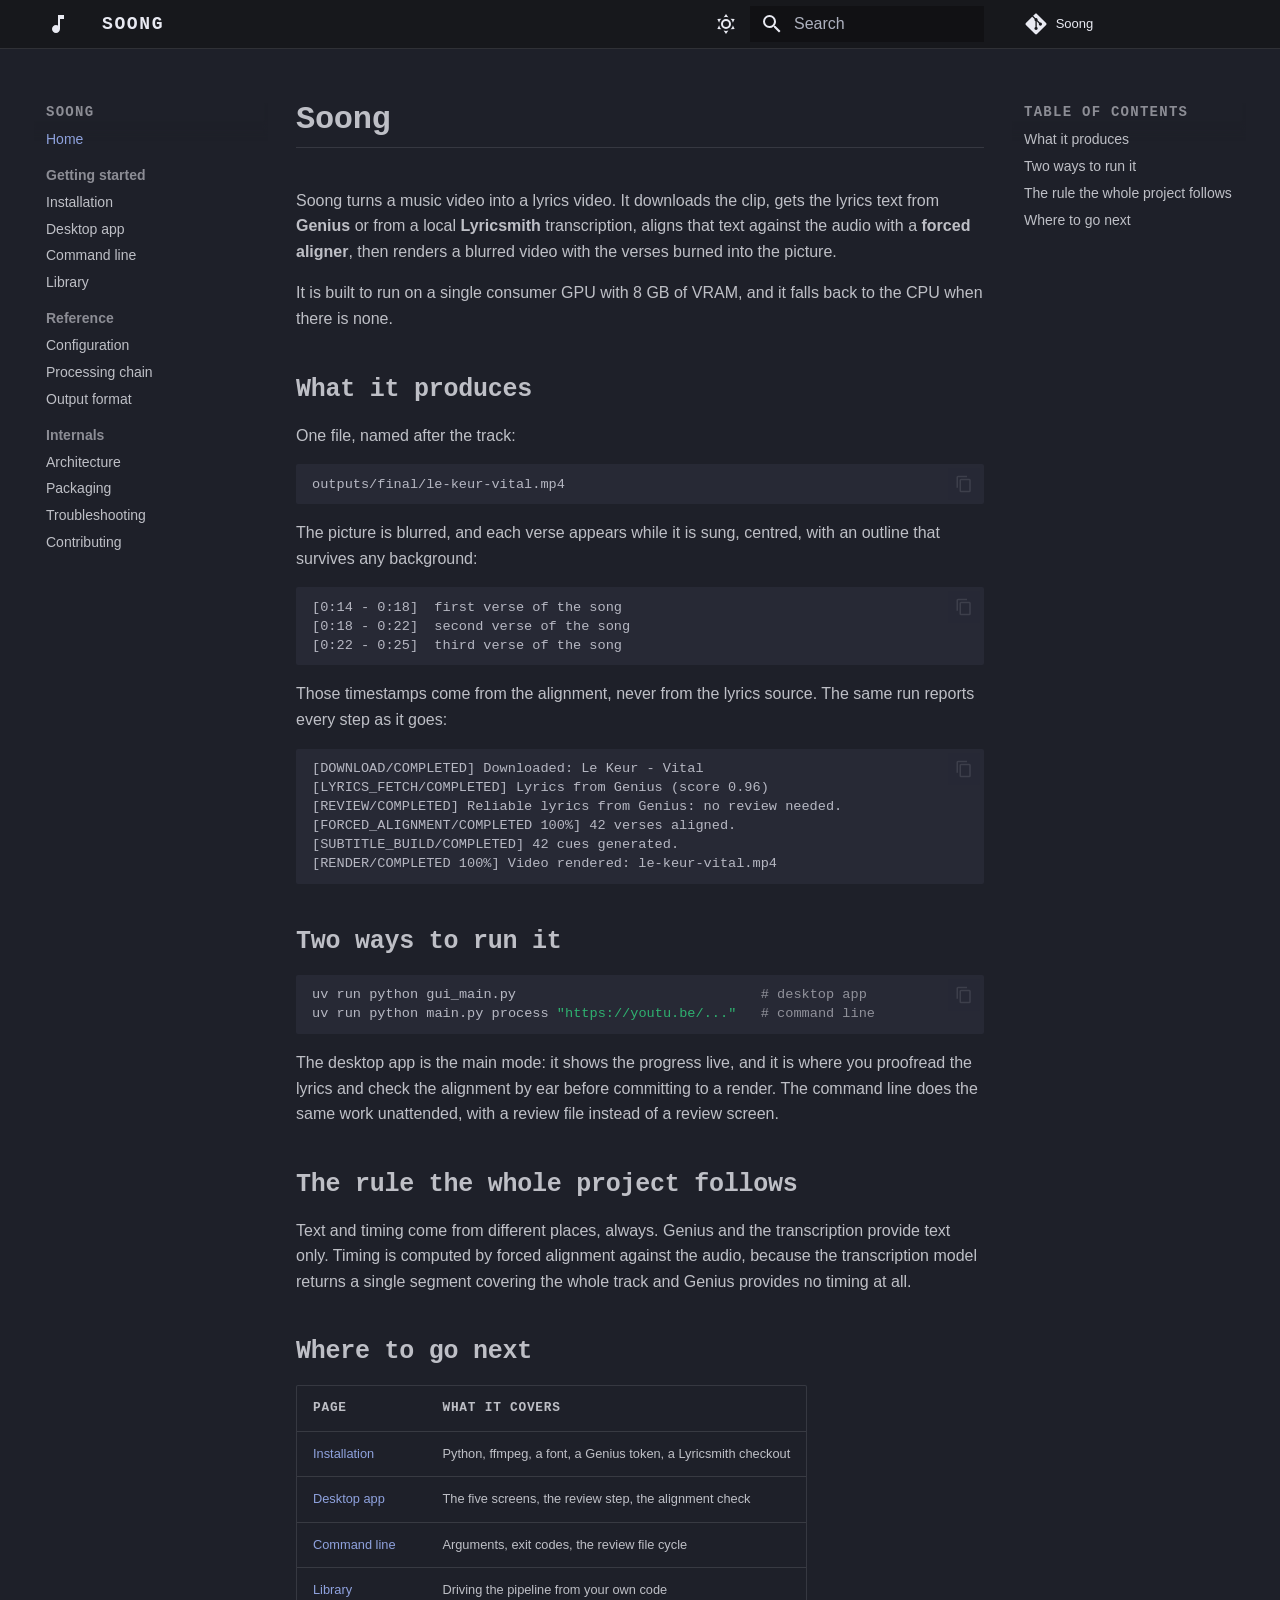
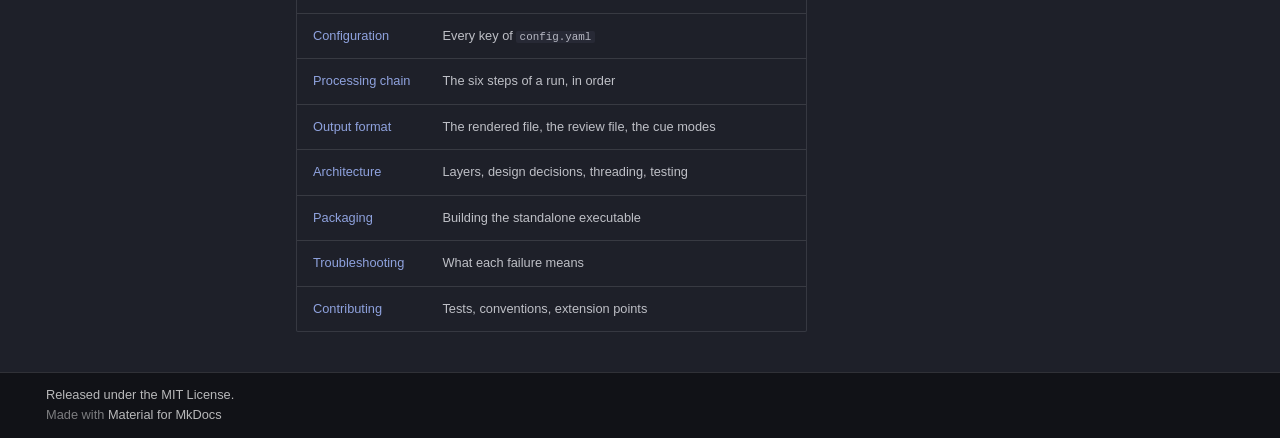
<file: index.html>
<!doctype html>
<html lang="en" class="no-js">
  <head>
    
      <meta charset="utf-8">
      <meta name="viewport" content="width=device-width,initial-scale=1">
      
        <meta name="description" content="Turn a music video into a blurred clip with aligned lyrics burned in.">
      
      
      
        <link rel="canonical" href="https://Laidwin.github.io/Soong/">
      
      
      
        <link rel="next" href="installation/">
      
      
        
      
      
      <link rel="icon" href="assets/images/favicon.png">
      <meta name="generator" content="mkdocs-1.6.1, mkdocs-material-9.7.7">
    
    
      
        <title>Soong</title>
      
    
    
      <link rel="stylesheet" href="assets/stylesheets/main.ec1eaa64.min.css">
      
        
        <link rel="stylesheet" href="assets/stylesheets/palette.ab4e12ef.min.css">
      
      


    
    
      
    
    
      
    
    
      <link rel="stylesheet" href="stylesheets/overlay.css">
    
    <script>__md_scope=new URL(".",location),__md_hash=e=>[...e].reduce(((e,_)=>(e<<5)-e+_.charCodeAt(0)),0),__md_get=(e,_=localStorage,t=__md_scope)=>JSON.parse(_.getItem(t.pathname+"."+e)),__md_set=(e,_,t=localStorage,a=__md_scope)=>{try{t.setItem(a.pathname+"."+e,JSON.stringify(_))}catch(e){}}</script>
    
      

    
    
  </head>
  
  
    
    
      
    
    
    
    
    <body dir="ltr" data-md-color-scheme="slate" data-md-color-primary="custom" data-md-color-accent="custom">
  
    
    <input class="md-toggle" data-md-toggle="drawer" type="checkbox" id="__drawer" autocomplete="off">
    <input class="md-toggle" data-md-toggle="search" type="checkbox" id="__search" autocomplete="off">
    <label class="md-overlay" for="__drawer"></label>
    <div data-md-component="skip">
      
        
        <a href="#soong" class="md-skip">
          Skip to content
        </a>
      
    </div>
    <div data-md-component="announce">
      
    </div>
    
    
      

  

<header class="md-header md-header--shadow" data-md-component="header">
  <nav class="md-header__inner md-grid" aria-label="Header">
    <a href="." title="Soong" class="md-header__button md-logo" aria-label="Soong" data-md-component="logo">
      
  
  <svg xmlns="http://www.w3.org/2000/svg" viewBox="0 0 24 24"><path d="M12 3v10.55c-.59-.34-1.27-.55-2-.55-2.21 0-4 1.79-4 4s1.79 4 4 4 4-1.79 4-4V7h4V3z"/></svg>

    </a>
    <label class="md-header__button md-icon" for="__drawer">
      
      <svg xmlns="http://www.w3.org/2000/svg" viewBox="0 0 24 24"><path d="M3 6h18v2H3zm0 5h18v2H3zm0 5h18v2H3z"/></svg>
    </label>
    <div class="md-header__title" data-md-component="header-title">
      <div class="md-header__ellipsis">
        <div class="md-header__topic">
          <span class="md-ellipsis">
            Soong
          </span>
        </div>
        <div class="md-header__topic" data-md-component="header-topic">
          <span class="md-ellipsis">
            
              Home
            
          </span>
        </div>
      </div>
    </div>
    
      
        <form class="md-header__option" data-md-component="palette">
  
    
    
    
    <input class="md-option" data-md-color-media="" data-md-color-scheme="slate" data-md-color-primary="custom" data-md-color-accent="custom"  aria-label="Switch to light mode"  type="radio" name="__palette" id="__palette_0">
    
      <label class="md-header__button md-icon" title="Switch to light mode" for="__palette_1" hidden>
        <svg xmlns="http://www.w3.org/2000/svg" viewBox="0 0 24 24"><path d="M12 7a5 5 0 0 1 5 5 5 5 0 0 1-5 5 5 5 0 0 1-5-5 5 5 0 0 1 5-5m0 2a3 3 0 0 0-3 3 3 3 0 0 0 3 3 3 3 0 0 0 3-3 3 3 0 0 0-3-3m0-7 2.39 3.42C13.65 5.15 12.84 5 12 5s-1.65.15-2.39.42zM3.34 7l4.16-.35A7.2 7.2 0 0 0 5.94 8.5c-.44.74-.69 1.5-.83 2.29zm.02 10 1.76-3.77a7.131 7.131 0 0 0 2.38 4.14zM20.65 7l-1.77 3.79a7.02 7.02 0 0 0-2.38-4.15zm-.01 10-4.14.36c.59-.51 1.12-1.14 1.54-1.86.42-.73.69-1.5.83-2.29zM12 22l-2.41-3.44c.74.27 1.55.44 2.41.44.82 0 1.63-.17 2.37-.44z"/></svg>
      </label>
    
  
    
    
    
    <input class="md-option" data-md-color-media="" data-md-color-scheme="default" data-md-color-primary="custom" data-md-color-accent="custom"  aria-label="Switch to dark mode"  type="radio" name="__palette" id="__palette_1">
    
      <label class="md-header__button md-icon" title="Switch to dark mode" for="__palette_0" hidden>
        <svg xmlns="http://www.w3.org/2000/svg" viewBox="0 0 24 24"><path d="m17.75 4.09-2.53 1.94.91 3.06-2.63-1.81-2.63 1.81.91-3.06-2.53-1.94L12.44 4l1.06-3 1.06 3zm3.5 6.91-1.64 1.25.59 1.98-1.7-1.17-1.7 1.17.59-1.98L15.75 11l2.06-.05L18.5 9l.69 1.95zm-2.28 4.95c.83-.08 1.72 1.1 1.19 1.85-.32.45-.66.87-1.08 1.27C15.17 23 8.84 23 4.94 19.07c-3.91-3.9-3.91-10.24 0-14.14.4-.4.82-.76 1.27-1.08.75-.53 1.93.36 1.85 1.19-.27 2.86.69 5.83 2.89 8.02a9.96 9.96 0 0 0 8.02 2.89m-1.64 2.02a12.08 12.08 0 0 1-7.8-3.47c-2.17-2.19-3.33-5-3.49-7.82-2.81 3.14-2.7 7.96.31 10.98 3.02 3.01 7.84 3.12 10.98.31"/></svg>
      </label>
    
  
</form>
      
    
    
      <script>var palette=__md_get("__palette");if(palette&&palette.color){if("(prefers-color-scheme)"===palette.color.media){var media=matchMedia("(prefers-color-scheme: light)"),input=document.querySelector(media.matches?"[data-md-color-media='(prefers-color-scheme: light)']":"[data-md-color-media='(prefers-color-scheme: dark)']");palette.color.media=input.getAttribute("data-md-color-media"),palette.color.scheme=input.getAttribute("data-md-color-scheme"),palette.color.primary=input.getAttribute("data-md-color-primary"),palette.color.accent=input.getAttribute("data-md-color-accent")}for(var[key,value]of Object.entries(palette.color))document.body.setAttribute("data-md-color-"+key,value)}</script>
    
    
    
      
      
        <label class="md-header__button md-icon" for="__search">
          
          <svg xmlns="http://www.w3.org/2000/svg" viewBox="0 0 24 24"><path d="M9.5 3A6.5 6.5 0 0 1 16 9.5c0 1.61-.59 3.09-1.56 4.23l.27.27h.79l5 5-1.5 1.5-5-5v-.79l-.27-.27A6.52 6.52 0 0 1 9.5 16 6.5 6.5 0 0 1 3 9.5 6.5 6.5 0 0 1 9.5 3m0 2C7 5 5 7 5 9.5S7 14 9.5 14 14 12 14 9.5 12 5 9.5 5"/></svg>
        </label>
        <div class="md-search" data-md-component="search" role="dialog">
  <label class="md-search__overlay" for="__search"></label>
  <div class="md-search__inner" role="search">
    <form class="md-search__form" name="search">
      <input type="text" class="md-search__input" name="query" aria-label="Search" placeholder="Search" autocapitalize="off" autocorrect="off" autocomplete="off" spellcheck="false" data-md-component="search-query" required>
      <label class="md-search__icon md-icon" for="__search">
        
        <svg xmlns="http://www.w3.org/2000/svg" viewBox="0 0 24 24"><path d="M9.5 3A6.5 6.5 0 0 1 16 9.5c0 1.61-.59 3.09-1.56 4.23l.27.27h.79l5 5-1.5 1.5-5-5v-.79l-.27-.27A6.52 6.52 0 0 1 9.5 16 6.5 6.5 0 0 1 3 9.5 6.5 6.5 0 0 1 9.5 3m0 2C7 5 5 7 5 9.5S7 14 9.5 14 14 12 14 9.5 12 5 9.5 5"/></svg>
        
        <svg xmlns="http://www.w3.org/2000/svg" viewBox="0 0 24 24"><path d="M20 11v2H8l5.5 5.5-1.42 1.42L4.16 12l7.92-7.92L13.5 5.5 8 11z"/></svg>
      </label>
      <nav class="md-search__options" aria-label="Search">
        
        <button type="reset" class="md-search__icon md-icon" title="Clear" aria-label="Clear" tabindex="-1">
          
          <svg xmlns="http://www.w3.org/2000/svg" viewBox="0 0 24 24"><path d="M19 6.41 17.59 5 12 10.59 6.41 5 5 6.41 10.59 12 5 17.59 6.41 19 12 13.41 17.59 19 19 17.59 13.41 12z"/></svg>
        </button>
      </nav>
      
        <div class="md-search__suggest" data-md-component="search-suggest"></div>
      
    </form>
    <div class="md-search__output">
      <div class="md-search__scrollwrap" tabindex="0" data-md-scrollfix>
        <div class="md-search-result" data-md-component="search-result">
          <div class="md-search-result__meta">
            Initializing search
          </div>
          <ol class="md-search-result__list" role="presentation"></ol>
        </div>
      </div>
    </div>
  </div>
</div>
      
    
    
      <div class="md-header__source">
        <a href="https://github.com/Laidwin/Soong" title="Go to repository" class="md-source" data-md-component="source">
  <div class="md-source__icon md-icon">
    
    <svg xmlns="http://www.w3.org/2000/svg" viewBox="0 0 448 512"><!--! Font Awesome Free 7.1.0 by @fontawesome - https://fontawesome.com License - https://fontawesome.com/license/free (Icons: CC BY 4.0, Fonts: SIL OFL 1.1, Code: MIT License) Copyright 2025 Fonticons, Inc.--><path d="M439.6 236.1 244 40.5c-5.4-5.5-12.8-8.5-20.4-8.5s-15 3-20.4 8.4L162.5 81l51.5 51.5c27.1-9.1 52.7 16.8 43.4 43.7l49.7 49.7c34.2-11.8 61.2 31 35.5 56.7-26.5 26.5-70.2-2.9-56-37.3L240.3 199v121.9c25.3 12.5 22.3 41.8 9.1 55-6.4 6.4-15.2 10.1-24.3 10.1s-17.8-3.6-24.3-10.1c-17.6-17.6-11.1-46.9 11.2-56v-123c-20.8-8.5-24.6-30.7-18.6-45L142.6 101 8.5 235.1C3 240.6 0 247.9 0 255.5s3 15 8.5 20.4l195.6 195.7c5.4 5.4 12.7 8.4 20.4 8.4s15-3 20.4-8.4l194.7-194.7c5.4-5.4 8.4-12.8 8.4-20.4s-3-15-8.4-20.4"/></svg>
  </div>
  <div class="md-source__repository">
    Soong
  </div>
</a>
      </div>
    
  </nav>
  
</header>
    
    <div class="md-container" data-md-component="container">
      
      
        
          
        
      
      <main class="md-main" data-md-component="main">
        <div class="md-main__inner md-grid">
          
            
              
              <div class="md-sidebar md-sidebar--primary" data-md-component="sidebar" data-md-type="navigation" >
                <div class="md-sidebar__scrollwrap">
                  <div class="md-sidebar__inner">
                    



<nav class="md-nav md-nav--primary" aria-label="Navigation" data-md-level="0">
  <label class="md-nav__title" for="__drawer">
    <a href="." title="Soong" class="md-nav__button md-logo" aria-label="Soong" data-md-component="logo">
      
  
  <svg xmlns="http://www.w3.org/2000/svg" viewBox="0 0 24 24"><path d="M12 3v10.55c-.59-.34-1.27-.55-2-.55-2.21 0-4 1.79-4 4s1.79 4 4 4 4-1.79 4-4V7h4V3z"/></svg>

    </a>
    Soong
  </label>
  
    <div class="md-nav__source">
      <a href="https://github.com/Laidwin/Soong" title="Go to repository" class="md-source" data-md-component="source">
  <div class="md-source__icon md-icon">
    
    <svg xmlns="http://www.w3.org/2000/svg" viewBox="0 0 448 512"><!--! Font Awesome Free 7.1.0 by @fontawesome - https://fontawesome.com License - https://fontawesome.com/license/free (Icons: CC BY 4.0, Fonts: SIL OFL 1.1, Code: MIT License) Copyright 2025 Fonticons, Inc.--><path d="M439.6 236.1 244 40.5c-5.4-5.5-12.8-8.5-20.4-8.5s-15 3-20.4 8.4L162.5 81l51.5 51.5c27.1-9.1 52.7 16.8 43.4 43.7l49.7 49.7c34.2-11.8 61.2 31 35.5 56.7-26.5 26.5-70.2-2.9-56-37.3L240.3 199v121.9c25.3 12.5 22.3 41.8 9.1 55-6.4 6.4-15.2 10.1-24.3 10.1s-17.8-3.6-24.3-10.1c-17.6-17.6-11.1-46.9 11.2-56v-123c-20.8-8.5-24.6-30.7-18.6-45L142.6 101 8.5 235.1C3 240.6 0 247.9 0 255.5s3 15 8.5 20.4l195.6 195.7c5.4 5.4 12.7 8.4 20.4 8.4s15-3 20.4-8.4l194.7-194.7c5.4-5.4 8.4-12.8 8.4-20.4s-3-15-8.4-20.4"/></svg>
  </div>
  <div class="md-source__repository">
    Soong
  </div>
</a>
    </div>
  
  <ul class="md-nav__list" data-md-scrollfix>
    
      
      
  
  
    
  
  
  
    <li class="md-nav__item md-nav__item--active">
      
      <input class="md-nav__toggle md-toggle" type="checkbox" id="__toc">
      
      
        
      
      
        <label class="md-nav__link md-nav__link--active" for="__toc">
          
  
  
  <span class="md-ellipsis">
    
  
    Home
  

    
  </span>
  
  

          <span class="md-nav__icon md-icon"></span>
        </label>
      
      <a href="." class="md-nav__link md-nav__link--active">
        
  
  
  <span class="md-ellipsis">
    
  
    Home
  

    
  </span>
  
  

      </a>
      
        

<nav class="md-nav md-nav--secondary" aria-label="Table of contents">
  
  
  
    
  
  
    <label class="md-nav__title" for="__toc">
      <span class="md-nav__icon md-icon"></span>
      Table of contents
    </label>
    <ul class="md-nav__list" data-md-component="toc" data-md-scrollfix>
      
        <li class="md-nav__item">
  <a href="#what-it-produces" class="md-nav__link">
    <span class="md-ellipsis">
      
        What it produces
      
    </span>
  </a>
  
</li>
      
        <li class="md-nav__item">
  <a href="#two-ways-to-run-it" class="md-nav__link">
    <span class="md-ellipsis">
      
        Two ways to run it
      
    </span>
  </a>
  
</li>
      
        <li class="md-nav__item">
  <a href="#the-rule-the-whole-project-follows" class="md-nav__link">
    <span class="md-ellipsis">
      
        The rule the whole project follows
      
    </span>
  </a>
  
</li>
      
        <li class="md-nav__item">
  <a href="#where-to-go-next" class="md-nav__link">
    <span class="md-ellipsis">
      
        Where to go next
      
    </span>
  </a>
  
</li>
      
    </ul>
  
</nav>
      
    </li>
  

    
      
      
  
  
  
  
    
    
    
    
      
        
        
      
    
    
    <li class="md-nav__item md-nav__item--section md-nav__item--nested">
      
        
        
        <input class="md-nav__toggle md-toggle " type="checkbox" id="__nav_2" >
        
          
          <label class="md-nav__link" for="__nav_2" id="__nav_2_label" tabindex="">
            
  
  
  <span class="md-ellipsis">
    
  
    Getting started
  

    
  </span>
  
  

            <span class="md-nav__icon md-icon"></span>
          </label>
        
        <nav class="md-nav" data-md-level="1" aria-labelledby="__nav_2_label" aria-expanded="false">
          <label class="md-nav__title" for="__nav_2">
            <span class="md-nav__icon md-icon"></span>
            
  
    Getting started
  

          </label>
          <ul class="md-nav__list" data-md-scrollfix>
            
              
                
  
  
  
  
    <li class="md-nav__item">
      <a href="installation/" class="md-nav__link">
        
  
  
  <span class="md-ellipsis">
    
  
    Installation
  

    
  </span>
  
  

      </a>
    </li>
  

              
            
              
                
  
  
  
  
    <li class="md-nav__item">
      <a href="desktop-app/" class="md-nav__link">
        
  
  
  <span class="md-ellipsis">
    
  
    Desktop app
  

    
  </span>
  
  

      </a>
    </li>
  

              
            
              
                
  
  
  
  
    <li class="md-nav__item">
      <a href="cli/" class="md-nav__link">
        
  
  
  <span class="md-ellipsis">
    
  
    Command line
  

    
  </span>
  
  

      </a>
    </li>
  

              
            
              
                
  
  
  
  
    <li class="md-nav__item">
      <a href="library/" class="md-nav__link">
        
  
  
  <span class="md-ellipsis">
    
  
    Library
  

    
  </span>
  
  

      </a>
    </li>
  

              
            
          </ul>
        </nav>
      
    </li>
  

    
      
      
  
  
  
  
    
    
    
    
      
        
        
      
    
    
    <li class="md-nav__item md-nav__item--section md-nav__item--nested">
      
        
        
        <input class="md-nav__toggle md-toggle " type="checkbox" id="__nav_3" >
        
          
          <label class="md-nav__link" for="__nav_3" id="__nav_3_label" tabindex="">
            
  
  
  <span class="md-ellipsis">
    
  
    Reference
  

    
  </span>
  
  

            <span class="md-nav__icon md-icon"></span>
          </label>
        
        <nav class="md-nav" data-md-level="1" aria-labelledby="__nav_3_label" aria-expanded="false">
          <label class="md-nav__title" for="__nav_3">
            <span class="md-nav__icon md-icon"></span>
            
  
    Reference
  

          </label>
          <ul class="md-nav__list" data-md-scrollfix>
            
              
                
  
  
  
  
    <li class="md-nav__item">
      <a href="configuration/" class="md-nav__link">
        
  
  
  <span class="md-ellipsis">
    
  
    Configuration
  

    
  </span>
  
  

      </a>
    </li>
  

              
            
              
                
  
  
  
  
    <li class="md-nav__item">
      <a href="processing-chain/" class="md-nav__link">
        
  
  
  <span class="md-ellipsis">
    
  
    Processing chain
  

    
  </span>
  
  

      </a>
    </li>
  

              
            
              
                
  
  
  
  
    <li class="md-nav__item">
      <a href="output/" class="md-nav__link">
        
  
  
  <span class="md-ellipsis">
    
  
    Output format
  

    
  </span>
  
  

      </a>
    </li>
  

              
            
          </ul>
        </nav>
      
    </li>
  

    
      
      
  
  
  
  
    
    
    
    
      
        
        
      
    
    
    <li class="md-nav__item md-nav__item--section md-nav__item--nested">
      
        
        
        <input class="md-nav__toggle md-toggle " type="checkbox" id="__nav_4" >
        
          
          <label class="md-nav__link" for="__nav_4" id="__nav_4_label" tabindex="">
            
  
  
  <span class="md-ellipsis">
    
  
    Internals
  

    
  </span>
  
  

            <span class="md-nav__icon md-icon"></span>
          </label>
        
        <nav class="md-nav" data-md-level="1" aria-labelledby="__nav_4_label" aria-expanded="false">
          <label class="md-nav__title" for="__nav_4">
            <span class="md-nav__icon md-icon"></span>
            
  
    Internals
  

          </label>
          <ul class="md-nav__list" data-md-scrollfix>
            
              
                
  
  
  
  
    <li class="md-nav__item">
      <a href="architecture/" class="md-nav__link">
        
  
  
  <span class="md-ellipsis">
    
  
    Architecture
  

    
  </span>
  
  

      </a>
    </li>
  

              
            
              
                
  
  
  
  
    <li class="md-nav__item">
      <a href="packaging/" class="md-nav__link">
        
  
  
  <span class="md-ellipsis">
    
  
    Packaging
  

    
  </span>
  
  

      </a>
    </li>
  

              
            
              
                
  
  
  
  
    <li class="md-nav__item">
      <a href="troubleshooting/" class="md-nav__link">
        
  
  
  <span class="md-ellipsis">
    
  
    Troubleshooting
  

    
  </span>
  
  

      </a>
    </li>
  

              
            
              
                
  
  
  
  
    <li class="md-nav__item">
      <a href="contributing/" class="md-nav__link">
        
  
  
  <span class="md-ellipsis">
    
  
    Contributing
  

    
  </span>
  
  

      </a>
    </li>
  

              
            
          </ul>
        </nav>
      
    </li>
  

    
  </ul>
</nav>
                  </div>
                </div>
              </div>
            
            
              
              <div class="md-sidebar md-sidebar--secondary" data-md-component="sidebar" data-md-type="toc" >
                <div class="md-sidebar__scrollwrap">
                  <div class="md-sidebar__inner">
                    

<nav class="md-nav md-nav--secondary" aria-label="Table of contents">
  
  
  
    
  
  
    <label class="md-nav__title" for="__toc">
      <span class="md-nav__icon md-icon"></span>
      Table of contents
    </label>
    <ul class="md-nav__list" data-md-component="toc" data-md-scrollfix>
      
        <li class="md-nav__item">
  <a href="#what-it-produces" class="md-nav__link">
    <span class="md-ellipsis">
      
        What it produces
      
    </span>
  </a>
  
</li>
      
        <li class="md-nav__item">
  <a href="#two-ways-to-run-it" class="md-nav__link">
    <span class="md-ellipsis">
      
        Two ways to run it
      
    </span>
  </a>
  
</li>
      
        <li class="md-nav__item">
  <a href="#the-rule-the-whole-project-follows" class="md-nav__link">
    <span class="md-ellipsis">
      
        The rule the whole project follows
      
    </span>
  </a>
  
</li>
      
        <li class="md-nav__item">
  <a href="#where-to-go-next" class="md-nav__link">
    <span class="md-ellipsis">
      
        Where to go next
      
    </span>
  </a>
  
</li>
      
    </ul>
  
</nav>
                  </div>
                </div>
              </div>
            
          
          
            <div class="md-content" data-md-component="content">
              
              <article class="md-content__inner md-typeset">
                
                  


  
  


<h1 id="soong">Soong<a class="headerlink" href="#soong" title="Permanent link">&para;</a></h1>
<p>Soong turns a music video into a lyrics video. It downloads the clip, gets the
lyrics text from <strong>Genius</strong> or from a local <strong>Lyricsmith</strong> transcription, aligns
that text against the audio with a <strong>forced aligner</strong>, then renders a blurred
video with the verses burned into the picture.</p>
<p>It is built to run on a single consumer GPU with 8 GB of VRAM, and it falls
back to the CPU when there is none.</p>
<h2 id="what-it-produces">What it produces<a class="headerlink" href="#what-it-produces" title="Permanent link">&para;</a></h2>
<p>One file, named after the track:</p>
<div class="highlight"><pre><span></span><code><a id="__codelineno-0-1" name="__codelineno-0-1" href="#__codelineno-0-1"></a>outputs/final/le-keur-vital.mp4
</code></pre></div>
<p>The picture is blurred, and each verse appears while it is sung, centred, with
an outline that survives any background:</p>
<div class="highlight"><pre><span></span><code><a id="__codelineno-1-1" name="__codelineno-1-1" href="#__codelineno-1-1"></a>[0:14 - 0:18]  first verse of the song
<a id="__codelineno-1-2" name="__codelineno-1-2" href="#__codelineno-1-2"></a>[0:18 - 0:22]  second verse of the song
<a id="__codelineno-1-3" name="__codelineno-1-3" href="#__codelineno-1-3"></a>[0:22 - 0:25]  third verse of the song
</code></pre></div>
<p>Those timestamps come from the alignment, never from the lyrics source. The
same run reports every step as it goes:</p>
<div class="highlight"><pre><span></span><code><a id="__codelineno-2-1" name="__codelineno-2-1" href="#__codelineno-2-1"></a>[DOWNLOAD/COMPLETED] Downloaded: Le Keur - Vital
<a id="__codelineno-2-2" name="__codelineno-2-2" href="#__codelineno-2-2"></a>[LYRICS_FETCH/COMPLETED] Lyrics from Genius (score 0.96)
<a id="__codelineno-2-3" name="__codelineno-2-3" href="#__codelineno-2-3"></a>[REVIEW/COMPLETED] Reliable lyrics from Genius: no review needed.
<a id="__codelineno-2-4" name="__codelineno-2-4" href="#__codelineno-2-4"></a>[FORCED_ALIGNMENT/COMPLETED 100%] 42 verses aligned.
<a id="__codelineno-2-5" name="__codelineno-2-5" href="#__codelineno-2-5"></a>[SUBTITLE_BUILD/COMPLETED] 42 cues generated.
<a id="__codelineno-2-6" name="__codelineno-2-6" href="#__codelineno-2-6"></a>[RENDER/COMPLETED 100%] Video rendered: le-keur-vital.mp4
</code></pre></div>
<h2 id="two-ways-to-run-it">Two ways to run it<a class="headerlink" href="#two-ways-to-run-it" title="Permanent link">&para;</a></h2>
<div class="highlight"><pre><span></span><code><a id="__codelineno-3-1" name="__codelineno-3-1" href="#__codelineno-3-1"></a>uv<span class="w"> </span>run<span class="w"> </span>python<span class="w"> </span>gui_main.py<span class="w">                              </span><span class="c1"># desktop app</span>
<a id="__codelineno-3-2" name="__codelineno-3-2" href="#__codelineno-3-2"></a>uv<span class="w"> </span>run<span class="w"> </span>python<span class="w"> </span>main.py<span class="w"> </span>process<span class="w"> </span><span class="s2">"https://youtu.be/..."</span><span class="w">   </span><span class="c1"># command line</span>
</code></pre></div>
<p>The desktop app is the main mode: it shows the progress live, and it is where
you proofread the lyrics and check the alignment by ear before committing to a
render. The command line does the same work unattended, with a review file
instead of a review screen.</p>
<h2 id="the-rule-the-whole-project-follows">The rule the whole project follows<a class="headerlink" href="#the-rule-the-whole-project-follows" title="Permanent link">&para;</a></h2>
<p>Text and timing come from different places, always. Genius and the
transcription provide text only. Timing is computed by forced alignment against
the audio, because the transcription model returns a single segment covering
the whole track and Genius provides no timing at all.</p>
<h2 id="where-to-go-next">Where to go next<a class="headerlink" href="#where-to-go-next" title="Permanent link">&para;</a></h2>
<table>
<thead>
<tr>
<th>Page</th>
<th>What it covers</th>
</tr>
</thead>
<tbody>
<tr>
<td><a href="installation/">Installation</a></td>
<td>Python, ffmpeg, a font, a Genius token, a Lyricsmith checkout</td>
</tr>
<tr>
<td><a href="desktop-app/">Desktop app</a></td>
<td>The five screens, the review step, the alignment check</td>
</tr>
<tr>
<td><a href="cli/">Command line</a></td>
<td>Arguments, exit codes, the review file cycle</td>
</tr>
<tr>
<td><a href="library/">Library</a></td>
<td>Driving the pipeline from your own code</td>
</tr>
<tr>
<td><a href="configuration/">Configuration</a></td>
<td>Every key of <code>config.yaml</code></td>
</tr>
<tr>
<td><a href="processing-chain/">Processing chain</a></td>
<td>The six steps of a run, in order</td>
</tr>
<tr>
<td><a href="output/">Output format</a></td>
<td>The rendered file, the review file, the cue modes</td>
</tr>
<tr>
<td><a href="architecture/">Architecture</a></td>
<td>Layers, design decisions, threading, testing</td>
</tr>
<tr>
<td><a href="packaging/">Packaging</a></td>
<td>Building the standalone executable</td>
</tr>
<tr>
<td><a href="troubleshooting/">Troubleshooting</a></td>
<td>What each failure means</td>
</tr>
<tr>
<td><a href="contributing/">Contributing</a></td>
<td>Tests, conventions, extension points</td>
</tr>
</tbody>
</table>












                
              </article>
            </div>
          
          
<script>var target=document.getElementById(location.hash.slice(1));target&&target.name&&(target.checked=target.name.startsWith("__tabbed_"))</script>
        </div>
        
          <button type="button" class="md-top md-icon" data-md-component="top" hidden>
  
  <svg xmlns="http://www.w3.org/2000/svg" viewBox="0 0 24 24"><path d="M13 20h-2V8l-5.5 5.5-1.42-1.42L12 4.16l7.92 7.92-1.42 1.42L13 8z"/></svg>
  Back to top
</button>
        
      </main>
      
        <footer class="md-footer">
  
  <div class="md-footer-meta md-typeset">
    <div class="md-footer-meta__inner md-grid">
      <div class="md-copyright">
  
    <div class="md-copyright__highlight">
      Released under the MIT License.
    </div>
  
  
    Made with
    <a href="https://squidfunk.github.io/mkdocs-material/" target="_blank" rel="noopener">
      Material for MkDocs
    </a>
  
</div>
      
    </div>
  </div>
</footer>
      
    </div>
    <div class="md-dialog" data-md-component="dialog">
      <div class="md-dialog__inner md-typeset"></div>
    </div>
    
    
    
      
      
      <script id="__config" type="application/json">{"annotate": null, "base": ".", "features": ["navigation.sections", "navigation.top", "toc.follow", "content.code.copy", "search.highlight", "search.suggest"], "search": "assets/javascripts/workers/search.2c215733.min.js", "tags": null, "translations": {"clipboard.copied": "Copied to clipboard", "clipboard.copy": "Copy to clipboard", "search.result.more.one": "1 more on this page", "search.result.more.other": "# more on this page", "search.result.none": "No matching documents", "search.result.one": "1 matching document", "search.result.other": "# matching documents", "search.result.placeholder": "Type to start searching", "search.result.term.missing": "Missing", "select.version": "Select version"}, "version": null}</script>
    
    
      <script src="assets/javascripts/bundle.d7400e89.min.js"></script>
      
    
  </body>
</html>
</file>
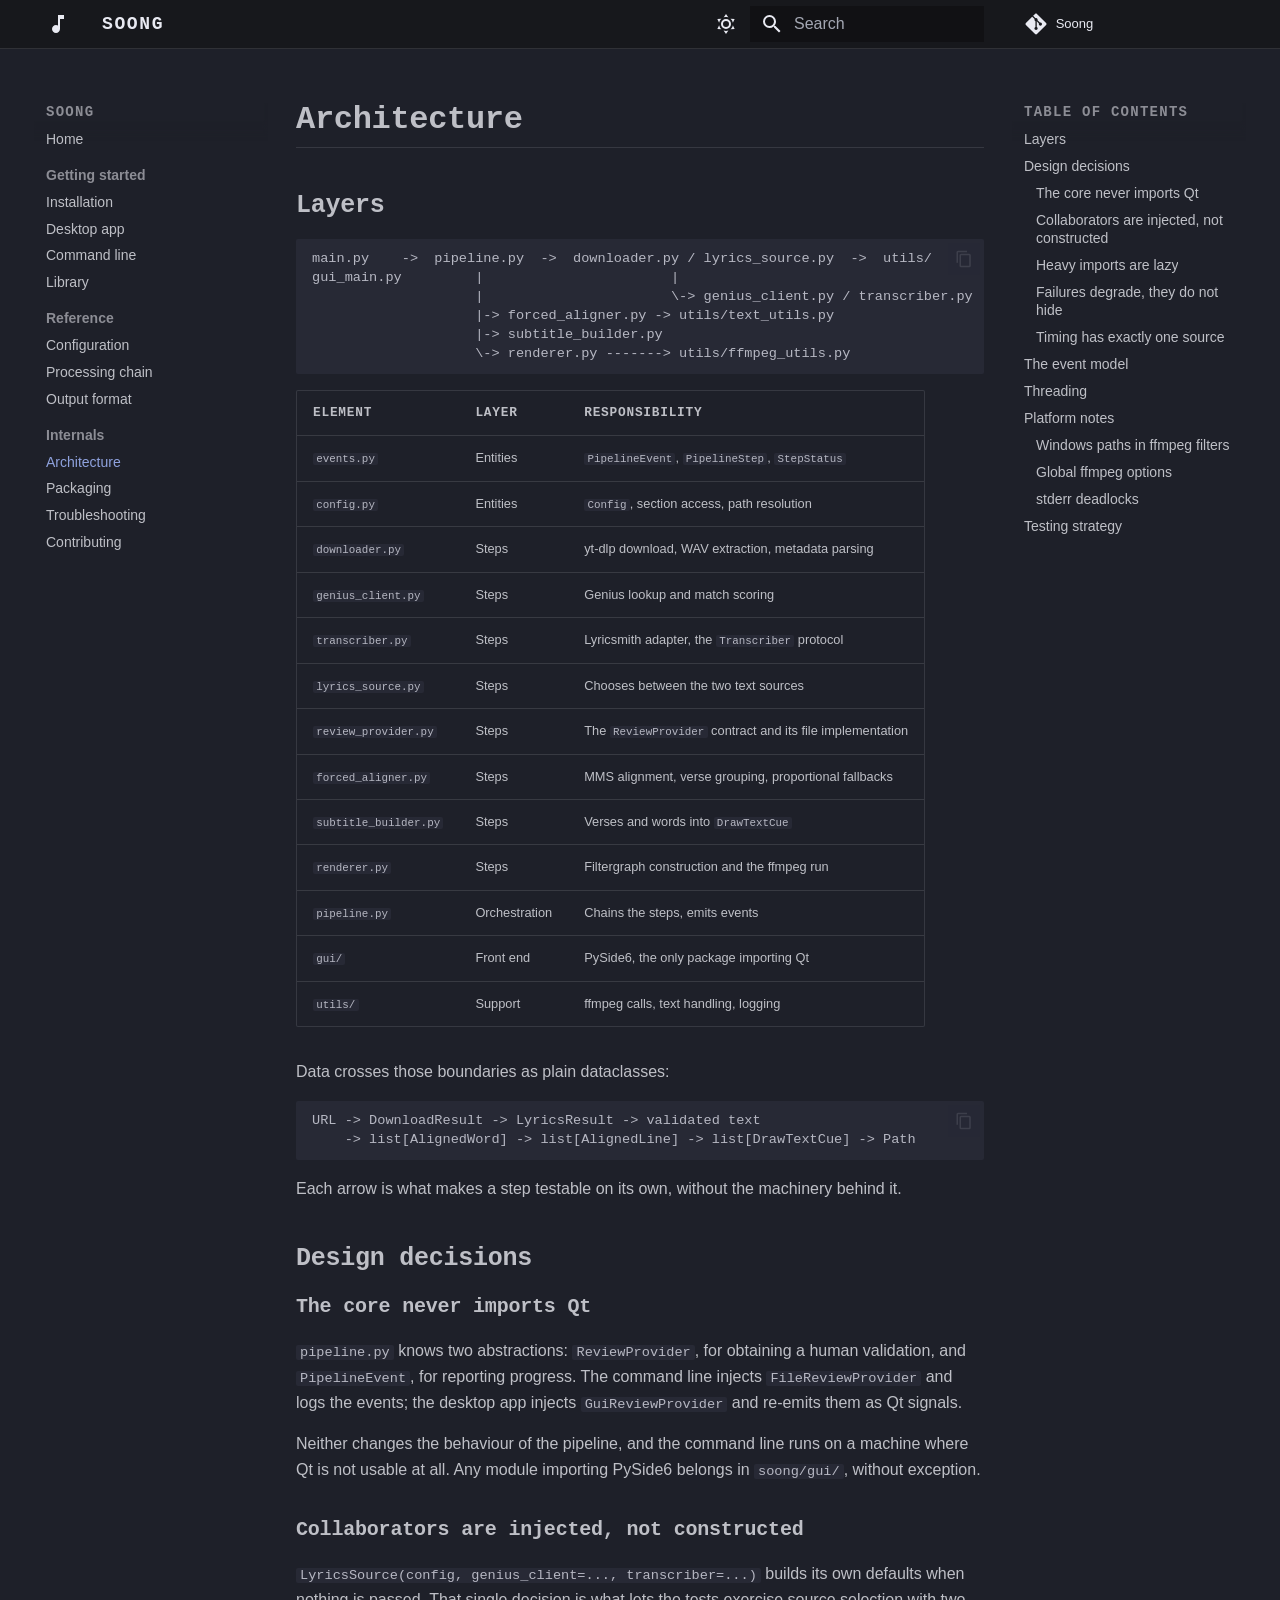
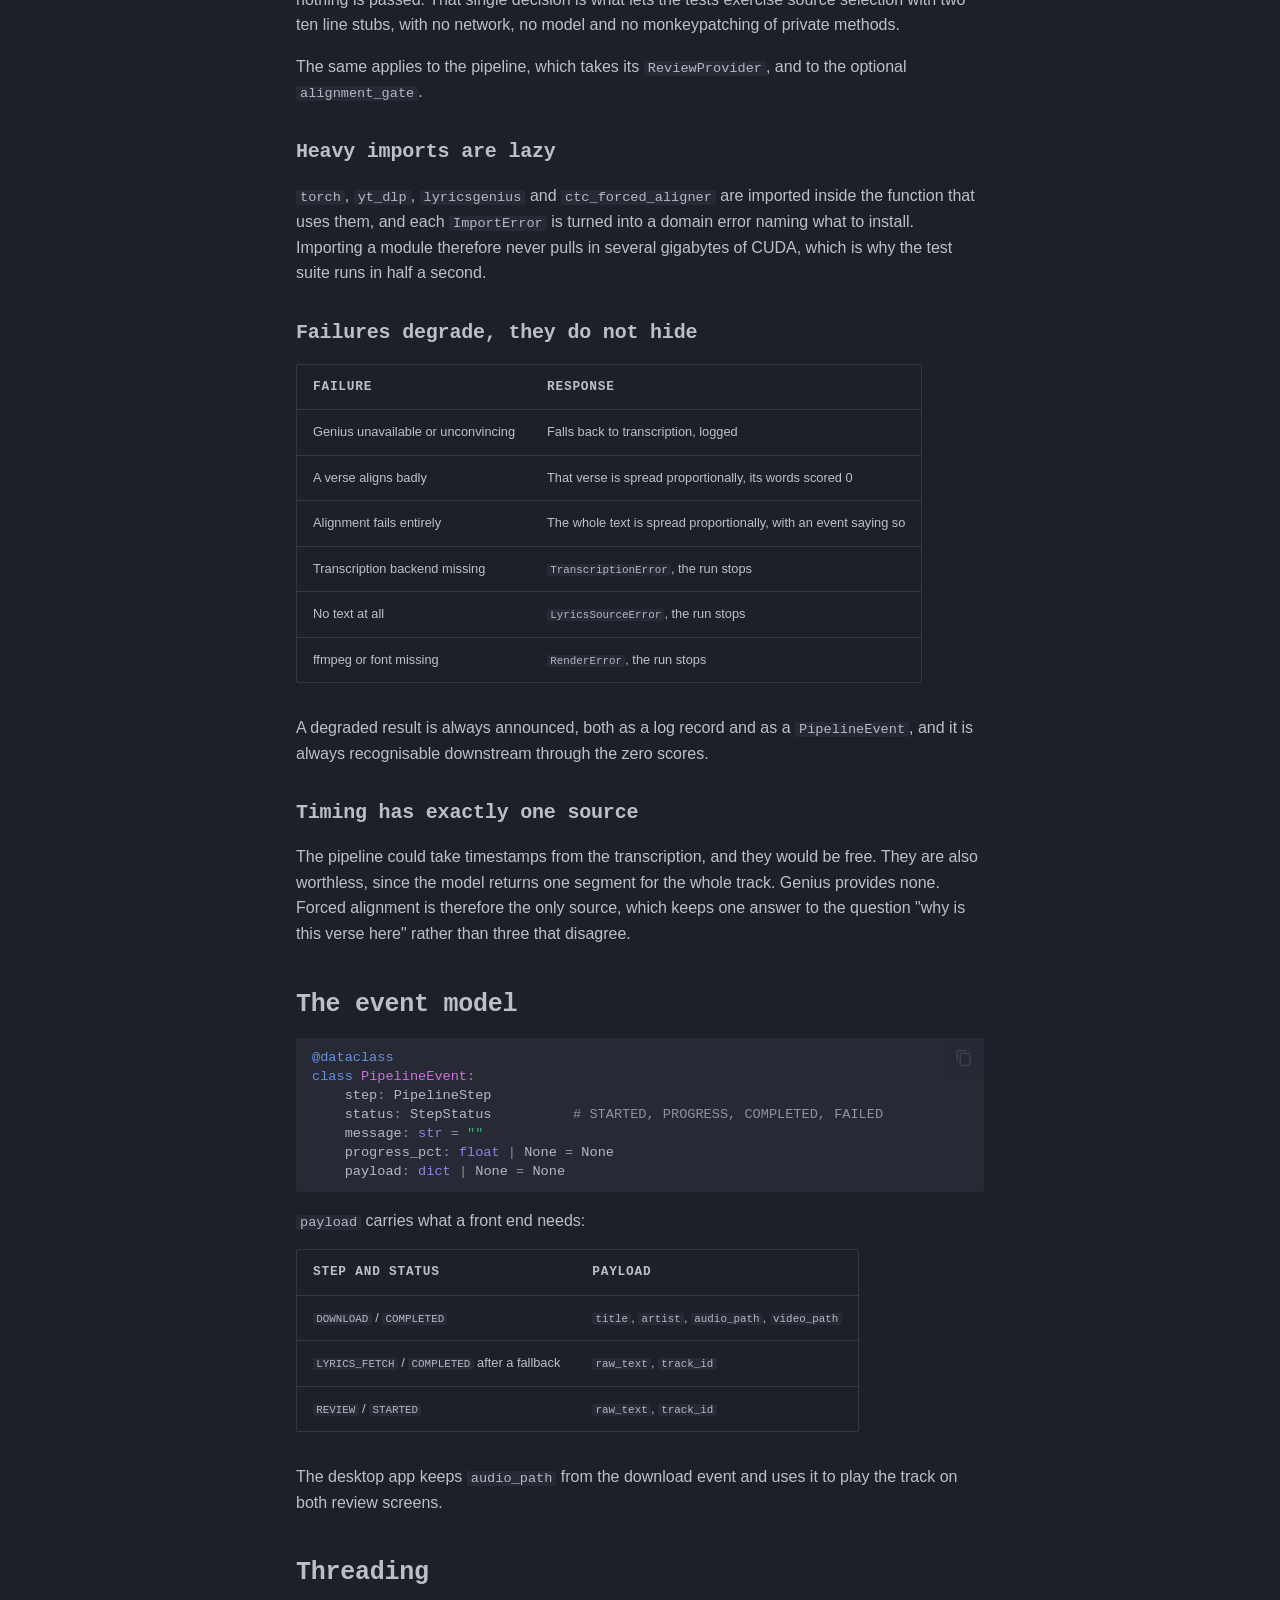
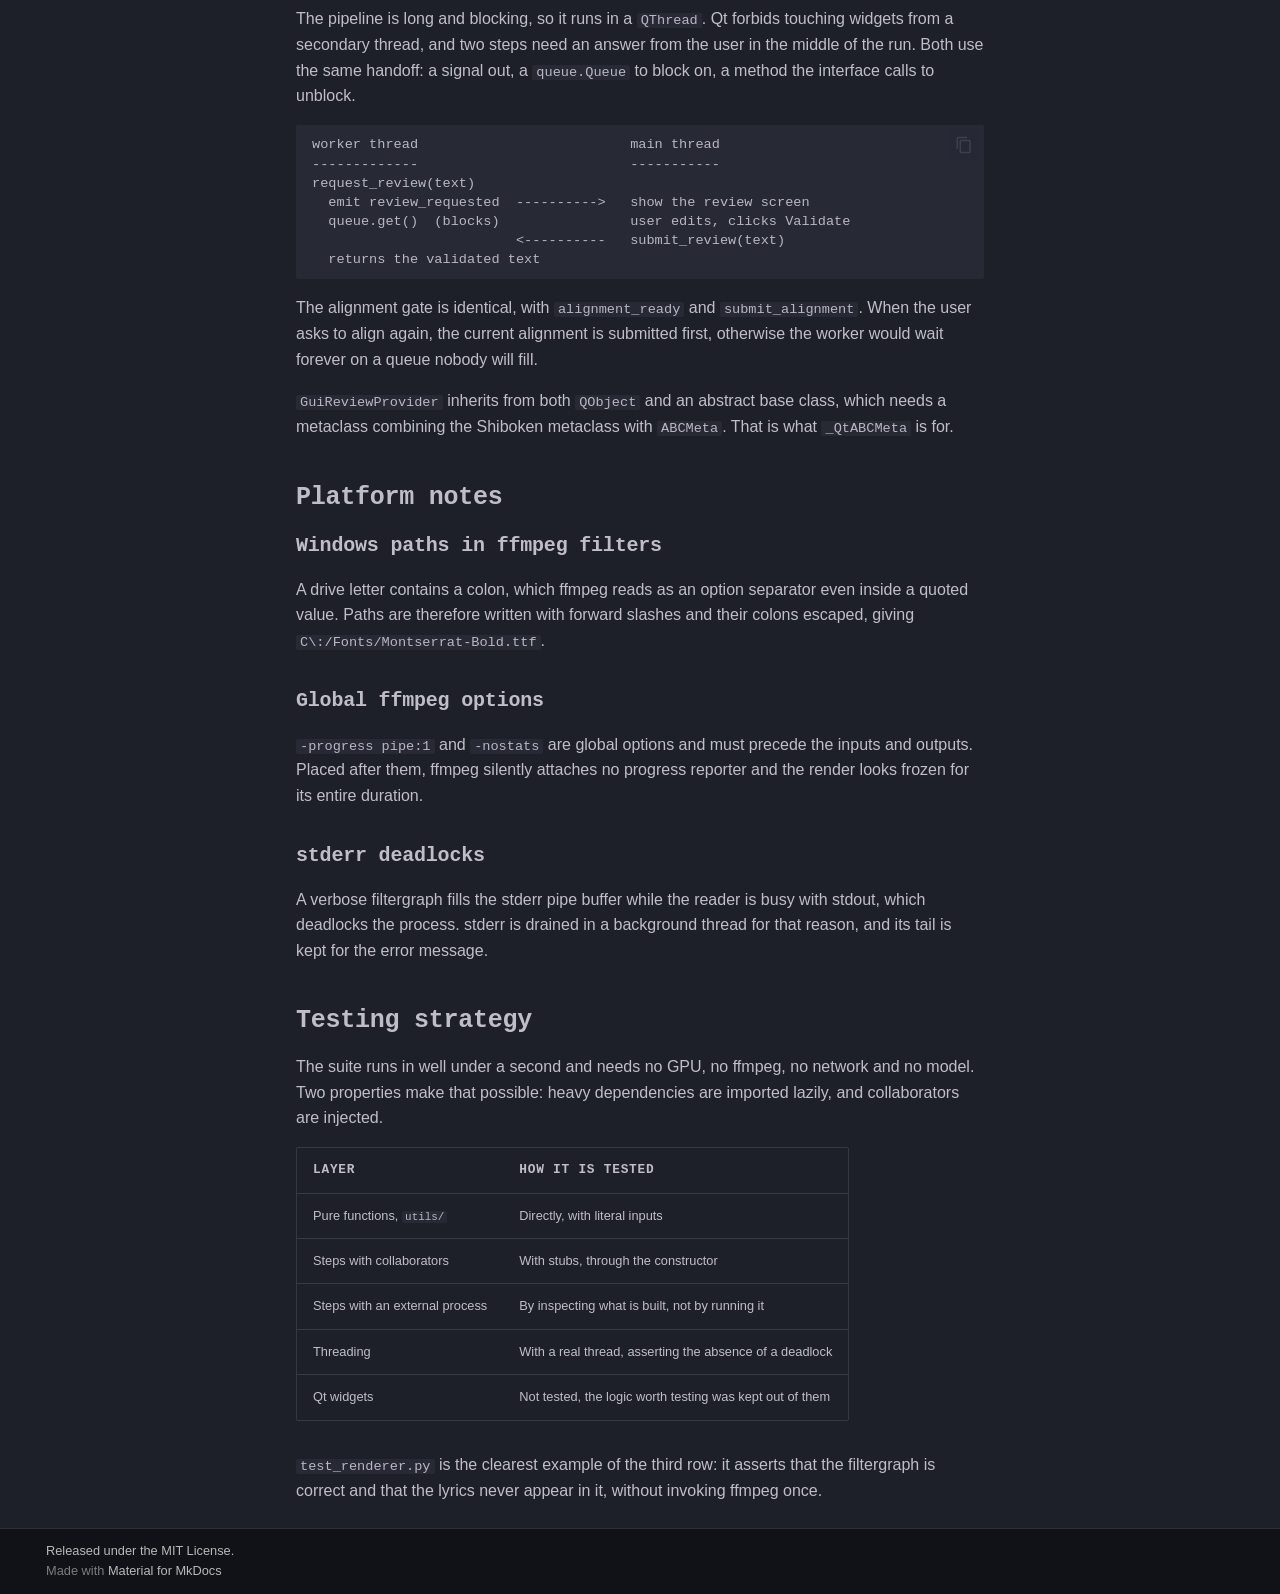
<file: architecture/index.html>
<!doctype html>
<html lang="en" class="no-js">
  <head>
    
      <meta charset="utf-8">
      <meta name="viewport" content="width=device-width,initial-scale=1">
      
        <meta name="description" content="Turn a music video into a blurred clip with aligned lyrics burned in.">
      
      
      
        <link rel="canonical" href="https://Laidwin.github.io/Soong/architecture/">
      
      
        <link rel="prev" href="../output/">
      
      
        <link rel="next" href="../packaging/">
      
      
        
      
      
      <link rel="icon" href="../assets/images/favicon.png">
      <meta name="generator" content="mkdocs-1.6.1, mkdocs-material-9.7.7">
    
    
      
        <title>Architecture - Soong</title>
      
    
    
      <link rel="stylesheet" href="../assets/stylesheets/main.ec1eaa64.min.css">
      
        
        <link rel="stylesheet" href="../assets/stylesheets/palette.ab4e12ef.min.css">
      
      


    
    
      
    
    
      
    
    
      <link rel="stylesheet" href="../stylesheets/overlay.css">
    
    <script>__md_scope=new URL("..",location),__md_hash=e=>[...e].reduce(((e,_)=>(e<<5)-e+_.charCodeAt(0)),0),__md_get=(e,_=localStorage,t=__md_scope)=>JSON.parse(_.getItem(t.pathname+"."+e)),__md_set=(e,_,t=localStorage,a=__md_scope)=>{try{t.setItem(a.pathname+"."+e,JSON.stringify(_))}catch(e){}}</script>
    
      

    
    
  </head>
  
  
    
    
      
    
    
    
    
    <body dir="ltr" data-md-color-scheme="slate" data-md-color-primary="custom" data-md-color-accent="custom">
  
    
    <input class="md-toggle" data-md-toggle="drawer" type="checkbox" id="__drawer" autocomplete="off">
    <input class="md-toggle" data-md-toggle="search" type="checkbox" id="__search" autocomplete="off">
    <label class="md-overlay" for="__drawer"></label>
    <div data-md-component="skip">
      
        
        <a href="#architecture" class="md-skip">
          Skip to content
        </a>
      
    </div>
    <div data-md-component="announce">
      
    </div>
    
    
      

  

<header class="md-header md-header--shadow" data-md-component="header">
  <nav class="md-header__inner md-grid" aria-label="Header">
    <a href=".." title="Soong" class="md-header__button md-logo" aria-label="Soong" data-md-component="logo">
      
  
  <svg xmlns="http://www.w3.org/2000/svg" viewBox="0 0 24 24"><path d="M12 3v10.55c-.59-.34-1.27-.55-2-.55-2.21 0-4 1.79-4 4s1.79 4 4 4 4-1.79 4-4V7h4V3z"/></svg>

    </a>
    <label class="md-header__button md-icon" for="__drawer">
      
      <svg xmlns="http://www.w3.org/2000/svg" viewBox="0 0 24 24"><path d="M3 6h18v2H3zm0 5h18v2H3zm0 5h18v2H3z"/></svg>
    </label>
    <div class="md-header__title" data-md-component="header-title">
      <div class="md-header__ellipsis">
        <div class="md-header__topic">
          <span class="md-ellipsis">
            Soong
          </span>
        </div>
        <div class="md-header__topic" data-md-component="header-topic">
          <span class="md-ellipsis">
            
              Architecture
            
          </span>
        </div>
      </div>
    </div>
    
      
        <form class="md-header__option" data-md-component="palette">
  
    
    
    
    <input class="md-option" data-md-color-media="" data-md-color-scheme="slate" data-md-color-primary="custom" data-md-color-accent="custom"  aria-label="Switch to light mode"  type="radio" name="__palette" id="__palette_0">
    
      <label class="md-header__button md-icon" title="Switch to light mode" for="__palette_1" hidden>
        <svg xmlns="http://www.w3.org/2000/svg" viewBox="0 0 24 24"><path d="M12 7a5 5 0 0 1 5 5 5 5 0 0 1-5 5 5 5 0 0 1-5-5 5 5 0 0 1 5-5m0 2a3 3 0 0 0-3 3 3 3 0 0 0 3 3 3 3 0 0 0 3-3 3 3 0 0 0-3-3m0-7 2.39 3.42C13.65 5.15 12.84 5 12 5s-1.65.15-2.39.42zM3.34 7l4.16-.35A7.2 7.2 0 0 0 5.94 8.5c-.44.74-.69 1.5-.83 2.29zm.02 10 1.76-3.77a7.131 7.131 0 0 0 2.38 4.14zM20.65 7l-1.77 3.79a7.02 7.02 0 0 0-2.38-4.15zm-.01 10-4.14.36c.59-.51 1.12-1.14 1.54-1.86.42-.73.69-1.5.83-2.29zM12 22l-2.41-3.44c.74.27 1.55.44 2.41.44.82 0 1.63-.17 2.37-.44z"/></svg>
      </label>
    
  
    
    
    
    <input class="md-option" data-md-color-media="" data-md-color-scheme="default" data-md-color-primary="custom" data-md-color-accent="custom"  aria-label="Switch to dark mode"  type="radio" name="__palette" id="__palette_1">
    
      <label class="md-header__button md-icon" title="Switch to dark mode" for="__palette_0" hidden>
        <svg xmlns="http://www.w3.org/2000/svg" viewBox="0 0 24 24"><path d="m17.75 4.09-2.53 1.94.91 3.06-2.63-1.81-2.63 1.81.91-3.06-2.53-1.94L12.44 4l1.06-3 1.06 3zm3.5 6.91-1.64 1.25.59 1.98-1.7-1.17-1.7 1.17.59-1.98L15.75 11l2.06-.05L18.5 9l.69 1.95zm-2.28 4.95c.83-.08 1.72 1.1 1.19 1.85-.32.45-.66.87-1.08 1.27C15.17 23 8.84 23 4.94 19.07c-3.91-3.9-3.91-10.24 0-14.14.4-.4.82-.76 1.27-1.08.75-.53 1.93.36 1.85 1.19-.27 2.86.69 5.83 2.89 8.02a9.96 9.96 0 0 0 8.02 2.89m-1.64 2.02a12.08 12.08 0 0 1-7.8-3.47c-2.17-2.19-3.33-5-3.49-7.82-2.81 3.14-2.7 7.96.31 10.98 3.02 3.01 7.84 3.12 10.98.31"/></svg>
      </label>
    
  
</form>
      
    
    
      <script>var palette=__md_get("__palette");if(palette&&palette.color){if("(prefers-color-scheme)"===palette.color.media){var media=matchMedia("(prefers-color-scheme: light)"),input=document.querySelector(media.matches?"[data-md-color-media='(prefers-color-scheme: light)']":"[data-md-color-media='(prefers-color-scheme: dark)']");palette.color.media=input.getAttribute("data-md-color-media"),palette.color.scheme=input.getAttribute("data-md-color-scheme"),palette.color.primary=input.getAttribute("data-md-color-primary"),palette.color.accent=input.getAttribute("data-md-color-accent")}for(var[key,value]of Object.entries(palette.color))document.body.setAttribute("data-md-color-"+key,value)}</script>
    
    
    
      
      
        <label class="md-header__button md-icon" for="__search">
          
          <svg xmlns="http://www.w3.org/2000/svg" viewBox="0 0 24 24"><path d="M9.5 3A6.5 6.5 0 0 1 16 9.5c0 1.61-.59 3.09-1.56 4.23l.27.27h.79l5 5-1.5 1.5-5-5v-.79l-.27-.27A6.52 6.52 0 0 1 9.5 16 6.5 6.5 0 0 1 3 9.5 6.5 6.5 0 0 1 9.5 3m0 2C7 5 5 7 5 9.5S7 14 9.5 14 14 12 14 9.5 12 5 9.5 5"/></svg>
        </label>
        <div class="md-search" data-md-component="search" role="dialog">
  <label class="md-search__overlay" for="__search"></label>
  <div class="md-search__inner" role="search">
    <form class="md-search__form" name="search">
      <input type="text" class="md-search__input" name="query" aria-label="Search" placeholder="Search" autocapitalize="off" autocorrect="off" autocomplete="off" spellcheck="false" data-md-component="search-query" required>
      <label class="md-search__icon md-icon" for="__search">
        
        <svg xmlns="http://www.w3.org/2000/svg" viewBox="0 0 24 24"><path d="M9.5 3A6.5 6.5 0 0 1 16 9.5c0 1.61-.59 3.09-1.56 4.23l.27.27h.79l5 5-1.5 1.5-5-5v-.79l-.27-.27A6.52 6.52 0 0 1 9.5 16 6.5 6.5 0 0 1 3 9.5 6.5 6.5 0 0 1 9.5 3m0 2C7 5 5 7 5 9.5S7 14 9.5 14 14 12 14 9.5 12 5 9.5 5"/></svg>
        
        <svg xmlns="http://www.w3.org/2000/svg" viewBox="0 0 24 24"><path d="M20 11v2H8l5.5 5.5-1.42 1.42L4.16 12l7.92-7.92L13.5 5.5 8 11z"/></svg>
      </label>
      <nav class="md-search__options" aria-label="Search">
        
        <button type="reset" class="md-search__icon md-icon" title="Clear" aria-label="Clear" tabindex="-1">
          
          <svg xmlns="http://www.w3.org/2000/svg" viewBox="0 0 24 24"><path d="M19 6.41 17.59 5 12 10.59 6.41 5 5 6.41 10.59 12 5 17.59 6.41 19 12 13.41 17.59 19 19 17.59 13.41 12z"/></svg>
        </button>
      </nav>
      
        <div class="md-search__suggest" data-md-component="search-suggest"></div>
      
    </form>
    <div class="md-search__output">
      <div class="md-search__scrollwrap" tabindex="0" data-md-scrollfix>
        <div class="md-search-result" data-md-component="search-result">
          <div class="md-search-result__meta">
            Initializing search
          </div>
          <ol class="md-search-result__list" role="presentation"></ol>
        </div>
      </div>
    </div>
  </div>
</div>
      
    
    
      <div class="md-header__source">
        <a href="https://github.com/Laidwin/Soong" title="Go to repository" class="md-source" data-md-component="source">
  <div class="md-source__icon md-icon">
    
    <svg xmlns="http://www.w3.org/2000/svg" viewBox="0 0 448 512"><!--! Font Awesome Free 7.1.0 by @fontawesome - https://fontawesome.com License - https://fontawesome.com/license/free (Icons: CC BY 4.0, Fonts: SIL OFL 1.1, Code: MIT License) Copyright 2025 Fonticons, Inc.--><path d="M439.6 236.1 244 40.5c-5.4-5.5-12.8-8.5-20.4-8.5s-15 3-20.4 8.4L162.5 81l51.5 51.5c27.1-9.1 52.7 16.8 43.4 43.7l49.7 49.7c34.2-11.8 61.2 31 35.5 56.7-26.5 26.5-70.2-2.9-56-37.3L240.3 199v121.9c25.3 12.5 22.3 41.8 9.1 55-6.4 6.4-15.2 10.1-24.3 10.1s-17.8-3.6-24.3-10.1c-17.6-17.6-11.1-46.9 11.2-56v-123c-20.8-8.5-24.6-30.7-18.6-45L142.6 101 8.5 235.1C3 240.6 0 247.9 0 255.5s3 15 8.5 20.4l195.6 195.7c5.4 5.4 12.7 8.4 20.4 8.4s15-3 20.4-8.4l194.7-194.7c5.4-5.4 8.4-12.8 8.4-20.4s-3-15-8.4-20.4"/></svg>
  </div>
  <div class="md-source__repository">
    Soong
  </div>
</a>
      </div>
    
  </nav>
  
</header>
    
    <div class="md-container" data-md-component="container">
      
      
        
          
        
      
      <main class="md-main" data-md-component="main">
        <div class="md-main__inner md-grid">
          
            
              
              <div class="md-sidebar md-sidebar--primary" data-md-component="sidebar" data-md-type="navigation" >
                <div class="md-sidebar__scrollwrap">
                  <div class="md-sidebar__inner">
                    



<nav class="md-nav md-nav--primary" aria-label="Navigation" data-md-level="0">
  <label class="md-nav__title" for="__drawer">
    <a href=".." title="Soong" class="md-nav__button md-logo" aria-label="Soong" data-md-component="logo">
      
  
  <svg xmlns="http://www.w3.org/2000/svg" viewBox="0 0 24 24"><path d="M12 3v10.55c-.59-.34-1.27-.55-2-.55-2.21 0-4 1.79-4 4s1.79 4 4 4 4-1.79 4-4V7h4V3z"/></svg>

    </a>
    Soong
  </label>
  
    <div class="md-nav__source">
      <a href="https://github.com/Laidwin/Soong" title="Go to repository" class="md-source" data-md-component="source">
  <div class="md-source__icon md-icon">
    
    <svg xmlns="http://www.w3.org/2000/svg" viewBox="0 0 448 512"><!--! Font Awesome Free 7.1.0 by @fontawesome - https://fontawesome.com License - https://fontawesome.com/license/free (Icons: CC BY 4.0, Fonts: SIL OFL 1.1, Code: MIT License) Copyright 2025 Fonticons, Inc.--><path d="M439.6 236.1 244 40.5c-5.4-5.5-12.8-8.5-20.4-8.5s-15 3-20.4 8.4L162.5 81l51.5 51.5c27.1-9.1 52.7 16.8 43.4 43.7l49.7 49.7c34.2-11.8 61.2 31 35.5 56.7-26.5 26.5-70.2-2.9-56-37.3L240.3 199v121.9c25.3 12.5 22.3 41.8 9.1 55-6.4 6.4-15.2 10.1-24.3 10.1s-17.8-3.6-24.3-10.1c-17.6-17.6-11.1-46.9 11.2-56v-123c-20.8-8.5-24.6-30.7-18.6-45L142.6 101 8.5 235.1C3 240.6 0 247.9 0 255.5s3 15 8.5 20.4l195.6 195.7c5.4 5.4 12.7 8.4 20.4 8.4s15-3 20.4-8.4l194.7-194.7c5.4-5.4 8.4-12.8 8.4-20.4s-3-15-8.4-20.4"/></svg>
  </div>
  <div class="md-source__repository">
    Soong
  </div>
</a>
    </div>
  
  <ul class="md-nav__list" data-md-scrollfix>
    
      
      
  
  
  
  
    <li class="md-nav__item">
      <a href=".." class="md-nav__link">
        
  
  
  <span class="md-ellipsis">
    
  
    Home
  

    
  </span>
  
  

      </a>
    </li>
  

    
      
      
  
  
  
  
    
    
    
    
      
        
        
      
    
    
    <li class="md-nav__item md-nav__item--section md-nav__item--nested">
      
        
        
        <input class="md-nav__toggle md-toggle " type="checkbox" id="__nav_2" >
        
          
          <label class="md-nav__link" for="__nav_2" id="__nav_2_label" tabindex="">
            
  
  
  <span class="md-ellipsis">
    
  
    Getting started
  

    
  </span>
  
  

            <span class="md-nav__icon md-icon"></span>
          </label>
        
        <nav class="md-nav" data-md-level="1" aria-labelledby="__nav_2_label" aria-expanded="false">
          <label class="md-nav__title" for="__nav_2">
            <span class="md-nav__icon md-icon"></span>
            
  
    Getting started
  

          </label>
          <ul class="md-nav__list" data-md-scrollfix>
            
              
                
  
  
  
  
    <li class="md-nav__item">
      <a href="../installation/" class="md-nav__link">
        
  
  
  <span class="md-ellipsis">
    
  
    Installation
  

    
  </span>
  
  

      </a>
    </li>
  

              
            
              
                
  
  
  
  
    <li class="md-nav__item">
      <a href="../desktop-app/" class="md-nav__link">
        
  
  
  <span class="md-ellipsis">
    
  
    Desktop app
  

    
  </span>
  
  

      </a>
    </li>
  

              
            
              
                
  
  
  
  
    <li class="md-nav__item">
      <a href="../cli/" class="md-nav__link">
        
  
  
  <span class="md-ellipsis">
    
  
    Command line
  

    
  </span>
  
  

      </a>
    </li>
  

              
            
              
                
  
  
  
  
    <li class="md-nav__item">
      <a href="../library/" class="md-nav__link">
        
  
  
  <span class="md-ellipsis">
    
  
    Library
  

    
  </span>
  
  

      </a>
    </li>
  

              
            
          </ul>
        </nav>
      
    </li>
  

    
      
      
  
  
  
  
    
    
    
    
      
        
        
      
    
    
    <li class="md-nav__item md-nav__item--section md-nav__item--nested">
      
        
        
        <input class="md-nav__toggle md-toggle " type="checkbox" id="__nav_3" >
        
          
          <label class="md-nav__link" for="__nav_3" id="__nav_3_label" tabindex="">
            
  
  
  <span class="md-ellipsis">
    
  
    Reference
  

    
  </span>
  
  

            <span class="md-nav__icon md-icon"></span>
          </label>
        
        <nav class="md-nav" data-md-level="1" aria-labelledby="__nav_3_label" aria-expanded="false">
          <label class="md-nav__title" for="__nav_3">
            <span class="md-nav__icon md-icon"></span>
            
  
    Reference
  

          </label>
          <ul class="md-nav__list" data-md-scrollfix>
            
              
                
  
  
  
  
    <li class="md-nav__item">
      <a href="../configuration/" class="md-nav__link">
        
  
  
  <span class="md-ellipsis">
    
  
    Configuration
  

    
  </span>
  
  

      </a>
    </li>
  

              
            
              
                
  
  
  
  
    <li class="md-nav__item">
      <a href="../processing-chain/" class="md-nav__link">
        
  
  
  <span class="md-ellipsis">
    
  
    Processing chain
  

    
  </span>
  
  

      </a>
    </li>
  

              
            
              
                
  
  
  
  
    <li class="md-nav__item">
      <a href="../output/" class="md-nav__link">
        
  
  
  <span class="md-ellipsis">
    
  
    Output format
  

    
  </span>
  
  

      </a>
    </li>
  

              
            
          </ul>
        </nav>
      
    </li>
  

    
      
      
  
  
    
  
  
  
    
    
    
    
      
        
        
      
    
    
    <li class="md-nav__item md-nav__item--active md-nav__item--section md-nav__item--nested">
      
        
        
        <input class="md-nav__toggle md-toggle " type="checkbox" id="__nav_4" checked>
        
          
          <label class="md-nav__link" for="__nav_4" id="__nav_4_label" tabindex="">
            
  
  
  <span class="md-ellipsis">
    
  
    Internals
  

    
  </span>
  
  

            <span class="md-nav__icon md-icon"></span>
          </label>
        
        <nav class="md-nav" data-md-level="1" aria-labelledby="__nav_4_label" aria-expanded="true">
          <label class="md-nav__title" for="__nav_4">
            <span class="md-nav__icon md-icon"></span>
            
  
    Internals
  

          </label>
          <ul class="md-nav__list" data-md-scrollfix>
            
              
                
  
  
    
  
  
  
    <li class="md-nav__item md-nav__item--active">
      
      <input class="md-nav__toggle md-toggle" type="checkbox" id="__toc">
      
      
        
      
      
        <label class="md-nav__link md-nav__link--active" for="__toc">
          
  
  
  <span class="md-ellipsis">
    
  
    Architecture
  

    
  </span>
  
  

          <span class="md-nav__icon md-icon"></span>
        </label>
      
      <a href="./" class="md-nav__link md-nav__link--active">
        
  
  
  <span class="md-ellipsis">
    
  
    Architecture
  

    
  </span>
  
  

      </a>
      
        

<nav class="md-nav md-nav--secondary" aria-label="Table of contents">
  
  
  
    
  
  
    <label class="md-nav__title" for="__toc">
      <span class="md-nav__icon md-icon"></span>
      Table of contents
    </label>
    <ul class="md-nav__list" data-md-component="toc" data-md-scrollfix>
      
        <li class="md-nav__item">
  <a href="#layers" class="md-nav__link">
    <span class="md-ellipsis">
      
        Layers
      
    </span>
  </a>
  
</li>
      
        <li class="md-nav__item">
  <a href="#design-decisions" class="md-nav__link">
    <span class="md-ellipsis">
      
        Design decisions
      
    </span>
  </a>
  
    <nav class="md-nav" aria-label="Design decisions">
      <ul class="md-nav__list">
        
          <li class="md-nav__item">
  <a href="#the-core-never-imports-qt" class="md-nav__link">
    <span class="md-ellipsis">
      
        The core never imports Qt
      
    </span>
  </a>
  
</li>
        
          <li class="md-nav__item">
  <a href="#collaborators-are-injected-not-constructed" class="md-nav__link">
    <span class="md-ellipsis">
      
        Collaborators are injected, not constructed
      
    </span>
  </a>
  
</li>
        
          <li class="md-nav__item">
  <a href="#heavy-imports-are-lazy" class="md-nav__link">
    <span class="md-ellipsis">
      
        Heavy imports are lazy
      
    </span>
  </a>
  
</li>
        
          <li class="md-nav__item">
  <a href="#failures-degrade-they-do-not-hide" class="md-nav__link">
    <span class="md-ellipsis">
      
        Failures degrade, they do not hide
      
    </span>
  </a>
  
</li>
        
          <li class="md-nav__item">
  <a href="#timing-has-exactly-one-source" class="md-nav__link">
    <span class="md-ellipsis">
      
        Timing has exactly one source
      
    </span>
  </a>
  
</li>
        
      </ul>
    </nav>
  
</li>
      
        <li class="md-nav__item">
  <a href="#the-event-model" class="md-nav__link">
    <span class="md-ellipsis">
      
        The event model
      
    </span>
  </a>
  
</li>
      
        <li class="md-nav__item">
  <a href="#threading" class="md-nav__link">
    <span class="md-ellipsis">
      
        Threading
      
    </span>
  </a>
  
</li>
      
        <li class="md-nav__item">
  <a href="#platform-notes" class="md-nav__link">
    <span class="md-ellipsis">
      
        Platform notes
      
    </span>
  </a>
  
    <nav class="md-nav" aria-label="Platform notes">
      <ul class="md-nav__list">
        
          <li class="md-nav__item">
  <a href="#windows-paths-in-ffmpeg-filters" class="md-nav__link">
    <span class="md-ellipsis">
      
        Windows paths in ffmpeg filters
      
    </span>
  </a>
  
</li>
        
          <li class="md-nav__item">
  <a href="#global-ffmpeg-options" class="md-nav__link">
    <span class="md-ellipsis">
      
        Global ffmpeg options
      
    </span>
  </a>
  
</li>
        
          <li class="md-nav__item">
  <a href="#stderr-deadlocks" class="md-nav__link">
    <span class="md-ellipsis">
      
        stderr deadlocks
      
    </span>
  </a>
  
</li>
        
      </ul>
    </nav>
  
</li>
      
        <li class="md-nav__item">
  <a href="#testing-strategy" class="md-nav__link">
    <span class="md-ellipsis">
      
        Testing strategy
      
    </span>
  </a>
  
</li>
      
    </ul>
  
</nav>
      
    </li>
  

              
            
              
                
  
  
  
  
    <li class="md-nav__item">
      <a href="../packaging/" class="md-nav__link">
        
  
  
  <span class="md-ellipsis">
    
  
    Packaging
  

    
  </span>
  
  

      </a>
    </li>
  

              
            
              
                
  
  
  
  
    <li class="md-nav__item">
      <a href="../troubleshooting/" class="md-nav__link">
        
  
  
  <span class="md-ellipsis">
    
  
    Troubleshooting
  

    
  </span>
  
  

      </a>
    </li>
  

              
            
              
                
  
  
  
  
    <li class="md-nav__item">
      <a href="../contributing/" class="md-nav__link">
        
  
  
  <span class="md-ellipsis">
    
  
    Contributing
  

    
  </span>
  
  

      </a>
    </li>
  

              
            
          </ul>
        </nav>
      
    </li>
  

    
  </ul>
</nav>
                  </div>
                </div>
              </div>
            
            
              
              <div class="md-sidebar md-sidebar--secondary" data-md-component="sidebar" data-md-type="toc" >
                <div class="md-sidebar__scrollwrap">
                  <div class="md-sidebar__inner">
                    

<nav class="md-nav md-nav--secondary" aria-label="Table of contents">
  
  
  
    
  
  
    <label class="md-nav__title" for="__toc">
      <span class="md-nav__icon md-icon"></span>
      Table of contents
    </label>
    <ul class="md-nav__list" data-md-component="toc" data-md-scrollfix>
      
        <li class="md-nav__item">
  <a href="#layers" class="md-nav__link">
    <span class="md-ellipsis">
      
        Layers
      
    </span>
  </a>
  
</li>
      
        <li class="md-nav__item">
  <a href="#design-decisions" class="md-nav__link">
    <span class="md-ellipsis">
      
        Design decisions
      
    </span>
  </a>
  
    <nav class="md-nav" aria-label="Design decisions">
      <ul class="md-nav__list">
        
          <li class="md-nav__item">
  <a href="#the-core-never-imports-qt" class="md-nav__link">
    <span class="md-ellipsis">
      
        The core never imports Qt
      
    </span>
  </a>
  
</li>
        
          <li class="md-nav__item">
  <a href="#collaborators-are-injected-not-constructed" class="md-nav__link">
    <span class="md-ellipsis">
      
        Collaborators are injected, not constructed
      
    </span>
  </a>
  
</li>
        
          <li class="md-nav__item">
  <a href="#heavy-imports-are-lazy" class="md-nav__link">
    <span class="md-ellipsis">
      
        Heavy imports are lazy
      
    </span>
  </a>
  
</li>
        
          <li class="md-nav__item">
  <a href="#failures-degrade-they-do-not-hide" class="md-nav__link">
    <span class="md-ellipsis">
      
        Failures degrade, they do not hide
      
    </span>
  </a>
  
</li>
        
          <li class="md-nav__item">
  <a href="#timing-has-exactly-one-source" class="md-nav__link">
    <span class="md-ellipsis">
      
        Timing has exactly one source
      
    </span>
  </a>
  
</li>
        
      </ul>
    </nav>
  
</li>
      
        <li class="md-nav__item">
  <a href="#the-event-model" class="md-nav__link">
    <span class="md-ellipsis">
      
        The event model
      
    </span>
  </a>
  
</li>
      
        <li class="md-nav__item">
  <a href="#threading" class="md-nav__link">
    <span class="md-ellipsis">
      
        Threading
      
    </span>
  </a>
  
</li>
      
        <li class="md-nav__item">
  <a href="#platform-notes" class="md-nav__link">
    <span class="md-ellipsis">
      
        Platform notes
      
    </span>
  </a>
  
    <nav class="md-nav" aria-label="Platform notes">
      <ul class="md-nav__list">
        
          <li class="md-nav__item">
  <a href="#windows-paths-in-ffmpeg-filters" class="md-nav__link">
    <span class="md-ellipsis">
      
        Windows paths in ffmpeg filters
      
    </span>
  </a>
  
</li>
        
          <li class="md-nav__item">
  <a href="#global-ffmpeg-options" class="md-nav__link">
    <span class="md-ellipsis">
      
        Global ffmpeg options
      
    </span>
  </a>
  
</li>
        
          <li class="md-nav__item">
  <a href="#stderr-deadlocks" class="md-nav__link">
    <span class="md-ellipsis">
      
        stderr deadlocks
      
    </span>
  </a>
  
</li>
        
      </ul>
    </nav>
  
</li>
      
        <li class="md-nav__item">
  <a href="#testing-strategy" class="md-nav__link">
    <span class="md-ellipsis">
      
        Testing strategy
      
    </span>
  </a>
  
</li>
      
    </ul>
  
</nav>
                  </div>
                </div>
              </div>
            
          
          
            <div class="md-content" data-md-component="content">
              
              <article class="md-content__inner md-typeset">
                
                  


  
  


<h1 id="architecture">Architecture<a class="headerlink" href="#architecture" title="Permanent link">&para;</a></h1>
<h2 id="layers">Layers<a class="headerlink" href="#layers" title="Permanent link">&para;</a></h2>
<div class="highlight"><pre><span></span><code><a id="__codelineno-0-1" name="__codelineno-0-1" href="#__codelineno-0-1"></a>main.py    -&gt;  pipeline.py  -&gt;  downloader.py / lyrics_source.py  -&gt;  utils/
<a id="__codelineno-0-2" name="__codelineno-0-2" href="#__codelineno-0-2"></a>gui_main.py         |                       |
<a id="__codelineno-0-3" name="__codelineno-0-3" href="#__codelineno-0-3"></a>                    |                       \-&gt; genius_client.py / transcriber.py
<a id="__codelineno-0-4" name="__codelineno-0-4" href="#__codelineno-0-4"></a>                    |-&gt; forced_aligner.py -&gt; utils/text_utils.py
<a id="__codelineno-0-5" name="__codelineno-0-5" href="#__codelineno-0-5"></a>                    |-&gt; subtitle_builder.py
<a id="__codelineno-0-6" name="__codelineno-0-6" href="#__codelineno-0-6"></a>                    \-&gt; renderer.py -------&gt; utils/ffmpeg_utils.py
</code></pre></div>
<table>
<thead>
<tr>
<th>Element</th>
<th>Layer</th>
<th>Responsibility</th>
</tr>
</thead>
<tbody>
<tr>
<td><code>events.py</code></td>
<td>Entities</td>
<td><code>PipelineEvent</code>, <code>PipelineStep</code>, <code>StepStatus</code></td>
</tr>
<tr>
<td><code>config.py</code></td>
<td>Entities</td>
<td><code>Config</code>, section access, path resolution</td>
</tr>
<tr>
<td><code>downloader.py</code></td>
<td>Steps</td>
<td>yt-dlp download, WAV extraction, metadata parsing</td>
</tr>
<tr>
<td><code>genius_client.py</code></td>
<td>Steps</td>
<td>Genius lookup and match scoring</td>
</tr>
<tr>
<td><code>transcriber.py</code></td>
<td>Steps</td>
<td>Lyricsmith adapter, the <code>Transcriber</code> protocol</td>
</tr>
<tr>
<td><code>lyrics_source.py</code></td>
<td>Steps</td>
<td>Chooses between the two text sources</td>
</tr>
<tr>
<td><code>review_provider.py</code></td>
<td>Steps</td>
<td>The <code>ReviewProvider</code> contract and its file implementation</td>
</tr>
<tr>
<td><code>forced_aligner.py</code></td>
<td>Steps</td>
<td>MMS alignment, verse grouping, proportional fallbacks</td>
</tr>
<tr>
<td><code>subtitle_builder.py</code></td>
<td>Steps</td>
<td>Verses and words into <code>DrawTextCue</code></td>
</tr>
<tr>
<td><code>renderer.py</code></td>
<td>Steps</td>
<td>Filtergraph construction and the ffmpeg run</td>
</tr>
<tr>
<td><code>pipeline.py</code></td>
<td>Orchestration</td>
<td>Chains the steps, emits events</td>
</tr>
<tr>
<td><code>gui/</code></td>
<td>Front end</td>
<td>PySide6, the only package importing Qt</td>
</tr>
<tr>
<td><code>utils/</code></td>
<td>Support</td>
<td>ffmpeg calls, text handling, logging</td>
</tr>
</tbody>
</table>
<p>Data crosses those boundaries as plain dataclasses:</p>
<div class="highlight"><pre><span></span><code><a id="__codelineno-1-1" name="__codelineno-1-1" href="#__codelineno-1-1"></a>URL -&gt; DownloadResult -&gt; LyricsResult -&gt; validated text
<a id="__codelineno-1-2" name="__codelineno-1-2" href="#__codelineno-1-2"></a>    -&gt; list[AlignedWord] -&gt; list[AlignedLine] -&gt; list[DrawTextCue] -&gt; Path
</code></pre></div>
<p>Each arrow is what makes a step testable on its own, without the machinery
behind it.</p>
<h2 id="design-decisions">Design decisions<a class="headerlink" href="#design-decisions" title="Permanent link">&para;</a></h2>
<h3 id="the-core-never-imports-qt">The core never imports Qt<a class="headerlink" href="#the-core-never-imports-qt" title="Permanent link">&para;</a></h3>
<p><code>pipeline.py</code> knows two abstractions: <code>ReviewProvider</code>, for obtaining a human
validation, and <code>PipelineEvent</code>, for reporting progress. The command line
injects <code>FileReviewProvider</code> and logs the events; the desktop app injects
<code>GuiReviewProvider</code> and re-emits them as Qt signals.</p>
<p>Neither changes the behaviour of the pipeline, and the command line runs on a
machine where Qt is not usable at all. Any module importing PySide6 belongs in
<code>soong/gui/</code>, without exception.</p>
<h3 id="collaborators-are-injected-not-constructed">Collaborators are injected, not constructed<a class="headerlink" href="#collaborators-are-injected-not-constructed" title="Permanent link">&para;</a></h3>
<p><code>LyricsSource(config, genius_client=..., transcriber=...)</code> builds its own
defaults when nothing is passed. That single decision is what lets the tests
exercise source selection with two ten line stubs, with no network, no model
and no monkeypatching of private methods.</p>
<p>The same applies to the pipeline, which takes its <code>ReviewProvider</code>, and to the
optional <code>alignment_gate</code>.</p>
<h3 id="heavy-imports-are-lazy">Heavy imports are lazy<a class="headerlink" href="#heavy-imports-are-lazy" title="Permanent link">&para;</a></h3>
<p><code>torch</code>, <code>yt_dlp</code>, <code>lyricsgenius</code> and <code>ctc_forced_aligner</code> are imported inside
the function that uses them, and each <code>ImportError</code> is turned into a domain
error naming what to install. Importing a module therefore never pulls in
several gigabytes of CUDA, which is why the test suite runs in half a second.</p>
<h3 id="failures-degrade-they-do-not-hide">Failures degrade, they do not hide<a class="headerlink" href="#failures-degrade-they-do-not-hide" title="Permanent link">&para;</a></h3>
<table>
<thead>
<tr>
<th>Failure</th>
<th>Response</th>
</tr>
</thead>
<tbody>
<tr>
<td>Genius unavailable or unconvincing</td>
<td>Falls back to transcription, logged</td>
</tr>
<tr>
<td>A verse aligns badly</td>
<td>That verse is spread proportionally, its words scored 0</td>
</tr>
<tr>
<td>Alignment fails entirely</td>
<td>The whole text is spread proportionally, with an event saying so</td>
</tr>
<tr>
<td>Transcription backend missing</td>
<td><code>TranscriptionError</code>, the run stops</td>
</tr>
<tr>
<td>No text at all</td>
<td><code>LyricsSourceError</code>, the run stops</td>
</tr>
<tr>
<td>ffmpeg or font missing</td>
<td><code>RenderError</code>, the run stops</td>
</tr>
</tbody>
</table>
<p>A degraded result is always announced, both as a log record and as a
<code>PipelineEvent</code>, and it is always recognisable downstream through the zero
scores.</p>
<h3 id="timing-has-exactly-one-source">Timing has exactly one source<a class="headerlink" href="#timing-has-exactly-one-source" title="Permanent link">&para;</a></h3>
<p>The pipeline could take timestamps from the transcription, and they would be
free. They are also worthless, since the model returns one segment for the
whole track. Genius provides none. Forced alignment is therefore the only
source, which keeps one answer to the question "why is this verse here" rather
than three that disagree.</p>
<h2 id="the-event-model">The event model<a class="headerlink" href="#the-event-model" title="Permanent link">&para;</a></h2>
<div class="highlight"><pre><span></span><code><a id="__codelineno-2-1" name="__codelineno-2-1" href="#__codelineno-2-1"></a><span class="nd">@dataclass</span>
<a id="__codelineno-2-2" name="__codelineno-2-2" href="#__codelineno-2-2"></a><span class="k">class</span><span class="w"> </span><span class="nc">PipelineEvent</span><span class="p">:</span>
<a id="__codelineno-2-3" name="__codelineno-2-3" href="#__codelineno-2-3"></a>    <span class="n">step</span><span class="p">:</span> <span class="n">PipelineStep</span>
<a id="__codelineno-2-4" name="__codelineno-2-4" href="#__codelineno-2-4"></a>    <span class="n">status</span><span class="p">:</span> <span class="n">StepStatus</span>          <span class="c1"># STARTED, PROGRESS, COMPLETED, FAILED</span>
<a id="__codelineno-2-5" name="__codelineno-2-5" href="#__codelineno-2-5"></a>    <span class="n">message</span><span class="p">:</span> <span class="nb">str</span> <span class="o">=</span> <span class="s2">""</span>
<a id="__codelineno-2-6" name="__codelineno-2-6" href="#__codelineno-2-6"></a>    <span class="n">progress_pct</span><span class="p">:</span> <span class="nb">float</span> <span class="o">|</span> <span class="kc">None</span> <span class="o">=</span> <span class="kc">None</span>
<a id="__codelineno-2-7" name="__codelineno-2-7" href="#__codelineno-2-7"></a>    <span class="n">payload</span><span class="p">:</span> <span class="nb">dict</span> <span class="o">|</span> <span class="kc">None</span> <span class="o">=</span> <span class="kc">None</span>
</code></pre></div>
<p><code>payload</code> carries what a front end needs:</p>
<table>
<thead>
<tr>
<th>Step and status</th>
<th>Payload</th>
</tr>
</thead>
<tbody>
<tr>
<td><code>DOWNLOAD</code> / <code>COMPLETED</code></td>
<td><code>title</code>, <code>artist</code>, <code>audio_path</code>, <code>video_path</code></td>
</tr>
<tr>
<td><code>LYRICS_FETCH</code> / <code>COMPLETED</code> after a fallback</td>
<td><code>raw_text</code>, <code>track_id</code></td>
</tr>
<tr>
<td><code>REVIEW</code> / <code>STARTED</code></td>
<td><code>raw_text</code>, <code>track_id</code></td>
</tr>
</tbody>
</table>
<p>The desktop app keeps <code>audio_path</code> from the download event and uses it to play
the track on both review screens.</p>
<h2 id="threading">Threading<a class="headerlink" href="#threading" title="Permanent link">&para;</a></h2>
<p>The pipeline is long and blocking, so it runs in a <code>QThread</code>. Qt forbids
touching widgets from a secondary thread, and two steps need an answer from the
user in the middle of the run. Both use the same handoff: a signal out, a
<code>queue.Queue</code> to block on, a method the interface calls to unblock.</p>
<div class="highlight"><pre><span></span><code><a id="__codelineno-3-1" name="__codelineno-3-1" href="#__codelineno-3-1"></a>worker thread                          main thread
<a id="__codelineno-3-2" name="__codelineno-3-2" href="#__codelineno-3-2"></a>-------------                          -----------
<a id="__codelineno-3-3" name="__codelineno-3-3" href="#__codelineno-3-3"></a>request_review(text)
<a id="__codelineno-3-4" name="__codelineno-3-4" href="#__codelineno-3-4"></a>  emit review_requested  ----------&gt;   show the review screen
<a id="__codelineno-3-5" name="__codelineno-3-5" href="#__codelineno-3-5"></a>  queue.get()  (blocks)                user edits, clicks Validate
<a id="__codelineno-3-6" name="__codelineno-3-6" href="#__codelineno-3-6"></a>                         &lt;----------   submit_review(text)
<a id="__codelineno-3-7" name="__codelineno-3-7" href="#__codelineno-3-7"></a>  returns the validated text
</code></pre></div>
<p>The alignment gate is identical, with <code>alignment_ready</code> and
<code>submit_alignment</code>. When the user asks to align again, the current alignment is
submitted first, otherwise the worker would wait forever on a queue nobody will
fill.</p>
<p><code>GuiReviewProvider</code> inherits from both <code>QObject</code> and an abstract base class,
which needs a metaclass combining the Shiboken metaclass with <code>ABCMeta</code>. That
is what <code>_QtABCMeta</code> is for.</p>
<h2 id="platform-notes">Platform notes<a class="headerlink" href="#platform-notes" title="Permanent link">&para;</a></h2>
<h3 id="windows-paths-in-ffmpeg-filters">Windows paths in ffmpeg filters<a class="headerlink" href="#windows-paths-in-ffmpeg-filters" title="Permanent link">&para;</a></h3>
<p>A drive letter contains a colon, which ffmpeg reads as an option separator even
inside a quoted value. Paths are therefore written with forward slashes and
their colons escaped, giving <code>C\:/Fonts/Montserrat-Bold.ttf</code>.</p>
<h3 id="global-ffmpeg-options">Global ffmpeg options<a class="headerlink" href="#global-ffmpeg-options" title="Permanent link">&para;</a></h3>
<p><code>-progress pipe:1</code> and <code>-nostats</code> are global options and must precede the
inputs and outputs. Placed after them, ffmpeg silently attaches no progress
reporter and the render looks frozen for its entire duration.</p>
<h3 id="stderr-deadlocks">stderr deadlocks<a class="headerlink" href="#stderr-deadlocks" title="Permanent link">&para;</a></h3>
<p>A verbose filtergraph fills the stderr pipe buffer while the reader is busy
with stdout, which deadlocks the process. stderr is drained in a background
thread for that reason, and its tail is kept for the error message.</p>
<h2 id="testing-strategy">Testing strategy<a class="headerlink" href="#testing-strategy" title="Permanent link">&para;</a></h2>
<p>The suite runs in well under a second and needs no GPU, no ffmpeg, no network
and no model. Two properties make that possible: heavy dependencies are
imported lazily, and collaborators are injected.</p>
<table>
<thead>
<tr>
<th>Layer</th>
<th>How it is tested</th>
</tr>
</thead>
<tbody>
<tr>
<td>Pure functions, <code>utils/</code></td>
<td>Directly, with literal inputs</td>
</tr>
<tr>
<td>Steps with collaborators</td>
<td>With stubs, through the constructor</td>
</tr>
<tr>
<td>Steps with an external process</td>
<td>By inspecting what is built, not by running it</td>
</tr>
<tr>
<td>Threading</td>
<td>With a real thread, asserting the absence of a deadlock</td>
</tr>
<tr>
<td>Qt widgets</td>
<td>Not tested, the logic worth testing was kept out of them</td>
</tr>
</tbody>
</table>
<p><code>test_renderer.py</code> is the clearest example of the third row: it asserts that
the filtergraph is correct and that the lyrics never appear in it, without
invoking ffmpeg once.</p>












                
              </article>
            </div>
          
          
<script>var target=document.getElementById(location.hash.slice(1));target&&target.name&&(target.checked=target.name.startsWith("__tabbed_"))</script>
        </div>
        
          <button type="button" class="md-top md-icon" data-md-component="top" hidden>
  
  <svg xmlns="http://www.w3.org/2000/svg" viewBox="0 0 24 24"><path d="M13 20h-2V8l-5.5 5.5-1.42-1.42L12 4.16l7.92 7.92-1.42 1.42L13 8z"/></svg>
  Back to top
</button>
        
      </main>
      
        <footer class="md-footer">
  
  <div class="md-footer-meta md-typeset">
    <div class="md-footer-meta__inner md-grid">
      <div class="md-copyright">
  
    <div class="md-copyright__highlight">
      Released under the MIT License.
    </div>
  
  
    Made with
    <a href="https://squidfunk.github.io/mkdocs-material/" target="_blank" rel="noopener">
      Material for MkDocs
    </a>
  
</div>
      
    </div>
  </div>
</footer>
      
    </div>
    <div class="md-dialog" data-md-component="dialog">
      <div class="md-dialog__inner md-typeset"></div>
    </div>
    
    
    
      
      
      <script id="__config" type="application/json">{"annotate": null, "base": "..", "features": ["navigation.sections", "navigation.top", "toc.follow", "content.code.copy", "search.highlight", "search.suggest"], "search": "../assets/javascripts/workers/search.2c215733.min.js", "tags": null, "translations": {"clipboard.copied": "Copied to clipboard", "clipboard.copy": "Copy to clipboard", "search.result.more.one": "1 more on this page", "search.result.more.other": "# more on this page", "search.result.none": "No matching documents", "search.result.one": "1 matching document", "search.result.other": "# matching documents", "search.result.placeholder": "Type to start searching", "search.result.term.missing": "Missing", "select.version": "Select version"}, "version": null}</script>
    
    
      <script src="../assets/javascripts/bundle.d7400e89.min.js"></script>
      
    
  </body>
</html>
</file>
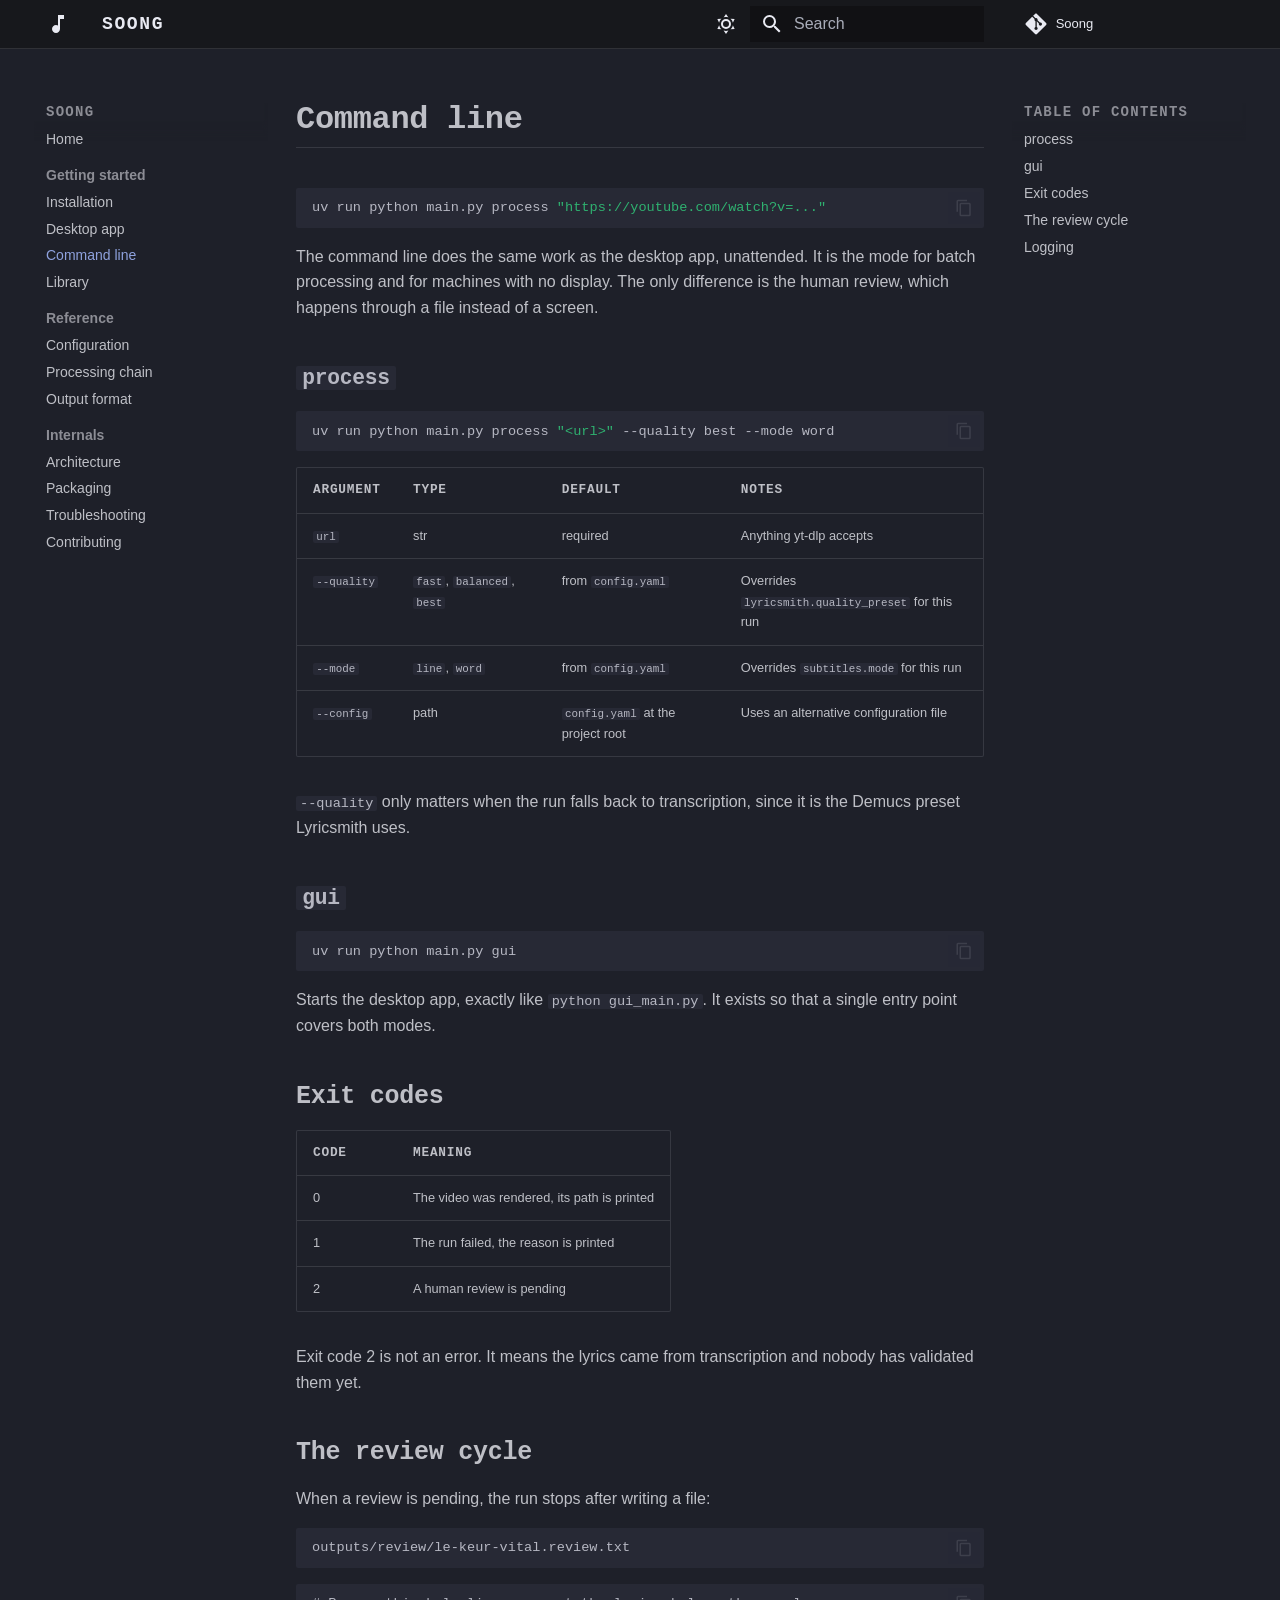
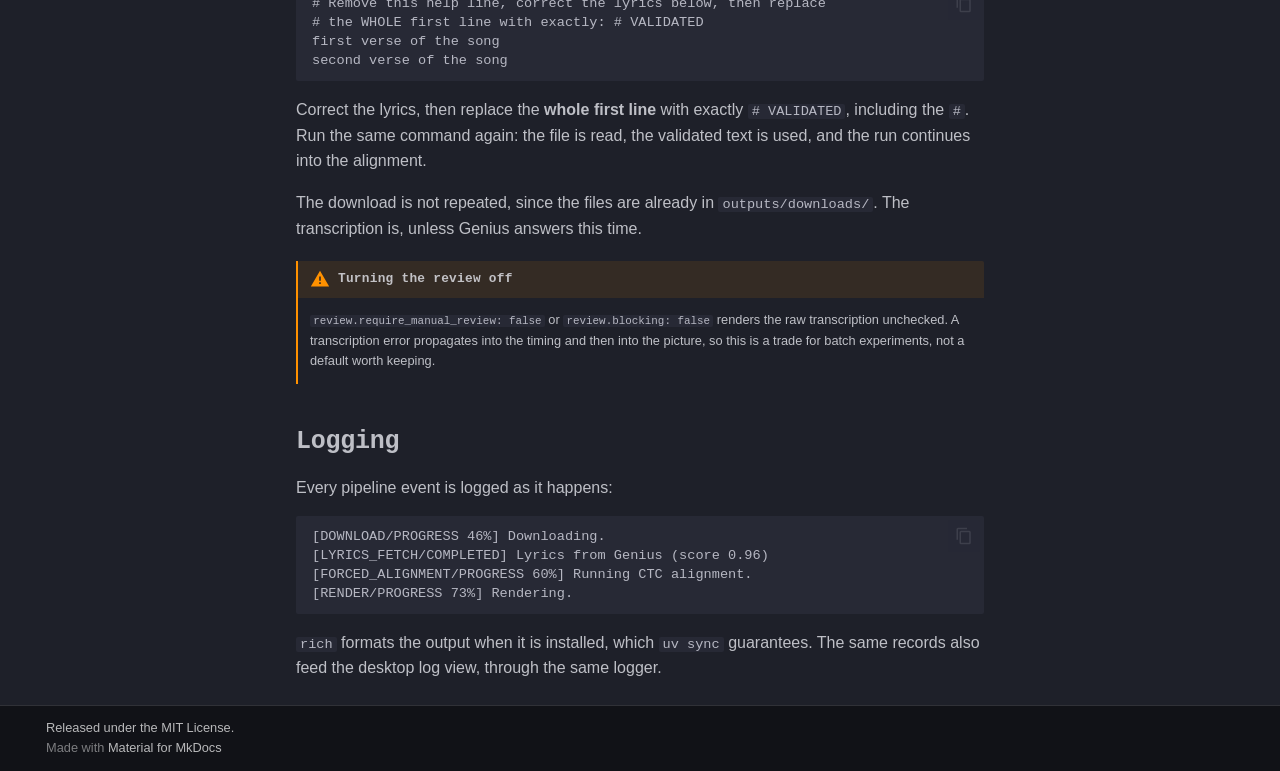
<file: cli/index.html>
<!doctype html>
<html lang="en" class="no-js">
  <head>
    
      <meta charset="utf-8">
      <meta name="viewport" content="width=device-width,initial-scale=1">
      
        <meta name="description" content="Turn a music video into a blurred clip with aligned lyrics burned in.">
      
      
      
        <link rel="canonical" href="https://Laidwin.github.io/Soong/cli/">
      
      
        <link rel="prev" href="../desktop-app/">
      
      
        <link rel="next" href="../library/">
      
      
        
      
      
      <link rel="icon" href="../assets/images/favicon.png">
      <meta name="generator" content="mkdocs-1.6.1, mkdocs-material-9.7.7">
    
    
      
        <title>Command line - Soong</title>
      
    
    
      <link rel="stylesheet" href="../assets/stylesheets/main.ec1eaa64.min.css">
      
        
        <link rel="stylesheet" href="../assets/stylesheets/palette.ab4e12ef.min.css">
      
      


    
    
      
    
    
      
    
    
      <link rel="stylesheet" href="../stylesheets/overlay.css">
    
    <script>__md_scope=new URL("..",location),__md_hash=e=>[...e].reduce(((e,_)=>(e<<5)-e+_.charCodeAt(0)),0),__md_get=(e,_=localStorage,t=__md_scope)=>JSON.parse(_.getItem(t.pathname+"."+e)),__md_set=(e,_,t=localStorage,a=__md_scope)=>{try{t.setItem(a.pathname+"."+e,JSON.stringify(_))}catch(e){}}</script>
    
      

    
    
  </head>
  
  
    
    
      
    
    
    
    
    <body dir="ltr" data-md-color-scheme="slate" data-md-color-primary="custom" data-md-color-accent="custom">
  
    
    <input class="md-toggle" data-md-toggle="drawer" type="checkbox" id="__drawer" autocomplete="off">
    <input class="md-toggle" data-md-toggle="search" type="checkbox" id="__search" autocomplete="off">
    <label class="md-overlay" for="__drawer"></label>
    <div data-md-component="skip">
      
        
        <a href="#command-line" class="md-skip">
          Skip to content
        </a>
      
    </div>
    <div data-md-component="announce">
      
    </div>
    
    
      

  

<header class="md-header md-header--shadow" data-md-component="header">
  <nav class="md-header__inner md-grid" aria-label="Header">
    <a href=".." title="Soong" class="md-header__button md-logo" aria-label="Soong" data-md-component="logo">
      
  
  <svg xmlns="http://www.w3.org/2000/svg" viewBox="0 0 24 24"><path d="M12 3v10.55c-.59-.34-1.27-.55-2-.55-2.21 0-4 1.79-4 4s1.79 4 4 4 4-1.79 4-4V7h4V3z"/></svg>

    </a>
    <label class="md-header__button md-icon" for="__drawer">
      
      <svg xmlns="http://www.w3.org/2000/svg" viewBox="0 0 24 24"><path d="M3 6h18v2H3zm0 5h18v2H3zm0 5h18v2H3z"/></svg>
    </label>
    <div class="md-header__title" data-md-component="header-title">
      <div class="md-header__ellipsis">
        <div class="md-header__topic">
          <span class="md-ellipsis">
            Soong
          </span>
        </div>
        <div class="md-header__topic" data-md-component="header-topic">
          <span class="md-ellipsis">
            
              Command line
            
          </span>
        </div>
      </div>
    </div>
    
      
        <form class="md-header__option" data-md-component="palette">
  
    
    
    
    <input class="md-option" data-md-color-media="" data-md-color-scheme="slate" data-md-color-primary="custom" data-md-color-accent="custom"  aria-label="Switch to light mode"  type="radio" name="__palette" id="__palette_0">
    
      <label class="md-header__button md-icon" title="Switch to light mode" for="__palette_1" hidden>
        <svg xmlns="http://www.w3.org/2000/svg" viewBox="0 0 24 24"><path d="M12 7a5 5 0 0 1 5 5 5 5 0 0 1-5 5 5 5 0 0 1-5-5 5 5 0 0 1 5-5m0 2a3 3 0 0 0-3 3 3 3 0 0 0 3 3 3 3 0 0 0 3-3 3 3 0 0 0-3-3m0-7 2.39 3.42C13.65 5.15 12.84 5 12 5s-1.65.15-2.39.42zM3.34 7l4.16-.35A7.2 7.2 0 0 0 5.94 8.5c-.44.74-.69 1.5-.83 2.29zm.02 10 1.76-3.77a7.131 7.131 0 0 0 2.38 4.14zM20.65 7l-1.77 3.79a7.02 7.02 0 0 0-2.38-4.15zm-.01 10-4.14.36c.59-.51 1.12-1.14 1.54-1.86.42-.73.69-1.5.83-2.29zM12 22l-2.41-3.44c.74.27 1.55.44 2.41.44.82 0 1.63-.17 2.37-.44z"/></svg>
      </label>
    
  
    
    
    
    <input class="md-option" data-md-color-media="" data-md-color-scheme="default" data-md-color-primary="custom" data-md-color-accent="custom"  aria-label="Switch to dark mode"  type="radio" name="__palette" id="__palette_1">
    
      <label class="md-header__button md-icon" title="Switch to dark mode" for="__palette_0" hidden>
        <svg xmlns="http://www.w3.org/2000/svg" viewBox="0 0 24 24"><path d="m17.75 4.09-2.53 1.94.91 3.06-2.63-1.81-2.63 1.81.91-3.06-2.53-1.94L12.44 4l1.06-3 1.06 3zm3.5 6.91-1.64 1.25.59 1.98-1.7-1.17-1.7 1.17.59-1.98L15.75 11l2.06-.05L18.5 9l.69 1.95zm-2.28 4.95c.83-.08 1.72 1.1 1.19 1.85-.32.45-.66.87-1.08 1.27C15.17 23 8.84 23 4.94 19.07c-3.91-3.9-3.91-10.24 0-14.14.4-.4.82-.76 1.27-1.08.75-.53 1.93.36 1.85 1.19-.27 2.86.69 5.83 2.89 8.02a9.96 9.96 0 0 0 8.02 2.89m-1.64 2.02a12.08 12.08 0 0 1-7.8-3.47c-2.17-2.19-3.33-5-3.49-7.82-2.81 3.14-2.7 7.96.31 10.98 3.02 3.01 7.84 3.12 10.98.31"/></svg>
      </label>
    
  
</form>
      
    
    
      <script>var palette=__md_get("__palette");if(palette&&palette.color){if("(prefers-color-scheme)"===palette.color.media){var media=matchMedia("(prefers-color-scheme: light)"),input=document.querySelector(media.matches?"[data-md-color-media='(prefers-color-scheme: light)']":"[data-md-color-media='(prefers-color-scheme: dark)']");palette.color.media=input.getAttribute("data-md-color-media"),palette.color.scheme=input.getAttribute("data-md-color-scheme"),palette.color.primary=input.getAttribute("data-md-color-primary"),palette.color.accent=input.getAttribute("data-md-color-accent")}for(var[key,value]of Object.entries(palette.color))document.body.setAttribute("data-md-color-"+key,value)}</script>
    
    
    
      
      
        <label class="md-header__button md-icon" for="__search">
          
          <svg xmlns="http://www.w3.org/2000/svg" viewBox="0 0 24 24"><path d="M9.5 3A6.5 6.5 0 0 1 16 9.5c0 1.61-.59 3.09-1.56 4.23l.27.27h.79l5 5-1.5 1.5-5-5v-.79l-.27-.27A6.52 6.52 0 0 1 9.5 16 6.5 6.5 0 0 1 3 9.5 6.5 6.5 0 0 1 9.5 3m0 2C7 5 5 7 5 9.5S7 14 9.5 14 14 12 14 9.5 12 5 9.5 5"/></svg>
        </label>
        <div class="md-search" data-md-component="search" role="dialog">
  <label class="md-search__overlay" for="__search"></label>
  <div class="md-search__inner" role="search">
    <form class="md-search__form" name="search">
      <input type="text" class="md-search__input" name="query" aria-label="Search" placeholder="Search" autocapitalize="off" autocorrect="off" autocomplete="off" spellcheck="false" data-md-component="search-query" required>
      <label class="md-search__icon md-icon" for="__search">
        
        <svg xmlns="http://www.w3.org/2000/svg" viewBox="0 0 24 24"><path d="M9.5 3A6.5 6.5 0 0 1 16 9.5c0 1.61-.59 3.09-1.56 4.23l.27.27h.79l5 5-1.5 1.5-5-5v-.79l-.27-.27A6.52 6.52 0 0 1 9.5 16 6.5 6.5 0 0 1 3 9.5 6.5 6.5 0 0 1 9.5 3m0 2C7 5 5 7 5 9.5S7 14 9.5 14 14 12 14 9.5 12 5 9.5 5"/></svg>
        
        <svg xmlns="http://www.w3.org/2000/svg" viewBox="0 0 24 24"><path d="M20 11v2H8l5.5 5.5-1.42 1.42L4.16 12l7.92-7.92L13.5 5.5 8 11z"/></svg>
      </label>
      <nav class="md-search__options" aria-label="Search">
        
        <button type="reset" class="md-search__icon md-icon" title="Clear" aria-label="Clear" tabindex="-1">
          
          <svg xmlns="http://www.w3.org/2000/svg" viewBox="0 0 24 24"><path d="M19 6.41 17.59 5 12 10.59 6.41 5 5 6.41 10.59 12 5 17.59 6.41 19 12 13.41 17.59 19 19 17.59 13.41 12z"/></svg>
        </button>
      </nav>
      
        <div class="md-search__suggest" data-md-component="search-suggest"></div>
      
    </form>
    <div class="md-search__output">
      <div class="md-search__scrollwrap" tabindex="0" data-md-scrollfix>
        <div class="md-search-result" data-md-component="search-result">
          <div class="md-search-result__meta">
            Initializing search
          </div>
          <ol class="md-search-result__list" role="presentation"></ol>
        </div>
      </div>
    </div>
  </div>
</div>
      
    
    
      <div class="md-header__source">
        <a href="https://github.com/Laidwin/Soong" title="Go to repository" class="md-source" data-md-component="source">
  <div class="md-source__icon md-icon">
    
    <svg xmlns="http://www.w3.org/2000/svg" viewBox="0 0 448 512"><!--! Font Awesome Free 7.1.0 by @fontawesome - https://fontawesome.com License - https://fontawesome.com/license/free (Icons: CC BY 4.0, Fonts: SIL OFL 1.1, Code: MIT License) Copyright 2025 Fonticons, Inc.--><path d="M439.6 236.1 244 40.5c-5.4-5.5-12.8-8.5-20.4-8.5s-15 3-20.4 8.4L162.5 81l51.5 51.5c27.1-9.1 52.7 16.8 43.4 43.7l49.7 49.7c34.2-11.8 61.2 31 35.5 56.7-26.5 26.5-70.2-2.9-56-37.3L240.3 199v121.9c25.3 12.5 22.3 41.8 9.1 55-6.4 6.4-15.2 10.1-24.3 10.1s-17.8-3.6-24.3-10.1c-17.6-17.6-11.1-46.9 11.2-56v-123c-20.8-8.5-24.6-30.7-18.6-45L142.6 101 8.5 235.1C3 240.6 0 247.9 0 255.5s3 15 8.5 20.4l195.6 195.7c5.4 5.4 12.7 8.4 20.4 8.4s15-3 20.4-8.4l194.7-194.7c5.4-5.4 8.4-12.8 8.4-20.4s-3-15-8.4-20.4"/></svg>
  </div>
  <div class="md-source__repository">
    Soong
  </div>
</a>
      </div>
    
  </nav>
  
</header>
    
    <div class="md-container" data-md-component="container">
      
      
        
          
        
      
      <main class="md-main" data-md-component="main">
        <div class="md-main__inner md-grid">
          
            
              
              <div class="md-sidebar md-sidebar--primary" data-md-component="sidebar" data-md-type="navigation" >
                <div class="md-sidebar__scrollwrap">
                  <div class="md-sidebar__inner">
                    



<nav class="md-nav md-nav--primary" aria-label="Navigation" data-md-level="0">
  <label class="md-nav__title" for="__drawer">
    <a href=".." title="Soong" class="md-nav__button md-logo" aria-label="Soong" data-md-component="logo">
      
  
  <svg xmlns="http://www.w3.org/2000/svg" viewBox="0 0 24 24"><path d="M12 3v10.55c-.59-.34-1.27-.55-2-.55-2.21 0-4 1.79-4 4s1.79 4 4 4 4-1.79 4-4V7h4V3z"/></svg>

    </a>
    Soong
  </label>
  
    <div class="md-nav__source">
      <a href="https://github.com/Laidwin/Soong" title="Go to repository" class="md-source" data-md-component="source">
  <div class="md-source__icon md-icon">
    
    <svg xmlns="http://www.w3.org/2000/svg" viewBox="0 0 448 512"><!--! Font Awesome Free 7.1.0 by @fontawesome - https://fontawesome.com License - https://fontawesome.com/license/free (Icons: CC BY 4.0, Fonts: SIL OFL 1.1, Code: MIT License) Copyright 2025 Fonticons, Inc.--><path d="M439.6 236.1 244 40.5c-5.4-5.5-12.8-8.5-20.4-8.5s-15 3-20.4 8.4L162.5 81l51.5 51.5c27.1-9.1 52.7 16.8 43.4 43.7l49.7 49.7c34.2-11.8 61.2 31 35.5 56.7-26.5 26.5-70.2-2.9-56-37.3L240.3 199v121.9c25.3 12.5 22.3 41.8 9.1 55-6.4 6.4-15.2 10.1-24.3 10.1s-17.8-3.6-24.3-10.1c-17.6-17.6-11.1-46.9 11.2-56v-123c-20.8-8.5-24.6-30.7-18.6-45L142.6 101 8.5 235.1C3 240.6 0 247.9 0 255.5s3 15 8.5 20.4l195.6 195.7c5.4 5.4 12.7 8.4 20.4 8.4s15-3 20.4-8.4l194.7-194.7c5.4-5.4 8.4-12.8 8.4-20.4s-3-15-8.4-20.4"/></svg>
  </div>
  <div class="md-source__repository">
    Soong
  </div>
</a>
    </div>
  
  <ul class="md-nav__list" data-md-scrollfix>
    
      
      
  
  
  
  
    <li class="md-nav__item">
      <a href=".." class="md-nav__link">
        
  
  
  <span class="md-ellipsis">
    
  
    Home
  

    
  </span>
  
  

      </a>
    </li>
  

    
      
      
  
  
    
  
  
  
    
    
    
    
      
        
        
      
    
    
    <li class="md-nav__item md-nav__item--active md-nav__item--section md-nav__item--nested">
      
        
        
        <input class="md-nav__toggle md-toggle " type="checkbox" id="__nav_2" checked>
        
          
          <label class="md-nav__link" for="__nav_2" id="__nav_2_label" tabindex="">
            
  
  
  <span class="md-ellipsis">
    
  
    Getting started
  

    
  </span>
  
  

            <span class="md-nav__icon md-icon"></span>
          </label>
        
        <nav class="md-nav" data-md-level="1" aria-labelledby="__nav_2_label" aria-expanded="true">
          <label class="md-nav__title" for="__nav_2">
            <span class="md-nav__icon md-icon"></span>
            
  
    Getting started
  

          </label>
          <ul class="md-nav__list" data-md-scrollfix>
            
              
                
  
  
  
  
    <li class="md-nav__item">
      <a href="../installation/" class="md-nav__link">
        
  
  
  <span class="md-ellipsis">
    
  
    Installation
  

    
  </span>
  
  

      </a>
    </li>
  

              
            
              
                
  
  
  
  
    <li class="md-nav__item">
      <a href="../desktop-app/" class="md-nav__link">
        
  
  
  <span class="md-ellipsis">
    
  
    Desktop app
  

    
  </span>
  
  

      </a>
    </li>
  

              
            
              
                
  
  
    
  
  
  
    <li class="md-nav__item md-nav__item--active">
      
      <input class="md-nav__toggle md-toggle" type="checkbox" id="__toc">
      
      
        
      
      
        <label class="md-nav__link md-nav__link--active" for="__toc">
          
  
  
  <span class="md-ellipsis">
    
  
    Command line
  

    
  </span>
  
  

          <span class="md-nav__icon md-icon"></span>
        </label>
      
      <a href="./" class="md-nav__link md-nav__link--active">
        
  
  
  <span class="md-ellipsis">
    
  
    Command line
  

    
  </span>
  
  

      </a>
      
        

<nav class="md-nav md-nav--secondary" aria-label="Table of contents">
  
  
  
    
  
  
    <label class="md-nav__title" for="__toc">
      <span class="md-nav__icon md-icon"></span>
      Table of contents
    </label>
    <ul class="md-nav__list" data-md-component="toc" data-md-scrollfix>
      
        <li class="md-nav__item">
  <a href="#process" class="md-nav__link">
    <span class="md-ellipsis">
      
        process
      
    </span>
  </a>
  
</li>
      
        <li class="md-nav__item">
  <a href="#gui" class="md-nav__link">
    <span class="md-ellipsis">
      
        gui
      
    </span>
  </a>
  
</li>
      
        <li class="md-nav__item">
  <a href="#exit-codes" class="md-nav__link">
    <span class="md-ellipsis">
      
        Exit codes
      
    </span>
  </a>
  
</li>
      
        <li class="md-nav__item">
  <a href="#the-review-cycle" class="md-nav__link">
    <span class="md-ellipsis">
      
        The review cycle
      
    </span>
  </a>
  
</li>
      
        <li class="md-nav__item">
  <a href="#logging" class="md-nav__link">
    <span class="md-ellipsis">
      
        Logging
      
    </span>
  </a>
  
</li>
      
    </ul>
  
</nav>
      
    </li>
  

              
            
              
                
  
  
  
  
    <li class="md-nav__item">
      <a href="../library/" class="md-nav__link">
        
  
  
  <span class="md-ellipsis">
    
  
    Library
  

    
  </span>
  
  

      </a>
    </li>
  

              
            
          </ul>
        </nav>
      
    </li>
  

    
      
      
  
  
  
  
    
    
    
    
      
        
        
      
    
    
    <li class="md-nav__item md-nav__item--section md-nav__item--nested">
      
        
        
        <input class="md-nav__toggle md-toggle " type="checkbox" id="__nav_3" >
        
          
          <label class="md-nav__link" for="__nav_3" id="__nav_3_label" tabindex="">
            
  
  
  <span class="md-ellipsis">
    
  
    Reference
  

    
  </span>
  
  

            <span class="md-nav__icon md-icon"></span>
          </label>
        
        <nav class="md-nav" data-md-level="1" aria-labelledby="__nav_3_label" aria-expanded="false">
          <label class="md-nav__title" for="__nav_3">
            <span class="md-nav__icon md-icon"></span>
            
  
    Reference
  

          </label>
          <ul class="md-nav__list" data-md-scrollfix>
            
              
                
  
  
  
  
    <li class="md-nav__item">
      <a href="../configuration/" class="md-nav__link">
        
  
  
  <span class="md-ellipsis">
    
  
    Configuration
  

    
  </span>
  
  

      </a>
    </li>
  

              
            
              
                
  
  
  
  
    <li class="md-nav__item">
      <a href="../processing-chain/" class="md-nav__link">
        
  
  
  <span class="md-ellipsis">
    
  
    Processing chain
  

    
  </span>
  
  

      </a>
    </li>
  

              
            
              
                
  
  
  
  
    <li class="md-nav__item">
      <a href="../output/" class="md-nav__link">
        
  
  
  <span class="md-ellipsis">
    
  
    Output format
  

    
  </span>
  
  

      </a>
    </li>
  

              
            
          </ul>
        </nav>
      
    </li>
  

    
      
      
  
  
  
  
    
    
    
    
      
        
        
      
    
    
    <li class="md-nav__item md-nav__item--section md-nav__item--nested">
      
        
        
        <input class="md-nav__toggle md-toggle " type="checkbox" id="__nav_4" >
        
          
          <label class="md-nav__link" for="__nav_4" id="__nav_4_label" tabindex="">
            
  
  
  <span class="md-ellipsis">
    
  
    Internals
  

    
  </span>
  
  

            <span class="md-nav__icon md-icon"></span>
          </label>
        
        <nav class="md-nav" data-md-level="1" aria-labelledby="__nav_4_label" aria-expanded="false">
          <label class="md-nav__title" for="__nav_4">
            <span class="md-nav__icon md-icon"></span>
            
  
    Internals
  

          </label>
          <ul class="md-nav__list" data-md-scrollfix>
            
              
                
  
  
  
  
    <li class="md-nav__item">
      <a href="../architecture/" class="md-nav__link">
        
  
  
  <span class="md-ellipsis">
    
  
    Architecture
  

    
  </span>
  
  

      </a>
    </li>
  

              
            
              
                
  
  
  
  
    <li class="md-nav__item">
      <a href="../packaging/" class="md-nav__link">
        
  
  
  <span class="md-ellipsis">
    
  
    Packaging
  

    
  </span>
  
  

      </a>
    </li>
  

              
            
              
                
  
  
  
  
    <li class="md-nav__item">
      <a href="../troubleshooting/" class="md-nav__link">
        
  
  
  <span class="md-ellipsis">
    
  
    Troubleshooting
  

    
  </span>
  
  

      </a>
    </li>
  

              
            
              
                
  
  
  
  
    <li class="md-nav__item">
      <a href="../contributing/" class="md-nav__link">
        
  
  
  <span class="md-ellipsis">
    
  
    Contributing
  

    
  </span>
  
  

      </a>
    </li>
  

              
            
          </ul>
        </nav>
      
    </li>
  

    
  </ul>
</nav>
                  </div>
                </div>
              </div>
            
            
              
              <div class="md-sidebar md-sidebar--secondary" data-md-component="sidebar" data-md-type="toc" >
                <div class="md-sidebar__scrollwrap">
                  <div class="md-sidebar__inner">
                    

<nav class="md-nav md-nav--secondary" aria-label="Table of contents">
  
  
  
    
  
  
    <label class="md-nav__title" for="__toc">
      <span class="md-nav__icon md-icon"></span>
      Table of contents
    </label>
    <ul class="md-nav__list" data-md-component="toc" data-md-scrollfix>
      
        <li class="md-nav__item">
  <a href="#process" class="md-nav__link">
    <span class="md-ellipsis">
      
        process
      
    </span>
  </a>
  
</li>
      
        <li class="md-nav__item">
  <a href="#gui" class="md-nav__link">
    <span class="md-ellipsis">
      
        gui
      
    </span>
  </a>
  
</li>
      
        <li class="md-nav__item">
  <a href="#exit-codes" class="md-nav__link">
    <span class="md-ellipsis">
      
        Exit codes
      
    </span>
  </a>
  
</li>
      
        <li class="md-nav__item">
  <a href="#the-review-cycle" class="md-nav__link">
    <span class="md-ellipsis">
      
        The review cycle
      
    </span>
  </a>
  
</li>
      
        <li class="md-nav__item">
  <a href="#logging" class="md-nav__link">
    <span class="md-ellipsis">
      
        Logging
      
    </span>
  </a>
  
</li>
      
    </ul>
  
</nav>
                  </div>
                </div>
              </div>
            
          
          
            <div class="md-content" data-md-component="content">
              
              <article class="md-content__inner md-typeset">
                
                  


  
  


<h1 id="command-line">Command line<a class="headerlink" href="#command-line" title="Permanent link">&para;</a></h1>
<div class="highlight"><pre><span></span><code><a id="__codelineno-0-1" name="__codelineno-0-1" href="#__codelineno-0-1"></a>uv<span class="w"> </span>run<span class="w"> </span>python<span class="w"> </span>main.py<span class="w"> </span>process<span class="w"> </span><span class="s2">"https://youtube.com/watch?v=..."</span>
</code></pre></div>
<p>The command line does the same work as the desktop app, unattended. It is the
mode for batch processing and for machines with no display. The only difference
is the human review, which happens through a file instead of a screen.</p>
<h2 id="process"><code>process</code><a class="headerlink" href="#process" title="Permanent link">&para;</a></h2>
<div class="highlight"><pre><span></span><code><a id="__codelineno-1-1" name="__codelineno-1-1" href="#__codelineno-1-1"></a>uv<span class="w"> </span>run<span class="w"> </span>python<span class="w"> </span>main.py<span class="w"> </span>process<span class="w"> </span><span class="s2">"&lt;url&gt;"</span><span class="w"> </span>--quality<span class="w"> </span>best<span class="w"> </span>--mode<span class="w"> </span>word
</code></pre></div>
<table>
<thead>
<tr>
<th>Argument</th>
<th>Type</th>
<th>Default</th>
<th>Notes</th>
</tr>
</thead>
<tbody>
<tr>
<td><code>url</code></td>
<td>str</td>
<td>required</td>
<td>Anything yt-dlp accepts</td>
</tr>
<tr>
<td><code>--quality</code></td>
<td><code>fast</code>, <code>balanced</code>, <code>best</code></td>
<td>from <code>config.yaml</code></td>
<td>Overrides <code>lyricsmith.quality_preset</code> for this run</td>
</tr>
<tr>
<td><code>--mode</code></td>
<td><code>line</code>, <code>word</code></td>
<td>from <code>config.yaml</code></td>
<td>Overrides <code>subtitles.mode</code> for this run</td>
</tr>
<tr>
<td><code>--config</code></td>
<td>path</td>
<td><code>config.yaml</code> at the project root</td>
<td>Uses an alternative configuration file</td>
</tr>
</tbody>
</table>
<p><code>--quality</code> only matters when the run falls back to transcription, since it is
the Demucs preset Lyricsmith uses.</p>
<h2 id="gui"><code>gui</code><a class="headerlink" href="#gui" title="Permanent link">&para;</a></h2>
<div class="highlight"><pre><span></span><code><a id="__codelineno-2-1" name="__codelineno-2-1" href="#__codelineno-2-1"></a>uv<span class="w"> </span>run<span class="w"> </span>python<span class="w"> </span>main.py<span class="w"> </span>gui
</code></pre></div>
<p>Starts the desktop app, exactly like <code>python gui_main.py</code>. It exists so that a
single entry point covers both modes.</p>
<h2 id="exit-codes">Exit codes<a class="headerlink" href="#exit-codes" title="Permanent link">&para;</a></h2>
<table>
<thead>
<tr>
<th>Code</th>
<th>Meaning</th>
</tr>
</thead>
<tbody>
<tr>
<td>0</td>
<td>The video was rendered, its path is printed</td>
</tr>
<tr>
<td>1</td>
<td>The run failed, the reason is printed</td>
</tr>
<tr>
<td>2</td>
<td>A human review is pending</td>
</tr>
</tbody>
</table>
<p>Exit code 2 is not an error. It means the lyrics came from transcription and
nobody has validated them yet.</p>
<h2 id="the-review-cycle">The review cycle<a class="headerlink" href="#the-review-cycle" title="Permanent link">&para;</a></h2>
<p>When a review is pending, the run stops after writing a file:</p>
<div class="highlight"><pre><span></span><code><a id="__codelineno-3-1" name="__codelineno-3-1" href="#__codelineno-3-1"></a>outputs/review/le-keur-vital.review.txt
</code></pre></div>
<div class="highlight"><pre><span></span><code><a id="__codelineno-4-1" name="__codelineno-4-1" href="#__codelineno-4-1"></a># Remove this help line, correct the lyrics below, then replace
<a id="__codelineno-4-2" name="__codelineno-4-2" href="#__codelineno-4-2"></a># the WHOLE first line with exactly: # VALIDATED
<a id="__codelineno-4-3" name="__codelineno-4-3" href="#__codelineno-4-3"></a>first verse of the song
<a id="__codelineno-4-4" name="__codelineno-4-4" href="#__codelineno-4-4"></a>second verse of the song
</code></pre></div>
<p>Correct the lyrics, then replace the <strong>whole first line</strong> with exactly
<code># VALIDATED</code>, including the <code>#</code>. Run the same command again: the file is read,
the validated text is used, and the run continues into the alignment.</p>
<p>The download is not repeated, since the files are already in
<code>outputs/downloads/</code>. The transcription is, unless Genius answers this time.</p>
<div class="admonition warning">
<p class="admonition-title">Turning the review off</p>
<p><code>review.require_manual_review: false</code> or <code>review.blocking: false</code> renders
the raw transcription unchecked. A transcription error propagates into the
timing and then into the picture, so this is a trade for batch experiments,
not a default worth keeping.</p>
</div>
<h2 id="logging">Logging<a class="headerlink" href="#logging" title="Permanent link">&para;</a></h2>
<p>Every pipeline event is logged as it happens:</p>
<div class="highlight"><pre><span></span><code><a id="__codelineno-5-1" name="__codelineno-5-1" href="#__codelineno-5-1"></a>[DOWNLOAD/PROGRESS 46%] Downloading.
<a id="__codelineno-5-2" name="__codelineno-5-2" href="#__codelineno-5-2"></a>[LYRICS_FETCH/COMPLETED] Lyrics from Genius (score 0.96)
<a id="__codelineno-5-3" name="__codelineno-5-3" href="#__codelineno-5-3"></a>[FORCED_ALIGNMENT/PROGRESS 60%] Running CTC alignment.
<a id="__codelineno-5-4" name="__codelineno-5-4" href="#__codelineno-5-4"></a>[RENDER/PROGRESS 73%] Rendering.
</code></pre></div>
<p><code>rich</code> formats the output when it is installed, which <code>uv sync</code> guarantees.
The same records also feed the desktop log view, through the same logger.</p>












                
              </article>
            </div>
          
          
<script>var target=document.getElementById(location.hash.slice(1));target&&target.name&&(target.checked=target.name.startsWith("__tabbed_"))</script>
        </div>
        
          <button type="button" class="md-top md-icon" data-md-component="top" hidden>
  
  <svg xmlns="http://www.w3.org/2000/svg" viewBox="0 0 24 24"><path d="M13 20h-2V8l-5.5 5.5-1.42-1.42L12 4.16l7.92 7.92-1.42 1.42L13 8z"/></svg>
  Back to top
</button>
        
      </main>
      
        <footer class="md-footer">
  
  <div class="md-footer-meta md-typeset">
    <div class="md-footer-meta__inner md-grid">
      <div class="md-copyright">
  
    <div class="md-copyright__highlight">
      Released under the MIT License.
    </div>
  
  
    Made with
    <a href="https://squidfunk.github.io/mkdocs-material/" target="_blank" rel="noopener">
      Material for MkDocs
    </a>
  
</div>
      
    </div>
  </div>
</footer>
      
    </div>
    <div class="md-dialog" data-md-component="dialog">
      <div class="md-dialog__inner md-typeset"></div>
    </div>
    
    
    
      
      
      <script id="__config" type="application/json">{"annotate": null, "base": "..", "features": ["navigation.sections", "navigation.top", "toc.follow", "content.code.copy", "search.highlight", "search.suggest"], "search": "../assets/javascripts/workers/search.2c215733.min.js", "tags": null, "translations": {"clipboard.copied": "Copied to clipboard", "clipboard.copy": "Copy to clipboard", "search.result.more.one": "1 more on this page", "search.result.more.other": "# more on this page", "search.result.none": "No matching documents", "search.result.one": "1 matching document", "search.result.other": "# matching documents", "search.result.placeholder": "Type to start searching", "search.result.term.missing": "Missing", "select.version": "Select version"}, "version": null}</script>
    
    
      <script src="../assets/javascripts/bundle.d7400e89.min.js"></script>
      
    
  </body>
</html>
</file>
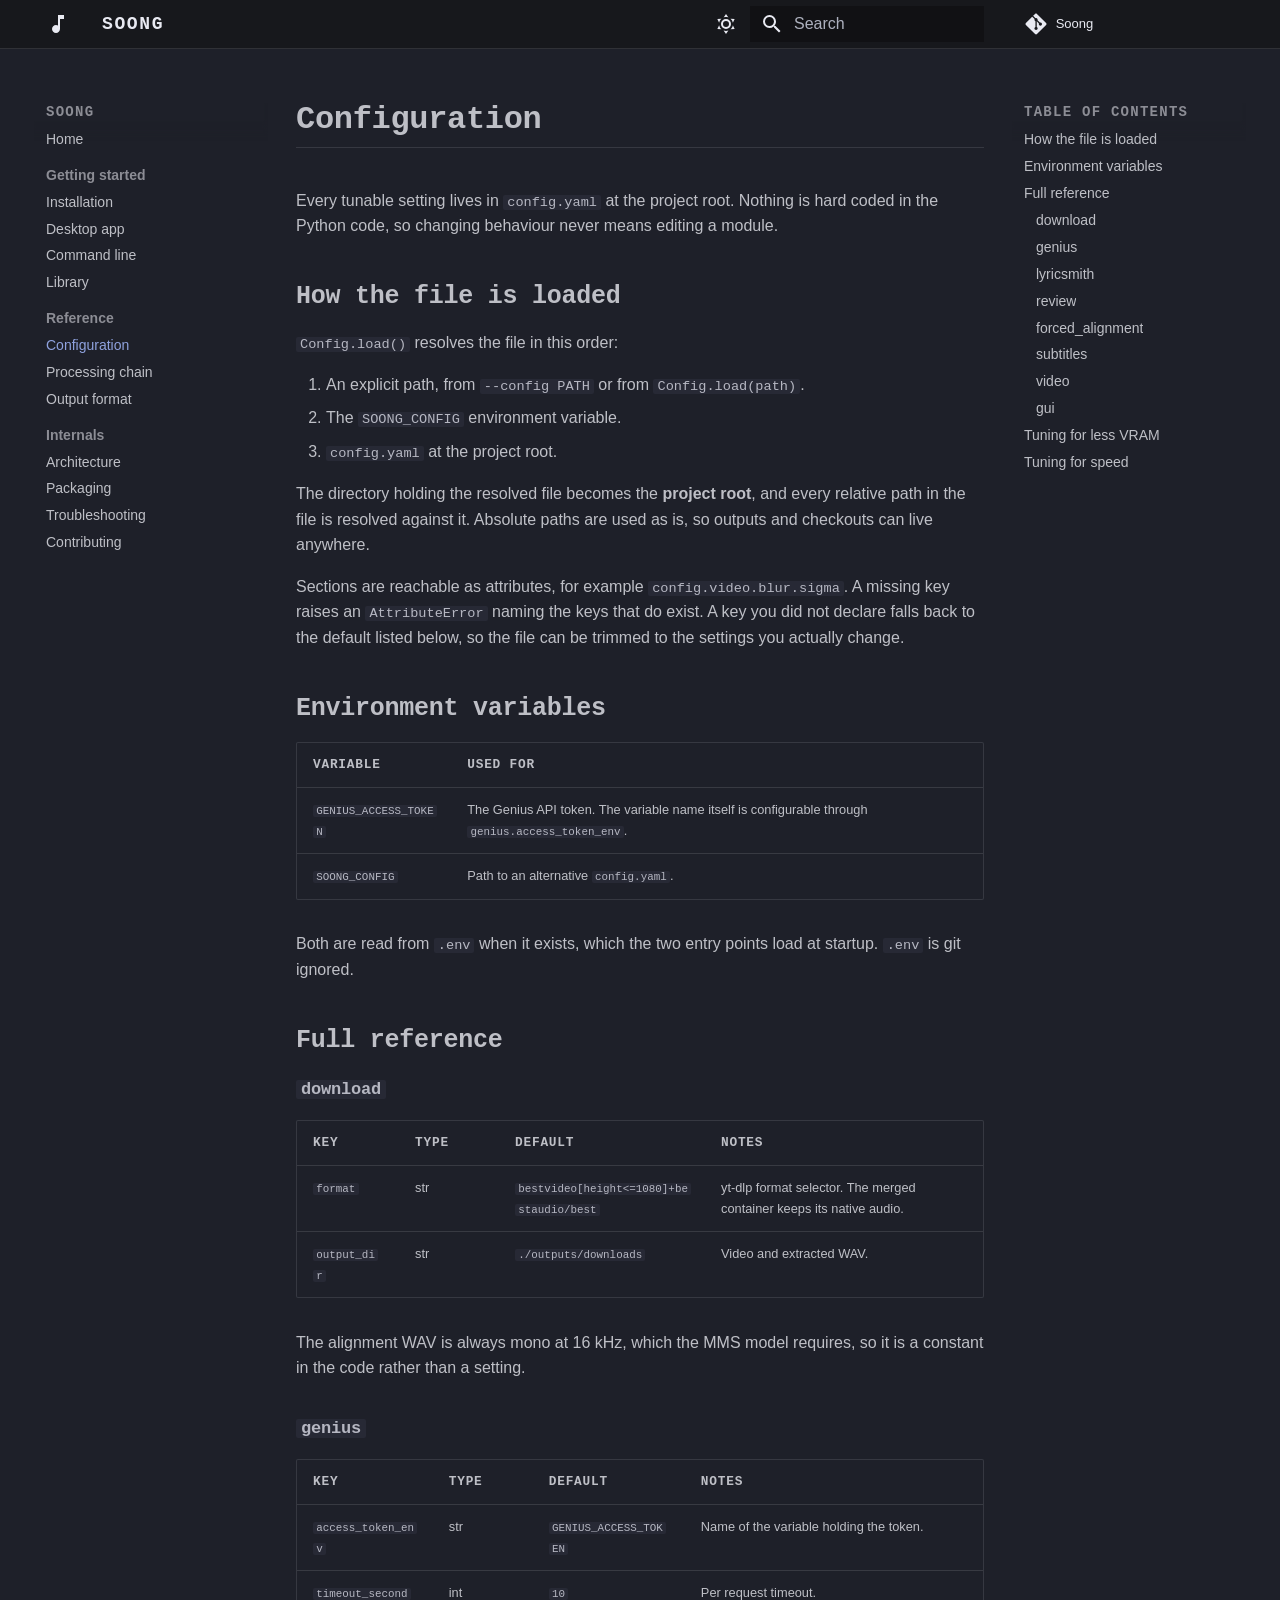
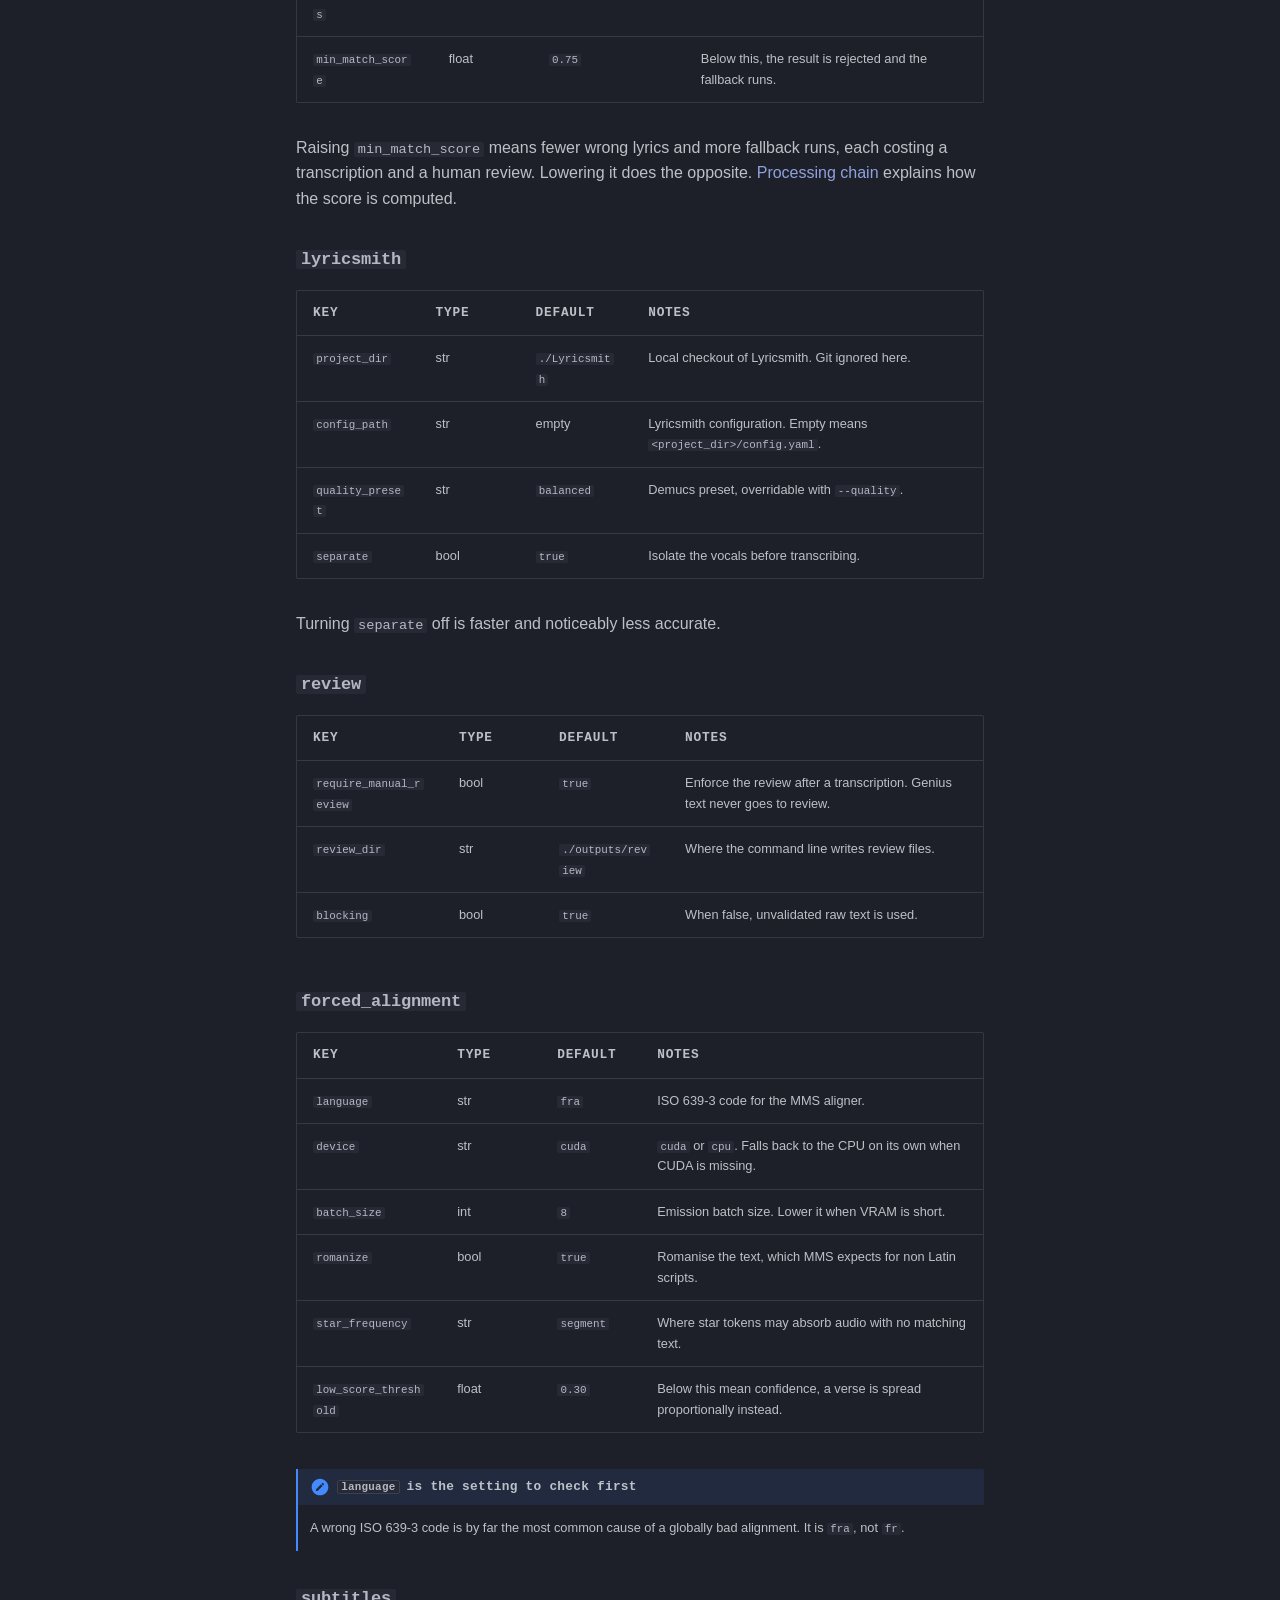
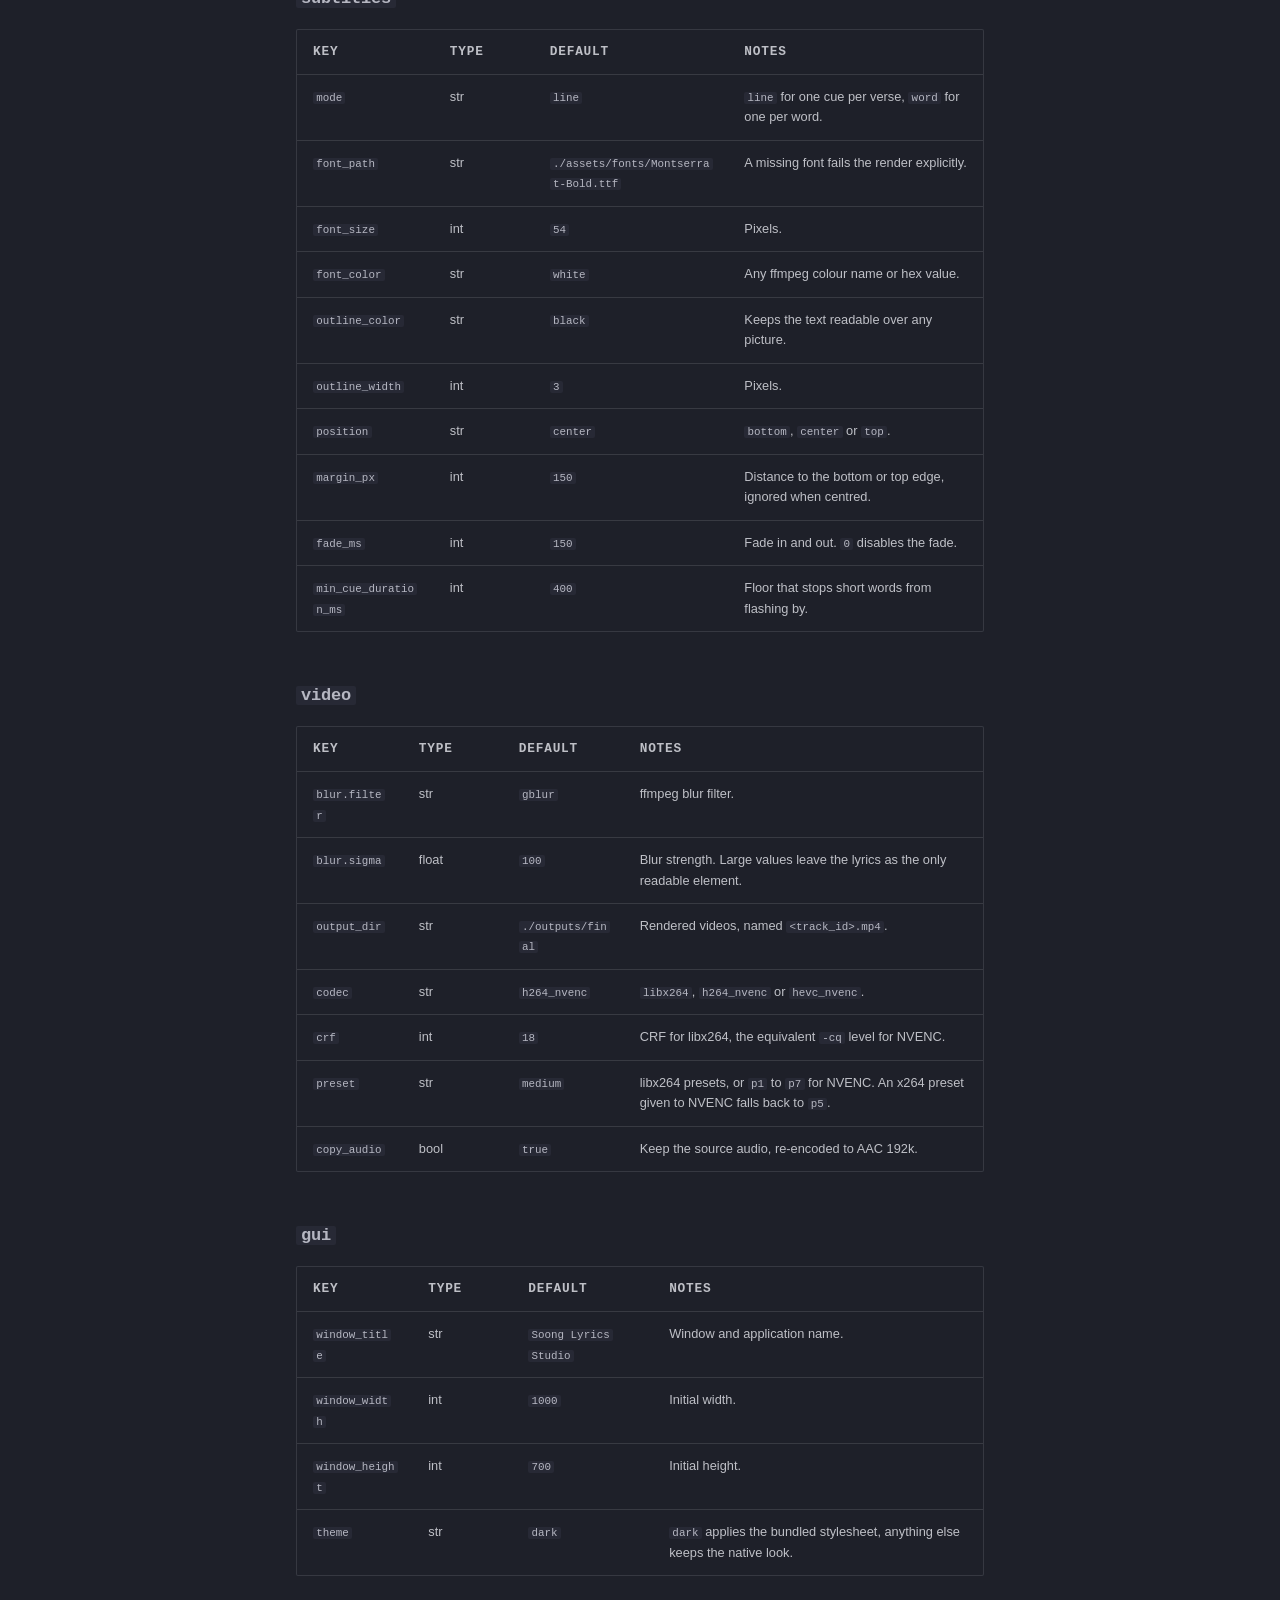
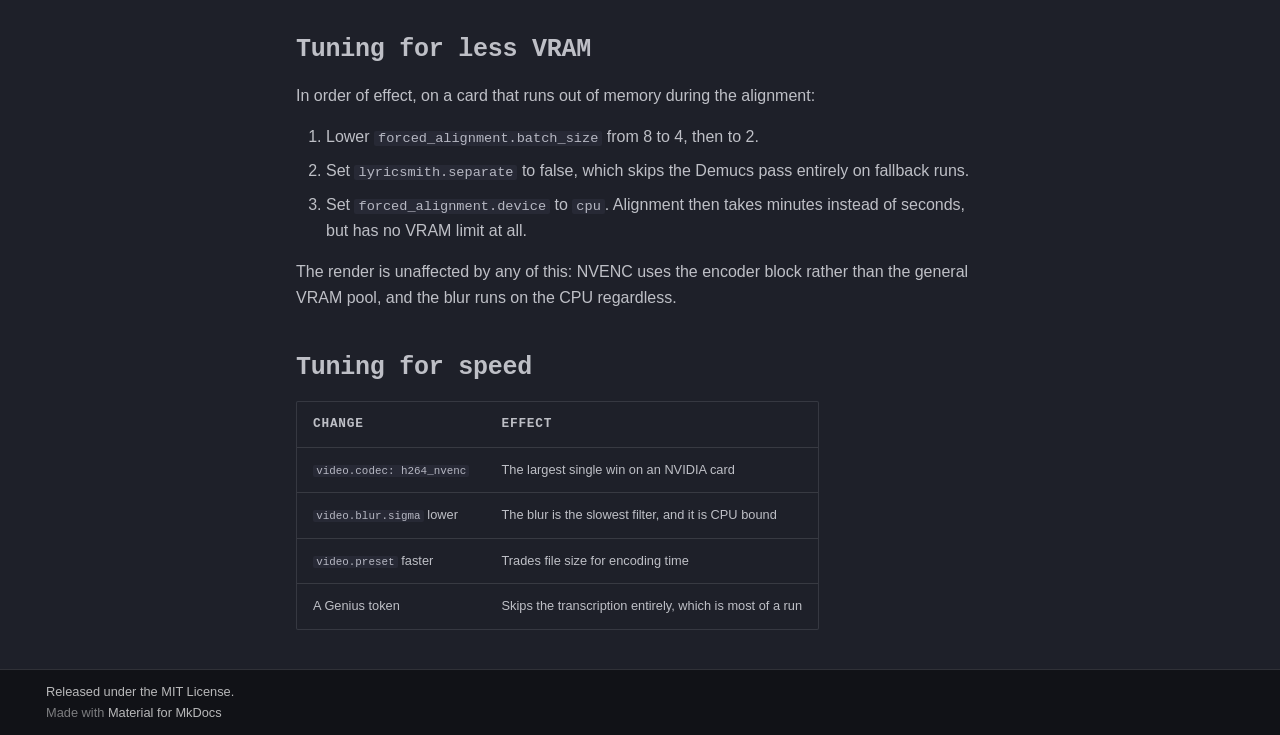
<file: configuration/index.html>
<!doctype html>
<html lang="en" class="no-js">
  <head>
    
      <meta charset="utf-8">
      <meta name="viewport" content="width=device-width,initial-scale=1">
      
        <meta name="description" content="Turn a music video into a blurred clip with aligned lyrics burned in.">
      
      
      
        <link rel="canonical" href="https://Laidwin.github.io/Soong/configuration/">
      
      
        <link rel="prev" href="../library/">
      
      
        <link rel="next" href="../processing-chain/">
      
      
        
      
      
      <link rel="icon" href="../assets/images/favicon.png">
      <meta name="generator" content="mkdocs-1.6.1, mkdocs-material-9.7.7">
    
    
      
        <title>Configuration - Soong</title>
      
    
    
      <link rel="stylesheet" href="../assets/stylesheets/main.ec1eaa64.min.css">
      
        
        <link rel="stylesheet" href="../assets/stylesheets/palette.ab4e12ef.min.css">
      
      


    
    
      
    
    
      
    
    
      <link rel="stylesheet" href="../stylesheets/overlay.css">
    
    <script>__md_scope=new URL("..",location),__md_hash=e=>[...e].reduce(((e,_)=>(e<<5)-e+_.charCodeAt(0)),0),__md_get=(e,_=localStorage,t=__md_scope)=>JSON.parse(_.getItem(t.pathname+"."+e)),__md_set=(e,_,t=localStorage,a=__md_scope)=>{try{t.setItem(a.pathname+"."+e,JSON.stringify(_))}catch(e){}}</script>
    
      

    
    
  </head>
  
  
    
    
      
    
    
    
    
    <body dir="ltr" data-md-color-scheme="slate" data-md-color-primary="custom" data-md-color-accent="custom">
  
    
    <input class="md-toggle" data-md-toggle="drawer" type="checkbox" id="__drawer" autocomplete="off">
    <input class="md-toggle" data-md-toggle="search" type="checkbox" id="__search" autocomplete="off">
    <label class="md-overlay" for="__drawer"></label>
    <div data-md-component="skip">
      
        
        <a href="#configuration" class="md-skip">
          Skip to content
        </a>
      
    </div>
    <div data-md-component="announce">
      
    </div>
    
    
      

  

<header class="md-header md-header--shadow" data-md-component="header">
  <nav class="md-header__inner md-grid" aria-label="Header">
    <a href=".." title="Soong" class="md-header__button md-logo" aria-label="Soong" data-md-component="logo">
      
  
  <svg xmlns="http://www.w3.org/2000/svg" viewBox="0 0 24 24"><path d="M12 3v10.55c-.59-.34-1.27-.55-2-.55-2.21 0-4 1.79-4 4s1.79 4 4 4 4-1.79 4-4V7h4V3z"/></svg>

    </a>
    <label class="md-header__button md-icon" for="__drawer">
      
      <svg xmlns="http://www.w3.org/2000/svg" viewBox="0 0 24 24"><path d="M3 6h18v2H3zm0 5h18v2H3zm0 5h18v2H3z"/></svg>
    </label>
    <div class="md-header__title" data-md-component="header-title">
      <div class="md-header__ellipsis">
        <div class="md-header__topic">
          <span class="md-ellipsis">
            Soong
          </span>
        </div>
        <div class="md-header__topic" data-md-component="header-topic">
          <span class="md-ellipsis">
            
              Configuration
            
          </span>
        </div>
      </div>
    </div>
    
      
        <form class="md-header__option" data-md-component="palette">
  
    
    
    
    <input class="md-option" data-md-color-media="" data-md-color-scheme="slate" data-md-color-primary="custom" data-md-color-accent="custom"  aria-label="Switch to light mode"  type="radio" name="__palette" id="__palette_0">
    
      <label class="md-header__button md-icon" title="Switch to light mode" for="__palette_1" hidden>
        <svg xmlns="http://www.w3.org/2000/svg" viewBox="0 0 24 24"><path d="M12 7a5 5 0 0 1 5 5 5 5 0 0 1-5 5 5 5 0 0 1-5-5 5 5 0 0 1 5-5m0 2a3 3 0 0 0-3 3 3 3 0 0 0 3 3 3 3 0 0 0 3-3 3 3 0 0 0-3-3m0-7 2.39 3.42C13.65 5.15 12.84 5 12 5s-1.65.15-2.39.42zM3.34 7l4.16-.35A7.2 7.2 0 0 0 5.94 8.5c-.44.74-.69 1.5-.83 2.29zm.02 10 1.76-3.77a7.131 7.131 0 0 0 2.38 4.14zM20.65 7l-1.77 3.79a7.02 7.02 0 0 0-2.38-4.15zm-.01 10-4.14.36c.59-.51 1.12-1.14 1.54-1.86.42-.73.69-1.5.83-2.29zM12 22l-2.41-3.44c.74.27 1.55.44 2.41.44.82 0 1.63-.17 2.37-.44z"/></svg>
      </label>
    
  
    
    
    
    <input class="md-option" data-md-color-media="" data-md-color-scheme="default" data-md-color-primary="custom" data-md-color-accent="custom"  aria-label="Switch to dark mode"  type="radio" name="__palette" id="__palette_1">
    
      <label class="md-header__button md-icon" title="Switch to dark mode" for="__palette_0" hidden>
        <svg xmlns="http://www.w3.org/2000/svg" viewBox="0 0 24 24"><path d="m17.75 4.09-2.53 1.94.91 3.06-2.63-1.81-2.63 1.81.91-3.06-2.53-1.94L12.44 4l1.06-3 1.06 3zm3.5 6.91-1.64 1.25.59 1.98-1.7-1.17-1.7 1.17.59-1.98L15.75 11l2.06-.05L18.5 9l.69 1.95zm-2.28 4.95c.83-.08 1.72 1.1 1.19 1.85-.32.45-.66.87-1.08 1.27C15.17 23 8.84 23 4.94 19.07c-3.91-3.9-3.91-10.24 0-14.14.4-.4.82-.76 1.27-1.08.75-.53 1.93.36 1.85 1.19-.27 2.86.69 5.83 2.89 8.02a9.96 9.96 0 0 0 8.02 2.89m-1.64 2.02a12.08 12.08 0 0 1-7.8-3.47c-2.17-2.19-3.33-5-3.49-7.82-2.81 3.14-2.7 7.96.31 10.98 3.02 3.01 7.84 3.12 10.98.31"/></svg>
      </label>
    
  
</form>
      
    
    
      <script>var palette=__md_get("__palette");if(palette&&palette.color){if("(prefers-color-scheme)"===palette.color.media){var media=matchMedia("(prefers-color-scheme: light)"),input=document.querySelector(media.matches?"[data-md-color-media='(prefers-color-scheme: light)']":"[data-md-color-media='(prefers-color-scheme: dark)']");palette.color.media=input.getAttribute("data-md-color-media"),palette.color.scheme=input.getAttribute("data-md-color-scheme"),palette.color.primary=input.getAttribute("data-md-color-primary"),palette.color.accent=input.getAttribute("data-md-color-accent")}for(var[key,value]of Object.entries(palette.color))document.body.setAttribute("data-md-color-"+key,value)}</script>
    
    
    
      
      
        <label class="md-header__button md-icon" for="__search">
          
          <svg xmlns="http://www.w3.org/2000/svg" viewBox="0 0 24 24"><path d="M9.5 3A6.5 6.5 0 0 1 16 9.5c0 1.61-.59 3.09-1.56 4.23l.27.27h.79l5 5-1.5 1.5-5-5v-.79l-.27-.27A6.52 6.52 0 0 1 9.5 16 6.5 6.5 0 0 1 3 9.5 6.5 6.5 0 0 1 9.5 3m0 2C7 5 5 7 5 9.5S7 14 9.5 14 14 12 14 9.5 12 5 9.5 5"/></svg>
        </label>
        <div class="md-search" data-md-component="search" role="dialog">
  <label class="md-search__overlay" for="__search"></label>
  <div class="md-search__inner" role="search">
    <form class="md-search__form" name="search">
      <input type="text" class="md-search__input" name="query" aria-label="Search" placeholder="Search" autocapitalize="off" autocorrect="off" autocomplete="off" spellcheck="false" data-md-component="search-query" required>
      <label class="md-search__icon md-icon" for="__search">
        
        <svg xmlns="http://www.w3.org/2000/svg" viewBox="0 0 24 24"><path d="M9.5 3A6.5 6.5 0 0 1 16 9.5c0 1.61-.59 3.09-1.56 4.23l.27.27h.79l5 5-1.5 1.5-5-5v-.79l-.27-.27A6.52 6.52 0 0 1 9.5 16 6.5 6.5 0 0 1 3 9.5 6.5 6.5 0 0 1 9.5 3m0 2C7 5 5 7 5 9.5S7 14 9.5 14 14 12 14 9.5 12 5 9.5 5"/></svg>
        
        <svg xmlns="http://www.w3.org/2000/svg" viewBox="0 0 24 24"><path d="M20 11v2H8l5.5 5.5-1.42 1.42L4.16 12l7.92-7.92L13.5 5.5 8 11z"/></svg>
      </label>
      <nav class="md-search__options" aria-label="Search">
        
        <button type="reset" class="md-search__icon md-icon" title="Clear" aria-label="Clear" tabindex="-1">
          
          <svg xmlns="http://www.w3.org/2000/svg" viewBox="0 0 24 24"><path d="M19 6.41 17.59 5 12 10.59 6.41 5 5 6.41 10.59 12 5 17.59 6.41 19 12 13.41 17.59 19 19 17.59 13.41 12z"/></svg>
        </button>
      </nav>
      
        <div class="md-search__suggest" data-md-component="search-suggest"></div>
      
    </form>
    <div class="md-search__output">
      <div class="md-search__scrollwrap" tabindex="0" data-md-scrollfix>
        <div class="md-search-result" data-md-component="search-result">
          <div class="md-search-result__meta">
            Initializing search
          </div>
          <ol class="md-search-result__list" role="presentation"></ol>
        </div>
      </div>
    </div>
  </div>
</div>
      
    
    
      <div class="md-header__source">
        <a href="https://github.com/Laidwin/Soong" title="Go to repository" class="md-source" data-md-component="source">
  <div class="md-source__icon md-icon">
    
    <svg xmlns="http://www.w3.org/2000/svg" viewBox="0 0 448 512"><!--! Font Awesome Free 7.1.0 by @fontawesome - https://fontawesome.com License - https://fontawesome.com/license/free (Icons: CC BY 4.0, Fonts: SIL OFL 1.1, Code: MIT License) Copyright 2025 Fonticons, Inc.--><path d="M439.6 236.1 244 40.5c-5.4-5.5-12.8-8.5-20.4-8.5s-15 3-20.4 8.4L162.5 81l51.5 51.5c27.1-9.1 52.7 16.8 43.4 43.7l49.7 49.7c34.2-11.8 61.2 31 35.5 56.7-26.5 26.5-70.2-2.9-56-37.3L240.3 199v121.9c25.3 12.5 22.3 41.8 9.1 55-6.4 6.4-15.2 10.1-24.3 10.1s-17.8-3.6-24.3-10.1c-17.6-17.6-11.1-46.9 11.2-56v-123c-20.8-8.5-24.6-30.7-18.6-45L142.6 101 8.5 235.1C3 240.6 0 247.9 0 255.5s3 15 8.5 20.4l195.6 195.7c5.4 5.4 12.7 8.4 20.4 8.4s15-3 20.4-8.4l194.7-194.7c5.4-5.4 8.4-12.8 8.4-20.4s-3-15-8.4-20.4"/></svg>
  </div>
  <div class="md-source__repository">
    Soong
  </div>
</a>
      </div>
    
  </nav>
  
</header>
    
    <div class="md-container" data-md-component="container">
      
      
        
          
        
      
      <main class="md-main" data-md-component="main">
        <div class="md-main__inner md-grid">
          
            
              
              <div class="md-sidebar md-sidebar--primary" data-md-component="sidebar" data-md-type="navigation" >
                <div class="md-sidebar__scrollwrap">
                  <div class="md-sidebar__inner">
                    



<nav class="md-nav md-nav--primary" aria-label="Navigation" data-md-level="0">
  <label class="md-nav__title" for="__drawer">
    <a href=".." title="Soong" class="md-nav__button md-logo" aria-label="Soong" data-md-component="logo">
      
  
  <svg xmlns="http://www.w3.org/2000/svg" viewBox="0 0 24 24"><path d="M12 3v10.55c-.59-.34-1.27-.55-2-.55-2.21 0-4 1.79-4 4s1.79 4 4 4 4-1.79 4-4V7h4V3z"/></svg>

    </a>
    Soong
  </label>
  
    <div class="md-nav__source">
      <a href="https://github.com/Laidwin/Soong" title="Go to repository" class="md-source" data-md-component="source">
  <div class="md-source__icon md-icon">
    
    <svg xmlns="http://www.w3.org/2000/svg" viewBox="0 0 448 512"><!--! Font Awesome Free 7.1.0 by @fontawesome - https://fontawesome.com License - https://fontawesome.com/license/free (Icons: CC BY 4.0, Fonts: SIL OFL 1.1, Code: MIT License) Copyright 2025 Fonticons, Inc.--><path d="M439.6 236.1 244 40.5c-5.4-5.5-12.8-8.5-20.4-8.5s-15 3-20.4 8.4L162.5 81l51.5 51.5c27.1-9.1 52.7 16.8 43.4 43.7l49.7 49.7c34.2-11.8 61.2 31 35.5 56.7-26.5 26.5-70.2-2.9-56-37.3L240.3 199v121.9c25.3 12.5 22.3 41.8 9.1 55-6.4 6.4-15.2 10.1-24.3 10.1s-17.8-3.6-24.3-10.1c-17.6-17.6-11.1-46.9 11.2-56v-123c-20.8-8.5-24.6-30.7-18.6-45L142.6 101 8.5 235.1C3 240.6 0 247.9 0 255.5s3 15 8.5 20.4l195.6 195.7c5.4 5.4 12.7 8.4 20.4 8.4s15-3 20.4-8.4l194.7-194.7c5.4-5.4 8.4-12.8 8.4-20.4s-3-15-8.4-20.4"/></svg>
  </div>
  <div class="md-source__repository">
    Soong
  </div>
</a>
    </div>
  
  <ul class="md-nav__list" data-md-scrollfix>
    
      
      
  
  
  
  
    <li class="md-nav__item">
      <a href=".." class="md-nav__link">
        
  
  
  <span class="md-ellipsis">
    
  
    Home
  

    
  </span>
  
  

      </a>
    </li>
  

    
      
      
  
  
  
  
    
    
    
    
      
        
        
      
    
    
    <li class="md-nav__item md-nav__item--section md-nav__item--nested">
      
        
        
        <input class="md-nav__toggle md-toggle " type="checkbox" id="__nav_2" >
        
          
          <label class="md-nav__link" for="__nav_2" id="__nav_2_label" tabindex="">
            
  
  
  <span class="md-ellipsis">
    
  
    Getting started
  

    
  </span>
  
  

            <span class="md-nav__icon md-icon"></span>
          </label>
        
        <nav class="md-nav" data-md-level="1" aria-labelledby="__nav_2_label" aria-expanded="false">
          <label class="md-nav__title" for="__nav_2">
            <span class="md-nav__icon md-icon"></span>
            
  
    Getting started
  

          </label>
          <ul class="md-nav__list" data-md-scrollfix>
            
              
                
  
  
  
  
    <li class="md-nav__item">
      <a href="../installation/" class="md-nav__link">
        
  
  
  <span class="md-ellipsis">
    
  
    Installation
  

    
  </span>
  
  

      </a>
    </li>
  

              
            
              
                
  
  
  
  
    <li class="md-nav__item">
      <a href="../desktop-app/" class="md-nav__link">
        
  
  
  <span class="md-ellipsis">
    
  
    Desktop app
  

    
  </span>
  
  

      </a>
    </li>
  

              
            
              
                
  
  
  
  
    <li class="md-nav__item">
      <a href="../cli/" class="md-nav__link">
        
  
  
  <span class="md-ellipsis">
    
  
    Command line
  

    
  </span>
  
  

      </a>
    </li>
  

              
            
              
                
  
  
  
  
    <li class="md-nav__item">
      <a href="../library/" class="md-nav__link">
        
  
  
  <span class="md-ellipsis">
    
  
    Library
  

    
  </span>
  
  

      </a>
    </li>
  

              
            
          </ul>
        </nav>
      
    </li>
  

    
      
      
  
  
    
  
  
  
    
    
    
    
      
        
        
      
    
    
    <li class="md-nav__item md-nav__item--active md-nav__item--section md-nav__item--nested">
      
        
        
        <input class="md-nav__toggle md-toggle " type="checkbox" id="__nav_3" checked>
        
          
          <label class="md-nav__link" for="__nav_3" id="__nav_3_label" tabindex="">
            
  
  
  <span class="md-ellipsis">
    
  
    Reference
  

    
  </span>
  
  

            <span class="md-nav__icon md-icon"></span>
          </label>
        
        <nav class="md-nav" data-md-level="1" aria-labelledby="__nav_3_label" aria-expanded="true">
          <label class="md-nav__title" for="__nav_3">
            <span class="md-nav__icon md-icon"></span>
            
  
    Reference
  

          </label>
          <ul class="md-nav__list" data-md-scrollfix>
            
              
                
  
  
    
  
  
  
    <li class="md-nav__item md-nav__item--active">
      
      <input class="md-nav__toggle md-toggle" type="checkbox" id="__toc">
      
      
        
      
      
        <label class="md-nav__link md-nav__link--active" for="__toc">
          
  
  
  <span class="md-ellipsis">
    
  
    Configuration
  

    
  </span>
  
  

          <span class="md-nav__icon md-icon"></span>
        </label>
      
      <a href="./" class="md-nav__link md-nav__link--active">
        
  
  
  <span class="md-ellipsis">
    
  
    Configuration
  

    
  </span>
  
  

      </a>
      
        

<nav class="md-nav md-nav--secondary" aria-label="Table of contents">
  
  
  
    
  
  
    <label class="md-nav__title" for="__toc">
      <span class="md-nav__icon md-icon"></span>
      Table of contents
    </label>
    <ul class="md-nav__list" data-md-component="toc" data-md-scrollfix>
      
        <li class="md-nav__item">
  <a href="#how-the-file-is-loaded" class="md-nav__link">
    <span class="md-ellipsis">
      
        How the file is loaded
      
    </span>
  </a>
  
</li>
      
        <li class="md-nav__item">
  <a href="#environment-variables" class="md-nav__link">
    <span class="md-ellipsis">
      
        Environment variables
      
    </span>
  </a>
  
</li>
      
        <li class="md-nav__item">
  <a href="#full-reference" class="md-nav__link">
    <span class="md-ellipsis">
      
        Full reference
      
    </span>
  </a>
  
    <nav class="md-nav" aria-label="Full reference">
      <ul class="md-nav__list">
        
          <li class="md-nav__item">
  <a href="#download" class="md-nav__link">
    <span class="md-ellipsis">
      
        download
      
    </span>
  </a>
  
</li>
        
          <li class="md-nav__item">
  <a href="#genius" class="md-nav__link">
    <span class="md-ellipsis">
      
        genius
      
    </span>
  </a>
  
</li>
        
          <li class="md-nav__item">
  <a href="#lyricsmith" class="md-nav__link">
    <span class="md-ellipsis">
      
        lyricsmith
      
    </span>
  </a>
  
</li>
        
          <li class="md-nav__item">
  <a href="#review" class="md-nav__link">
    <span class="md-ellipsis">
      
        review
      
    </span>
  </a>
  
</li>
        
          <li class="md-nav__item">
  <a href="#forced_alignment" class="md-nav__link">
    <span class="md-ellipsis">
      
        forced_alignment
      
    </span>
  </a>
  
</li>
        
          <li class="md-nav__item">
  <a href="#subtitles" class="md-nav__link">
    <span class="md-ellipsis">
      
        subtitles
      
    </span>
  </a>
  
</li>
        
          <li class="md-nav__item">
  <a href="#video" class="md-nav__link">
    <span class="md-ellipsis">
      
        video
      
    </span>
  </a>
  
</li>
        
          <li class="md-nav__item">
  <a href="#gui" class="md-nav__link">
    <span class="md-ellipsis">
      
        gui
      
    </span>
  </a>
  
</li>
        
      </ul>
    </nav>
  
</li>
      
        <li class="md-nav__item">
  <a href="#tuning-for-less-vram" class="md-nav__link">
    <span class="md-ellipsis">
      
        Tuning for less VRAM
      
    </span>
  </a>
  
</li>
      
        <li class="md-nav__item">
  <a href="#tuning-for-speed" class="md-nav__link">
    <span class="md-ellipsis">
      
        Tuning for speed
      
    </span>
  </a>
  
</li>
      
    </ul>
  
</nav>
      
    </li>
  

              
            
              
                
  
  
  
  
    <li class="md-nav__item">
      <a href="../processing-chain/" class="md-nav__link">
        
  
  
  <span class="md-ellipsis">
    
  
    Processing chain
  

    
  </span>
  
  

      </a>
    </li>
  

              
            
              
                
  
  
  
  
    <li class="md-nav__item">
      <a href="../output/" class="md-nav__link">
        
  
  
  <span class="md-ellipsis">
    
  
    Output format
  

    
  </span>
  
  

      </a>
    </li>
  

              
            
          </ul>
        </nav>
      
    </li>
  

    
      
      
  
  
  
  
    
    
    
    
      
        
        
      
    
    
    <li class="md-nav__item md-nav__item--section md-nav__item--nested">
      
        
        
        <input class="md-nav__toggle md-toggle " type="checkbox" id="__nav_4" >
        
          
          <label class="md-nav__link" for="__nav_4" id="__nav_4_label" tabindex="">
            
  
  
  <span class="md-ellipsis">
    
  
    Internals
  

    
  </span>
  
  

            <span class="md-nav__icon md-icon"></span>
          </label>
        
        <nav class="md-nav" data-md-level="1" aria-labelledby="__nav_4_label" aria-expanded="false">
          <label class="md-nav__title" for="__nav_4">
            <span class="md-nav__icon md-icon"></span>
            
  
    Internals
  

          </label>
          <ul class="md-nav__list" data-md-scrollfix>
            
              
                
  
  
  
  
    <li class="md-nav__item">
      <a href="../architecture/" class="md-nav__link">
        
  
  
  <span class="md-ellipsis">
    
  
    Architecture
  

    
  </span>
  
  

      </a>
    </li>
  

              
            
              
                
  
  
  
  
    <li class="md-nav__item">
      <a href="../packaging/" class="md-nav__link">
        
  
  
  <span class="md-ellipsis">
    
  
    Packaging
  

    
  </span>
  
  

      </a>
    </li>
  

              
            
              
                
  
  
  
  
    <li class="md-nav__item">
      <a href="../troubleshooting/" class="md-nav__link">
        
  
  
  <span class="md-ellipsis">
    
  
    Troubleshooting
  

    
  </span>
  
  

      </a>
    </li>
  

              
            
              
                
  
  
  
  
    <li class="md-nav__item">
      <a href="../contributing/" class="md-nav__link">
        
  
  
  <span class="md-ellipsis">
    
  
    Contributing
  

    
  </span>
  
  

      </a>
    </li>
  

              
            
          </ul>
        </nav>
      
    </li>
  

    
  </ul>
</nav>
                  </div>
                </div>
              </div>
            
            
              
              <div class="md-sidebar md-sidebar--secondary" data-md-component="sidebar" data-md-type="toc" >
                <div class="md-sidebar__scrollwrap">
                  <div class="md-sidebar__inner">
                    

<nav class="md-nav md-nav--secondary" aria-label="Table of contents">
  
  
  
    
  
  
    <label class="md-nav__title" for="__toc">
      <span class="md-nav__icon md-icon"></span>
      Table of contents
    </label>
    <ul class="md-nav__list" data-md-component="toc" data-md-scrollfix>
      
        <li class="md-nav__item">
  <a href="#how-the-file-is-loaded" class="md-nav__link">
    <span class="md-ellipsis">
      
        How the file is loaded
      
    </span>
  </a>
  
</li>
      
        <li class="md-nav__item">
  <a href="#environment-variables" class="md-nav__link">
    <span class="md-ellipsis">
      
        Environment variables
      
    </span>
  </a>
  
</li>
      
        <li class="md-nav__item">
  <a href="#full-reference" class="md-nav__link">
    <span class="md-ellipsis">
      
        Full reference
      
    </span>
  </a>
  
    <nav class="md-nav" aria-label="Full reference">
      <ul class="md-nav__list">
        
          <li class="md-nav__item">
  <a href="#download" class="md-nav__link">
    <span class="md-ellipsis">
      
        download
      
    </span>
  </a>
  
</li>
        
          <li class="md-nav__item">
  <a href="#genius" class="md-nav__link">
    <span class="md-ellipsis">
      
        genius
      
    </span>
  </a>
  
</li>
        
          <li class="md-nav__item">
  <a href="#lyricsmith" class="md-nav__link">
    <span class="md-ellipsis">
      
        lyricsmith
      
    </span>
  </a>
  
</li>
        
          <li class="md-nav__item">
  <a href="#review" class="md-nav__link">
    <span class="md-ellipsis">
      
        review
      
    </span>
  </a>
  
</li>
        
          <li class="md-nav__item">
  <a href="#forced_alignment" class="md-nav__link">
    <span class="md-ellipsis">
      
        forced_alignment
      
    </span>
  </a>
  
</li>
        
          <li class="md-nav__item">
  <a href="#subtitles" class="md-nav__link">
    <span class="md-ellipsis">
      
        subtitles
      
    </span>
  </a>
  
</li>
        
          <li class="md-nav__item">
  <a href="#video" class="md-nav__link">
    <span class="md-ellipsis">
      
        video
      
    </span>
  </a>
  
</li>
        
          <li class="md-nav__item">
  <a href="#gui" class="md-nav__link">
    <span class="md-ellipsis">
      
        gui
      
    </span>
  </a>
  
</li>
        
      </ul>
    </nav>
  
</li>
      
        <li class="md-nav__item">
  <a href="#tuning-for-less-vram" class="md-nav__link">
    <span class="md-ellipsis">
      
        Tuning for less VRAM
      
    </span>
  </a>
  
</li>
      
        <li class="md-nav__item">
  <a href="#tuning-for-speed" class="md-nav__link">
    <span class="md-ellipsis">
      
        Tuning for speed
      
    </span>
  </a>
  
</li>
      
    </ul>
  
</nav>
                  </div>
                </div>
              </div>
            
          
          
            <div class="md-content" data-md-component="content">
              
              <article class="md-content__inner md-typeset">
                
                  


  
  


<h1 id="configuration">Configuration<a class="headerlink" href="#configuration" title="Permanent link">&para;</a></h1>
<p>Every tunable setting lives in <code>config.yaml</code> at the project root. Nothing is
hard coded in the Python code, so changing behaviour never means editing a
module.</p>
<h2 id="how-the-file-is-loaded">How the file is loaded<a class="headerlink" href="#how-the-file-is-loaded" title="Permanent link">&para;</a></h2>
<p><code>Config.load()</code> resolves the file in this order:</p>
<ol>
<li>An explicit path, from <code>--config PATH</code> or from <code>Config.load(path)</code>.</li>
<li>The <code>SOONG_CONFIG</code> environment variable.</li>
<li><code>config.yaml</code> at the project root.</li>
</ol>
<p>The directory holding the resolved file becomes the <strong>project root</strong>, and every
relative path in the file is resolved against it. Absolute paths are used as
is, so outputs and checkouts can live anywhere.</p>
<p>Sections are reachable as attributes, for example <code>config.video.blur.sigma</code>. A
missing key raises an <code>AttributeError</code> naming the keys that do exist. A key you
did not declare falls back to the default listed below, so the file can be
trimmed to the settings you actually change.</p>
<h2 id="environment-variables">Environment variables<a class="headerlink" href="#environment-variables" title="Permanent link">&para;</a></h2>
<table>
<thead>
<tr>
<th>Variable</th>
<th>Used for</th>
</tr>
</thead>
<tbody>
<tr>
<td><code>GENIUS_ACCESS_TOKEN</code></td>
<td>The Genius API token. The variable name itself is configurable through <code>genius.access_token_env</code>.</td>
</tr>
<tr>
<td><code>SOONG_CONFIG</code></td>
<td>Path to an alternative <code>config.yaml</code>.</td>
</tr>
</tbody>
</table>
<p>Both are read from <code>.env</code> when it exists, which the two entry points load at
startup. <code>.env</code> is git ignored.</p>
<h2 id="full-reference">Full reference<a class="headerlink" href="#full-reference" title="Permanent link">&para;</a></h2>
<h3 id="download"><code>download</code><a class="headerlink" href="#download" title="Permanent link">&para;</a></h3>
<table>
<thead>
<tr>
<th>Key</th>
<th>Type</th>
<th>Default</th>
<th>Notes</th>
</tr>
</thead>
<tbody>
<tr>
<td><code>format</code></td>
<td>str</td>
<td><code>bestvideo[height&lt;=1080]+bestaudio/best</code></td>
<td>yt-dlp format selector. The merged container keeps its native audio.</td>
</tr>
<tr>
<td><code>output_dir</code></td>
<td>str</td>
<td><code>./outputs/downloads</code></td>
<td>Video and extracted WAV.</td>
</tr>
</tbody>
</table>
<p>The alignment WAV is always mono at 16 kHz, which the MMS model requires, so it
is a constant in the code rather than a setting.</p>
<h3 id="genius"><code>genius</code><a class="headerlink" href="#genius" title="Permanent link">&para;</a></h3>
<table>
<thead>
<tr>
<th>Key</th>
<th>Type</th>
<th>Default</th>
<th>Notes</th>
</tr>
</thead>
<tbody>
<tr>
<td><code>access_token_env</code></td>
<td>str</td>
<td><code>GENIUS_ACCESS_TOKEN</code></td>
<td>Name of the variable holding the token.</td>
</tr>
<tr>
<td><code>timeout_seconds</code></td>
<td>int</td>
<td><code>10</code></td>
<td>Per request timeout.</td>
</tr>
<tr>
<td><code>min_match_score</code></td>
<td>float</td>
<td><code>0.75</code></td>
<td>Below this, the result is rejected and the fallback runs.</td>
</tr>
</tbody>
</table>
<p>Raising <code>min_match_score</code> means fewer wrong lyrics and more fallback runs, each
costing a transcription and a human review. Lowering it does the opposite.
<a href="../processing-chain/">Processing chain</a> explains how the score is computed.</p>
<h3 id="lyricsmith"><code>lyricsmith</code><a class="headerlink" href="#lyricsmith" title="Permanent link">&para;</a></h3>
<table>
<thead>
<tr>
<th>Key</th>
<th>Type</th>
<th>Default</th>
<th>Notes</th>
</tr>
</thead>
<tbody>
<tr>
<td><code>project_dir</code></td>
<td>str</td>
<td><code>./Lyricsmith</code></td>
<td>Local checkout of Lyricsmith. Git ignored here.</td>
</tr>
<tr>
<td><code>config_path</code></td>
<td>str</td>
<td>empty</td>
<td>Lyricsmith configuration. Empty means <code>&lt;project_dir&gt;/config.yaml</code>.</td>
</tr>
<tr>
<td><code>quality_preset</code></td>
<td>str</td>
<td><code>balanced</code></td>
<td>Demucs preset, overridable with <code>--quality</code>.</td>
</tr>
<tr>
<td><code>separate</code></td>
<td>bool</td>
<td><code>true</code></td>
<td>Isolate the vocals before transcribing.</td>
</tr>
</tbody>
</table>
<p>Turning <code>separate</code> off is faster and noticeably less accurate.</p>
<h3 id="review"><code>review</code><a class="headerlink" href="#review" title="Permanent link">&para;</a></h3>
<table>
<thead>
<tr>
<th>Key</th>
<th>Type</th>
<th>Default</th>
<th>Notes</th>
</tr>
</thead>
<tbody>
<tr>
<td><code>require_manual_review</code></td>
<td>bool</td>
<td><code>true</code></td>
<td>Enforce the review after a transcription. Genius text never goes to review.</td>
</tr>
<tr>
<td><code>review_dir</code></td>
<td>str</td>
<td><code>./outputs/review</code></td>
<td>Where the command line writes review files.</td>
</tr>
<tr>
<td><code>blocking</code></td>
<td>bool</td>
<td><code>true</code></td>
<td>When false, unvalidated raw text is used.</td>
</tr>
</tbody>
</table>
<h3 id="forced_alignment"><code>forced_alignment</code><a class="headerlink" href="#forced_alignment" title="Permanent link">&para;</a></h3>
<table>
<thead>
<tr>
<th>Key</th>
<th>Type</th>
<th>Default</th>
<th>Notes</th>
</tr>
</thead>
<tbody>
<tr>
<td><code>language</code></td>
<td>str</td>
<td><code>fra</code></td>
<td>ISO 639-3 code for the MMS aligner.</td>
</tr>
<tr>
<td><code>device</code></td>
<td>str</td>
<td><code>cuda</code></td>
<td><code>cuda</code> or <code>cpu</code>. Falls back to the CPU on its own when CUDA is missing.</td>
</tr>
<tr>
<td><code>batch_size</code></td>
<td>int</td>
<td><code>8</code></td>
<td>Emission batch size. Lower it when VRAM is short.</td>
</tr>
<tr>
<td><code>romanize</code></td>
<td>bool</td>
<td><code>true</code></td>
<td>Romanise the text, which MMS expects for non Latin scripts.</td>
</tr>
<tr>
<td><code>star_frequency</code></td>
<td>str</td>
<td><code>segment</code></td>
<td>Where star tokens may absorb audio with no matching text.</td>
</tr>
<tr>
<td><code>low_score_threshold</code></td>
<td>float</td>
<td><code>0.30</code></td>
<td>Below this mean confidence, a verse is spread proportionally instead.</td>
</tr>
</tbody>
</table>
<div class="admonition note">
<p class="admonition-title"><code>language</code> is the setting to check first</p>
<p>A wrong ISO 639-3 code is by far the most common cause of a globally bad
alignment. It is <code>fra</code>, not <code>fr</code>.</p>
</div>
<h3 id="subtitles"><code>subtitles</code><a class="headerlink" href="#subtitles" title="Permanent link">&para;</a></h3>
<table>
<thead>
<tr>
<th>Key</th>
<th>Type</th>
<th>Default</th>
<th>Notes</th>
</tr>
</thead>
<tbody>
<tr>
<td><code>mode</code></td>
<td>str</td>
<td><code>line</code></td>
<td><code>line</code> for one cue per verse, <code>word</code> for one per word.</td>
</tr>
<tr>
<td><code>font_path</code></td>
<td>str</td>
<td><code>./assets/fonts/Montserrat-Bold.ttf</code></td>
<td>A missing font fails the render explicitly.</td>
</tr>
<tr>
<td><code>font_size</code></td>
<td>int</td>
<td><code>54</code></td>
<td>Pixels.</td>
</tr>
<tr>
<td><code>font_color</code></td>
<td>str</td>
<td><code>white</code></td>
<td>Any ffmpeg colour name or hex value.</td>
</tr>
<tr>
<td><code>outline_color</code></td>
<td>str</td>
<td><code>black</code></td>
<td>Keeps the text readable over any picture.</td>
</tr>
<tr>
<td><code>outline_width</code></td>
<td>int</td>
<td><code>3</code></td>
<td>Pixels.</td>
</tr>
<tr>
<td><code>position</code></td>
<td>str</td>
<td><code>center</code></td>
<td><code>bottom</code>, <code>center</code> or <code>top</code>.</td>
</tr>
<tr>
<td><code>margin_px</code></td>
<td>int</td>
<td><code>150</code></td>
<td>Distance to the bottom or top edge, ignored when centred.</td>
</tr>
<tr>
<td><code>fade_ms</code></td>
<td>int</td>
<td><code>150</code></td>
<td>Fade in and out. <code>0</code> disables the fade.</td>
</tr>
<tr>
<td><code>min_cue_duration_ms</code></td>
<td>int</td>
<td><code>400</code></td>
<td>Floor that stops short words from flashing by.</td>
</tr>
</tbody>
</table>
<h3 id="video"><code>video</code><a class="headerlink" href="#video" title="Permanent link">&para;</a></h3>
<table>
<thead>
<tr>
<th>Key</th>
<th>Type</th>
<th>Default</th>
<th>Notes</th>
</tr>
</thead>
<tbody>
<tr>
<td><code>blur.filter</code></td>
<td>str</td>
<td><code>gblur</code></td>
<td>ffmpeg blur filter.</td>
</tr>
<tr>
<td><code>blur.sigma</code></td>
<td>float</td>
<td><code>100</code></td>
<td>Blur strength. Large values leave the lyrics as the only readable element.</td>
</tr>
<tr>
<td><code>output_dir</code></td>
<td>str</td>
<td><code>./outputs/final</code></td>
<td>Rendered videos, named <code>&lt;track_id&gt;.mp4</code>.</td>
</tr>
<tr>
<td><code>codec</code></td>
<td>str</td>
<td><code>h264_nvenc</code></td>
<td><code>libx264</code>, <code>h264_nvenc</code> or <code>hevc_nvenc</code>.</td>
</tr>
<tr>
<td><code>crf</code></td>
<td>int</td>
<td><code>18</code></td>
<td>CRF for libx264, the equivalent <code>-cq</code> level for NVENC.</td>
</tr>
<tr>
<td><code>preset</code></td>
<td>str</td>
<td><code>medium</code></td>
<td>libx264 presets, or <code>p1</code> to <code>p7</code> for NVENC. An x264 preset given to NVENC falls back to <code>p5</code>.</td>
</tr>
<tr>
<td><code>copy_audio</code></td>
<td>bool</td>
<td><code>true</code></td>
<td>Keep the source audio, re-encoded to AAC 192k.</td>
</tr>
</tbody>
</table>
<h3 id="gui"><code>gui</code><a class="headerlink" href="#gui" title="Permanent link">&para;</a></h3>
<table>
<thead>
<tr>
<th>Key</th>
<th>Type</th>
<th>Default</th>
<th>Notes</th>
</tr>
</thead>
<tbody>
<tr>
<td><code>window_title</code></td>
<td>str</td>
<td><code>Soong Lyrics Studio</code></td>
<td>Window and application name.</td>
</tr>
<tr>
<td><code>window_width</code></td>
<td>int</td>
<td><code>1000</code></td>
<td>Initial width.</td>
</tr>
<tr>
<td><code>window_height</code></td>
<td>int</td>
<td><code>700</code></td>
<td>Initial height.</td>
</tr>
<tr>
<td><code>theme</code></td>
<td>str</td>
<td><code>dark</code></td>
<td><code>dark</code> applies the bundled stylesheet, anything else keeps the native look.</td>
</tr>
</tbody>
</table>
<h2 id="tuning-for-less-vram">Tuning for less VRAM<a class="headerlink" href="#tuning-for-less-vram" title="Permanent link">&para;</a></h2>
<p>In order of effect, on a card that runs out of memory during the alignment:</p>
<ol>
<li>Lower <code>forced_alignment.batch_size</code> from 8 to 4, then to 2.</li>
<li>Set <code>lyricsmith.separate</code> to false, which skips the Demucs pass entirely on
   fallback runs.</li>
<li>Set <code>forced_alignment.device</code> to <code>cpu</code>. Alignment then takes minutes instead
   of seconds, but has no VRAM limit at all.</li>
</ol>
<p>The render is unaffected by any of this: NVENC uses the encoder block rather
than the general VRAM pool, and the blur runs on the CPU regardless.</p>
<h2 id="tuning-for-speed">Tuning for speed<a class="headerlink" href="#tuning-for-speed" title="Permanent link">&para;</a></h2>
<table>
<thead>
<tr>
<th>Change</th>
<th>Effect</th>
</tr>
</thead>
<tbody>
<tr>
<td><code>video.codec: h264_nvenc</code></td>
<td>The largest single win on an NVIDIA card</td>
</tr>
<tr>
<td><code>video.blur.sigma</code> lower</td>
<td>The blur is the slowest filter, and it is CPU bound</td>
</tr>
<tr>
<td><code>video.preset</code> faster</td>
<td>Trades file size for encoding time</td>
</tr>
<tr>
<td>A Genius token</td>
<td>Skips the transcription entirely, which is most of a run</td>
</tr>
</tbody>
</table>












                
              </article>
            </div>
          
          
<script>var target=document.getElementById(location.hash.slice(1));target&&target.name&&(target.checked=target.name.startsWith("__tabbed_"))</script>
        </div>
        
          <button type="button" class="md-top md-icon" data-md-component="top" hidden>
  
  <svg xmlns="http://www.w3.org/2000/svg" viewBox="0 0 24 24"><path d="M13 20h-2V8l-5.5 5.5-1.42-1.42L12 4.16l7.92 7.92-1.42 1.42L13 8z"/></svg>
  Back to top
</button>
        
      </main>
      
        <footer class="md-footer">
  
  <div class="md-footer-meta md-typeset">
    <div class="md-footer-meta__inner md-grid">
      <div class="md-copyright">
  
    <div class="md-copyright__highlight">
      Released under the MIT License.
    </div>
  
  
    Made with
    <a href="https://squidfunk.github.io/mkdocs-material/" target="_blank" rel="noopener">
      Material for MkDocs
    </a>
  
</div>
      
    </div>
  </div>
</footer>
      
    </div>
    <div class="md-dialog" data-md-component="dialog">
      <div class="md-dialog__inner md-typeset"></div>
    </div>
    
    
    
      
      
      <script id="__config" type="application/json">{"annotate": null, "base": "..", "features": ["navigation.sections", "navigation.top", "toc.follow", "content.code.copy", "search.highlight", "search.suggest"], "search": "../assets/javascripts/workers/search.2c215733.min.js", "tags": null, "translations": {"clipboard.copied": "Copied to clipboard", "clipboard.copy": "Copy to clipboard", "search.result.more.one": "1 more on this page", "search.result.more.other": "# more on this page", "search.result.none": "No matching documents", "search.result.one": "1 matching document", "search.result.other": "# matching documents", "search.result.placeholder": "Type to start searching", "search.result.term.missing": "Missing", "select.version": "Select version"}, "version": null}</script>
    
    
      <script src="../assets/javascripts/bundle.d7400e89.min.js"></script>
      
    
  </body>
</html>
</file>
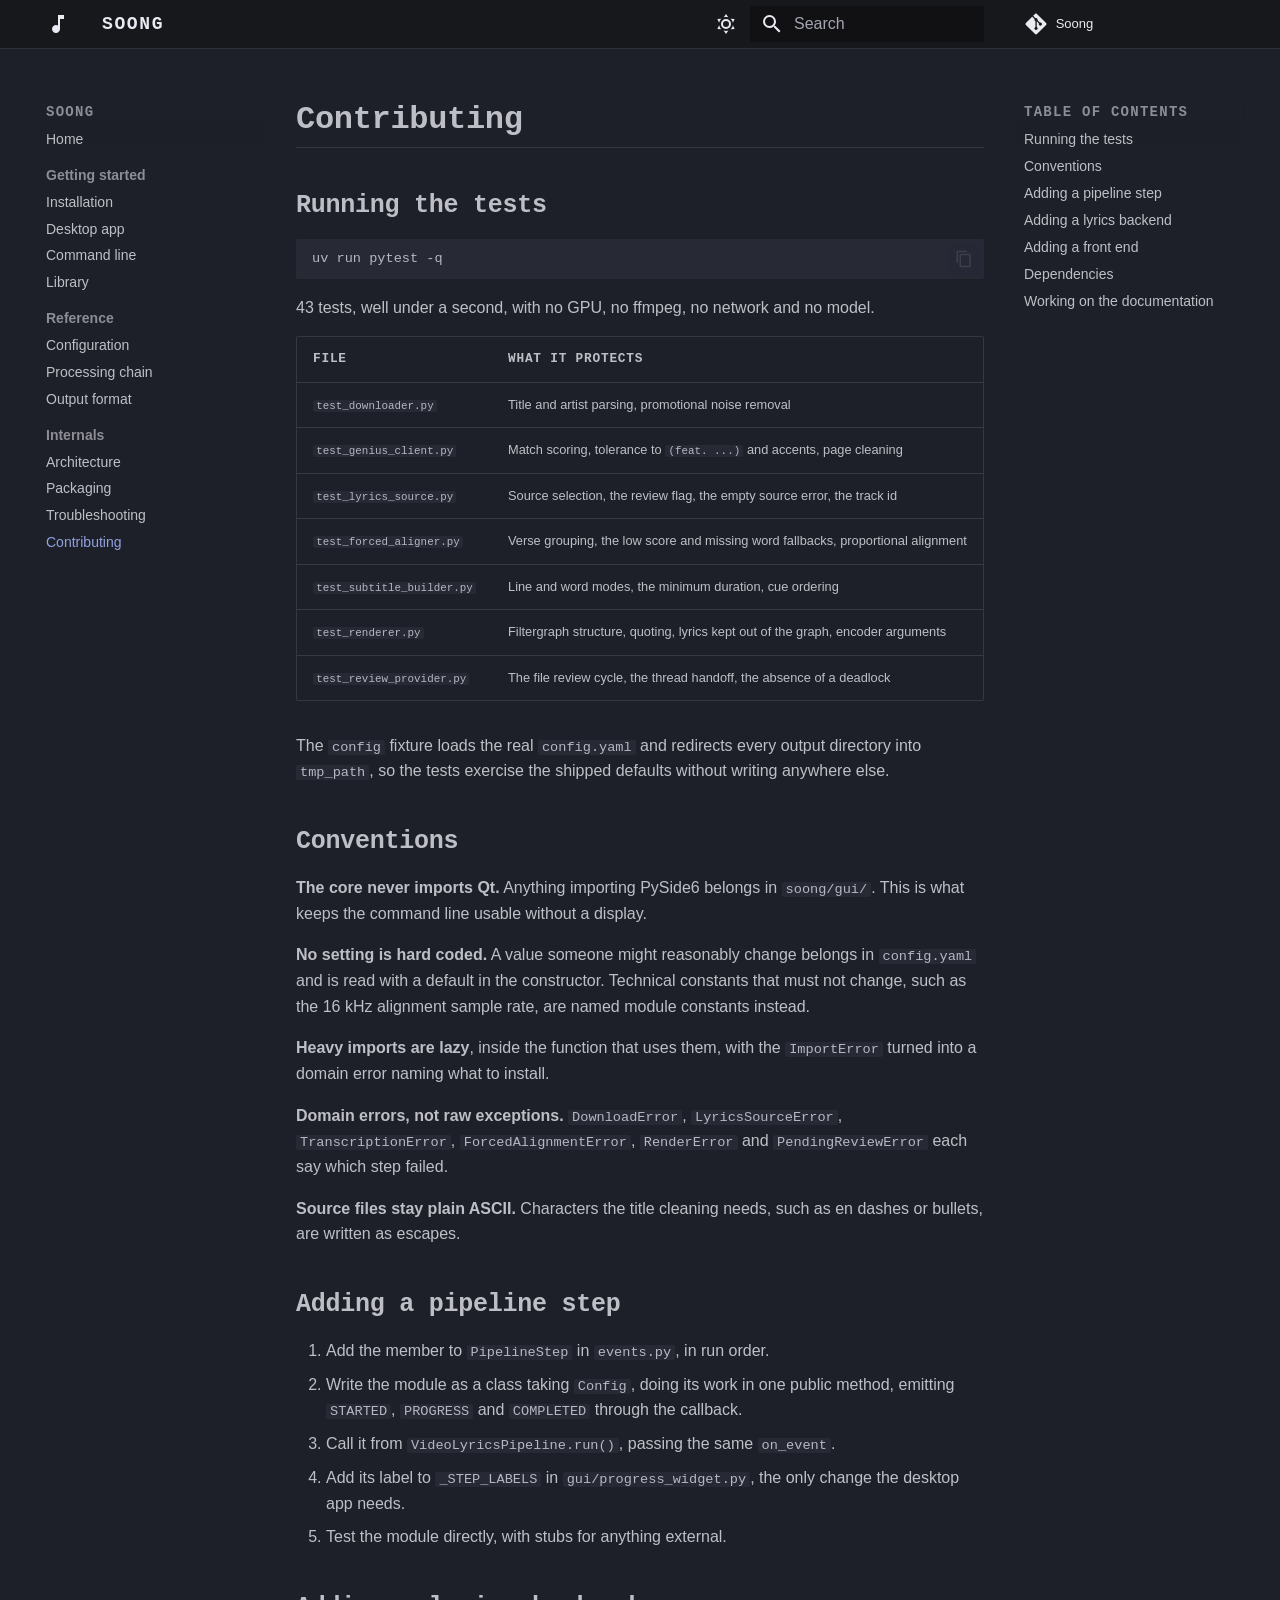
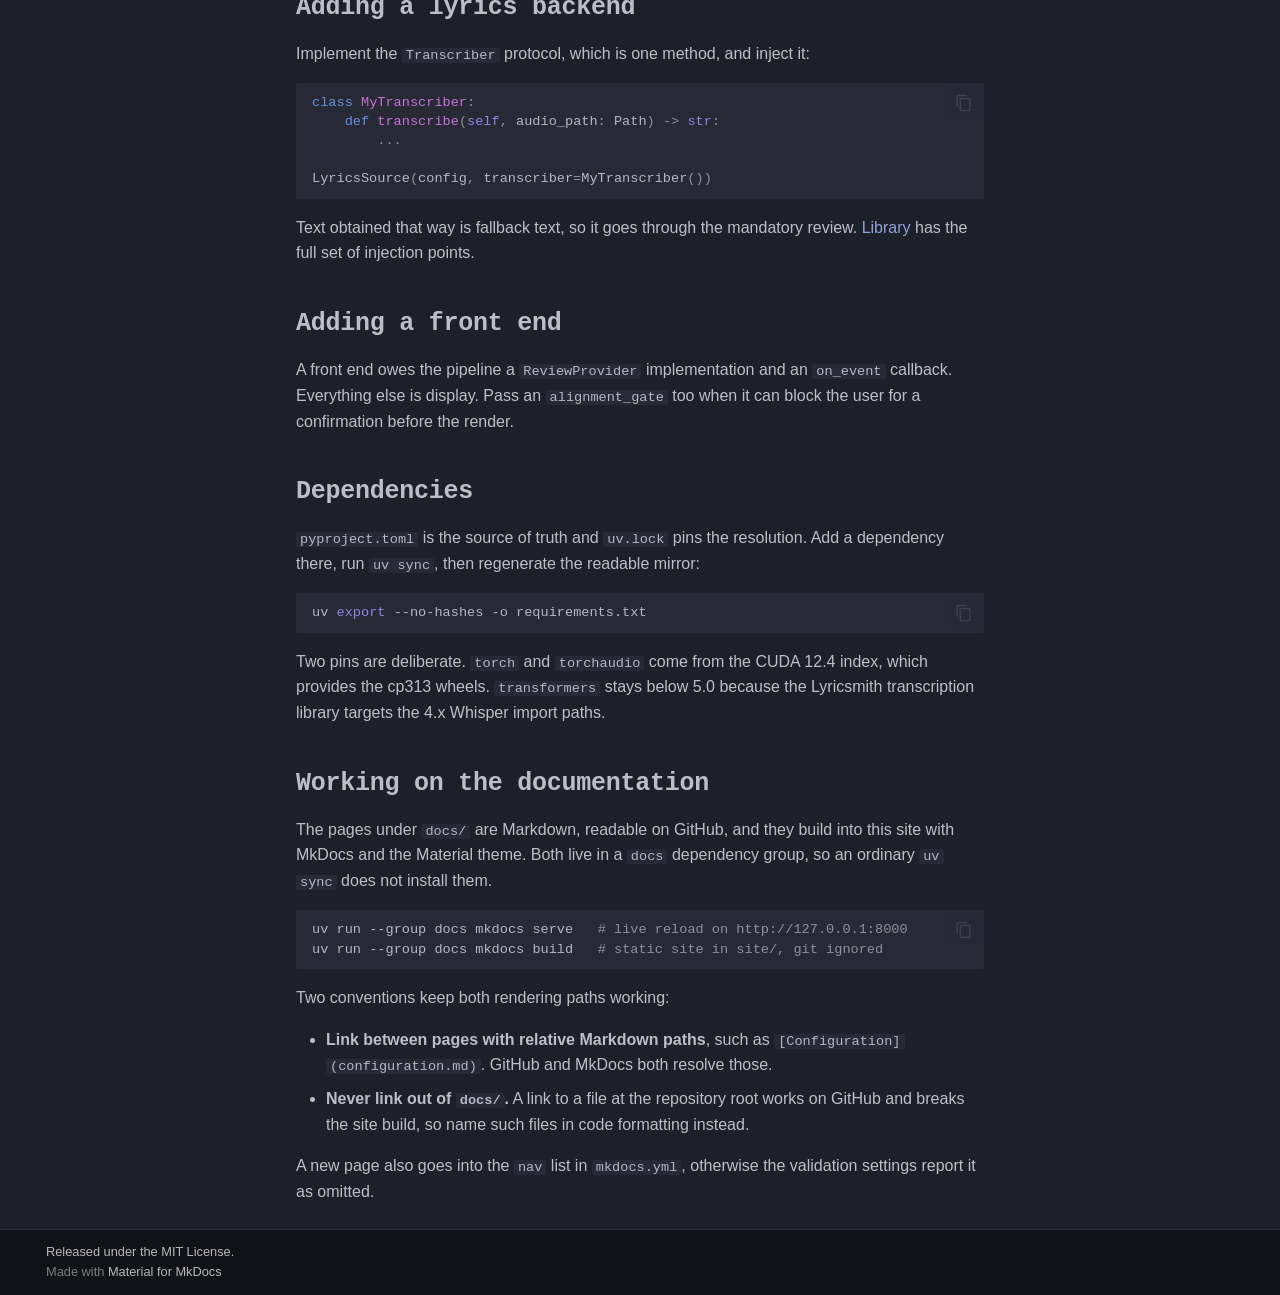
<file: contributing/index.html>
<!doctype html>
<html lang="en" class="no-js">
  <head>
    
      <meta charset="utf-8">
      <meta name="viewport" content="width=device-width,initial-scale=1">
      
        <meta name="description" content="Turn a music video into a blurred clip with aligned lyrics burned in.">
      
      
      
        <link rel="canonical" href="https://Laidwin.github.io/Soong/contributing/">
      
      
        <link rel="prev" href="../troubleshooting/">
      
      
      
        
      
      
      <link rel="icon" href="../assets/images/favicon.png">
      <meta name="generator" content="mkdocs-1.6.1, mkdocs-material-9.7.7">
    
    
      
        <title>Contributing - Soong</title>
      
    
    
      <link rel="stylesheet" href="../assets/stylesheets/main.ec1eaa64.min.css">
      
        
        <link rel="stylesheet" href="../assets/stylesheets/palette.ab4e12ef.min.css">
      
      


    
    
      
    
    
      
    
    
      <link rel="stylesheet" href="../stylesheets/overlay.css">
    
    <script>__md_scope=new URL("..",location),__md_hash=e=>[...e].reduce(((e,_)=>(e<<5)-e+_.charCodeAt(0)),0),__md_get=(e,_=localStorage,t=__md_scope)=>JSON.parse(_.getItem(t.pathname+"."+e)),__md_set=(e,_,t=localStorage,a=__md_scope)=>{try{t.setItem(a.pathname+"."+e,JSON.stringify(_))}catch(e){}}</script>
    
      

    
    
  </head>
  
  
    
    
      
    
    
    
    
    <body dir="ltr" data-md-color-scheme="slate" data-md-color-primary="custom" data-md-color-accent="custom">
  
    
    <input class="md-toggle" data-md-toggle="drawer" type="checkbox" id="__drawer" autocomplete="off">
    <input class="md-toggle" data-md-toggle="search" type="checkbox" id="__search" autocomplete="off">
    <label class="md-overlay" for="__drawer"></label>
    <div data-md-component="skip">
      
        
        <a href="#contributing" class="md-skip">
          Skip to content
        </a>
      
    </div>
    <div data-md-component="announce">
      
    </div>
    
    
      

  

<header class="md-header md-header--shadow" data-md-component="header">
  <nav class="md-header__inner md-grid" aria-label="Header">
    <a href=".." title="Soong" class="md-header__button md-logo" aria-label="Soong" data-md-component="logo">
      
  
  <svg xmlns="http://www.w3.org/2000/svg" viewBox="0 0 24 24"><path d="M12 3v10.55c-.59-.34-1.27-.55-2-.55-2.21 0-4 1.79-4 4s1.79 4 4 4 4-1.79 4-4V7h4V3z"/></svg>

    </a>
    <label class="md-header__button md-icon" for="__drawer">
      
      <svg xmlns="http://www.w3.org/2000/svg" viewBox="0 0 24 24"><path d="M3 6h18v2H3zm0 5h18v2H3zm0 5h18v2H3z"/></svg>
    </label>
    <div class="md-header__title" data-md-component="header-title">
      <div class="md-header__ellipsis">
        <div class="md-header__topic">
          <span class="md-ellipsis">
            Soong
          </span>
        </div>
        <div class="md-header__topic" data-md-component="header-topic">
          <span class="md-ellipsis">
            
              Contributing
            
          </span>
        </div>
      </div>
    </div>
    
      
        <form class="md-header__option" data-md-component="palette">
  
    
    
    
    <input class="md-option" data-md-color-media="" data-md-color-scheme="slate" data-md-color-primary="custom" data-md-color-accent="custom"  aria-label="Switch to light mode"  type="radio" name="__palette" id="__palette_0">
    
      <label class="md-header__button md-icon" title="Switch to light mode" for="__palette_1" hidden>
        <svg xmlns="http://www.w3.org/2000/svg" viewBox="0 0 24 24"><path d="M12 7a5 5 0 0 1 5 5 5 5 0 0 1-5 5 5 5 0 0 1-5-5 5 5 0 0 1 5-5m0 2a3 3 0 0 0-3 3 3 3 0 0 0 3 3 3 3 0 0 0 3-3 3 3 0 0 0-3-3m0-7 2.39 3.42C13.65 5.15 12.84 5 12 5s-1.65.15-2.39.42zM3.34 7l4.16-.35A7.2 7.2 0 0 0 5.94 8.5c-.44.74-.69 1.5-.83 2.29zm.02 10 1.76-3.77a7.131 7.131 0 0 0 2.38 4.14zM20.65 7l-1.77 3.79a7.02 7.02 0 0 0-2.38-4.15zm-.01 10-4.14.36c.59-.51 1.12-1.14 1.54-1.86.42-.73.69-1.5.83-2.29zM12 22l-2.41-3.44c.74.27 1.55.44 2.41.44.82 0 1.63-.17 2.37-.44z"/></svg>
      </label>
    
  
    
    
    
    <input class="md-option" data-md-color-media="" data-md-color-scheme="default" data-md-color-primary="custom" data-md-color-accent="custom"  aria-label="Switch to dark mode"  type="radio" name="__palette" id="__palette_1">
    
      <label class="md-header__button md-icon" title="Switch to dark mode" for="__palette_0" hidden>
        <svg xmlns="http://www.w3.org/2000/svg" viewBox="0 0 24 24"><path d="m17.75 4.09-2.53 1.94.91 3.06-2.63-1.81-2.63 1.81.91-3.06-2.53-1.94L12.44 4l1.06-3 1.06 3zm3.5 6.91-1.64 1.25.59 1.98-1.7-1.17-1.7 1.17.59-1.98L15.75 11l2.06-.05L18.5 9l.69 1.95zm-2.28 4.95c.83-.08 1.72 1.1 1.19 1.85-.32.45-.66.87-1.08 1.27C15.17 23 8.84 23 4.94 19.07c-3.91-3.9-3.91-10.24 0-14.14.4-.4.82-.76 1.27-1.08.75-.53 1.93.36 1.85 1.19-.27 2.86.69 5.83 2.89 8.02a9.96 9.96 0 0 0 8.02 2.89m-1.64 2.02a12.08 12.08 0 0 1-7.8-3.47c-2.17-2.19-3.33-5-3.49-7.82-2.81 3.14-2.7 7.96.31 10.98 3.02 3.01 7.84 3.12 10.98.31"/></svg>
      </label>
    
  
</form>
      
    
    
      <script>var palette=__md_get("__palette");if(palette&&palette.color){if("(prefers-color-scheme)"===palette.color.media){var media=matchMedia("(prefers-color-scheme: light)"),input=document.querySelector(media.matches?"[data-md-color-media='(prefers-color-scheme: light)']":"[data-md-color-media='(prefers-color-scheme: dark)']");palette.color.media=input.getAttribute("data-md-color-media"),palette.color.scheme=input.getAttribute("data-md-color-scheme"),palette.color.primary=input.getAttribute("data-md-color-primary"),palette.color.accent=input.getAttribute("data-md-color-accent")}for(var[key,value]of Object.entries(palette.color))document.body.setAttribute("data-md-color-"+key,value)}</script>
    
    
    
      
      
        <label class="md-header__button md-icon" for="__search">
          
          <svg xmlns="http://www.w3.org/2000/svg" viewBox="0 0 24 24"><path d="M9.5 3A6.5 6.5 0 0 1 16 9.5c0 1.61-.59 3.09-1.56 4.23l.27.27h.79l5 5-1.5 1.5-5-5v-.79l-.27-.27A6.52 6.52 0 0 1 9.5 16 6.5 6.5 0 0 1 3 9.5 6.5 6.5 0 0 1 9.5 3m0 2C7 5 5 7 5 9.5S7 14 9.5 14 14 12 14 9.5 12 5 9.5 5"/></svg>
        </label>
        <div class="md-search" data-md-component="search" role="dialog">
  <label class="md-search__overlay" for="__search"></label>
  <div class="md-search__inner" role="search">
    <form class="md-search__form" name="search">
      <input type="text" class="md-search__input" name="query" aria-label="Search" placeholder="Search" autocapitalize="off" autocorrect="off" autocomplete="off" spellcheck="false" data-md-component="search-query" required>
      <label class="md-search__icon md-icon" for="__search">
        
        <svg xmlns="http://www.w3.org/2000/svg" viewBox="0 0 24 24"><path d="M9.5 3A6.5 6.5 0 0 1 16 9.5c0 1.61-.59 3.09-1.56 4.23l.27.27h.79l5 5-1.5 1.5-5-5v-.79l-.27-.27A6.52 6.52 0 0 1 9.5 16 6.5 6.5 0 0 1 3 9.5 6.5 6.5 0 0 1 9.5 3m0 2C7 5 5 7 5 9.5S7 14 9.5 14 14 12 14 9.5 12 5 9.5 5"/></svg>
        
        <svg xmlns="http://www.w3.org/2000/svg" viewBox="0 0 24 24"><path d="M20 11v2H8l5.5 5.5-1.42 1.42L4.16 12l7.92-7.92L13.5 5.5 8 11z"/></svg>
      </label>
      <nav class="md-search__options" aria-label="Search">
        
        <button type="reset" class="md-search__icon md-icon" title="Clear" aria-label="Clear" tabindex="-1">
          
          <svg xmlns="http://www.w3.org/2000/svg" viewBox="0 0 24 24"><path d="M19 6.41 17.59 5 12 10.59 6.41 5 5 6.41 10.59 12 5 17.59 6.41 19 12 13.41 17.59 19 19 17.59 13.41 12z"/></svg>
        </button>
      </nav>
      
        <div class="md-search__suggest" data-md-component="search-suggest"></div>
      
    </form>
    <div class="md-search__output">
      <div class="md-search__scrollwrap" tabindex="0" data-md-scrollfix>
        <div class="md-search-result" data-md-component="search-result">
          <div class="md-search-result__meta">
            Initializing search
          </div>
          <ol class="md-search-result__list" role="presentation"></ol>
        </div>
      </div>
    </div>
  </div>
</div>
      
    
    
      <div class="md-header__source">
        <a href="https://github.com/Laidwin/Soong" title="Go to repository" class="md-source" data-md-component="source">
  <div class="md-source__icon md-icon">
    
    <svg xmlns="http://www.w3.org/2000/svg" viewBox="0 0 448 512"><!--! Font Awesome Free 7.1.0 by @fontawesome - https://fontawesome.com License - https://fontawesome.com/license/free (Icons: CC BY 4.0, Fonts: SIL OFL 1.1, Code: MIT License) Copyright 2025 Fonticons, Inc.--><path d="M439.6 236.1 244 40.5c-5.4-5.5-12.8-8.5-20.4-8.5s-15 3-20.4 8.4L162.5 81l51.5 51.5c27.1-9.1 52.7 16.8 43.4 43.7l49.7 49.7c34.2-11.8 61.2 31 35.5 56.7-26.5 26.5-70.2-2.9-56-37.3L240.3 199v121.9c25.3 12.5 22.3 41.8 9.1 55-6.4 6.4-15.2 10.1-24.3 10.1s-17.8-3.6-24.3-10.1c-17.6-17.6-11.1-46.9 11.2-56v-123c-20.8-8.5-24.6-30.7-18.6-45L142.6 101 8.5 235.1C3 240.6 0 247.9 0 255.5s3 15 8.5 20.4l195.6 195.7c5.4 5.4 12.7 8.4 20.4 8.4s15-3 20.4-8.4l194.7-194.7c5.4-5.4 8.4-12.8 8.4-20.4s-3-15-8.4-20.4"/></svg>
  </div>
  <div class="md-source__repository">
    Soong
  </div>
</a>
      </div>
    
  </nav>
  
</header>
    
    <div class="md-container" data-md-component="container">
      
      
        
          
        
      
      <main class="md-main" data-md-component="main">
        <div class="md-main__inner md-grid">
          
            
              
              <div class="md-sidebar md-sidebar--primary" data-md-component="sidebar" data-md-type="navigation" >
                <div class="md-sidebar__scrollwrap">
                  <div class="md-sidebar__inner">
                    



<nav class="md-nav md-nav--primary" aria-label="Navigation" data-md-level="0">
  <label class="md-nav__title" for="__drawer">
    <a href=".." title="Soong" class="md-nav__button md-logo" aria-label="Soong" data-md-component="logo">
      
  
  <svg xmlns="http://www.w3.org/2000/svg" viewBox="0 0 24 24"><path d="M12 3v10.55c-.59-.34-1.27-.55-2-.55-2.21 0-4 1.79-4 4s1.79 4 4 4 4-1.79 4-4V7h4V3z"/></svg>

    </a>
    Soong
  </label>
  
    <div class="md-nav__source">
      <a href="https://github.com/Laidwin/Soong" title="Go to repository" class="md-source" data-md-component="source">
  <div class="md-source__icon md-icon">
    
    <svg xmlns="http://www.w3.org/2000/svg" viewBox="0 0 448 512"><!--! Font Awesome Free 7.1.0 by @fontawesome - https://fontawesome.com License - https://fontawesome.com/license/free (Icons: CC BY 4.0, Fonts: SIL OFL 1.1, Code: MIT License) Copyright 2025 Fonticons, Inc.--><path d="M439.6 236.1 244 40.5c-5.4-5.5-12.8-8.5-20.4-8.5s-15 3-20.4 8.4L162.5 81l51.5 51.5c27.1-9.1 52.7 16.8 43.4 43.7l49.7 49.7c34.2-11.8 61.2 31 35.5 56.7-26.5 26.5-70.2-2.9-56-37.3L240.3 199v121.9c25.3 12.5 22.3 41.8 9.1 55-6.4 6.4-15.2 10.1-24.3 10.1s-17.8-3.6-24.3-10.1c-17.6-17.6-11.1-46.9 11.2-56v-123c-20.8-8.5-24.6-30.7-18.6-45L142.6 101 8.5 235.1C3 240.6 0 247.9 0 255.5s3 15 8.5 20.4l195.6 195.7c5.4 5.4 12.7 8.4 20.4 8.4s15-3 20.4-8.4l194.7-194.7c5.4-5.4 8.4-12.8 8.4-20.4s-3-15-8.4-20.4"/></svg>
  </div>
  <div class="md-source__repository">
    Soong
  </div>
</a>
    </div>
  
  <ul class="md-nav__list" data-md-scrollfix>
    
      
      
  
  
  
  
    <li class="md-nav__item">
      <a href=".." class="md-nav__link">
        
  
  
  <span class="md-ellipsis">
    
  
    Home
  

    
  </span>
  
  

      </a>
    </li>
  

    
      
      
  
  
  
  
    
    
    
    
      
        
        
      
    
    
    <li class="md-nav__item md-nav__item--section md-nav__item--nested">
      
        
        
        <input class="md-nav__toggle md-toggle " type="checkbox" id="__nav_2" >
        
          
          <label class="md-nav__link" for="__nav_2" id="__nav_2_label" tabindex="">
            
  
  
  <span class="md-ellipsis">
    
  
    Getting started
  

    
  </span>
  
  

            <span class="md-nav__icon md-icon"></span>
          </label>
        
        <nav class="md-nav" data-md-level="1" aria-labelledby="__nav_2_label" aria-expanded="false">
          <label class="md-nav__title" for="__nav_2">
            <span class="md-nav__icon md-icon"></span>
            
  
    Getting started
  

          </label>
          <ul class="md-nav__list" data-md-scrollfix>
            
              
                
  
  
  
  
    <li class="md-nav__item">
      <a href="../installation/" class="md-nav__link">
        
  
  
  <span class="md-ellipsis">
    
  
    Installation
  

    
  </span>
  
  

      </a>
    </li>
  

              
            
              
                
  
  
  
  
    <li class="md-nav__item">
      <a href="../desktop-app/" class="md-nav__link">
        
  
  
  <span class="md-ellipsis">
    
  
    Desktop app
  

    
  </span>
  
  

      </a>
    </li>
  

              
            
              
                
  
  
  
  
    <li class="md-nav__item">
      <a href="../cli/" class="md-nav__link">
        
  
  
  <span class="md-ellipsis">
    
  
    Command line
  

    
  </span>
  
  

      </a>
    </li>
  

              
            
              
                
  
  
  
  
    <li class="md-nav__item">
      <a href="../library/" class="md-nav__link">
        
  
  
  <span class="md-ellipsis">
    
  
    Library
  

    
  </span>
  
  

      </a>
    </li>
  

              
            
          </ul>
        </nav>
      
    </li>
  

    
      
      
  
  
  
  
    
    
    
    
      
        
        
      
    
    
    <li class="md-nav__item md-nav__item--section md-nav__item--nested">
      
        
        
        <input class="md-nav__toggle md-toggle " type="checkbox" id="__nav_3" >
        
          
          <label class="md-nav__link" for="__nav_3" id="__nav_3_label" tabindex="">
            
  
  
  <span class="md-ellipsis">
    
  
    Reference
  

    
  </span>
  
  

            <span class="md-nav__icon md-icon"></span>
          </label>
        
        <nav class="md-nav" data-md-level="1" aria-labelledby="__nav_3_label" aria-expanded="false">
          <label class="md-nav__title" for="__nav_3">
            <span class="md-nav__icon md-icon"></span>
            
  
    Reference
  

          </label>
          <ul class="md-nav__list" data-md-scrollfix>
            
              
                
  
  
  
  
    <li class="md-nav__item">
      <a href="../configuration/" class="md-nav__link">
        
  
  
  <span class="md-ellipsis">
    
  
    Configuration
  

    
  </span>
  
  

      </a>
    </li>
  

              
            
              
                
  
  
  
  
    <li class="md-nav__item">
      <a href="../processing-chain/" class="md-nav__link">
        
  
  
  <span class="md-ellipsis">
    
  
    Processing chain
  

    
  </span>
  
  

      </a>
    </li>
  

              
            
              
                
  
  
  
  
    <li class="md-nav__item">
      <a href="../output/" class="md-nav__link">
        
  
  
  <span class="md-ellipsis">
    
  
    Output format
  

    
  </span>
  
  

      </a>
    </li>
  

              
            
          </ul>
        </nav>
      
    </li>
  

    
      
      
  
  
    
  
  
  
    
    
    
    
      
        
        
      
    
    
    <li class="md-nav__item md-nav__item--active md-nav__item--section md-nav__item--nested">
      
        
        
        <input class="md-nav__toggle md-toggle " type="checkbox" id="__nav_4" checked>
        
          
          <label class="md-nav__link" for="__nav_4" id="__nav_4_label" tabindex="">
            
  
  
  <span class="md-ellipsis">
    
  
    Internals
  

    
  </span>
  
  

            <span class="md-nav__icon md-icon"></span>
          </label>
        
        <nav class="md-nav" data-md-level="1" aria-labelledby="__nav_4_label" aria-expanded="true">
          <label class="md-nav__title" for="__nav_4">
            <span class="md-nav__icon md-icon"></span>
            
  
    Internals
  

          </label>
          <ul class="md-nav__list" data-md-scrollfix>
            
              
                
  
  
  
  
    <li class="md-nav__item">
      <a href="../architecture/" class="md-nav__link">
        
  
  
  <span class="md-ellipsis">
    
  
    Architecture
  

    
  </span>
  
  

      </a>
    </li>
  

              
            
              
                
  
  
  
  
    <li class="md-nav__item">
      <a href="../packaging/" class="md-nav__link">
        
  
  
  <span class="md-ellipsis">
    
  
    Packaging
  

    
  </span>
  
  

      </a>
    </li>
  

              
            
              
                
  
  
  
  
    <li class="md-nav__item">
      <a href="../troubleshooting/" class="md-nav__link">
        
  
  
  <span class="md-ellipsis">
    
  
    Troubleshooting
  

    
  </span>
  
  

      </a>
    </li>
  

              
            
              
                
  
  
    
  
  
  
    <li class="md-nav__item md-nav__item--active">
      
      <input class="md-nav__toggle md-toggle" type="checkbox" id="__toc">
      
      
        
      
      
        <label class="md-nav__link md-nav__link--active" for="__toc">
          
  
  
  <span class="md-ellipsis">
    
  
    Contributing
  

    
  </span>
  
  

          <span class="md-nav__icon md-icon"></span>
        </label>
      
      <a href="./" class="md-nav__link md-nav__link--active">
        
  
  
  <span class="md-ellipsis">
    
  
    Contributing
  

    
  </span>
  
  

      </a>
      
        

<nav class="md-nav md-nav--secondary" aria-label="Table of contents">
  
  
  
    
  
  
    <label class="md-nav__title" for="__toc">
      <span class="md-nav__icon md-icon"></span>
      Table of contents
    </label>
    <ul class="md-nav__list" data-md-component="toc" data-md-scrollfix>
      
        <li class="md-nav__item">
  <a href="#running-the-tests" class="md-nav__link">
    <span class="md-ellipsis">
      
        Running the tests
      
    </span>
  </a>
  
</li>
      
        <li class="md-nav__item">
  <a href="#conventions" class="md-nav__link">
    <span class="md-ellipsis">
      
        Conventions
      
    </span>
  </a>
  
</li>
      
        <li class="md-nav__item">
  <a href="#adding-a-pipeline-step" class="md-nav__link">
    <span class="md-ellipsis">
      
        Adding a pipeline step
      
    </span>
  </a>
  
</li>
      
        <li class="md-nav__item">
  <a href="#adding-a-lyrics-backend" class="md-nav__link">
    <span class="md-ellipsis">
      
        Adding a lyrics backend
      
    </span>
  </a>
  
</li>
      
        <li class="md-nav__item">
  <a href="#adding-a-front-end" class="md-nav__link">
    <span class="md-ellipsis">
      
        Adding a front end
      
    </span>
  </a>
  
</li>
      
        <li class="md-nav__item">
  <a href="#dependencies" class="md-nav__link">
    <span class="md-ellipsis">
      
        Dependencies
      
    </span>
  </a>
  
</li>
      
        <li class="md-nav__item">
  <a href="#working-on-the-documentation" class="md-nav__link">
    <span class="md-ellipsis">
      
        Working on the documentation
      
    </span>
  </a>
  
</li>
      
    </ul>
  
</nav>
      
    </li>
  

              
            
          </ul>
        </nav>
      
    </li>
  

    
  </ul>
</nav>
                  </div>
                </div>
              </div>
            
            
              
              <div class="md-sidebar md-sidebar--secondary" data-md-component="sidebar" data-md-type="toc" >
                <div class="md-sidebar__scrollwrap">
                  <div class="md-sidebar__inner">
                    

<nav class="md-nav md-nav--secondary" aria-label="Table of contents">
  
  
  
    
  
  
    <label class="md-nav__title" for="__toc">
      <span class="md-nav__icon md-icon"></span>
      Table of contents
    </label>
    <ul class="md-nav__list" data-md-component="toc" data-md-scrollfix>
      
        <li class="md-nav__item">
  <a href="#running-the-tests" class="md-nav__link">
    <span class="md-ellipsis">
      
        Running the tests
      
    </span>
  </a>
  
</li>
      
        <li class="md-nav__item">
  <a href="#conventions" class="md-nav__link">
    <span class="md-ellipsis">
      
        Conventions
      
    </span>
  </a>
  
</li>
      
        <li class="md-nav__item">
  <a href="#adding-a-pipeline-step" class="md-nav__link">
    <span class="md-ellipsis">
      
        Adding a pipeline step
      
    </span>
  </a>
  
</li>
      
        <li class="md-nav__item">
  <a href="#adding-a-lyrics-backend" class="md-nav__link">
    <span class="md-ellipsis">
      
        Adding a lyrics backend
      
    </span>
  </a>
  
</li>
      
        <li class="md-nav__item">
  <a href="#adding-a-front-end" class="md-nav__link">
    <span class="md-ellipsis">
      
        Adding a front end
      
    </span>
  </a>
  
</li>
      
        <li class="md-nav__item">
  <a href="#dependencies" class="md-nav__link">
    <span class="md-ellipsis">
      
        Dependencies
      
    </span>
  </a>
  
</li>
      
        <li class="md-nav__item">
  <a href="#working-on-the-documentation" class="md-nav__link">
    <span class="md-ellipsis">
      
        Working on the documentation
      
    </span>
  </a>
  
</li>
      
    </ul>
  
</nav>
                  </div>
                </div>
              </div>
            
          
          
            <div class="md-content" data-md-component="content">
              
              <article class="md-content__inner md-typeset">
                
                  


  
  


<h1 id="contributing">Contributing<a class="headerlink" href="#contributing" title="Permanent link">&para;</a></h1>
<h2 id="running-the-tests">Running the tests<a class="headerlink" href="#running-the-tests" title="Permanent link">&para;</a></h2>
<div class="highlight"><pre><span></span><code><a id="__codelineno-0-1" name="__codelineno-0-1" href="#__codelineno-0-1"></a>uv<span class="w"> </span>run<span class="w"> </span>pytest<span class="w"> </span>-q
</code></pre></div>
<p>43 tests, well under a second, with no GPU, no ffmpeg, no network and no model.</p>
<table>
<thead>
<tr>
<th>File</th>
<th>What it protects</th>
</tr>
</thead>
<tbody>
<tr>
<td><code>test_downloader.py</code></td>
<td>Title and artist parsing, promotional noise removal</td>
</tr>
<tr>
<td><code>test_genius_client.py</code></td>
<td>Match scoring, tolerance to <code>(feat. ...)</code> and accents, page cleaning</td>
</tr>
<tr>
<td><code>test_lyrics_source.py</code></td>
<td>Source selection, the review flag, the empty source error, the track id</td>
</tr>
<tr>
<td><code>test_forced_aligner.py</code></td>
<td>Verse grouping, the low score and missing word fallbacks, proportional alignment</td>
</tr>
<tr>
<td><code>test_subtitle_builder.py</code></td>
<td>Line and word modes, the minimum duration, cue ordering</td>
</tr>
<tr>
<td><code>test_renderer.py</code></td>
<td>Filtergraph structure, quoting, lyrics kept out of the graph, encoder arguments</td>
</tr>
<tr>
<td><code>test_review_provider.py</code></td>
<td>The file review cycle, the thread handoff, the absence of a deadlock</td>
</tr>
</tbody>
</table>
<p>The <code>config</code> fixture loads the real <code>config.yaml</code> and redirects every output
directory into <code>tmp_path</code>, so the tests exercise the shipped defaults without
writing anywhere else.</p>
<h2 id="conventions">Conventions<a class="headerlink" href="#conventions" title="Permanent link">&para;</a></h2>
<p><strong>The core never imports Qt.</strong> Anything importing PySide6 belongs in
<code>soong/gui/</code>. This is what keeps the command line usable without a display.</p>
<p><strong>No setting is hard coded.</strong> A value someone might reasonably change belongs
in <code>config.yaml</code> and is read with a default in the constructor. Technical
constants that must not change, such as the 16 kHz alignment sample rate, are
named module constants instead.</p>
<p><strong>Heavy imports are lazy</strong>, inside the function that uses them, with the
<code>ImportError</code> turned into a domain error naming what to install.</p>
<p><strong>Domain errors, not raw exceptions.</strong> <code>DownloadError</code>, <code>LyricsSourceError</code>,
<code>TranscriptionError</code>, <code>ForcedAlignmentError</code>, <code>RenderError</code> and
<code>PendingReviewError</code> each say which step failed.</p>
<p><strong>Source files stay plain ASCII.</strong> Characters the title cleaning needs, such as
en dashes or bullets, are written as escapes.</p>
<h2 id="adding-a-pipeline-step">Adding a pipeline step<a class="headerlink" href="#adding-a-pipeline-step" title="Permanent link">&para;</a></h2>
<ol>
<li>Add the member to <code>PipelineStep</code> in <code>events.py</code>, in run order.</li>
<li>Write the module as a class taking <code>Config</code>, doing its work in one public
   method, emitting <code>STARTED</code>, <code>PROGRESS</code> and <code>COMPLETED</code> through the callback.</li>
<li>Call it from <code>VideoLyricsPipeline.run()</code>, passing the same <code>on_event</code>.</li>
<li>Add its label to <code>_STEP_LABELS</code> in <code>gui/progress_widget.py</code>, the only change
   the desktop app needs.</li>
<li>Test the module directly, with stubs for anything external.</li>
</ol>
<h2 id="adding-a-lyrics-backend">Adding a lyrics backend<a class="headerlink" href="#adding-a-lyrics-backend" title="Permanent link">&para;</a></h2>
<p>Implement the <code>Transcriber</code> protocol, which is one method, and inject it:</p>
<div class="highlight"><pre><span></span><code><a id="__codelineno-1-1" name="__codelineno-1-1" href="#__codelineno-1-1"></a><span class="k">class</span><span class="w"> </span><span class="nc">MyTranscriber</span><span class="p">:</span>
<a id="__codelineno-1-2" name="__codelineno-1-2" href="#__codelineno-1-2"></a>    <span class="k">def</span><span class="w"> </span><span class="nf">transcribe</span><span class="p">(</span><span class="bp">self</span><span class="p">,</span> <span class="n">audio_path</span><span class="p">:</span> <span class="n">Path</span><span class="p">)</span> <span class="o">-&gt;</span> <span class="nb">str</span><span class="p">:</span>
<a id="__codelineno-1-3" name="__codelineno-1-3" href="#__codelineno-1-3"></a>        <span class="o">...</span>
<a id="__codelineno-1-4" name="__codelineno-1-4" href="#__codelineno-1-4"></a>
<a id="__codelineno-1-5" name="__codelineno-1-5" href="#__codelineno-1-5"></a><span class="n">LyricsSource</span><span class="p">(</span><span class="n">config</span><span class="p">,</span> <span class="n">transcriber</span><span class="o">=</span><span class="n">MyTranscriber</span><span class="p">())</span>
</code></pre></div>
<p>Text obtained that way is fallback text, so it goes through the mandatory
review. <a href="../library/">Library</a> has the full set of injection points.</p>
<h2 id="adding-a-front-end">Adding a front end<a class="headerlink" href="#adding-a-front-end" title="Permanent link">&para;</a></h2>
<p>A front end owes the pipeline a <code>ReviewProvider</code> implementation and an
<code>on_event</code> callback. Everything else is display. Pass an <code>alignment_gate</code> too
when it can block the user for a confirmation before the render.</p>
<h2 id="dependencies">Dependencies<a class="headerlink" href="#dependencies" title="Permanent link">&para;</a></h2>
<p><code>pyproject.toml</code> is the source of truth and <code>uv.lock</code> pins the resolution. Add
a dependency there, run <code>uv sync</code>, then regenerate the readable mirror:</p>
<div class="highlight"><pre><span></span><code><a id="__codelineno-2-1" name="__codelineno-2-1" href="#__codelineno-2-1"></a>uv<span class="w"> </span><span class="nb">export</span><span class="w"> </span>--no-hashes<span class="w"> </span>-o<span class="w"> </span>requirements.txt
</code></pre></div>
<p>Two pins are deliberate. <code>torch</code> and <code>torchaudio</code> come from the CUDA 12.4
index, which provides the cp313 wheels. <code>transformers</code> stays below 5.0 because
the Lyricsmith transcription library targets the 4.x Whisper import paths.</p>
<h2 id="working-on-the-documentation">Working on the documentation<a class="headerlink" href="#working-on-the-documentation" title="Permanent link">&para;</a></h2>
<p>The pages under <code>docs/</code> are Markdown, readable on GitHub, and they build into
this site with MkDocs and the Material theme. Both live in a <code>docs</code> dependency
group, so an ordinary <code>uv sync</code> does not install them.</p>
<div class="highlight"><pre><span></span><code><a id="__codelineno-3-1" name="__codelineno-3-1" href="#__codelineno-3-1"></a>uv<span class="w"> </span>run<span class="w"> </span>--group<span class="w"> </span>docs<span class="w"> </span>mkdocs<span class="w"> </span>serve<span class="w">   </span><span class="c1"># live reload on http://127.0.0.1:8000</span>
<a id="__codelineno-3-2" name="__codelineno-3-2" href="#__codelineno-3-2"></a>uv<span class="w"> </span>run<span class="w"> </span>--group<span class="w"> </span>docs<span class="w"> </span>mkdocs<span class="w"> </span>build<span class="w">   </span><span class="c1"># static site in site/, git ignored</span>
</code></pre></div>
<p>Two conventions keep both rendering paths working:</p>
<ul>
<li><strong>Link between pages with relative Markdown paths</strong>, such as
  <code>[Configuration](configuration.md)</code>. GitHub and MkDocs both resolve those.</li>
<li><strong>Never link out of <code>docs/</code>.</strong> A link to a file at the repository root works
  on GitHub and breaks the site build, so name such files in code formatting
  instead.</li>
</ul>
<p>A new page also goes into the <code>nav</code> list in <code>mkdocs.yml</code>, otherwise the
validation settings report it as omitted.</p>












                
              </article>
            </div>
          
          
<script>var target=document.getElementById(location.hash.slice(1));target&&target.name&&(target.checked=target.name.startsWith("__tabbed_"))</script>
        </div>
        
          <button type="button" class="md-top md-icon" data-md-component="top" hidden>
  
  <svg xmlns="http://www.w3.org/2000/svg" viewBox="0 0 24 24"><path d="M13 20h-2V8l-5.5 5.5-1.42-1.42L12 4.16l7.92 7.92-1.42 1.42L13 8z"/></svg>
  Back to top
</button>
        
      </main>
      
        <footer class="md-footer">
  
  <div class="md-footer-meta md-typeset">
    <div class="md-footer-meta__inner md-grid">
      <div class="md-copyright">
  
    <div class="md-copyright__highlight">
      Released under the MIT License.
    </div>
  
  
    Made with
    <a href="https://squidfunk.github.io/mkdocs-material/" target="_blank" rel="noopener">
      Material for MkDocs
    </a>
  
</div>
      
    </div>
  </div>
</footer>
      
    </div>
    <div class="md-dialog" data-md-component="dialog">
      <div class="md-dialog__inner md-typeset"></div>
    </div>
    
    
    
      
      
      <script id="__config" type="application/json">{"annotate": null, "base": "..", "features": ["navigation.sections", "navigation.top", "toc.follow", "content.code.copy", "search.highlight", "search.suggest"], "search": "../assets/javascripts/workers/search.2c215733.min.js", "tags": null, "translations": {"clipboard.copied": "Copied to clipboard", "clipboard.copy": "Copy to clipboard", "search.result.more.one": "1 more on this page", "search.result.more.other": "# more on this page", "search.result.none": "No matching documents", "search.result.one": "1 matching document", "search.result.other": "# matching documents", "search.result.placeholder": "Type to start searching", "search.result.term.missing": "Missing", "select.version": "Select version"}, "version": null}</script>
    
    
      <script src="../assets/javascripts/bundle.d7400e89.min.js"></script>
      
    
  </body>
</html>
</file>
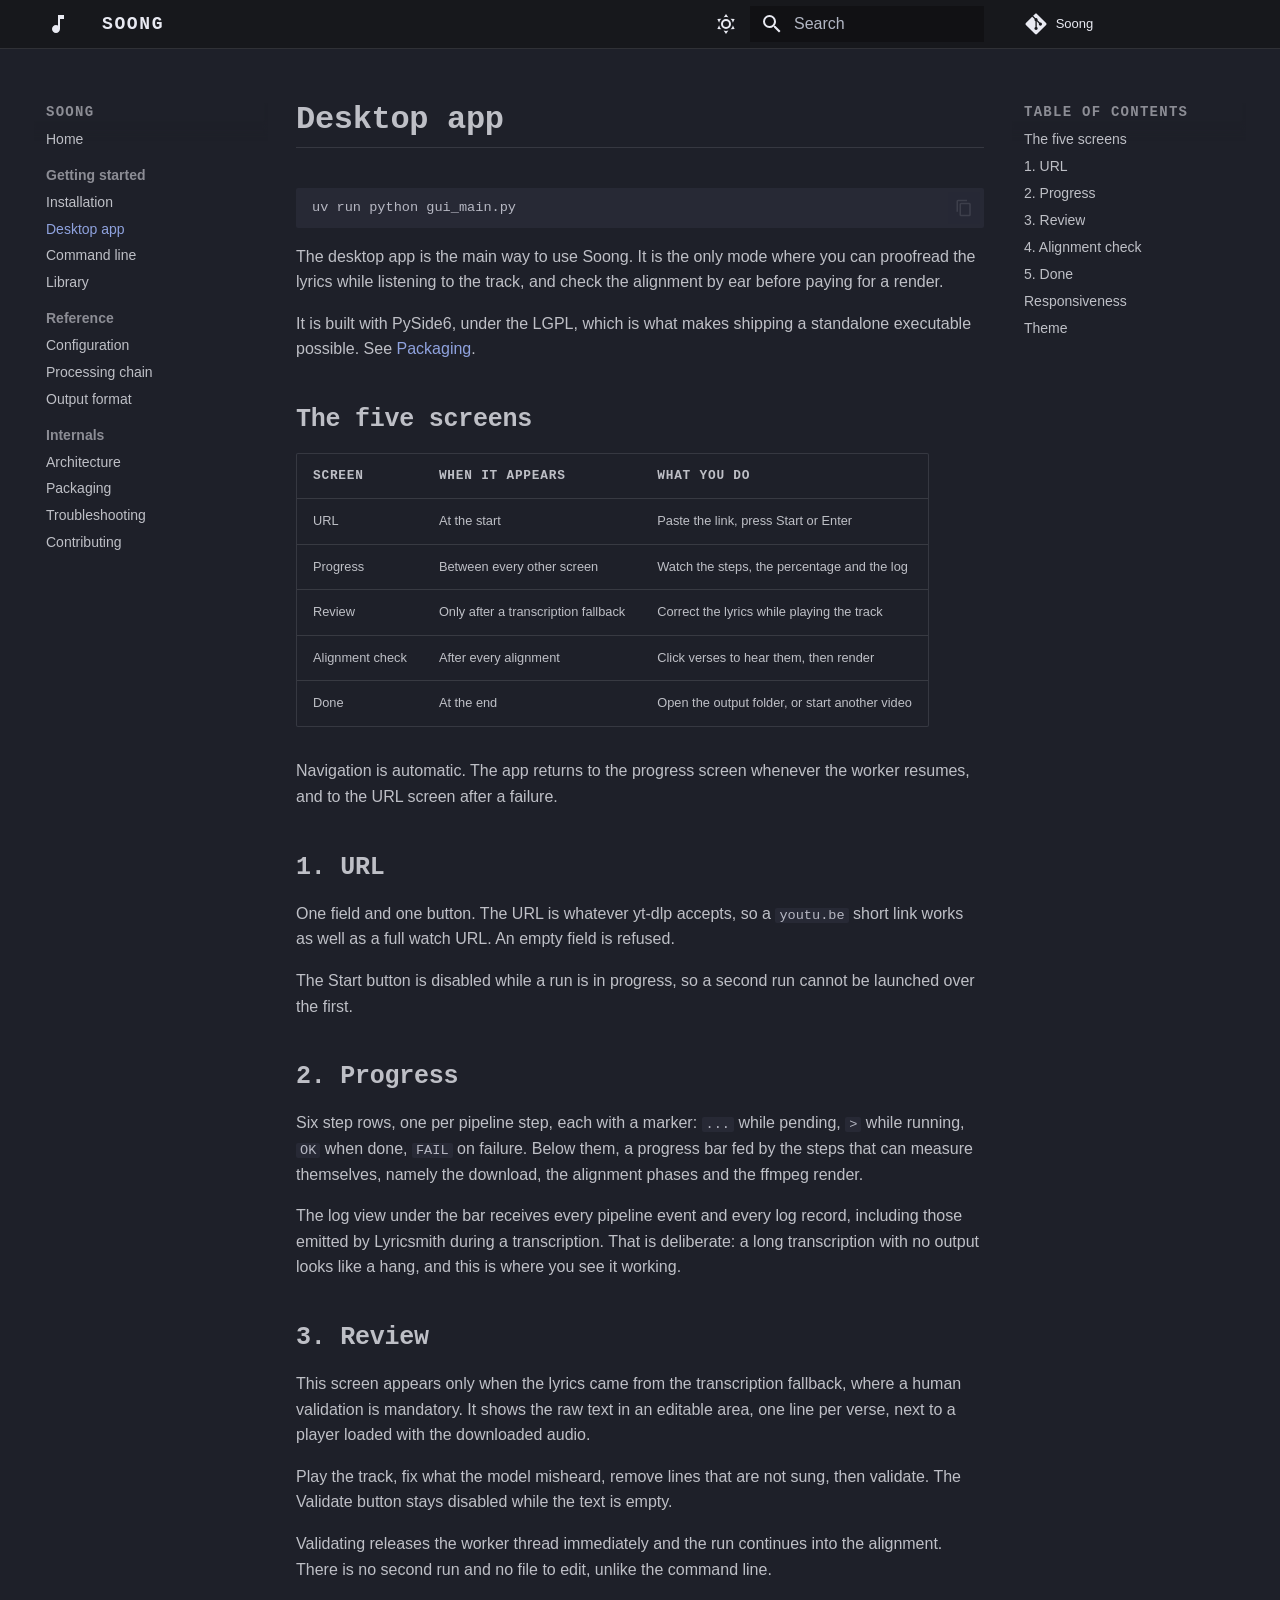
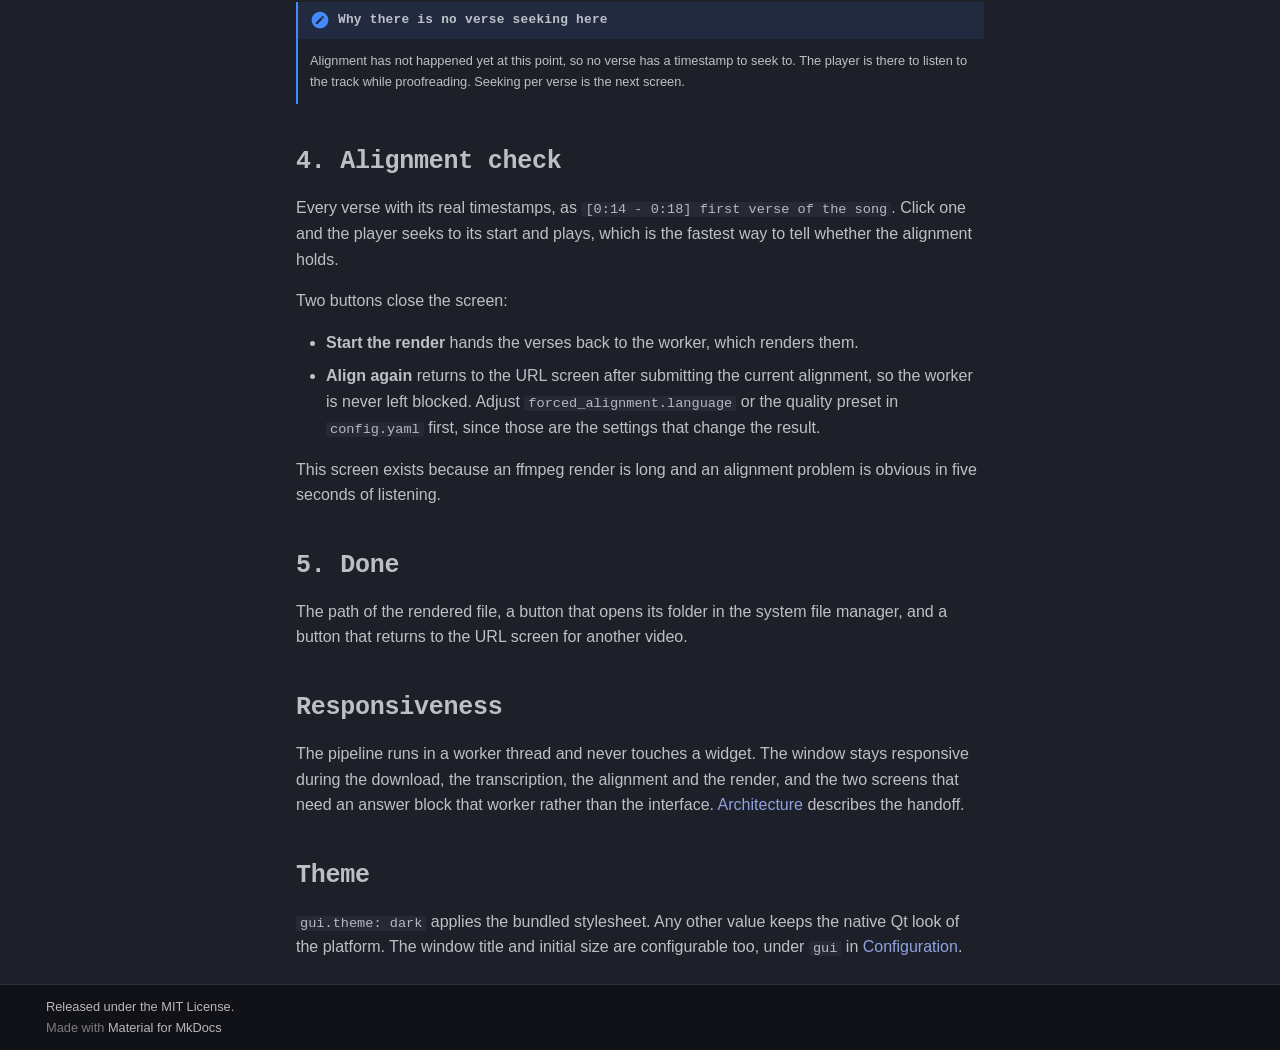
<file: desktop-app/index.html>
<!doctype html>
<html lang="en" class="no-js">
  <head>
    
      <meta charset="utf-8">
      <meta name="viewport" content="width=device-width,initial-scale=1">
      
        <meta name="description" content="Turn a music video into a blurred clip with aligned lyrics burned in.">
      
      
      
        <link rel="canonical" href="https://Laidwin.github.io/Soong/desktop-app/">
      
      
        <link rel="prev" href="../installation/">
      
      
        <link rel="next" href="../cli/">
      
      
        
      
      
      <link rel="icon" href="../assets/images/favicon.png">
      <meta name="generator" content="mkdocs-1.6.1, mkdocs-material-9.7.7">
    
    
      
        <title>Desktop app - Soong</title>
      
    
    
      <link rel="stylesheet" href="../assets/stylesheets/main.ec1eaa64.min.css">
      
        
        <link rel="stylesheet" href="../assets/stylesheets/palette.ab4e12ef.min.css">
      
      


    
    
      
    
    
      
    
    
      <link rel="stylesheet" href="../stylesheets/overlay.css">
    
    <script>__md_scope=new URL("..",location),__md_hash=e=>[...e].reduce(((e,_)=>(e<<5)-e+_.charCodeAt(0)),0),__md_get=(e,_=localStorage,t=__md_scope)=>JSON.parse(_.getItem(t.pathname+"."+e)),__md_set=(e,_,t=localStorage,a=__md_scope)=>{try{t.setItem(a.pathname+"."+e,JSON.stringify(_))}catch(e){}}</script>
    
      

    
    
  </head>
  
  
    
    
      
    
    
    
    
    <body dir="ltr" data-md-color-scheme="slate" data-md-color-primary="custom" data-md-color-accent="custom">
  
    
    <input class="md-toggle" data-md-toggle="drawer" type="checkbox" id="__drawer" autocomplete="off">
    <input class="md-toggle" data-md-toggle="search" type="checkbox" id="__search" autocomplete="off">
    <label class="md-overlay" for="__drawer"></label>
    <div data-md-component="skip">
      
        
        <a href="#desktop-app" class="md-skip">
          Skip to content
        </a>
      
    </div>
    <div data-md-component="announce">
      
    </div>
    
    
      

  

<header class="md-header md-header--shadow" data-md-component="header">
  <nav class="md-header__inner md-grid" aria-label="Header">
    <a href=".." title="Soong" class="md-header__button md-logo" aria-label="Soong" data-md-component="logo">
      
  
  <svg xmlns="http://www.w3.org/2000/svg" viewBox="0 0 24 24"><path d="M12 3v10.55c-.59-.34-1.27-.55-2-.55-2.21 0-4 1.79-4 4s1.79 4 4 4 4-1.79 4-4V7h4V3z"/></svg>

    </a>
    <label class="md-header__button md-icon" for="__drawer">
      
      <svg xmlns="http://www.w3.org/2000/svg" viewBox="0 0 24 24"><path d="M3 6h18v2H3zm0 5h18v2H3zm0 5h18v2H3z"/></svg>
    </label>
    <div class="md-header__title" data-md-component="header-title">
      <div class="md-header__ellipsis">
        <div class="md-header__topic">
          <span class="md-ellipsis">
            Soong
          </span>
        </div>
        <div class="md-header__topic" data-md-component="header-topic">
          <span class="md-ellipsis">
            
              Desktop app
            
          </span>
        </div>
      </div>
    </div>
    
      
        <form class="md-header__option" data-md-component="palette">
  
    
    
    
    <input class="md-option" data-md-color-media="" data-md-color-scheme="slate" data-md-color-primary="custom" data-md-color-accent="custom"  aria-label="Switch to light mode"  type="radio" name="__palette" id="__palette_0">
    
      <label class="md-header__button md-icon" title="Switch to light mode" for="__palette_1" hidden>
        <svg xmlns="http://www.w3.org/2000/svg" viewBox="0 0 24 24"><path d="M12 7a5 5 0 0 1 5 5 5 5 0 0 1-5 5 5 5 0 0 1-5-5 5 5 0 0 1 5-5m0 2a3 3 0 0 0-3 3 3 3 0 0 0 3 3 3 3 0 0 0 3-3 3 3 0 0 0-3-3m0-7 2.39 3.42C13.65 5.15 12.84 5 12 5s-1.65.15-2.39.42zM3.34 7l4.16-.35A7.2 7.2 0 0 0 5.94 8.5c-.44.74-.69 1.5-.83 2.29zm.02 10 1.76-3.77a7.131 7.131 0 0 0 2.38 4.14zM20.65 7l-1.77 3.79a7.02 7.02 0 0 0-2.38-4.15zm-.01 10-4.14.36c.59-.51 1.12-1.14 1.54-1.86.42-.73.69-1.5.83-2.29zM12 22l-2.41-3.44c.74.27 1.55.44 2.41.44.82 0 1.63-.17 2.37-.44z"/></svg>
      </label>
    
  
    
    
    
    <input class="md-option" data-md-color-media="" data-md-color-scheme="default" data-md-color-primary="custom" data-md-color-accent="custom"  aria-label="Switch to dark mode"  type="radio" name="__palette" id="__palette_1">
    
      <label class="md-header__button md-icon" title="Switch to dark mode" for="__palette_0" hidden>
        <svg xmlns="http://www.w3.org/2000/svg" viewBox="0 0 24 24"><path d="m17.75 4.09-2.53 1.94.91 3.06-2.63-1.81-2.63 1.81.91-3.06-2.53-1.94L12.44 4l1.06-3 1.06 3zm3.5 6.91-1.64 1.25.59 1.98-1.7-1.17-1.7 1.17.59-1.98L15.75 11l2.06-.05L18.5 9l.69 1.95zm-2.28 4.95c.83-.08 1.72 1.1 1.19 1.85-.32.45-.66.87-1.08 1.27C15.17 23 8.84 23 4.94 19.07c-3.91-3.9-3.91-10.24 0-14.14.4-.4.82-.76 1.27-1.08.75-.53 1.93.36 1.85 1.19-.27 2.86.69 5.83 2.89 8.02a9.96 9.96 0 0 0 8.02 2.89m-1.64 2.02a12.08 12.08 0 0 1-7.8-3.47c-2.17-2.19-3.33-5-3.49-7.82-2.81 3.14-2.7 7.96.31 10.98 3.02 3.01 7.84 3.12 10.98.31"/></svg>
      </label>
    
  
</form>
      
    
    
      <script>var palette=__md_get("__palette");if(palette&&palette.color){if("(prefers-color-scheme)"===palette.color.media){var media=matchMedia("(prefers-color-scheme: light)"),input=document.querySelector(media.matches?"[data-md-color-media='(prefers-color-scheme: light)']":"[data-md-color-media='(prefers-color-scheme: dark)']");palette.color.media=input.getAttribute("data-md-color-media"),palette.color.scheme=input.getAttribute("data-md-color-scheme"),palette.color.primary=input.getAttribute("data-md-color-primary"),palette.color.accent=input.getAttribute("data-md-color-accent")}for(var[key,value]of Object.entries(palette.color))document.body.setAttribute("data-md-color-"+key,value)}</script>
    
    
    
      
      
        <label class="md-header__button md-icon" for="__search">
          
          <svg xmlns="http://www.w3.org/2000/svg" viewBox="0 0 24 24"><path d="M9.5 3A6.5 6.5 0 0 1 16 9.5c0 1.61-.59 3.09-1.56 4.23l.27.27h.79l5 5-1.5 1.5-5-5v-.79l-.27-.27A6.52 6.52 0 0 1 9.5 16 6.5 6.5 0 0 1 3 9.5 6.5 6.5 0 0 1 9.5 3m0 2C7 5 5 7 5 9.5S7 14 9.5 14 14 12 14 9.5 12 5 9.5 5"/></svg>
        </label>
        <div class="md-search" data-md-component="search" role="dialog">
  <label class="md-search__overlay" for="__search"></label>
  <div class="md-search__inner" role="search">
    <form class="md-search__form" name="search">
      <input type="text" class="md-search__input" name="query" aria-label="Search" placeholder="Search" autocapitalize="off" autocorrect="off" autocomplete="off" spellcheck="false" data-md-component="search-query" required>
      <label class="md-search__icon md-icon" for="__search">
        
        <svg xmlns="http://www.w3.org/2000/svg" viewBox="0 0 24 24"><path d="M9.5 3A6.5 6.5 0 0 1 16 9.5c0 1.61-.59 3.09-1.56 4.23l.27.27h.79l5 5-1.5 1.5-5-5v-.79l-.27-.27A6.52 6.52 0 0 1 9.5 16 6.5 6.5 0 0 1 3 9.5 6.5 6.5 0 0 1 9.5 3m0 2C7 5 5 7 5 9.5S7 14 9.5 14 14 12 14 9.5 12 5 9.5 5"/></svg>
        
        <svg xmlns="http://www.w3.org/2000/svg" viewBox="0 0 24 24"><path d="M20 11v2H8l5.5 5.5-1.42 1.42L4.16 12l7.92-7.92L13.5 5.5 8 11z"/></svg>
      </label>
      <nav class="md-search__options" aria-label="Search">
        
        <button type="reset" class="md-search__icon md-icon" title="Clear" aria-label="Clear" tabindex="-1">
          
          <svg xmlns="http://www.w3.org/2000/svg" viewBox="0 0 24 24"><path d="M19 6.41 17.59 5 12 10.59 6.41 5 5 6.41 10.59 12 5 17.59 6.41 19 12 13.41 17.59 19 19 17.59 13.41 12z"/></svg>
        </button>
      </nav>
      
        <div class="md-search__suggest" data-md-component="search-suggest"></div>
      
    </form>
    <div class="md-search__output">
      <div class="md-search__scrollwrap" tabindex="0" data-md-scrollfix>
        <div class="md-search-result" data-md-component="search-result">
          <div class="md-search-result__meta">
            Initializing search
          </div>
          <ol class="md-search-result__list" role="presentation"></ol>
        </div>
      </div>
    </div>
  </div>
</div>
      
    
    
      <div class="md-header__source">
        <a href="https://github.com/Laidwin/Soong" title="Go to repository" class="md-source" data-md-component="source">
  <div class="md-source__icon md-icon">
    
    <svg xmlns="http://www.w3.org/2000/svg" viewBox="0 0 448 512"><!--! Font Awesome Free 7.1.0 by @fontawesome - https://fontawesome.com License - https://fontawesome.com/license/free (Icons: CC BY 4.0, Fonts: SIL OFL 1.1, Code: MIT License) Copyright 2025 Fonticons, Inc.--><path d="M439.6 236.1 244 40.5c-5.4-5.5-12.8-8.5-20.4-8.5s-15 3-20.4 8.4L162.5 81l51.5 51.5c27.1-9.1 52.7 16.8 43.4 43.7l49.7 49.7c34.2-11.8 61.2 31 35.5 56.7-26.5 26.5-70.2-2.9-56-37.3L240.3 199v121.9c25.3 12.5 22.3 41.8 9.1 55-6.4 6.4-15.2 10.1-24.3 10.1s-17.8-3.6-24.3-10.1c-17.6-17.6-11.1-46.9 11.2-56v-123c-20.8-8.5-24.6-30.7-18.6-45L142.6 101 8.5 235.1C3 240.6 0 247.9 0 255.5s3 15 8.5 20.4l195.6 195.7c5.4 5.4 12.7 8.4 20.4 8.4s15-3 20.4-8.4l194.7-194.7c5.4-5.4 8.4-12.8 8.4-20.4s-3-15-8.4-20.4"/></svg>
  </div>
  <div class="md-source__repository">
    Soong
  </div>
</a>
      </div>
    
  </nav>
  
</header>
    
    <div class="md-container" data-md-component="container">
      
      
        
          
        
      
      <main class="md-main" data-md-component="main">
        <div class="md-main__inner md-grid">
          
            
              
              <div class="md-sidebar md-sidebar--primary" data-md-component="sidebar" data-md-type="navigation" >
                <div class="md-sidebar__scrollwrap">
                  <div class="md-sidebar__inner">
                    



<nav class="md-nav md-nav--primary" aria-label="Navigation" data-md-level="0">
  <label class="md-nav__title" for="__drawer">
    <a href=".." title="Soong" class="md-nav__button md-logo" aria-label="Soong" data-md-component="logo">
      
  
  <svg xmlns="http://www.w3.org/2000/svg" viewBox="0 0 24 24"><path d="M12 3v10.55c-.59-.34-1.27-.55-2-.55-2.21 0-4 1.79-4 4s1.79 4 4 4 4-1.79 4-4V7h4V3z"/></svg>

    </a>
    Soong
  </label>
  
    <div class="md-nav__source">
      <a href="https://github.com/Laidwin/Soong" title="Go to repository" class="md-source" data-md-component="source">
  <div class="md-source__icon md-icon">
    
    <svg xmlns="http://www.w3.org/2000/svg" viewBox="0 0 448 512"><!--! Font Awesome Free 7.1.0 by @fontawesome - https://fontawesome.com License - https://fontawesome.com/license/free (Icons: CC BY 4.0, Fonts: SIL OFL 1.1, Code: MIT License) Copyright 2025 Fonticons, Inc.--><path d="M439.6 236.1 244 40.5c-5.4-5.5-12.8-8.5-20.4-8.5s-15 3-20.4 8.4L162.5 81l51.5 51.5c27.1-9.1 52.7 16.8 43.4 43.7l49.7 49.7c34.2-11.8 61.2 31 35.5 56.7-26.5 26.5-70.2-2.9-56-37.3L240.3 199v121.9c25.3 12.5 22.3 41.8 9.1 55-6.4 6.4-15.2 10.1-24.3 10.1s-17.8-3.6-24.3-10.1c-17.6-17.6-11.1-46.9 11.2-56v-123c-20.8-8.5-24.6-30.7-18.6-45L142.6 101 8.5 235.1C3 240.6 0 247.9 0 255.5s3 15 8.5 20.4l195.6 195.7c5.4 5.4 12.7 8.4 20.4 8.4s15-3 20.4-8.4l194.7-194.7c5.4-5.4 8.4-12.8 8.4-20.4s-3-15-8.4-20.4"/></svg>
  </div>
  <div class="md-source__repository">
    Soong
  </div>
</a>
    </div>
  
  <ul class="md-nav__list" data-md-scrollfix>
    
      
      
  
  
  
  
    <li class="md-nav__item">
      <a href=".." class="md-nav__link">
        
  
  
  <span class="md-ellipsis">
    
  
    Home
  

    
  </span>
  
  

      </a>
    </li>
  

    
      
      
  
  
    
  
  
  
    
    
    
    
      
        
        
      
    
    
    <li class="md-nav__item md-nav__item--active md-nav__item--section md-nav__item--nested">
      
        
        
        <input class="md-nav__toggle md-toggle " type="checkbox" id="__nav_2" checked>
        
          
          <label class="md-nav__link" for="__nav_2" id="__nav_2_label" tabindex="">
            
  
  
  <span class="md-ellipsis">
    
  
    Getting started
  

    
  </span>
  
  

            <span class="md-nav__icon md-icon"></span>
          </label>
        
        <nav class="md-nav" data-md-level="1" aria-labelledby="__nav_2_label" aria-expanded="true">
          <label class="md-nav__title" for="__nav_2">
            <span class="md-nav__icon md-icon"></span>
            
  
    Getting started
  

          </label>
          <ul class="md-nav__list" data-md-scrollfix>
            
              
                
  
  
  
  
    <li class="md-nav__item">
      <a href="../installation/" class="md-nav__link">
        
  
  
  <span class="md-ellipsis">
    
  
    Installation
  

    
  </span>
  
  

      </a>
    </li>
  

              
            
              
                
  
  
    
  
  
  
    <li class="md-nav__item md-nav__item--active">
      
      <input class="md-nav__toggle md-toggle" type="checkbox" id="__toc">
      
      
        
      
      
        <label class="md-nav__link md-nav__link--active" for="__toc">
          
  
  
  <span class="md-ellipsis">
    
  
    Desktop app
  

    
  </span>
  
  

          <span class="md-nav__icon md-icon"></span>
        </label>
      
      <a href="./" class="md-nav__link md-nav__link--active">
        
  
  
  <span class="md-ellipsis">
    
  
    Desktop app
  

    
  </span>
  
  

      </a>
      
        

<nav class="md-nav md-nav--secondary" aria-label="Table of contents">
  
  
  
    
  
  
    <label class="md-nav__title" for="__toc">
      <span class="md-nav__icon md-icon"></span>
      Table of contents
    </label>
    <ul class="md-nav__list" data-md-component="toc" data-md-scrollfix>
      
        <li class="md-nav__item">
  <a href="#the-five-screens" class="md-nav__link">
    <span class="md-ellipsis">
      
        The five screens
      
    </span>
  </a>
  
</li>
      
        <li class="md-nav__item">
  <a href="#1-url" class="md-nav__link">
    <span class="md-ellipsis">
      
        1. URL
      
    </span>
  </a>
  
</li>
      
        <li class="md-nav__item">
  <a href="#2-progress" class="md-nav__link">
    <span class="md-ellipsis">
      
        2. Progress
      
    </span>
  </a>
  
</li>
      
        <li class="md-nav__item">
  <a href="#3-review" class="md-nav__link">
    <span class="md-ellipsis">
      
        3. Review
      
    </span>
  </a>
  
</li>
      
        <li class="md-nav__item">
  <a href="#4-alignment-check" class="md-nav__link">
    <span class="md-ellipsis">
      
        4. Alignment check
      
    </span>
  </a>
  
</li>
      
        <li class="md-nav__item">
  <a href="#5-done" class="md-nav__link">
    <span class="md-ellipsis">
      
        5. Done
      
    </span>
  </a>
  
</li>
      
        <li class="md-nav__item">
  <a href="#responsiveness" class="md-nav__link">
    <span class="md-ellipsis">
      
        Responsiveness
      
    </span>
  </a>
  
</li>
      
        <li class="md-nav__item">
  <a href="#theme" class="md-nav__link">
    <span class="md-ellipsis">
      
        Theme
      
    </span>
  </a>
  
</li>
      
    </ul>
  
</nav>
      
    </li>
  

              
            
              
                
  
  
  
  
    <li class="md-nav__item">
      <a href="../cli/" class="md-nav__link">
        
  
  
  <span class="md-ellipsis">
    
  
    Command line
  

    
  </span>
  
  

      </a>
    </li>
  

              
            
              
                
  
  
  
  
    <li class="md-nav__item">
      <a href="../library/" class="md-nav__link">
        
  
  
  <span class="md-ellipsis">
    
  
    Library
  

    
  </span>
  
  

      </a>
    </li>
  

              
            
          </ul>
        </nav>
      
    </li>
  

    
      
      
  
  
  
  
    
    
    
    
      
        
        
      
    
    
    <li class="md-nav__item md-nav__item--section md-nav__item--nested">
      
        
        
        <input class="md-nav__toggle md-toggle " type="checkbox" id="__nav_3" >
        
          
          <label class="md-nav__link" for="__nav_3" id="__nav_3_label" tabindex="">
            
  
  
  <span class="md-ellipsis">
    
  
    Reference
  

    
  </span>
  
  

            <span class="md-nav__icon md-icon"></span>
          </label>
        
        <nav class="md-nav" data-md-level="1" aria-labelledby="__nav_3_label" aria-expanded="false">
          <label class="md-nav__title" for="__nav_3">
            <span class="md-nav__icon md-icon"></span>
            
  
    Reference
  

          </label>
          <ul class="md-nav__list" data-md-scrollfix>
            
              
                
  
  
  
  
    <li class="md-nav__item">
      <a href="../configuration/" class="md-nav__link">
        
  
  
  <span class="md-ellipsis">
    
  
    Configuration
  

    
  </span>
  
  

      </a>
    </li>
  

              
            
              
                
  
  
  
  
    <li class="md-nav__item">
      <a href="../processing-chain/" class="md-nav__link">
        
  
  
  <span class="md-ellipsis">
    
  
    Processing chain
  

    
  </span>
  
  

      </a>
    </li>
  

              
            
              
                
  
  
  
  
    <li class="md-nav__item">
      <a href="../output/" class="md-nav__link">
        
  
  
  <span class="md-ellipsis">
    
  
    Output format
  

    
  </span>
  
  

      </a>
    </li>
  

              
            
          </ul>
        </nav>
      
    </li>
  

    
      
      
  
  
  
  
    
    
    
    
      
        
        
      
    
    
    <li class="md-nav__item md-nav__item--section md-nav__item--nested">
      
        
        
        <input class="md-nav__toggle md-toggle " type="checkbox" id="__nav_4" >
        
          
          <label class="md-nav__link" for="__nav_4" id="__nav_4_label" tabindex="">
            
  
  
  <span class="md-ellipsis">
    
  
    Internals
  

    
  </span>
  
  

            <span class="md-nav__icon md-icon"></span>
          </label>
        
        <nav class="md-nav" data-md-level="1" aria-labelledby="__nav_4_label" aria-expanded="false">
          <label class="md-nav__title" for="__nav_4">
            <span class="md-nav__icon md-icon"></span>
            
  
    Internals
  

          </label>
          <ul class="md-nav__list" data-md-scrollfix>
            
              
                
  
  
  
  
    <li class="md-nav__item">
      <a href="../architecture/" class="md-nav__link">
        
  
  
  <span class="md-ellipsis">
    
  
    Architecture
  

    
  </span>
  
  

      </a>
    </li>
  

              
            
              
                
  
  
  
  
    <li class="md-nav__item">
      <a href="../packaging/" class="md-nav__link">
        
  
  
  <span class="md-ellipsis">
    
  
    Packaging
  

    
  </span>
  
  

      </a>
    </li>
  

              
            
              
                
  
  
  
  
    <li class="md-nav__item">
      <a href="../troubleshooting/" class="md-nav__link">
        
  
  
  <span class="md-ellipsis">
    
  
    Troubleshooting
  

    
  </span>
  
  

      </a>
    </li>
  

              
            
              
                
  
  
  
  
    <li class="md-nav__item">
      <a href="../contributing/" class="md-nav__link">
        
  
  
  <span class="md-ellipsis">
    
  
    Contributing
  

    
  </span>
  
  

      </a>
    </li>
  

              
            
          </ul>
        </nav>
      
    </li>
  

    
  </ul>
</nav>
                  </div>
                </div>
              </div>
            
            
              
              <div class="md-sidebar md-sidebar--secondary" data-md-component="sidebar" data-md-type="toc" >
                <div class="md-sidebar__scrollwrap">
                  <div class="md-sidebar__inner">
                    

<nav class="md-nav md-nav--secondary" aria-label="Table of contents">
  
  
  
    
  
  
    <label class="md-nav__title" for="__toc">
      <span class="md-nav__icon md-icon"></span>
      Table of contents
    </label>
    <ul class="md-nav__list" data-md-component="toc" data-md-scrollfix>
      
        <li class="md-nav__item">
  <a href="#the-five-screens" class="md-nav__link">
    <span class="md-ellipsis">
      
        The five screens
      
    </span>
  </a>
  
</li>
      
        <li class="md-nav__item">
  <a href="#1-url" class="md-nav__link">
    <span class="md-ellipsis">
      
        1. URL
      
    </span>
  </a>
  
</li>
      
        <li class="md-nav__item">
  <a href="#2-progress" class="md-nav__link">
    <span class="md-ellipsis">
      
        2. Progress
      
    </span>
  </a>
  
</li>
      
        <li class="md-nav__item">
  <a href="#3-review" class="md-nav__link">
    <span class="md-ellipsis">
      
        3. Review
      
    </span>
  </a>
  
</li>
      
        <li class="md-nav__item">
  <a href="#4-alignment-check" class="md-nav__link">
    <span class="md-ellipsis">
      
        4. Alignment check
      
    </span>
  </a>
  
</li>
      
        <li class="md-nav__item">
  <a href="#5-done" class="md-nav__link">
    <span class="md-ellipsis">
      
        5. Done
      
    </span>
  </a>
  
</li>
      
        <li class="md-nav__item">
  <a href="#responsiveness" class="md-nav__link">
    <span class="md-ellipsis">
      
        Responsiveness
      
    </span>
  </a>
  
</li>
      
        <li class="md-nav__item">
  <a href="#theme" class="md-nav__link">
    <span class="md-ellipsis">
      
        Theme
      
    </span>
  </a>
  
</li>
      
    </ul>
  
</nav>
                  </div>
                </div>
              </div>
            
          
          
            <div class="md-content" data-md-component="content">
              
              <article class="md-content__inner md-typeset">
                
                  


  
  


<h1 id="desktop-app">Desktop app<a class="headerlink" href="#desktop-app" title="Permanent link">&para;</a></h1>
<div class="highlight"><pre><span></span><code><a id="__codelineno-0-1" name="__codelineno-0-1" href="#__codelineno-0-1"></a>uv<span class="w"> </span>run<span class="w"> </span>python<span class="w"> </span>gui_main.py
</code></pre></div>
<p>The desktop app is the main way to use Soong. It is the only mode where you can
proofread the lyrics while listening to the track, and check the alignment by
ear before paying for a render.</p>
<p>It is built with PySide6, under the LGPL, which is what makes shipping a
standalone executable possible. See <a href="../packaging/">Packaging</a>.</p>
<h2 id="the-five-screens">The five screens<a class="headerlink" href="#the-five-screens" title="Permanent link">&para;</a></h2>
<table>
<thead>
<tr>
<th>Screen</th>
<th>When it appears</th>
<th>What you do</th>
</tr>
</thead>
<tbody>
<tr>
<td>URL</td>
<td>At the start</td>
<td>Paste the link, press Start or Enter</td>
</tr>
<tr>
<td>Progress</td>
<td>Between every other screen</td>
<td>Watch the steps, the percentage and the log</td>
</tr>
<tr>
<td>Review</td>
<td>Only after a transcription fallback</td>
<td>Correct the lyrics while playing the track</td>
</tr>
<tr>
<td>Alignment check</td>
<td>After every alignment</td>
<td>Click verses to hear them, then render</td>
</tr>
<tr>
<td>Done</td>
<td>At the end</td>
<td>Open the output folder, or start another video</td>
</tr>
</tbody>
</table>
<p>Navigation is automatic. The app returns to the progress screen whenever the
worker resumes, and to the URL screen after a failure.</p>
<h2 id="1-url">1. URL<a class="headerlink" href="#1-url" title="Permanent link">&para;</a></h2>
<p>One field and one button. The URL is whatever yt-dlp accepts, so a <code>youtu.be</code>
short link works as well as a full watch URL. An empty field is refused.</p>
<p>The Start button is disabled while a run is in progress, so a second run cannot
be launched over the first.</p>
<h2 id="2-progress">2. Progress<a class="headerlink" href="#2-progress" title="Permanent link">&para;</a></h2>
<p>Six step rows, one per pipeline step, each with a marker: <code>...</code> while pending,
<code>&gt;</code> while running, <code>OK</code> when done, <code>FAIL</code> on failure. Below them, a progress
bar fed by the steps that can measure themselves, namely the download, the
alignment phases and the ffmpeg render.</p>
<p>The log view under the bar receives every pipeline event and every log record,
including those emitted by Lyricsmith during a transcription. That is
deliberate: a long transcription with no output looks like a hang, and this is
where you see it working.</p>
<h2 id="3-review">3. Review<a class="headerlink" href="#3-review" title="Permanent link">&para;</a></h2>
<p>This screen appears only when the lyrics came from the transcription fallback,
where a human validation is mandatory. It shows the raw text in an editable
area, one line per verse, next to a player loaded with the downloaded audio.</p>
<p>Play the track, fix what the model misheard, remove lines that are not sung,
then validate. The Validate button stays disabled while the text is empty.</p>
<p>Validating releases the worker thread immediately and the run continues into
the alignment. There is no second run and no file to edit, unlike the command
line.</p>
<div class="admonition note">
<p class="admonition-title">Why there is no verse seeking here</p>
<p>Alignment has not happened yet at this point, so no verse has a timestamp
to seek to. The player is there to listen to the track while proofreading.
Seeking per verse is the next screen.</p>
</div>
<h2 id="4-alignment-check">4. Alignment check<a class="headerlink" href="#4-alignment-check" title="Permanent link">&para;</a></h2>
<p>Every verse with its real timestamps, as
<code>[0:14 - 0:18]  first verse of the song</code>. Click one and the player seeks to its
start and plays, which is the fastest way to tell whether the alignment holds.</p>
<p>Two buttons close the screen:</p>
<ul>
<li><strong>Start the render</strong> hands the verses back to the worker, which renders them.</li>
<li><strong>Align again</strong> returns to the URL screen after submitting the current
  alignment, so the worker is never left blocked. Adjust
  <code>forced_alignment.language</code> or the quality preset in <code>config.yaml</code> first,
  since those are the settings that change the result.</li>
</ul>
<p>This screen exists because an ffmpeg render is long and an alignment problem is
obvious in five seconds of listening.</p>
<h2 id="5-done">5. Done<a class="headerlink" href="#5-done" title="Permanent link">&para;</a></h2>
<p>The path of the rendered file, a button that opens its folder in the system
file manager, and a button that returns to the URL screen for another video.</p>
<h2 id="responsiveness">Responsiveness<a class="headerlink" href="#responsiveness" title="Permanent link">&para;</a></h2>
<p>The pipeline runs in a worker thread and never touches a widget. The window
stays responsive during the download, the transcription, the alignment and the
render, and the two screens that need an answer block that worker rather than
the interface. <a href="../architecture/">Architecture</a> describes the handoff.</p>
<h2 id="theme">Theme<a class="headerlink" href="#theme" title="Permanent link">&para;</a></h2>
<p><code>gui.theme: dark</code> applies the bundled stylesheet. Any other value keeps the
native Qt look of the platform. The window title and initial size are
configurable too, under <code>gui</code> in <a href="../configuration/">Configuration</a>.</p>












                
              </article>
            </div>
          
          
<script>var target=document.getElementById(location.hash.slice(1));target&&target.name&&(target.checked=target.name.startsWith("__tabbed_"))</script>
        </div>
        
          <button type="button" class="md-top md-icon" data-md-component="top" hidden>
  
  <svg xmlns="http://www.w3.org/2000/svg" viewBox="0 0 24 24"><path d="M13 20h-2V8l-5.5 5.5-1.42-1.42L12 4.16l7.92 7.92-1.42 1.42L13 8z"/></svg>
  Back to top
</button>
        
      </main>
      
        <footer class="md-footer">
  
  <div class="md-footer-meta md-typeset">
    <div class="md-footer-meta__inner md-grid">
      <div class="md-copyright">
  
    <div class="md-copyright__highlight">
      Released under the MIT License.
    </div>
  
  
    Made with
    <a href="https://squidfunk.github.io/mkdocs-material/" target="_blank" rel="noopener">
      Material for MkDocs
    </a>
  
</div>
      
    </div>
  </div>
</footer>
      
    </div>
    <div class="md-dialog" data-md-component="dialog">
      <div class="md-dialog__inner md-typeset"></div>
    </div>
    
    
    
      
      
      <script id="__config" type="application/json">{"annotate": null, "base": "..", "features": ["navigation.sections", "navigation.top", "toc.follow", "content.code.copy", "search.highlight", "search.suggest"], "search": "../assets/javascripts/workers/search.2c215733.min.js", "tags": null, "translations": {"clipboard.copied": "Copied to clipboard", "clipboard.copy": "Copy to clipboard", "search.result.more.one": "1 more on this page", "search.result.more.other": "# more on this page", "search.result.none": "No matching documents", "search.result.one": "1 matching document", "search.result.other": "# matching documents", "search.result.placeholder": "Type to start searching", "search.result.term.missing": "Missing", "select.version": "Select version"}, "version": null}</script>
    
    
      <script src="../assets/javascripts/bundle.d7400e89.min.js"></script>
      
    
  </body>
</html>
</file>
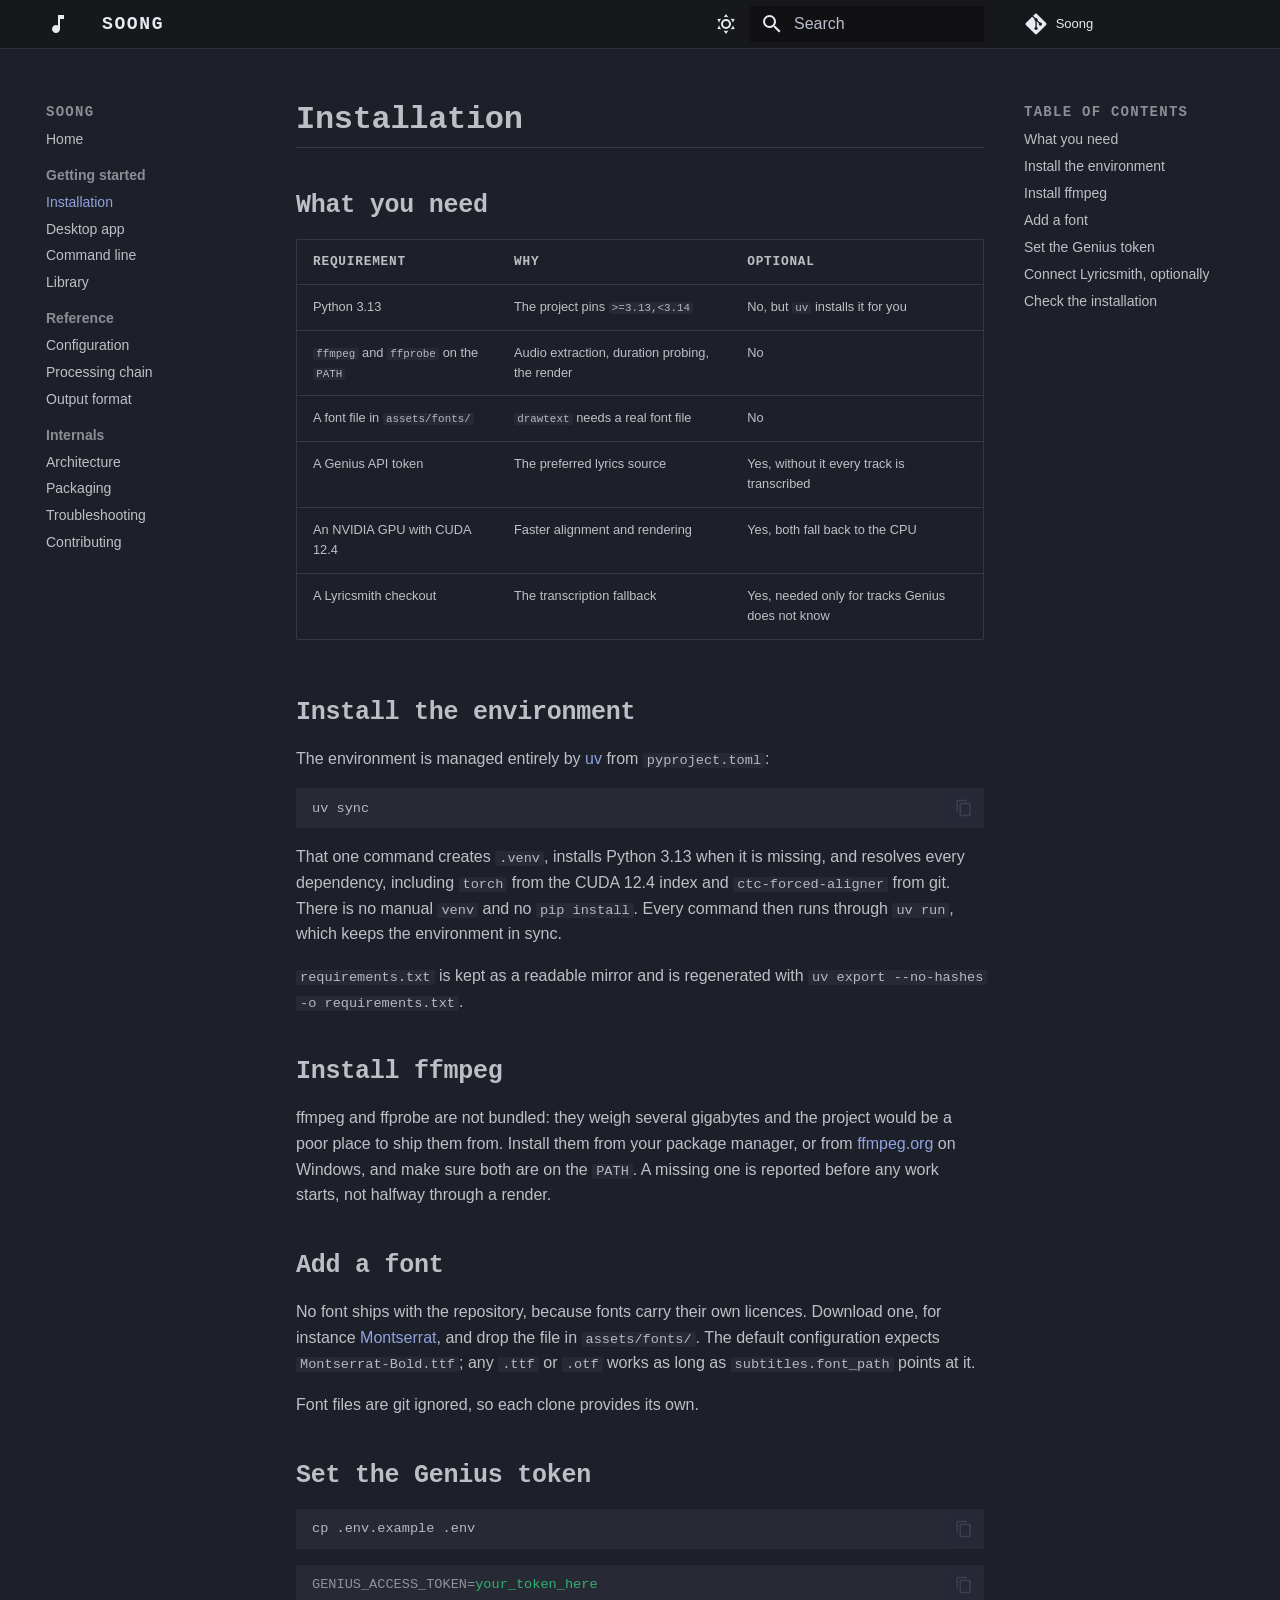
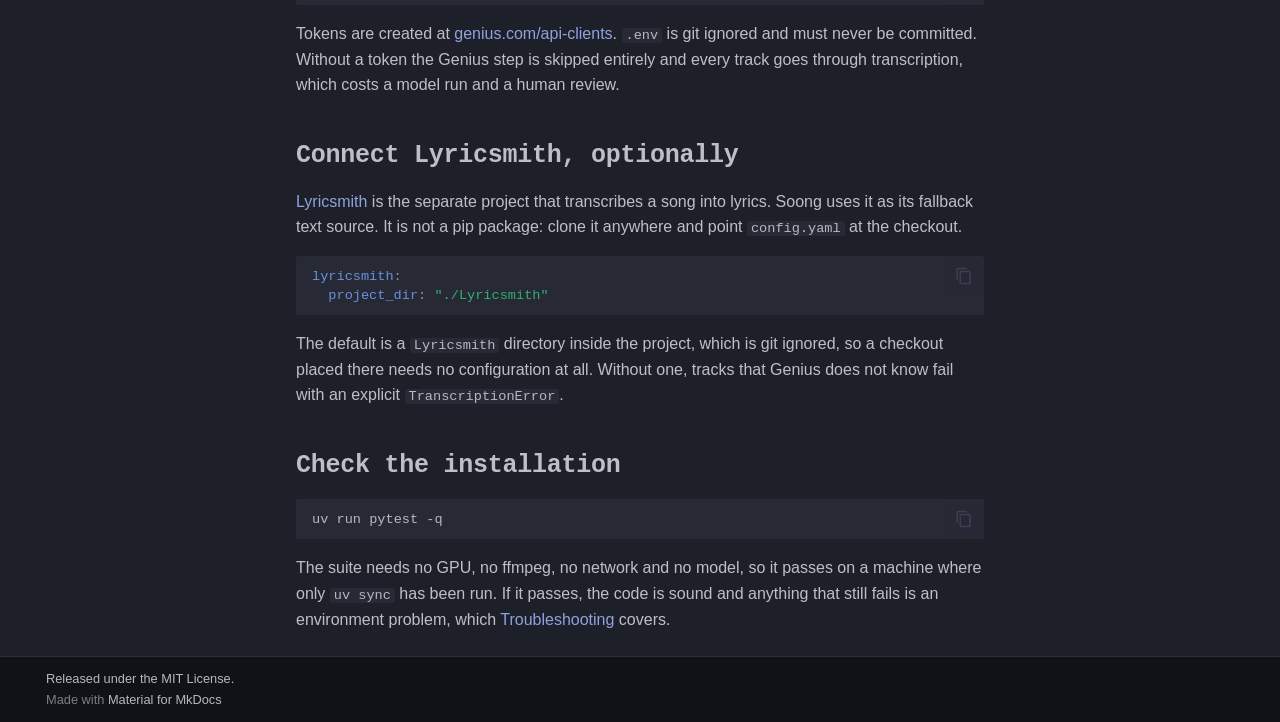
<file: installation/index.html>
<!doctype html>
<html lang="en" class="no-js">
  <head>
    
      <meta charset="utf-8">
      <meta name="viewport" content="width=device-width,initial-scale=1">
      
        <meta name="description" content="Turn a music video into a blurred clip with aligned lyrics burned in.">
      
      
      
        <link rel="canonical" href="https://Laidwin.github.io/Soong/installation/">
      
      
        <link rel="prev" href="..">
      
      
        <link rel="next" href="../desktop-app/">
      
      
        
      
      
      <link rel="icon" href="../assets/images/favicon.png">
      <meta name="generator" content="mkdocs-1.6.1, mkdocs-material-9.7.7">
    
    
      
        <title>Installation - Soong</title>
      
    
    
      <link rel="stylesheet" href="../assets/stylesheets/main.ec1eaa64.min.css">
      
        
        <link rel="stylesheet" href="../assets/stylesheets/palette.ab4e12ef.min.css">
      
      


    
    
      
    
    
      
    
    
      <link rel="stylesheet" href="../stylesheets/overlay.css">
    
    <script>__md_scope=new URL("..",location),__md_hash=e=>[...e].reduce(((e,_)=>(e<<5)-e+_.charCodeAt(0)),0),__md_get=(e,_=localStorage,t=__md_scope)=>JSON.parse(_.getItem(t.pathname+"."+e)),__md_set=(e,_,t=localStorage,a=__md_scope)=>{try{t.setItem(a.pathname+"."+e,JSON.stringify(_))}catch(e){}}</script>
    
      

    
    
  </head>
  
  
    
    
      
    
    
    
    
    <body dir="ltr" data-md-color-scheme="slate" data-md-color-primary="custom" data-md-color-accent="custom">
  
    
    <input class="md-toggle" data-md-toggle="drawer" type="checkbox" id="__drawer" autocomplete="off">
    <input class="md-toggle" data-md-toggle="search" type="checkbox" id="__search" autocomplete="off">
    <label class="md-overlay" for="__drawer"></label>
    <div data-md-component="skip">
      
        
        <a href="#installation" class="md-skip">
          Skip to content
        </a>
      
    </div>
    <div data-md-component="announce">
      
    </div>
    
    
      

  

<header class="md-header md-header--shadow" data-md-component="header">
  <nav class="md-header__inner md-grid" aria-label="Header">
    <a href=".." title="Soong" class="md-header__button md-logo" aria-label="Soong" data-md-component="logo">
      
  
  <svg xmlns="http://www.w3.org/2000/svg" viewBox="0 0 24 24"><path d="M12 3v10.55c-.59-.34-1.27-.55-2-.55-2.21 0-4 1.79-4 4s1.79 4 4 4 4-1.79 4-4V7h4V3z"/></svg>

    </a>
    <label class="md-header__button md-icon" for="__drawer">
      
      <svg xmlns="http://www.w3.org/2000/svg" viewBox="0 0 24 24"><path d="M3 6h18v2H3zm0 5h18v2H3zm0 5h18v2H3z"/></svg>
    </label>
    <div class="md-header__title" data-md-component="header-title">
      <div class="md-header__ellipsis">
        <div class="md-header__topic">
          <span class="md-ellipsis">
            Soong
          </span>
        </div>
        <div class="md-header__topic" data-md-component="header-topic">
          <span class="md-ellipsis">
            
              Installation
            
          </span>
        </div>
      </div>
    </div>
    
      
        <form class="md-header__option" data-md-component="palette">
  
    
    
    
    <input class="md-option" data-md-color-media="" data-md-color-scheme="slate" data-md-color-primary="custom" data-md-color-accent="custom"  aria-label="Switch to light mode"  type="radio" name="__palette" id="__palette_0">
    
      <label class="md-header__button md-icon" title="Switch to light mode" for="__palette_1" hidden>
        <svg xmlns="http://www.w3.org/2000/svg" viewBox="0 0 24 24"><path d="M12 7a5 5 0 0 1 5 5 5 5 0 0 1-5 5 5 5 0 0 1-5-5 5 5 0 0 1 5-5m0 2a3 3 0 0 0-3 3 3 3 0 0 0 3 3 3 3 0 0 0 3-3 3 3 0 0 0-3-3m0-7 2.39 3.42C13.65 5.15 12.84 5 12 5s-1.65.15-2.39.42zM3.34 7l4.16-.35A7.2 7.2 0 0 0 5.94 8.5c-.44.74-.69 1.5-.83 2.29zm.02 10 1.76-3.77a7.131 7.131 0 0 0 2.38 4.14zM20.65 7l-1.77 3.79a7.02 7.02 0 0 0-2.38-4.15zm-.01 10-4.14.36c.59-.51 1.12-1.14 1.54-1.86.42-.73.69-1.5.83-2.29zM12 22l-2.41-3.44c.74.27 1.55.44 2.41.44.82 0 1.63-.17 2.37-.44z"/></svg>
      </label>
    
  
    
    
    
    <input class="md-option" data-md-color-media="" data-md-color-scheme="default" data-md-color-primary="custom" data-md-color-accent="custom"  aria-label="Switch to dark mode"  type="radio" name="__palette" id="__palette_1">
    
      <label class="md-header__button md-icon" title="Switch to dark mode" for="__palette_0" hidden>
        <svg xmlns="http://www.w3.org/2000/svg" viewBox="0 0 24 24"><path d="m17.75 4.09-2.53 1.94.91 3.06-2.63-1.81-2.63 1.81.91-3.06-2.53-1.94L12.44 4l1.06-3 1.06 3zm3.5 6.91-1.64 1.25.59 1.98-1.7-1.17-1.7 1.17.59-1.98L15.75 11l2.06-.05L18.5 9l.69 1.95zm-2.28 4.95c.83-.08 1.72 1.1 1.19 1.85-.32.45-.66.87-1.08 1.27C15.17 23 8.84 23 4.94 19.07c-3.91-3.9-3.91-10.24 0-14.14.4-.4.82-.76 1.27-1.08.75-.53 1.93.36 1.85 1.19-.27 2.86.69 5.83 2.89 8.02a9.96 9.96 0 0 0 8.02 2.89m-1.64 2.02a12.08 12.08 0 0 1-7.8-3.47c-2.17-2.19-3.33-5-3.49-7.82-2.81 3.14-2.7 7.96.31 10.98 3.02 3.01 7.84 3.12 10.98.31"/></svg>
      </label>
    
  
</form>
      
    
    
      <script>var palette=__md_get("__palette");if(palette&&palette.color){if("(prefers-color-scheme)"===palette.color.media){var media=matchMedia("(prefers-color-scheme: light)"),input=document.querySelector(media.matches?"[data-md-color-media='(prefers-color-scheme: light)']":"[data-md-color-media='(prefers-color-scheme: dark)']");palette.color.media=input.getAttribute("data-md-color-media"),palette.color.scheme=input.getAttribute("data-md-color-scheme"),palette.color.primary=input.getAttribute("data-md-color-primary"),palette.color.accent=input.getAttribute("data-md-color-accent")}for(var[key,value]of Object.entries(palette.color))document.body.setAttribute("data-md-color-"+key,value)}</script>
    
    
    
      
      
        <label class="md-header__button md-icon" for="__search">
          
          <svg xmlns="http://www.w3.org/2000/svg" viewBox="0 0 24 24"><path d="M9.5 3A6.5 6.5 0 0 1 16 9.5c0 1.61-.59 3.09-1.56 4.23l.27.27h.79l5 5-1.5 1.5-5-5v-.79l-.27-.27A6.52 6.52 0 0 1 9.5 16 6.5 6.5 0 0 1 3 9.5 6.5 6.5 0 0 1 9.5 3m0 2C7 5 5 7 5 9.5S7 14 9.5 14 14 12 14 9.5 12 5 9.5 5"/></svg>
        </label>
        <div class="md-search" data-md-component="search" role="dialog">
  <label class="md-search__overlay" for="__search"></label>
  <div class="md-search__inner" role="search">
    <form class="md-search__form" name="search">
      <input type="text" class="md-search__input" name="query" aria-label="Search" placeholder="Search" autocapitalize="off" autocorrect="off" autocomplete="off" spellcheck="false" data-md-component="search-query" required>
      <label class="md-search__icon md-icon" for="__search">
        
        <svg xmlns="http://www.w3.org/2000/svg" viewBox="0 0 24 24"><path d="M9.5 3A6.5 6.5 0 0 1 16 9.5c0 1.61-.59 3.09-1.56 4.23l.27.27h.79l5 5-1.5 1.5-5-5v-.79l-.27-.27A6.52 6.52 0 0 1 9.5 16 6.5 6.5 0 0 1 3 9.5 6.5 6.5 0 0 1 9.5 3m0 2C7 5 5 7 5 9.5S7 14 9.5 14 14 12 14 9.5 12 5 9.5 5"/></svg>
        
        <svg xmlns="http://www.w3.org/2000/svg" viewBox="0 0 24 24"><path d="M20 11v2H8l5.5 5.5-1.42 1.42L4.16 12l7.92-7.92L13.5 5.5 8 11z"/></svg>
      </label>
      <nav class="md-search__options" aria-label="Search">
        
        <button type="reset" class="md-search__icon md-icon" title="Clear" aria-label="Clear" tabindex="-1">
          
          <svg xmlns="http://www.w3.org/2000/svg" viewBox="0 0 24 24"><path d="M19 6.41 17.59 5 12 10.59 6.41 5 5 6.41 10.59 12 5 17.59 6.41 19 12 13.41 17.59 19 19 17.59 13.41 12z"/></svg>
        </button>
      </nav>
      
        <div class="md-search__suggest" data-md-component="search-suggest"></div>
      
    </form>
    <div class="md-search__output">
      <div class="md-search__scrollwrap" tabindex="0" data-md-scrollfix>
        <div class="md-search-result" data-md-component="search-result">
          <div class="md-search-result__meta">
            Initializing search
          </div>
          <ol class="md-search-result__list" role="presentation"></ol>
        </div>
      </div>
    </div>
  </div>
</div>
      
    
    
      <div class="md-header__source">
        <a href="https://github.com/Laidwin/Soong" title="Go to repository" class="md-source" data-md-component="source">
  <div class="md-source__icon md-icon">
    
    <svg xmlns="http://www.w3.org/2000/svg" viewBox="0 0 448 512"><!--! Font Awesome Free 7.1.0 by @fontawesome - https://fontawesome.com License - https://fontawesome.com/license/free (Icons: CC BY 4.0, Fonts: SIL OFL 1.1, Code: MIT License) Copyright 2025 Fonticons, Inc.--><path d="M439.6 236.1 244 40.5c-5.4-5.5-12.8-8.5-20.4-8.5s-15 3-20.4 8.4L162.5 81l51.5 51.5c27.1-9.1 52.7 16.8 43.4 43.7l49.7 49.7c34.2-11.8 61.2 31 35.5 56.7-26.5 26.5-70.2-2.9-56-37.3L240.3 199v121.9c25.3 12.5 22.3 41.8 9.1 55-6.4 6.4-15.2 10.1-24.3 10.1s-17.8-3.6-24.3-10.1c-17.6-17.6-11.1-46.9 11.2-56v-123c-20.8-8.5-24.6-30.7-18.6-45L142.6 101 8.5 235.1C3 240.6 0 247.9 0 255.5s3 15 8.5 20.4l195.6 195.7c5.4 5.4 12.7 8.4 20.4 8.4s15-3 20.4-8.4l194.7-194.7c5.4-5.4 8.4-12.8 8.4-20.4s-3-15-8.4-20.4"/></svg>
  </div>
  <div class="md-source__repository">
    Soong
  </div>
</a>
      </div>
    
  </nav>
  
</header>
    
    <div class="md-container" data-md-component="container">
      
      
        
          
        
      
      <main class="md-main" data-md-component="main">
        <div class="md-main__inner md-grid">
          
            
              
              <div class="md-sidebar md-sidebar--primary" data-md-component="sidebar" data-md-type="navigation" >
                <div class="md-sidebar__scrollwrap">
                  <div class="md-sidebar__inner">
                    



<nav class="md-nav md-nav--primary" aria-label="Navigation" data-md-level="0">
  <label class="md-nav__title" for="__drawer">
    <a href=".." title="Soong" class="md-nav__button md-logo" aria-label="Soong" data-md-component="logo">
      
  
  <svg xmlns="http://www.w3.org/2000/svg" viewBox="0 0 24 24"><path d="M12 3v10.55c-.59-.34-1.27-.55-2-.55-2.21 0-4 1.79-4 4s1.79 4 4 4 4-1.79 4-4V7h4V3z"/></svg>

    </a>
    Soong
  </label>
  
    <div class="md-nav__source">
      <a href="https://github.com/Laidwin/Soong" title="Go to repository" class="md-source" data-md-component="source">
  <div class="md-source__icon md-icon">
    
    <svg xmlns="http://www.w3.org/2000/svg" viewBox="0 0 448 512"><!--! Font Awesome Free 7.1.0 by @fontawesome - https://fontawesome.com License - https://fontawesome.com/license/free (Icons: CC BY 4.0, Fonts: SIL OFL 1.1, Code: MIT License) Copyright 2025 Fonticons, Inc.--><path d="M439.6 236.1 244 40.5c-5.4-5.5-12.8-8.5-20.4-8.5s-15 3-20.4 8.4L162.5 81l51.5 51.5c27.1-9.1 52.7 16.8 43.4 43.7l49.7 49.7c34.2-11.8 61.2 31 35.5 56.7-26.5 26.5-70.2-2.9-56-37.3L240.3 199v121.9c25.3 12.5 22.3 41.8 9.1 55-6.4 6.4-15.2 10.1-24.3 10.1s-17.8-3.6-24.3-10.1c-17.6-17.6-11.1-46.9 11.2-56v-123c-20.8-8.5-24.6-30.7-18.6-45L142.6 101 8.5 235.1C3 240.6 0 247.9 0 255.5s3 15 8.5 20.4l195.6 195.7c5.4 5.4 12.7 8.4 20.4 8.4s15-3 20.4-8.4l194.7-194.7c5.4-5.4 8.4-12.8 8.4-20.4s-3-15-8.4-20.4"/></svg>
  </div>
  <div class="md-source__repository">
    Soong
  </div>
</a>
    </div>
  
  <ul class="md-nav__list" data-md-scrollfix>
    
      
      
  
  
  
  
    <li class="md-nav__item">
      <a href=".." class="md-nav__link">
        
  
  
  <span class="md-ellipsis">
    
  
    Home
  

    
  </span>
  
  

      </a>
    </li>
  

    
      
      
  
  
    
  
  
  
    
    
    
    
      
        
        
      
    
    
    <li class="md-nav__item md-nav__item--active md-nav__item--section md-nav__item--nested">
      
        
        
        <input class="md-nav__toggle md-toggle " type="checkbox" id="__nav_2" checked>
        
          
          <label class="md-nav__link" for="__nav_2" id="__nav_2_label" tabindex="">
            
  
  
  <span class="md-ellipsis">
    
  
    Getting started
  

    
  </span>
  
  

            <span class="md-nav__icon md-icon"></span>
          </label>
        
        <nav class="md-nav" data-md-level="1" aria-labelledby="__nav_2_label" aria-expanded="true">
          <label class="md-nav__title" for="__nav_2">
            <span class="md-nav__icon md-icon"></span>
            
  
    Getting started
  

          </label>
          <ul class="md-nav__list" data-md-scrollfix>
            
              
                
  
  
    
  
  
  
    <li class="md-nav__item md-nav__item--active">
      
      <input class="md-nav__toggle md-toggle" type="checkbox" id="__toc">
      
      
        
      
      
        <label class="md-nav__link md-nav__link--active" for="__toc">
          
  
  
  <span class="md-ellipsis">
    
  
    Installation
  

    
  </span>
  
  

          <span class="md-nav__icon md-icon"></span>
        </label>
      
      <a href="./" class="md-nav__link md-nav__link--active">
        
  
  
  <span class="md-ellipsis">
    
  
    Installation
  

    
  </span>
  
  

      </a>
      
        

<nav class="md-nav md-nav--secondary" aria-label="Table of contents">
  
  
  
    
  
  
    <label class="md-nav__title" for="__toc">
      <span class="md-nav__icon md-icon"></span>
      Table of contents
    </label>
    <ul class="md-nav__list" data-md-component="toc" data-md-scrollfix>
      
        <li class="md-nav__item">
  <a href="#what-you-need" class="md-nav__link">
    <span class="md-ellipsis">
      
        What you need
      
    </span>
  </a>
  
</li>
      
        <li class="md-nav__item">
  <a href="#install-the-environment" class="md-nav__link">
    <span class="md-ellipsis">
      
        Install the environment
      
    </span>
  </a>
  
</li>
      
        <li class="md-nav__item">
  <a href="#install-ffmpeg" class="md-nav__link">
    <span class="md-ellipsis">
      
        Install ffmpeg
      
    </span>
  </a>
  
</li>
      
        <li class="md-nav__item">
  <a href="#add-a-font" class="md-nav__link">
    <span class="md-ellipsis">
      
        Add a font
      
    </span>
  </a>
  
</li>
      
        <li class="md-nav__item">
  <a href="#set-the-genius-token" class="md-nav__link">
    <span class="md-ellipsis">
      
        Set the Genius token
      
    </span>
  </a>
  
</li>
      
        <li class="md-nav__item">
  <a href="#connect-lyricsmith-optionally" class="md-nav__link">
    <span class="md-ellipsis">
      
        Connect Lyricsmith, optionally
      
    </span>
  </a>
  
</li>
      
        <li class="md-nav__item">
  <a href="#check-the-installation" class="md-nav__link">
    <span class="md-ellipsis">
      
        Check the installation
      
    </span>
  </a>
  
</li>
      
    </ul>
  
</nav>
      
    </li>
  

              
            
              
                
  
  
  
  
    <li class="md-nav__item">
      <a href="../desktop-app/" class="md-nav__link">
        
  
  
  <span class="md-ellipsis">
    
  
    Desktop app
  

    
  </span>
  
  

      </a>
    </li>
  

              
            
              
                
  
  
  
  
    <li class="md-nav__item">
      <a href="../cli/" class="md-nav__link">
        
  
  
  <span class="md-ellipsis">
    
  
    Command line
  

    
  </span>
  
  

      </a>
    </li>
  

              
            
              
                
  
  
  
  
    <li class="md-nav__item">
      <a href="../library/" class="md-nav__link">
        
  
  
  <span class="md-ellipsis">
    
  
    Library
  

    
  </span>
  
  

      </a>
    </li>
  

              
            
          </ul>
        </nav>
      
    </li>
  

    
      
      
  
  
  
  
    
    
    
    
      
        
        
      
    
    
    <li class="md-nav__item md-nav__item--section md-nav__item--nested">
      
        
        
        <input class="md-nav__toggle md-toggle " type="checkbox" id="__nav_3" >
        
          
          <label class="md-nav__link" for="__nav_3" id="__nav_3_label" tabindex="">
            
  
  
  <span class="md-ellipsis">
    
  
    Reference
  

    
  </span>
  
  

            <span class="md-nav__icon md-icon"></span>
          </label>
        
        <nav class="md-nav" data-md-level="1" aria-labelledby="__nav_3_label" aria-expanded="false">
          <label class="md-nav__title" for="__nav_3">
            <span class="md-nav__icon md-icon"></span>
            
  
    Reference
  

          </label>
          <ul class="md-nav__list" data-md-scrollfix>
            
              
                
  
  
  
  
    <li class="md-nav__item">
      <a href="../configuration/" class="md-nav__link">
        
  
  
  <span class="md-ellipsis">
    
  
    Configuration
  

    
  </span>
  
  

      </a>
    </li>
  

              
            
              
                
  
  
  
  
    <li class="md-nav__item">
      <a href="../processing-chain/" class="md-nav__link">
        
  
  
  <span class="md-ellipsis">
    
  
    Processing chain
  

    
  </span>
  
  

      </a>
    </li>
  

              
            
              
                
  
  
  
  
    <li class="md-nav__item">
      <a href="../output/" class="md-nav__link">
        
  
  
  <span class="md-ellipsis">
    
  
    Output format
  

    
  </span>
  
  

      </a>
    </li>
  

              
            
          </ul>
        </nav>
      
    </li>
  

    
      
      
  
  
  
  
    
    
    
    
      
        
        
      
    
    
    <li class="md-nav__item md-nav__item--section md-nav__item--nested">
      
        
        
        <input class="md-nav__toggle md-toggle " type="checkbox" id="__nav_4" >
        
          
          <label class="md-nav__link" for="__nav_4" id="__nav_4_label" tabindex="">
            
  
  
  <span class="md-ellipsis">
    
  
    Internals
  

    
  </span>
  
  

            <span class="md-nav__icon md-icon"></span>
          </label>
        
        <nav class="md-nav" data-md-level="1" aria-labelledby="__nav_4_label" aria-expanded="false">
          <label class="md-nav__title" for="__nav_4">
            <span class="md-nav__icon md-icon"></span>
            
  
    Internals
  

          </label>
          <ul class="md-nav__list" data-md-scrollfix>
            
              
                
  
  
  
  
    <li class="md-nav__item">
      <a href="../architecture/" class="md-nav__link">
        
  
  
  <span class="md-ellipsis">
    
  
    Architecture
  

    
  </span>
  
  

      </a>
    </li>
  

              
            
              
                
  
  
  
  
    <li class="md-nav__item">
      <a href="../packaging/" class="md-nav__link">
        
  
  
  <span class="md-ellipsis">
    
  
    Packaging
  

    
  </span>
  
  

      </a>
    </li>
  

              
            
              
                
  
  
  
  
    <li class="md-nav__item">
      <a href="../troubleshooting/" class="md-nav__link">
        
  
  
  <span class="md-ellipsis">
    
  
    Troubleshooting
  

    
  </span>
  
  

      </a>
    </li>
  

              
            
              
                
  
  
  
  
    <li class="md-nav__item">
      <a href="../contributing/" class="md-nav__link">
        
  
  
  <span class="md-ellipsis">
    
  
    Contributing
  

    
  </span>
  
  

      </a>
    </li>
  

              
            
          </ul>
        </nav>
      
    </li>
  

    
  </ul>
</nav>
                  </div>
                </div>
              </div>
            
            
              
              <div class="md-sidebar md-sidebar--secondary" data-md-component="sidebar" data-md-type="toc" >
                <div class="md-sidebar__scrollwrap">
                  <div class="md-sidebar__inner">
                    

<nav class="md-nav md-nav--secondary" aria-label="Table of contents">
  
  
  
    
  
  
    <label class="md-nav__title" for="__toc">
      <span class="md-nav__icon md-icon"></span>
      Table of contents
    </label>
    <ul class="md-nav__list" data-md-component="toc" data-md-scrollfix>
      
        <li class="md-nav__item">
  <a href="#what-you-need" class="md-nav__link">
    <span class="md-ellipsis">
      
        What you need
      
    </span>
  </a>
  
</li>
      
        <li class="md-nav__item">
  <a href="#install-the-environment" class="md-nav__link">
    <span class="md-ellipsis">
      
        Install the environment
      
    </span>
  </a>
  
</li>
      
        <li class="md-nav__item">
  <a href="#install-ffmpeg" class="md-nav__link">
    <span class="md-ellipsis">
      
        Install ffmpeg
      
    </span>
  </a>
  
</li>
      
        <li class="md-nav__item">
  <a href="#add-a-font" class="md-nav__link">
    <span class="md-ellipsis">
      
        Add a font
      
    </span>
  </a>
  
</li>
      
        <li class="md-nav__item">
  <a href="#set-the-genius-token" class="md-nav__link">
    <span class="md-ellipsis">
      
        Set the Genius token
      
    </span>
  </a>
  
</li>
      
        <li class="md-nav__item">
  <a href="#connect-lyricsmith-optionally" class="md-nav__link">
    <span class="md-ellipsis">
      
        Connect Lyricsmith, optionally
      
    </span>
  </a>
  
</li>
      
        <li class="md-nav__item">
  <a href="#check-the-installation" class="md-nav__link">
    <span class="md-ellipsis">
      
        Check the installation
      
    </span>
  </a>
  
</li>
      
    </ul>
  
</nav>
                  </div>
                </div>
              </div>
            
          
          
            <div class="md-content" data-md-component="content">
              
              <article class="md-content__inner md-typeset">
                
                  


  
  


<h1 id="installation">Installation<a class="headerlink" href="#installation" title="Permanent link">&para;</a></h1>
<h2 id="what-you-need">What you need<a class="headerlink" href="#what-you-need" title="Permanent link">&para;</a></h2>
<table>
<thead>
<tr>
<th>Requirement</th>
<th>Why</th>
<th>Optional</th>
</tr>
</thead>
<tbody>
<tr>
<td>Python 3.13</td>
<td>The project pins <code>&gt;=3.13,&lt;3.14</code></td>
<td>No, but <code>uv</code> installs it for you</td>
</tr>
<tr>
<td><code>ffmpeg</code> and <code>ffprobe</code> on the <code>PATH</code></td>
<td>Audio extraction, duration probing, the render</td>
<td>No</td>
</tr>
<tr>
<td>A font file in <code>assets/fonts/</code></td>
<td><code>drawtext</code> needs a real font file</td>
<td>No</td>
</tr>
<tr>
<td>A Genius API token</td>
<td>The preferred lyrics source</td>
<td>Yes, without it every track is transcribed</td>
</tr>
<tr>
<td>An NVIDIA GPU with CUDA 12.4</td>
<td>Faster alignment and rendering</td>
<td>Yes, both fall back to the CPU</td>
</tr>
<tr>
<td>A Lyricsmith checkout</td>
<td>The transcription fallback</td>
<td>Yes, needed only for tracks Genius does not know</td>
</tr>
</tbody>
</table>
<h2 id="install-the-environment">Install the environment<a class="headerlink" href="#install-the-environment" title="Permanent link">&para;</a></h2>
<p>The environment is managed entirely by <a href="https://docs.astral.sh/uv/">uv</a> from
<code>pyproject.toml</code>:</p>
<div class="highlight"><pre><span></span><code><a id="__codelineno-0-1" name="__codelineno-0-1" href="#__codelineno-0-1"></a>uv<span class="w"> </span>sync
</code></pre></div>
<p>That one command creates <code>.venv</code>, installs Python 3.13 when it is missing, and
resolves every dependency, including <code>torch</code> from the CUDA 12.4 index and
<code>ctc-forced-aligner</code> from git. There is no manual <code>venv</code> and no <code>pip install</code>.
Every command then runs through <code>uv run</code>, which keeps the environment in sync.</p>
<p><code>requirements.txt</code> is kept as a readable mirror and is regenerated with
<code>uv export --no-hashes -o requirements.txt</code>.</p>
<h2 id="install-ffmpeg">Install ffmpeg<a class="headerlink" href="#install-ffmpeg" title="Permanent link">&para;</a></h2>
<p>ffmpeg and ffprobe are not bundled: they weigh several gigabytes and the
project would be a poor place to ship them from. Install them from your package
manager, or from <a href="https://ffmpeg.org/download.html">ffmpeg.org</a> on Windows, and
make sure both are on the <code>PATH</code>. A missing one is reported before any work
starts, not halfway through a render.</p>
<h2 id="add-a-font">Add a font<a class="headerlink" href="#add-a-font" title="Permanent link">&para;</a></h2>
<p>No font ships with the repository, because fonts carry their own licences.
Download one, for instance
<a href="https://fonts.google.com/specimen/Montserrat">Montserrat</a>, and drop the file
in <code>assets/fonts/</code>. The default configuration expects <code>Montserrat-Bold.ttf</code>;
any <code>.ttf</code> or <code>.otf</code> works as long as <code>subtitles.font_path</code> points at it.</p>
<p>Font files are git ignored, so each clone provides its own.</p>
<h2 id="set-the-genius-token">Set the Genius token<a class="headerlink" href="#set-the-genius-token" title="Permanent link">&para;</a></h2>
<div class="highlight"><pre><span></span><code><a id="__codelineno-1-1" name="__codelineno-1-1" href="#__codelineno-1-1"></a>cp<span class="w"> </span>.env.example<span class="w"> </span>.env
</code></pre></div>
<div class="highlight"><pre><span></span><code><a id="__codelineno-2-1" name="__codelineno-2-1" href="#__codelineno-2-1"></a><span class="na">GENIUS_ACCESS_TOKEN</span><span class="o">=</span><span class="s">your_token_here</span>
</code></pre></div>
<p>Tokens are created at <a href="https://genius.com/api-clients">genius.com/api-clients</a>.
<code>.env</code> is git ignored and must never be committed. Without a token the Genius
step is skipped entirely and every track goes through transcription, which
costs a model run and a human review.</p>
<h2 id="connect-lyricsmith-optionally">Connect Lyricsmith, optionally<a class="headerlink" href="#connect-lyricsmith-optionally" title="Permanent link">&para;</a></h2>
<p><a href="https://github.com/Laidwin/Lyricsmith">Lyricsmith</a> is the separate project
that transcribes a song into lyrics. Soong uses it as its fallback text source.
It is not a pip package: clone it anywhere and point <code>config.yaml</code> at the
checkout.</p>
<div class="highlight"><pre><span></span><code><a id="__codelineno-3-1" name="__codelineno-3-1" href="#__codelineno-3-1"></a><span class="nt">lyricsmith</span><span class="p">:</span>
<a id="__codelineno-3-2" name="__codelineno-3-2" href="#__codelineno-3-2"></a><span class="w">  </span><span class="nt">project_dir</span><span class="p">:</span><span class="w"> </span><span class="s">"./Lyricsmith"</span>
</code></pre></div>
<p>The default is a <code>Lyricsmith</code> directory inside the project, which is git
ignored, so a checkout placed there needs no configuration at all. Without one,
tracks that Genius does not know fail with an explicit <code>TranscriptionError</code>.</p>
<h2 id="check-the-installation">Check the installation<a class="headerlink" href="#check-the-installation" title="Permanent link">&para;</a></h2>
<div class="highlight"><pre><span></span><code><a id="__codelineno-4-1" name="__codelineno-4-1" href="#__codelineno-4-1"></a>uv<span class="w"> </span>run<span class="w"> </span>pytest<span class="w"> </span>-q
</code></pre></div>
<p>The suite needs no GPU, no ffmpeg, no network and no model, so it passes on a
machine where only <code>uv sync</code> has been run. If it passes, the code is sound and
anything that still fails is an environment problem, which
<a href="../troubleshooting/">Troubleshooting</a> covers.</p>












                
              </article>
            </div>
          
          
<script>var target=document.getElementById(location.hash.slice(1));target&&target.name&&(target.checked=target.name.startsWith("__tabbed_"))</script>
        </div>
        
          <button type="button" class="md-top md-icon" data-md-component="top" hidden>
  
  <svg xmlns="http://www.w3.org/2000/svg" viewBox="0 0 24 24"><path d="M13 20h-2V8l-5.5 5.5-1.42-1.42L12 4.16l7.92 7.92-1.42 1.42L13 8z"/></svg>
  Back to top
</button>
        
      </main>
      
        <footer class="md-footer">
  
  <div class="md-footer-meta md-typeset">
    <div class="md-footer-meta__inner md-grid">
      <div class="md-copyright">
  
    <div class="md-copyright__highlight">
      Released under the MIT License.
    </div>
  
  
    Made with
    <a href="https://squidfunk.github.io/mkdocs-material/" target="_blank" rel="noopener">
      Material for MkDocs
    </a>
  
</div>
      
    </div>
  </div>
</footer>
      
    </div>
    <div class="md-dialog" data-md-component="dialog">
      <div class="md-dialog__inner md-typeset"></div>
    </div>
    
    
    
      
      
      <script id="__config" type="application/json">{"annotate": null, "base": "..", "features": ["navigation.sections", "navigation.top", "toc.follow", "content.code.copy", "search.highlight", "search.suggest"], "search": "../assets/javascripts/workers/search.2c215733.min.js", "tags": null, "translations": {"clipboard.copied": "Copied to clipboard", "clipboard.copy": "Copy to clipboard", "search.result.more.one": "1 more on this page", "search.result.more.other": "# more on this page", "search.result.none": "No matching documents", "search.result.one": "1 matching document", "search.result.other": "# matching documents", "search.result.placeholder": "Type to start searching", "search.result.term.missing": "Missing", "select.version": "Select version"}, "version": null}</script>
    
    
      <script src="../assets/javascripts/bundle.d7400e89.min.js"></script>
      
    
  </body>
</html>
</file>
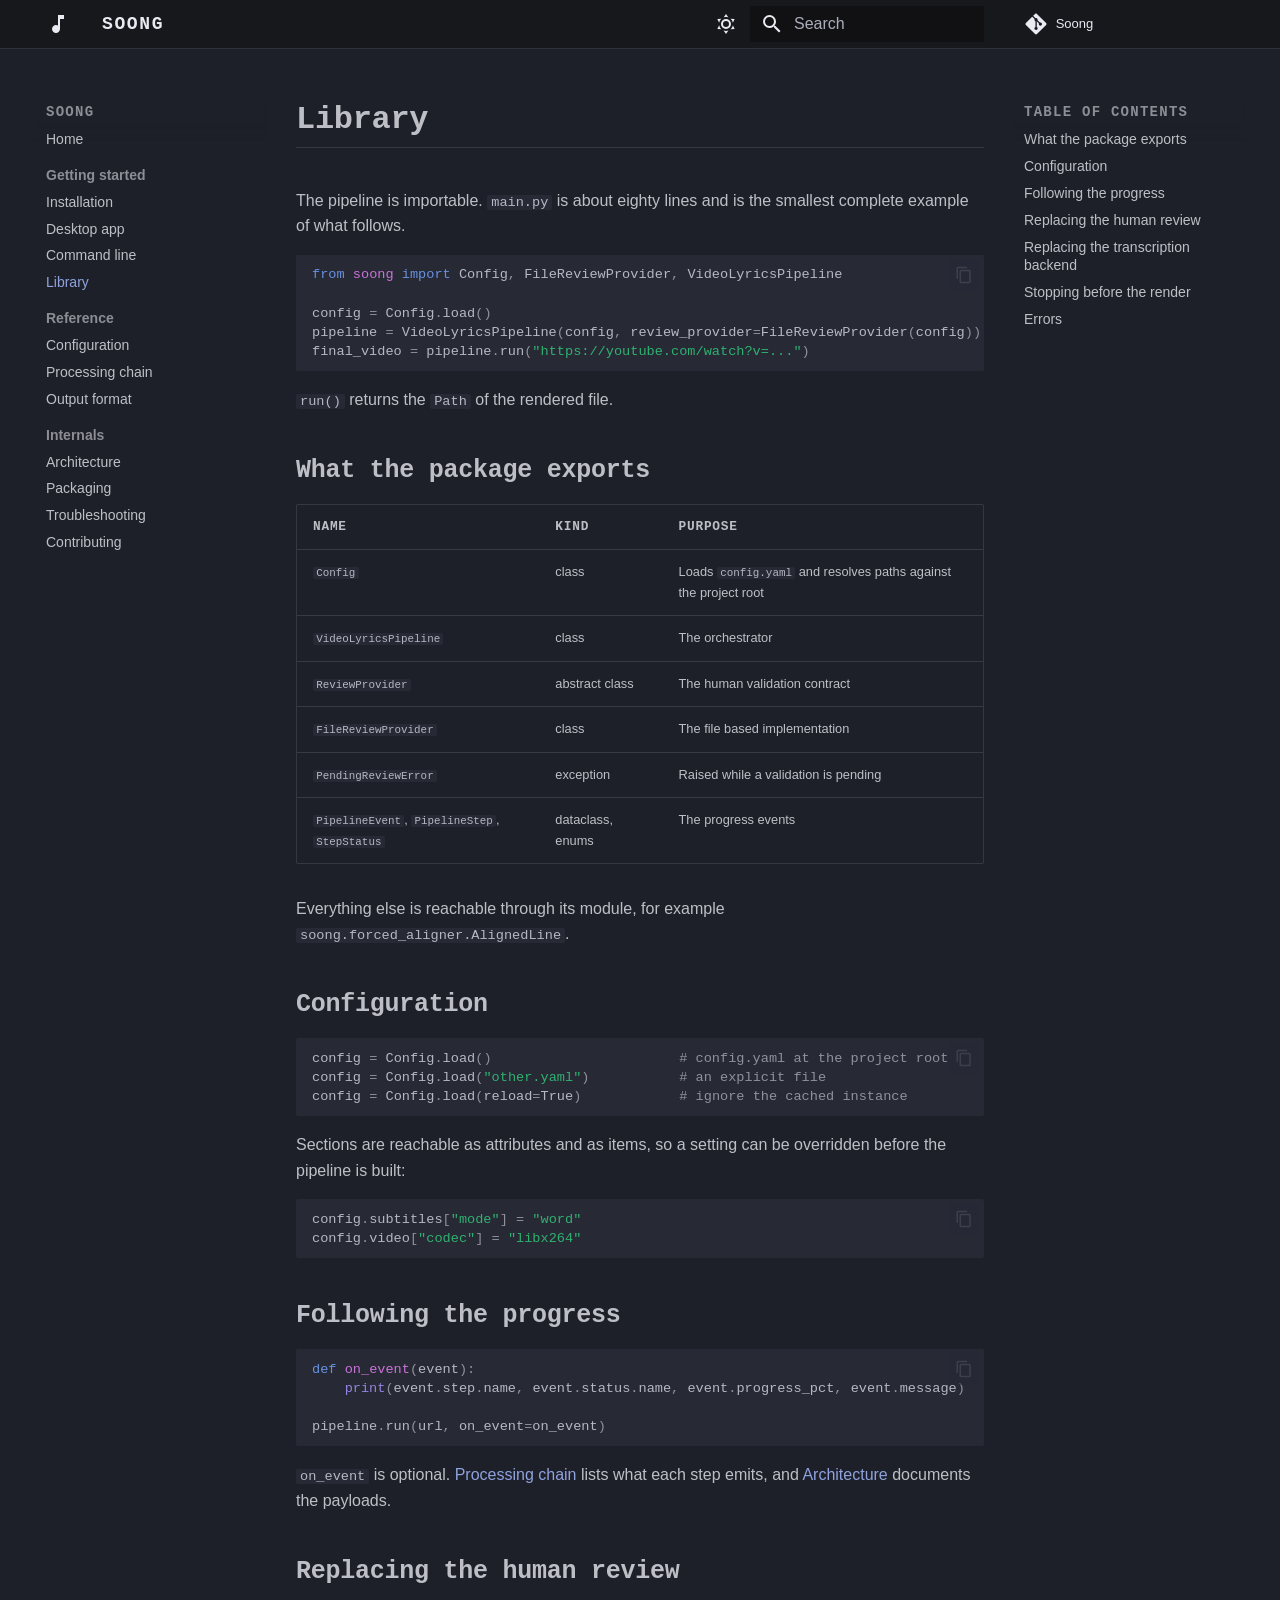
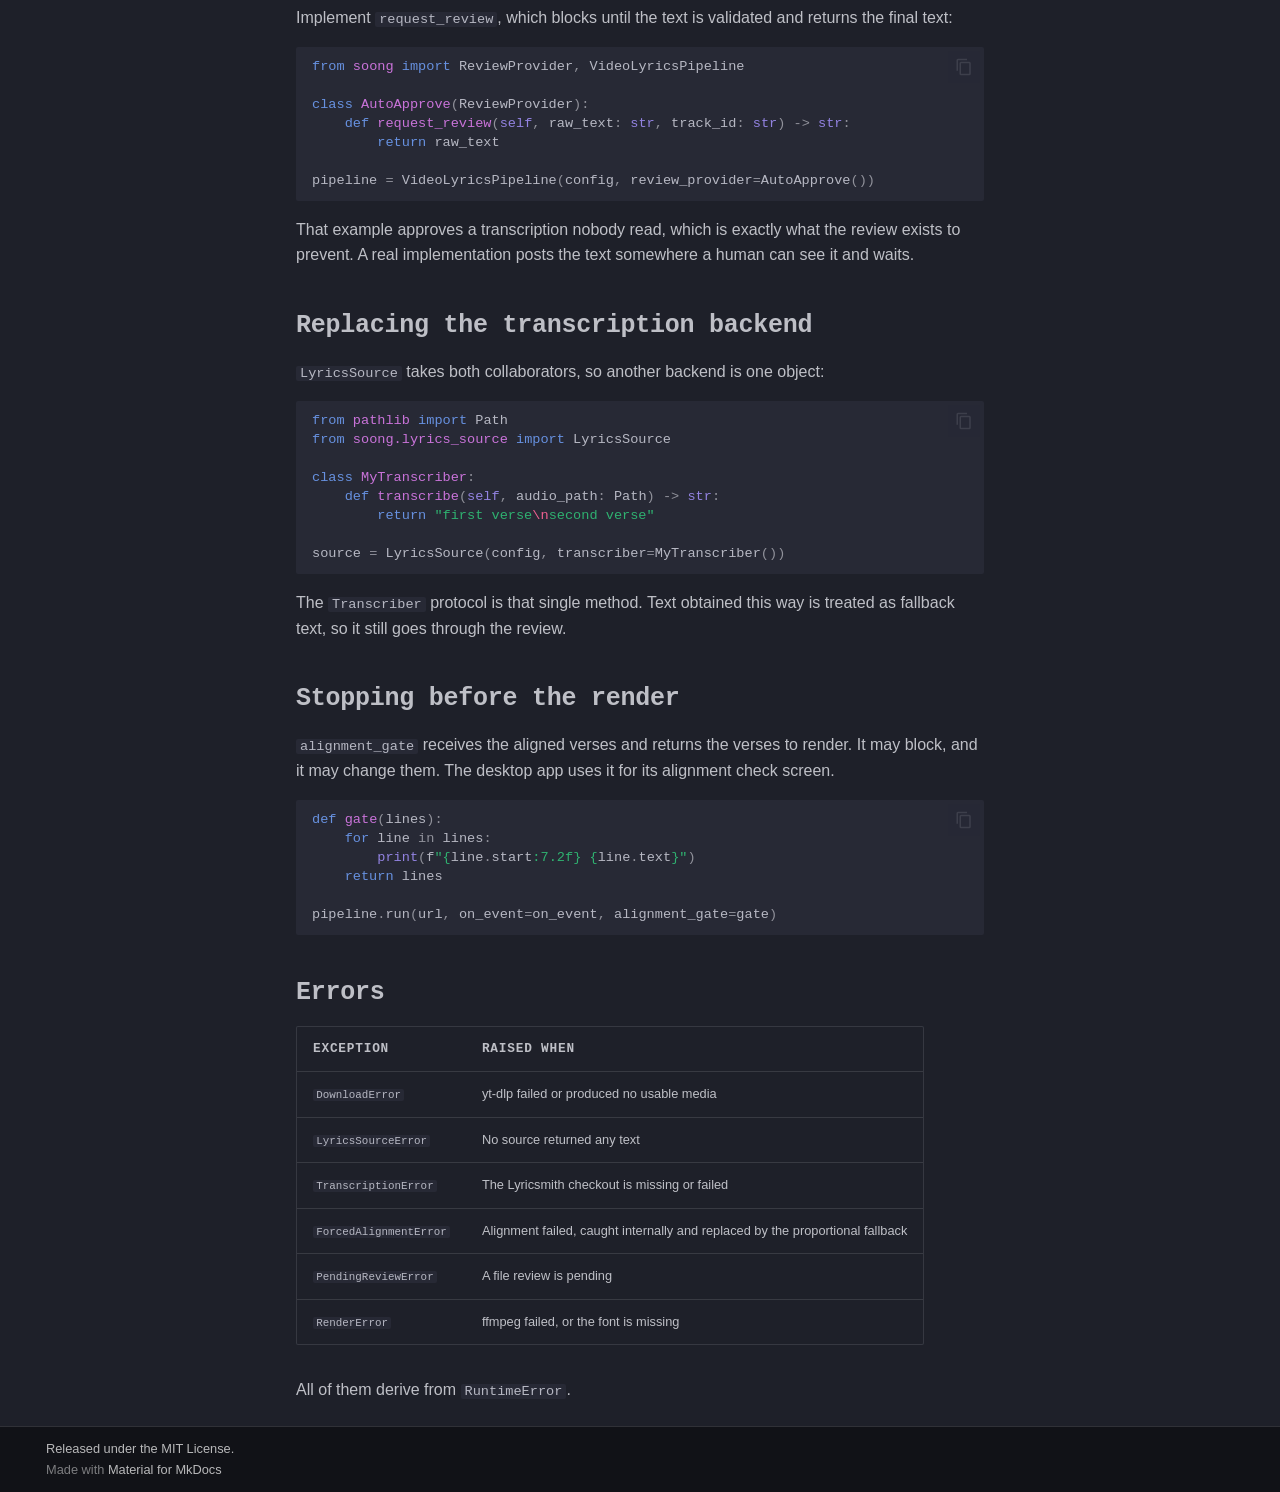
<file: library/index.html>
<!doctype html>
<html lang="en" class="no-js">
  <head>
    
      <meta charset="utf-8">
      <meta name="viewport" content="width=device-width,initial-scale=1">
      
        <meta name="description" content="Turn a music video into a blurred clip with aligned lyrics burned in.">
      
      
      
        <link rel="canonical" href="https://Laidwin.github.io/Soong/library/">
      
      
        <link rel="prev" href="../cli/">
      
      
        <link rel="next" href="../configuration/">
      
      
        
      
      
      <link rel="icon" href="../assets/images/favicon.png">
      <meta name="generator" content="mkdocs-1.6.1, mkdocs-material-9.7.7">
    
    
      
        <title>Library - Soong</title>
      
    
    
      <link rel="stylesheet" href="../assets/stylesheets/main.ec1eaa64.min.css">
      
        
        <link rel="stylesheet" href="../assets/stylesheets/palette.ab4e12ef.min.css">
      
      


    
    
      
    
    
      
    
    
      <link rel="stylesheet" href="../stylesheets/overlay.css">
    
    <script>__md_scope=new URL("..",location),__md_hash=e=>[...e].reduce(((e,_)=>(e<<5)-e+_.charCodeAt(0)),0),__md_get=(e,_=localStorage,t=__md_scope)=>JSON.parse(_.getItem(t.pathname+"."+e)),__md_set=(e,_,t=localStorage,a=__md_scope)=>{try{t.setItem(a.pathname+"."+e,JSON.stringify(_))}catch(e){}}</script>
    
      

    
    
  </head>
  
  
    
    
      
    
    
    
    
    <body dir="ltr" data-md-color-scheme="slate" data-md-color-primary="custom" data-md-color-accent="custom">
  
    
    <input class="md-toggle" data-md-toggle="drawer" type="checkbox" id="__drawer" autocomplete="off">
    <input class="md-toggle" data-md-toggle="search" type="checkbox" id="__search" autocomplete="off">
    <label class="md-overlay" for="__drawer"></label>
    <div data-md-component="skip">
      
        
        <a href="#library" class="md-skip">
          Skip to content
        </a>
      
    </div>
    <div data-md-component="announce">
      
    </div>
    
    
      

  

<header class="md-header md-header--shadow" data-md-component="header">
  <nav class="md-header__inner md-grid" aria-label="Header">
    <a href=".." title="Soong" class="md-header__button md-logo" aria-label="Soong" data-md-component="logo">
      
  
  <svg xmlns="http://www.w3.org/2000/svg" viewBox="0 0 24 24"><path d="M12 3v10.55c-.59-.34-1.27-.55-2-.55-2.21 0-4 1.79-4 4s1.79 4 4 4 4-1.79 4-4V7h4V3z"/></svg>

    </a>
    <label class="md-header__button md-icon" for="__drawer">
      
      <svg xmlns="http://www.w3.org/2000/svg" viewBox="0 0 24 24"><path d="M3 6h18v2H3zm0 5h18v2H3zm0 5h18v2H3z"/></svg>
    </label>
    <div class="md-header__title" data-md-component="header-title">
      <div class="md-header__ellipsis">
        <div class="md-header__topic">
          <span class="md-ellipsis">
            Soong
          </span>
        </div>
        <div class="md-header__topic" data-md-component="header-topic">
          <span class="md-ellipsis">
            
              Library
            
          </span>
        </div>
      </div>
    </div>
    
      
        <form class="md-header__option" data-md-component="palette">
  
    
    
    
    <input class="md-option" data-md-color-media="" data-md-color-scheme="slate" data-md-color-primary="custom" data-md-color-accent="custom"  aria-label="Switch to light mode"  type="radio" name="__palette" id="__palette_0">
    
      <label class="md-header__button md-icon" title="Switch to light mode" for="__palette_1" hidden>
        <svg xmlns="http://www.w3.org/2000/svg" viewBox="0 0 24 24"><path d="M12 7a5 5 0 0 1 5 5 5 5 0 0 1-5 5 5 5 0 0 1-5-5 5 5 0 0 1 5-5m0 2a3 3 0 0 0-3 3 3 3 0 0 0 3 3 3 3 0 0 0 3-3 3 3 0 0 0-3-3m0-7 2.39 3.42C13.65 5.15 12.84 5 12 5s-1.65.15-2.39.42zM3.34 7l4.16-.35A7.2 7.2 0 0 0 5.94 8.5c-.44.74-.69 1.5-.83 2.29zm.02 10 1.76-3.77a7.131 7.131 0 0 0 2.38 4.14zM20.65 7l-1.77 3.79a7.02 7.02 0 0 0-2.38-4.15zm-.01 10-4.14.36c.59-.51 1.12-1.14 1.54-1.86.42-.73.69-1.5.83-2.29zM12 22l-2.41-3.44c.74.27 1.55.44 2.41.44.82 0 1.63-.17 2.37-.44z"/></svg>
      </label>
    
  
    
    
    
    <input class="md-option" data-md-color-media="" data-md-color-scheme="default" data-md-color-primary="custom" data-md-color-accent="custom"  aria-label="Switch to dark mode"  type="radio" name="__palette" id="__palette_1">
    
      <label class="md-header__button md-icon" title="Switch to dark mode" for="__palette_0" hidden>
        <svg xmlns="http://www.w3.org/2000/svg" viewBox="0 0 24 24"><path d="m17.75 4.09-2.53 1.94.91 3.06-2.63-1.81-2.63 1.81.91-3.06-2.53-1.94L12.44 4l1.06-3 1.06 3zm3.5 6.91-1.64 1.25.59 1.98-1.7-1.17-1.7 1.17.59-1.98L15.75 11l2.06-.05L18.5 9l.69 1.95zm-2.28 4.95c.83-.08 1.72 1.1 1.19 1.85-.32.45-.66.87-1.08 1.27C15.17 23 8.84 23 4.94 19.07c-3.91-3.9-3.91-10.24 0-14.14.4-.4.82-.76 1.27-1.08.75-.53 1.93.36 1.85 1.19-.27 2.86.69 5.83 2.89 8.02a9.96 9.96 0 0 0 8.02 2.89m-1.64 2.02a12.08 12.08 0 0 1-7.8-3.47c-2.17-2.19-3.33-5-3.49-7.82-2.81 3.14-2.7 7.96.31 10.98 3.02 3.01 7.84 3.12 10.98.31"/></svg>
      </label>
    
  
</form>
      
    
    
      <script>var palette=__md_get("__palette");if(palette&&palette.color){if("(prefers-color-scheme)"===palette.color.media){var media=matchMedia("(prefers-color-scheme: light)"),input=document.querySelector(media.matches?"[data-md-color-media='(prefers-color-scheme: light)']":"[data-md-color-media='(prefers-color-scheme: dark)']");palette.color.media=input.getAttribute("data-md-color-media"),palette.color.scheme=input.getAttribute("data-md-color-scheme"),palette.color.primary=input.getAttribute("data-md-color-primary"),palette.color.accent=input.getAttribute("data-md-color-accent")}for(var[key,value]of Object.entries(palette.color))document.body.setAttribute("data-md-color-"+key,value)}</script>
    
    
    
      
      
        <label class="md-header__button md-icon" for="__search">
          
          <svg xmlns="http://www.w3.org/2000/svg" viewBox="0 0 24 24"><path d="M9.5 3A6.5 6.5 0 0 1 16 9.5c0 1.61-.59 3.09-1.56 4.23l.27.27h.79l5 5-1.5 1.5-5-5v-.79l-.27-.27A6.52 6.52 0 0 1 9.5 16 6.5 6.5 0 0 1 3 9.5 6.5 6.5 0 0 1 9.5 3m0 2C7 5 5 7 5 9.5S7 14 9.5 14 14 12 14 9.5 12 5 9.5 5"/></svg>
        </label>
        <div class="md-search" data-md-component="search" role="dialog">
  <label class="md-search__overlay" for="__search"></label>
  <div class="md-search__inner" role="search">
    <form class="md-search__form" name="search">
      <input type="text" class="md-search__input" name="query" aria-label="Search" placeholder="Search" autocapitalize="off" autocorrect="off" autocomplete="off" spellcheck="false" data-md-component="search-query" required>
      <label class="md-search__icon md-icon" for="__search">
        
        <svg xmlns="http://www.w3.org/2000/svg" viewBox="0 0 24 24"><path d="M9.5 3A6.5 6.5 0 0 1 16 9.5c0 1.61-.59 3.09-1.56 4.23l.27.27h.79l5 5-1.5 1.5-5-5v-.79l-.27-.27A6.52 6.52 0 0 1 9.5 16 6.5 6.5 0 0 1 3 9.5 6.5 6.5 0 0 1 9.5 3m0 2C7 5 5 7 5 9.5S7 14 9.5 14 14 12 14 9.5 12 5 9.5 5"/></svg>
        
        <svg xmlns="http://www.w3.org/2000/svg" viewBox="0 0 24 24"><path d="M20 11v2H8l5.5 5.5-1.42 1.42L4.16 12l7.92-7.92L13.5 5.5 8 11z"/></svg>
      </label>
      <nav class="md-search__options" aria-label="Search">
        
        <button type="reset" class="md-search__icon md-icon" title="Clear" aria-label="Clear" tabindex="-1">
          
          <svg xmlns="http://www.w3.org/2000/svg" viewBox="0 0 24 24"><path d="M19 6.41 17.59 5 12 10.59 6.41 5 5 6.41 10.59 12 5 17.59 6.41 19 12 13.41 17.59 19 19 17.59 13.41 12z"/></svg>
        </button>
      </nav>
      
        <div class="md-search__suggest" data-md-component="search-suggest"></div>
      
    </form>
    <div class="md-search__output">
      <div class="md-search__scrollwrap" tabindex="0" data-md-scrollfix>
        <div class="md-search-result" data-md-component="search-result">
          <div class="md-search-result__meta">
            Initializing search
          </div>
          <ol class="md-search-result__list" role="presentation"></ol>
        </div>
      </div>
    </div>
  </div>
</div>
      
    
    
      <div class="md-header__source">
        <a href="https://github.com/Laidwin/Soong" title="Go to repository" class="md-source" data-md-component="source">
  <div class="md-source__icon md-icon">
    
    <svg xmlns="http://www.w3.org/2000/svg" viewBox="0 0 448 512"><!--! Font Awesome Free 7.1.0 by @fontawesome - https://fontawesome.com License - https://fontawesome.com/license/free (Icons: CC BY 4.0, Fonts: SIL OFL 1.1, Code: MIT License) Copyright 2025 Fonticons, Inc.--><path d="M439.6 236.1 244 40.5c-5.4-5.5-12.8-8.5-20.4-8.5s-15 3-20.4 8.4L162.5 81l51.5 51.5c27.1-9.1 52.7 16.8 43.4 43.7l49.7 49.7c34.2-11.8 61.2 31 35.5 56.7-26.5 26.5-70.2-2.9-56-37.3L240.3 199v121.9c25.3 12.5 22.3 41.8 9.1 55-6.4 6.4-15.2 10.1-24.3 10.1s-17.8-3.6-24.3-10.1c-17.6-17.6-11.1-46.9 11.2-56v-123c-20.8-8.5-24.6-30.7-18.6-45L142.6 101 8.5 235.1C3 240.6 0 247.9 0 255.5s3 15 8.5 20.4l195.6 195.7c5.4 5.4 12.7 8.4 20.4 8.4s15-3 20.4-8.4l194.7-194.7c5.4-5.4 8.4-12.8 8.4-20.4s-3-15-8.4-20.4"/></svg>
  </div>
  <div class="md-source__repository">
    Soong
  </div>
</a>
      </div>
    
  </nav>
  
</header>
    
    <div class="md-container" data-md-component="container">
      
      
        
          
        
      
      <main class="md-main" data-md-component="main">
        <div class="md-main__inner md-grid">
          
            
              
              <div class="md-sidebar md-sidebar--primary" data-md-component="sidebar" data-md-type="navigation" >
                <div class="md-sidebar__scrollwrap">
                  <div class="md-sidebar__inner">
                    



<nav class="md-nav md-nav--primary" aria-label="Navigation" data-md-level="0">
  <label class="md-nav__title" for="__drawer">
    <a href=".." title="Soong" class="md-nav__button md-logo" aria-label="Soong" data-md-component="logo">
      
  
  <svg xmlns="http://www.w3.org/2000/svg" viewBox="0 0 24 24"><path d="M12 3v10.55c-.59-.34-1.27-.55-2-.55-2.21 0-4 1.79-4 4s1.79 4 4 4 4-1.79 4-4V7h4V3z"/></svg>

    </a>
    Soong
  </label>
  
    <div class="md-nav__source">
      <a href="https://github.com/Laidwin/Soong" title="Go to repository" class="md-source" data-md-component="source">
  <div class="md-source__icon md-icon">
    
    <svg xmlns="http://www.w3.org/2000/svg" viewBox="0 0 448 512"><!--! Font Awesome Free 7.1.0 by @fontawesome - https://fontawesome.com License - https://fontawesome.com/license/free (Icons: CC BY 4.0, Fonts: SIL OFL 1.1, Code: MIT License) Copyright 2025 Fonticons, Inc.--><path d="M439.6 236.1 244 40.5c-5.4-5.5-12.8-8.5-20.4-8.5s-15 3-20.4 8.4L162.5 81l51.5 51.5c27.1-9.1 52.7 16.8 43.4 43.7l49.7 49.7c34.2-11.8 61.2 31 35.5 56.7-26.5 26.5-70.2-2.9-56-37.3L240.3 199v121.9c25.3 12.5 22.3 41.8 9.1 55-6.4 6.4-15.2 10.1-24.3 10.1s-17.8-3.6-24.3-10.1c-17.6-17.6-11.1-46.9 11.2-56v-123c-20.8-8.5-24.6-30.7-18.6-45L142.6 101 8.5 235.1C3 240.6 0 247.9 0 255.5s3 15 8.5 20.4l195.6 195.7c5.4 5.4 12.7 8.4 20.4 8.4s15-3 20.4-8.4l194.7-194.7c5.4-5.4 8.4-12.8 8.4-20.4s-3-15-8.4-20.4"/></svg>
  </div>
  <div class="md-source__repository">
    Soong
  </div>
</a>
    </div>
  
  <ul class="md-nav__list" data-md-scrollfix>
    
      
      
  
  
  
  
    <li class="md-nav__item">
      <a href=".." class="md-nav__link">
        
  
  
  <span class="md-ellipsis">
    
  
    Home
  

    
  </span>
  
  

      </a>
    </li>
  

    
      
      
  
  
    
  
  
  
    
    
    
    
      
        
        
      
    
    
    <li class="md-nav__item md-nav__item--active md-nav__item--section md-nav__item--nested">
      
        
        
        <input class="md-nav__toggle md-toggle " type="checkbox" id="__nav_2" checked>
        
          
          <label class="md-nav__link" for="__nav_2" id="__nav_2_label" tabindex="">
            
  
  
  <span class="md-ellipsis">
    
  
    Getting started
  

    
  </span>
  
  

            <span class="md-nav__icon md-icon"></span>
          </label>
        
        <nav class="md-nav" data-md-level="1" aria-labelledby="__nav_2_label" aria-expanded="true">
          <label class="md-nav__title" for="__nav_2">
            <span class="md-nav__icon md-icon"></span>
            
  
    Getting started
  

          </label>
          <ul class="md-nav__list" data-md-scrollfix>
            
              
                
  
  
  
  
    <li class="md-nav__item">
      <a href="../installation/" class="md-nav__link">
        
  
  
  <span class="md-ellipsis">
    
  
    Installation
  

    
  </span>
  
  

      </a>
    </li>
  

              
            
              
                
  
  
  
  
    <li class="md-nav__item">
      <a href="../desktop-app/" class="md-nav__link">
        
  
  
  <span class="md-ellipsis">
    
  
    Desktop app
  

    
  </span>
  
  

      </a>
    </li>
  

              
            
              
                
  
  
  
  
    <li class="md-nav__item">
      <a href="../cli/" class="md-nav__link">
        
  
  
  <span class="md-ellipsis">
    
  
    Command line
  

    
  </span>
  
  

      </a>
    </li>
  

              
            
              
                
  
  
    
  
  
  
    <li class="md-nav__item md-nav__item--active">
      
      <input class="md-nav__toggle md-toggle" type="checkbox" id="__toc">
      
      
        
      
      
        <label class="md-nav__link md-nav__link--active" for="__toc">
          
  
  
  <span class="md-ellipsis">
    
  
    Library
  

    
  </span>
  
  

          <span class="md-nav__icon md-icon"></span>
        </label>
      
      <a href="./" class="md-nav__link md-nav__link--active">
        
  
  
  <span class="md-ellipsis">
    
  
    Library
  

    
  </span>
  
  

      </a>
      
        

<nav class="md-nav md-nav--secondary" aria-label="Table of contents">
  
  
  
    
  
  
    <label class="md-nav__title" for="__toc">
      <span class="md-nav__icon md-icon"></span>
      Table of contents
    </label>
    <ul class="md-nav__list" data-md-component="toc" data-md-scrollfix>
      
        <li class="md-nav__item">
  <a href="#what-the-package-exports" class="md-nav__link">
    <span class="md-ellipsis">
      
        What the package exports
      
    </span>
  </a>
  
</li>
      
        <li class="md-nav__item">
  <a href="#configuration" class="md-nav__link">
    <span class="md-ellipsis">
      
        Configuration
      
    </span>
  </a>
  
</li>
      
        <li class="md-nav__item">
  <a href="#following-the-progress" class="md-nav__link">
    <span class="md-ellipsis">
      
        Following the progress
      
    </span>
  </a>
  
</li>
      
        <li class="md-nav__item">
  <a href="#replacing-the-human-review" class="md-nav__link">
    <span class="md-ellipsis">
      
        Replacing the human review
      
    </span>
  </a>
  
</li>
      
        <li class="md-nav__item">
  <a href="#replacing-the-transcription-backend" class="md-nav__link">
    <span class="md-ellipsis">
      
        Replacing the transcription backend
      
    </span>
  </a>
  
</li>
      
        <li class="md-nav__item">
  <a href="#stopping-before-the-render" class="md-nav__link">
    <span class="md-ellipsis">
      
        Stopping before the render
      
    </span>
  </a>
  
</li>
      
        <li class="md-nav__item">
  <a href="#errors" class="md-nav__link">
    <span class="md-ellipsis">
      
        Errors
      
    </span>
  </a>
  
</li>
      
    </ul>
  
</nav>
      
    </li>
  

              
            
          </ul>
        </nav>
      
    </li>
  

    
      
      
  
  
  
  
    
    
    
    
      
        
        
      
    
    
    <li class="md-nav__item md-nav__item--section md-nav__item--nested">
      
        
        
        <input class="md-nav__toggle md-toggle " type="checkbox" id="__nav_3" >
        
          
          <label class="md-nav__link" for="__nav_3" id="__nav_3_label" tabindex="">
            
  
  
  <span class="md-ellipsis">
    
  
    Reference
  

    
  </span>
  
  

            <span class="md-nav__icon md-icon"></span>
          </label>
        
        <nav class="md-nav" data-md-level="1" aria-labelledby="__nav_3_label" aria-expanded="false">
          <label class="md-nav__title" for="__nav_3">
            <span class="md-nav__icon md-icon"></span>
            
  
    Reference
  

          </label>
          <ul class="md-nav__list" data-md-scrollfix>
            
              
                
  
  
  
  
    <li class="md-nav__item">
      <a href="../configuration/" class="md-nav__link">
        
  
  
  <span class="md-ellipsis">
    
  
    Configuration
  

    
  </span>
  
  

      </a>
    </li>
  

              
            
              
                
  
  
  
  
    <li class="md-nav__item">
      <a href="../processing-chain/" class="md-nav__link">
        
  
  
  <span class="md-ellipsis">
    
  
    Processing chain
  

    
  </span>
  
  

      </a>
    </li>
  

              
            
              
                
  
  
  
  
    <li class="md-nav__item">
      <a href="../output/" class="md-nav__link">
        
  
  
  <span class="md-ellipsis">
    
  
    Output format
  

    
  </span>
  
  

      </a>
    </li>
  

              
            
          </ul>
        </nav>
      
    </li>
  

    
      
      
  
  
  
  
    
    
    
    
      
        
        
      
    
    
    <li class="md-nav__item md-nav__item--section md-nav__item--nested">
      
        
        
        <input class="md-nav__toggle md-toggle " type="checkbox" id="__nav_4" >
        
          
          <label class="md-nav__link" for="__nav_4" id="__nav_4_label" tabindex="">
            
  
  
  <span class="md-ellipsis">
    
  
    Internals
  

    
  </span>
  
  

            <span class="md-nav__icon md-icon"></span>
          </label>
        
        <nav class="md-nav" data-md-level="1" aria-labelledby="__nav_4_label" aria-expanded="false">
          <label class="md-nav__title" for="__nav_4">
            <span class="md-nav__icon md-icon"></span>
            
  
    Internals
  

          </label>
          <ul class="md-nav__list" data-md-scrollfix>
            
              
                
  
  
  
  
    <li class="md-nav__item">
      <a href="../architecture/" class="md-nav__link">
        
  
  
  <span class="md-ellipsis">
    
  
    Architecture
  

    
  </span>
  
  

      </a>
    </li>
  

              
            
              
                
  
  
  
  
    <li class="md-nav__item">
      <a href="../packaging/" class="md-nav__link">
        
  
  
  <span class="md-ellipsis">
    
  
    Packaging
  

    
  </span>
  
  

      </a>
    </li>
  

              
            
              
                
  
  
  
  
    <li class="md-nav__item">
      <a href="../troubleshooting/" class="md-nav__link">
        
  
  
  <span class="md-ellipsis">
    
  
    Troubleshooting
  

    
  </span>
  
  

      </a>
    </li>
  

              
            
              
                
  
  
  
  
    <li class="md-nav__item">
      <a href="../contributing/" class="md-nav__link">
        
  
  
  <span class="md-ellipsis">
    
  
    Contributing
  

    
  </span>
  
  

      </a>
    </li>
  

              
            
          </ul>
        </nav>
      
    </li>
  

    
  </ul>
</nav>
                  </div>
                </div>
              </div>
            
            
              
              <div class="md-sidebar md-sidebar--secondary" data-md-component="sidebar" data-md-type="toc" >
                <div class="md-sidebar__scrollwrap">
                  <div class="md-sidebar__inner">
                    

<nav class="md-nav md-nav--secondary" aria-label="Table of contents">
  
  
  
    
  
  
    <label class="md-nav__title" for="__toc">
      <span class="md-nav__icon md-icon"></span>
      Table of contents
    </label>
    <ul class="md-nav__list" data-md-component="toc" data-md-scrollfix>
      
        <li class="md-nav__item">
  <a href="#what-the-package-exports" class="md-nav__link">
    <span class="md-ellipsis">
      
        What the package exports
      
    </span>
  </a>
  
</li>
      
        <li class="md-nav__item">
  <a href="#configuration" class="md-nav__link">
    <span class="md-ellipsis">
      
        Configuration
      
    </span>
  </a>
  
</li>
      
        <li class="md-nav__item">
  <a href="#following-the-progress" class="md-nav__link">
    <span class="md-ellipsis">
      
        Following the progress
      
    </span>
  </a>
  
</li>
      
        <li class="md-nav__item">
  <a href="#replacing-the-human-review" class="md-nav__link">
    <span class="md-ellipsis">
      
        Replacing the human review
      
    </span>
  </a>
  
</li>
      
        <li class="md-nav__item">
  <a href="#replacing-the-transcription-backend" class="md-nav__link">
    <span class="md-ellipsis">
      
        Replacing the transcription backend
      
    </span>
  </a>
  
</li>
      
        <li class="md-nav__item">
  <a href="#stopping-before-the-render" class="md-nav__link">
    <span class="md-ellipsis">
      
        Stopping before the render
      
    </span>
  </a>
  
</li>
      
        <li class="md-nav__item">
  <a href="#errors" class="md-nav__link">
    <span class="md-ellipsis">
      
        Errors
      
    </span>
  </a>
  
</li>
      
    </ul>
  
</nav>
                  </div>
                </div>
              </div>
            
          
          
            <div class="md-content" data-md-component="content">
              
              <article class="md-content__inner md-typeset">
                
                  


  
  


<h1 id="library">Library<a class="headerlink" href="#library" title="Permanent link">&para;</a></h1>
<p>The pipeline is importable. <code>main.py</code> is about eighty lines and is the smallest
complete example of what follows.</p>
<div class="highlight"><pre><span></span><code><a id="__codelineno-0-1" name="__codelineno-0-1" href="#__codelineno-0-1"></a><span class="kn">from</span><span class="w"> </span><span class="nn">soong</span><span class="w"> </span><span class="kn">import</span> <span class="n">Config</span><span class="p">,</span> <span class="n">FileReviewProvider</span><span class="p">,</span> <span class="n">VideoLyricsPipeline</span>
<a id="__codelineno-0-2" name="__codelineno-0-2" href="#__codelineno-0-2"></a>
<a id="__codelineno-0-3" name="__codelineno-0-3" href="#__codelineno-0-3"></a><span class="n">config</span> <span class="o">=</span> <span class="n">Config</span><span class="o">.</span><span class="n">load</span><span class="p">()</span>
<a id="__codelineno-0-4" name="__codelineno-0-4" href="#__codelineno-0-4"></a><span class="n">pipeline</span> <span class="o">=</span> <span class="n">VideoLyricsPipeline</span><span class="p">(</span><span class="n">config</span><span class="p">,</span> <span class="n">review_provider</span><span class="o">=</span><span class="n">FileReviewProvider</span><span class="p">(</span><span class="n">config</span><span class="p">))</span>
<a id="__codelineno-0-5" name="__codelineno-0-5" href="#__codelineno-0-5"></a><span class="n">final_video</span> <span class="o">=</span> <span class="n">pipeline</span><span class="o">.</span><span class="n">run</span><span class="p">(</span><span class="s2">"https://youtube.com/watch?v=..."</span><span class="p">)</span>
</code></pre></div>
<p><code>run()</code> returns the <code>Path</code> of the rendered file.</p>
<h2 id="what-the-package-exports">What the package exports<a class="headerlink" href="#what-the-package-exports" title="Permanent link">&para;</a></h2>
<table>
<thead>
<tr>
<th>Name</th>
<th>Kind</th>
<th>Purpose</th>
</tr>
</thead>
<tbody>
<tr>
<td><code>Config</code></td>
<td>class</td>
<td>Loads <code>config.yaml</code> and resolves paths against the project root</td>
</tr>
<tr>
<td><code>VideoLyricsPipeline</code></td>
<td>class</td>
<td>The orchestrator</td>
</tr>
<tr>
<td><code>ReviewProvider</code></td>
<td>abstract class</td>
<td>The human validation contract</td>
</tr>
<tr>
<td><code>FileReviewProvider</code></td>
<td>class</td>
<td>The file based implementation</td>
</tr>
<tr>
<td><code>PendingReviewError</code></td>
<td>exception</td>
<td>Raised while a validation is pending</td>
</tr>
<tr>
<td><code>PipelineEvent</code>, <code>PipelineStep</code>, <code>StepStatus</code></td>
<td>dataclass, enums</td>
<td>The progress events</td>
</tr>
</tbody>
</table>
<p>Everything else is reachable through its module, for example
<code>soong.forced_aligner.AlignedLine</code>.</p>
<h2 id="configuration">Configuration<a class="headerlink" href="#configuration" title="Permanent link">&para;</a></h2>
<div class="highlight"><pre><span></span><code><a id="__codelineno-1-1" name="__codelineno-1-1" href="#__codelineno-1-1"></a><span class="n">config</span> <span class="o">=</span> <span class="n">Config</span><span class="o">.</span><span class="n">load</span><span class="p">()</span>                       <span class="c1"># config.yaml at the project root</span>
<a id="__codelineno-1-2" name="__codelineno-1-2" href="#__codelineno-1-2"></a><span class="n">config</span> <span class="o">=</span> <span class="n">Config</span><span class="o">.</span><span class="n">load</span><span class="p">(</span><span class="s2">"other.yaml"</span><span class="p">)</span>           <span class="c1"># an explicit file</span>
<a id="__codelineno-1-3" name="__codelineno-1-3" href="#__codelineno-1-3"></a><span class="n">config</span> <span class="o">=</span> <span class="n">Config</span><span class="o">.</span><span class="n">load</span><span class="p">(</span><span class="n">reload</span><span class="o">=</span><span class="kc">True</span><span class="p">)</span>            <span class="c1"># ignore the cached instance</span>
</code></pre></div>
<p>Sections are reachable as attributes and as items, so a setting can be
overridden before the pipeline is built:</p>
<div class="highlight"><pre><span></span><code><a id="__codelineno-2-1" name="__codelineno-2-1" href="#__codelineno-2-1"></a><span class="n">config</span><span class="o">.</span><span class="n">subtitles</span><span class="p">[</span><span class="s2">"mode"</span><span class="p">]</span> <span class="o">=</span> <span class="s2">"word"</span>
<a id="__codelineno-2-2" name="__codelineno-2-2" href="#__codelineno-2-2"></a><span class="n">config</span><span class="o">.</span><span class="n">video</span><span class="p">[</span><span class="s2">"codec"</span><span class="p">]</span> <span class="o">=</span> <span class="s2">"libx264"</span>
</code></pre></div>
<h2 id="following-the-progress">Following the progress<a class="headerlink" href="#following-the-progress" title="Permanent link">&para;</a></h2>
<div class="highlight"><pre><span></span><code><a id="__codelineno-3-1" name="__codelineno-3-1" href="#__codelineno-3-1"></a><span class="k">def</span><span class="w"> </span><span class="nf">on_event</span><span class="p">(</span><span class="n">event</span><span class="p">):</span>
<a id="__codelineno-3-2" name="__codelineno-3-2" href="#__codelineno-3-2"></a>    <span class="nb">print</span><span class="p">(</span><span class="n">event</span><span class="o">.</span><span class="n">step</span><span class="o">.</span><span class="n">name</span><span class="p">,</span> <span class="n">event</span><span class="o">.</span><span class="n">status</span><span class="o">.</span><span class="n">name</span><span class="p">,</span> <span class="n">event</span><span class="o">.</span><span class="n">progress_pct</span><span class="p">,</span> <span class="n">event</span><span class="o">.</span><span class="n">message</span><span class="p">)</span>
<a id="__codelineno-3-3" name="__codelineno-3-3" href="#__codelineno-3-3"></a>
<a id="__codelineno-3-4" name="__codelineno-3-4" href="#__codelineno-3-4"></a><span class="n">pipeline</span><span class="o">.</span><span class="n">run</span><span class="p">(</span><span class="n">url</span><span class="p">,</span> <span class="n">on_event</span><span class="o">=</span><span class="n">on_event</span><span class="p">)</span>
</code></pre></div>
<p><code>on_event</code> is optional. <a href="../processing-chain/">Processing chain</a> lists what each
step emits, and <a href="../architecture/">Architecture</a> documents the payloads.</p>
<h2 id="replacing-the-human-review">Replacing the human review<a class="headerlink" href="#replacing-the-human-review" title="Permanent link">&para;</a></h2>
<p>Implement <code>request_review</code>, which blocks until the text is validated and
returns the final text:</p>
<div class="highlight"><pre><span></span><code><a id="__codelineno-4-1" name="__codelineno-4-1" href="#__codelineno-4-1"></a><span class="kn">from</span><span class="w"> </span><span class="nn">soong</span><span class="w"> </span><span class="kn">import</span> <span class="n">ReviewProvider</span><span class="p">,</span> <span class="n">VideoLyricsPipeline</span>
<a id="__codelineno-4-2" name="__codelineno-4-2" href="#__codelineno-4-2"></a>
<a id="__codelineno-4-3" name="__codelineno-4-3" href="#__codelineno-4-3"></a><span class="k">class</span><span class="w"> </span><span class="nc">AutoApprove</span><span class="p">(</span><span class="n">ReviewProvider</span><span class="p">):</span>
<a id="__codelineno-4-4" name="__codelineno-4-4" href="#__codelineno-4-4"></a>    <span class="k">def</span><span class="w"> </span><span class="nf">request_review</span><span class="p">(</span><span class="bp">self</span><span class="p">,</span> <span class="n">raw_text</span><span class="p">:</span> <span class="nb">str</span><span class="p">,</span> <span class="n">track_id</span><span class="p">:</span> <span class="nb">str</span><span class="p">)</span> <span class="o">-&gt;</span> <span class="nb">str</span><span class="p">:</span>
<a id="__codelineno-4-5" name="__codelineno-4-5" href="#__codelineno-4-5"></a>        <span class="k">return</span> <span class="n">raw_text</span>
<a id="__codelineno-4-6" name="__codelineno-4-6" href="#__codelineno-4-6"></a>
<a id="__codelineno-4-7" name="__codelineno-4-7" href="#__codelineno-4-7"></a><span class="n">pipeline</span> <span class="o">=</span> <span class="n">VideoLyricsPipeline</span><span class="p">(</span><span class="n">config</span><span class="p">,</span> <span class="n">review_provider</span><span class="o">=</span><span class="n">AutoApprove</span><span class="p">())</span>
</code></pre></div>
<p>That example approves a transcription nobody read, which is exactly what the
review exists to prevent. A real implementation posts the text somewhere a
human can see it and waits.</p>
<h2 id="replacing-the-transcription-backend">Replacing the transcription backend<a class="headerlink" href="#replacing-the-transcription-backend" title="Permanent link">&para;</a></h2>
<p><code>LyricsSource</code> takes both collaborators, so another backend is one object:</p>
<div class="highlight"><pre><span></span><code><a id="__codelineno-5-1" name="__codelineno-5-1" href="#__codelineno-5-1"></a><span class="kn">from</span><span class="w"> </span><span class="nn">pathlib</span><span class="w"> </span><span class="kn">import</span> <span class="n">Path</span>
<a id="__codelineno-5-2" name="__codelineno-5-2" href="#__codelineno-5-2"></a><span class="kn">from</span><span class="w"> </span><span class="nn">soong.lyrics_source</span><span class="w"> </span><span class="kn">import</span> <span class="n">LyricsSource</span>
<a id="__codelineno-5-3" name="__codelineno-5-3" href="#__codelineno-5-3"></a>
<a id="__codelineno-5-4" name="__codelineno-5-4" href="#__codelineno-5-4"></a><span class="k">class</span><span class="w"> </span><span class="nc">MyTranscriber</span><span class="p">:</span>
<a id="__codelineno-5-5" name="__codelineno-5-5" href="#__codelineno-5-5"></a>    <span class="k">def</span><span class="w"> </span><span class="nf">transcribe</span><span class="p">(</span><span class="bp">self</span><span class="p">,</span> <span class="n">audio_path</span><span class="p">:</span> <span class="n">Path</span><span class="p">)</span> <span class="o">-&gt;</span> <span class="nb">str</span><span class="p">:</span>
<a id="__codelineno-5-6" name="__codelineno-5-6" href="#__codelineno-5-6"></a>        <span class="k">return</span> <span class="s2">"first verse</span><span class="se">\n</span><span class="s2">second verse"</span>
<a id="__codelineno-5-7" name="__codelineno-5-7" href="#__codelineno-5-7"></a>
<a id="__codelineno-5-8" name="__codelineno-5-8" href="#__codelineno-5-8"></a><span class="n">source</span> <span class="o">=</span> <span class="n">LyricsSource</span><span class="p">(</span><span class="n">config</span><span class="p">,</span> <span class="n">transcriber</span><span class="o">=</span><span class="n">MyTranscriber</span><span class="p">())</span>
</code></pre></div>
<p>The <code>Transcriber</code> protocol is that single method. Text obtained this way is
treated as fallback text, so it still goes through the review.</p>
<h2 id="stopping-before-the-render">Stopping before the render<a class="headerlink" href="#stopping-before-the-render" title="Permanent link">&para;</a></h2>
<p><code>alignment_gate</code> receives the aligned verses and returns the verses to render.
It may block, and it may change them. The desktop app uses it for its alignment
check screen.</p>
<div class="highlight"><pre><span></span><code><a id="__codelineno-6-1" name="__codelineno-6-1" href="#__codelineno-6-1"></a><span class="k">def</span><span class="w"> </span><span class="nf">gate</span><span class="p">(</span><span class="n">lines</span><span class="p">):</span>
<a id="__codelineno-6-2" name="__codelineno-6-2" href="#__codelineno-6-2"></a>    <span class="k">for</span> <span class="n">line</span> <span class="ow">in</span> <span class="n">lines</span><span class="p">:</span>
<a id="__codelineno-6-3" name="__codelineno-6-3" href="#__codelineno-6-3"></a>        <span class="nb">print</span><span class="p">(</span><span class="sa">f</span><span class="s2">"</span><span class="si">{</span><span class="n">line</span><span class="o">.</span><span class="n">start</span><span class="si">:</span><span class="s2">7.2f</span><span class="si">}</span><span class="s2"> </span><span class="si">{</span><span class="n">line</span><span class="o">.</span><span class="n">text</span><span class="si">}</span><span class="s2">"</span><span class="p">)</span>
<a id="__codelineno-6-4" name="__codelineno-6-4" href="#__codelineno-6-4"></a>    <span class="k">return</span> <span class="n">lines</span>
<a id="__codelineno-6-5" name="__codelineno-6-5" href="#__codelineno-6-5"></a>
<a id="__codelineno-6-6" name="__codelineno-6-6" href="#__codelineno-6-6"></a><span class="n">pipeline</span><span class="o">.</span><span class="n">run</span><span class="p">(</span><span class="n">url</span><span class="p">,</span> <span class="n">on_event</span><span class="o">=</span><span class="n">on_event</span><span class="p">,</span> <span class="n">alignment_gate</span><span class="o">=</span><span class="n">gate</span><span class="p">)</span>
</code></pre></div>
<h2 id="errors">Errors<a class="headerlink" href="#errors" title="Permanent link">&para;</a></h2>
<table>
<thead>
<tr>
<th>Exception</th>
<th>Raised when</th>
</tr>
</thead>
<tbody>
<tr>
<td><code>DownloadError</code></td>
<td>yt-dlp failed or produced no usable media</td>
</tr>
<tr>
<td><code>LyricsSourceError</code></td>
<td>No source returned any text</td>
</tr>
<tr>
<td><code>TranscriptionError</code></td>
<td>The Lyricsmith checkout is missing or failed</td>
</tr>
<tr>
<td><code>ForcedAlignmentError</code></td>
<td>Alignment failed, caught internally and replaced by the proportional fallback</td>
</tr>
<tr>
<td><code>PendingReviewError</code></td>
<td>A file review is pending</td>
</tr>
<tr>
<td><code>RenderError</code></td>
<td>ffmpeg failed, or the font is missing</td>
</tr>
</tbody>
</table>
<p>All of them derive from <code>RuntimeError</code>.</p>












                
              </article>
            </div>
          
          
<script>var target=document.getElementById(location.hash.slice(1));target&&target.name&&(target.checked=target.name.startsWith("__tabbed_"))</script>
        </div>
        
          <button type="button" class="md-top md-icon" data-md-component="top" hidden>
  
  <svg xmlns="http://www.w3.org/2000/svg" viewBox="0 0 24 24"><path d="M13 20h-2V8l-5.5 5.5-1.42-1.42L12 4.16l7.92 7.92-1.42 1.42L13 8z"/></svg>
  Back to top
</button>
        
      </main>
      
        <footer class="md-footer">
  
  <div class="md-footer-meta md-typeset">
    <div class="md-footer-meta__inner md-grid">
      <div class="md-copyright">
  
    <div class="md-copyright__highlight">
      Released under the MIT License.
    </div>
  
  
    Made with
    <a href="https://squidfunk.github.io/mkdocs-material/" target="_blank" rel="noopener">
      Material for MkDocs
    </a>
  
</div>
      
    </div>
  </div>
</footer>
      
    </div>
    <div class="md-dialog" data-md-component="dialog">
      <div class="md-dialog__inner md-typeset"></div>
    </div>
    
    
    
      
      
      <script id="__config" type="application/json">{"annotate": null, "base": "..", "features": ["navigation.sections", "navigation.top", "toc.follow", "content.code.copy", "search.highlight", "search.suggest"], "search": "../assets/javascripts/workers/search.2c215733.min.js", "tags": null, "translations": {"clipboard.copied": "Copied to clipboard", "clipboard.copy": "Copy to clipboard", "search.result.more.one": "1 more on this page", "search.result.more.other": "# more on this page", "search.result.none": "No matching documents", "search.result.one": "1 matching document", "search.result.other": "# matching documents", "search.result.placeholder": "Type to start searching", "search.result.term.missing": "Missing", "select.version": "Select version"}, "version": null}</script>
    
    
      <script src="../assets/javascripts/bundle.d7400e89.min.js"></script>
      
    
  </body>
</html>
</file>
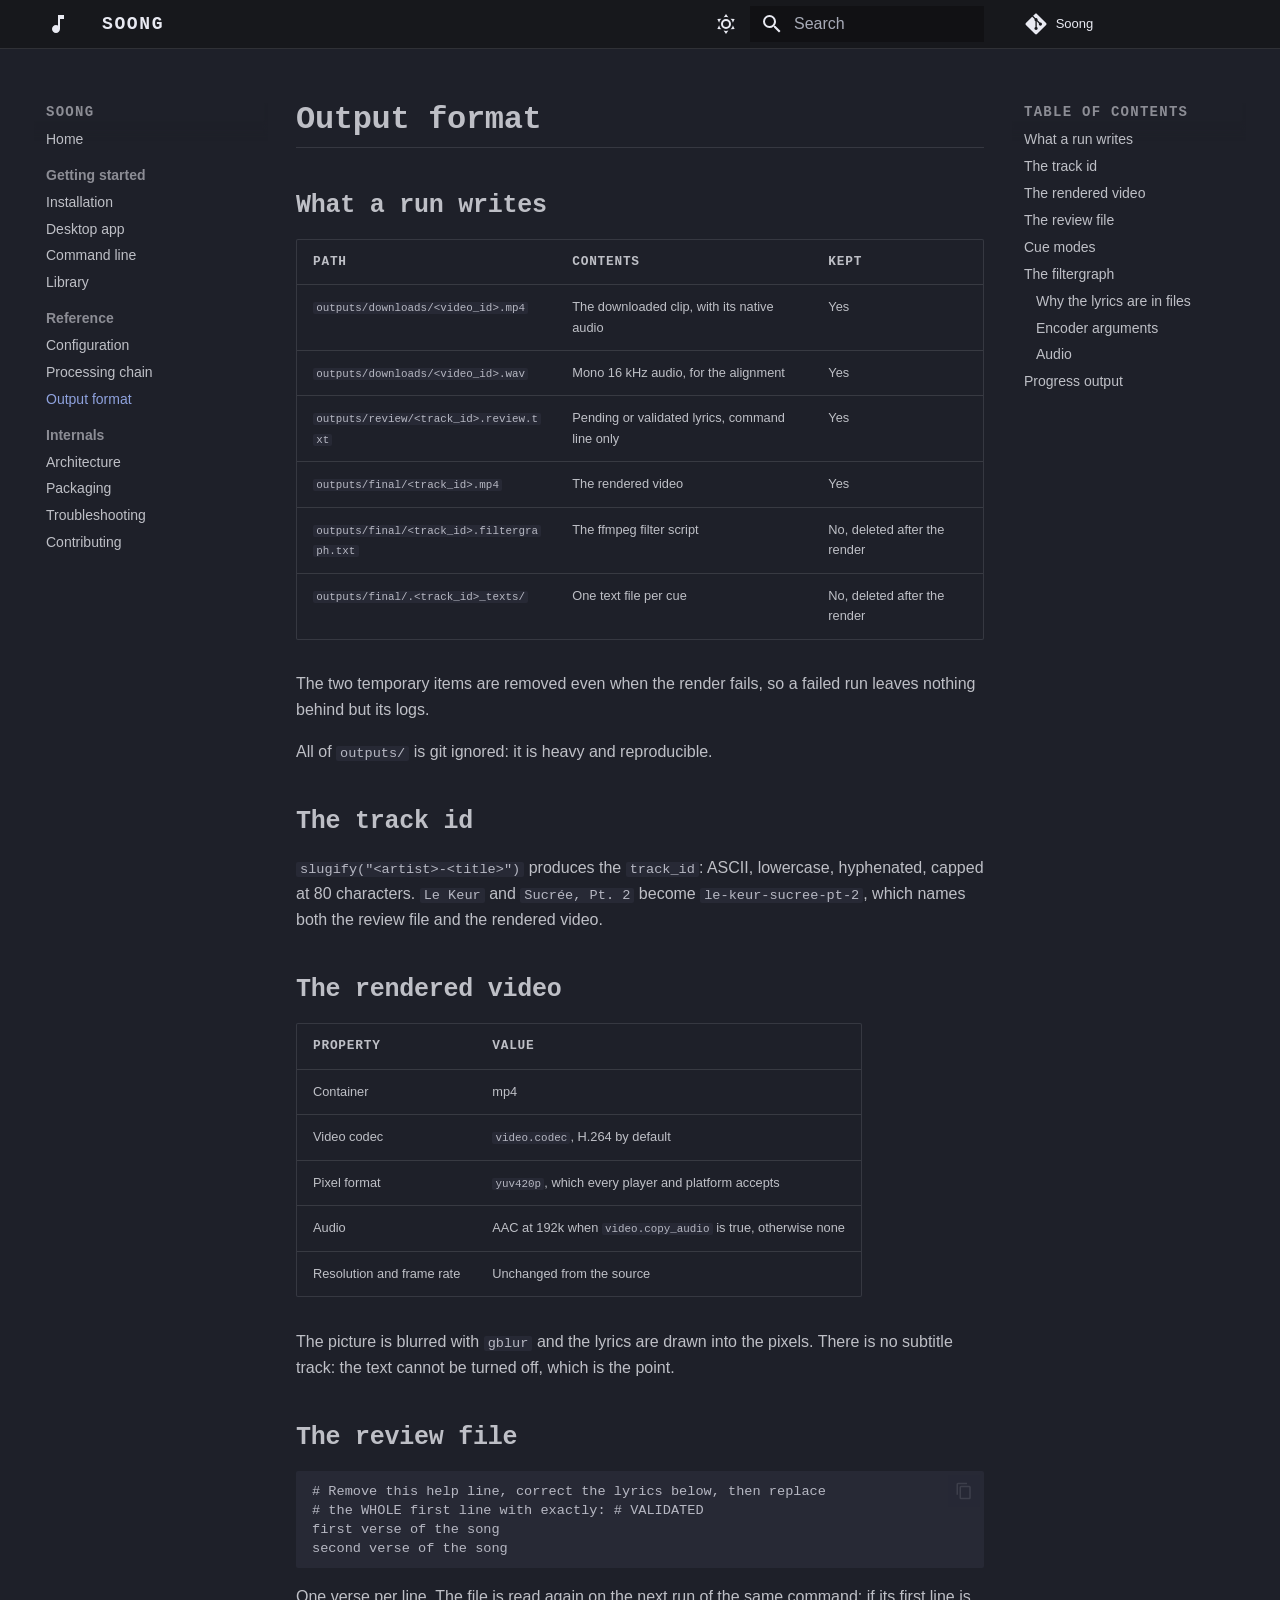
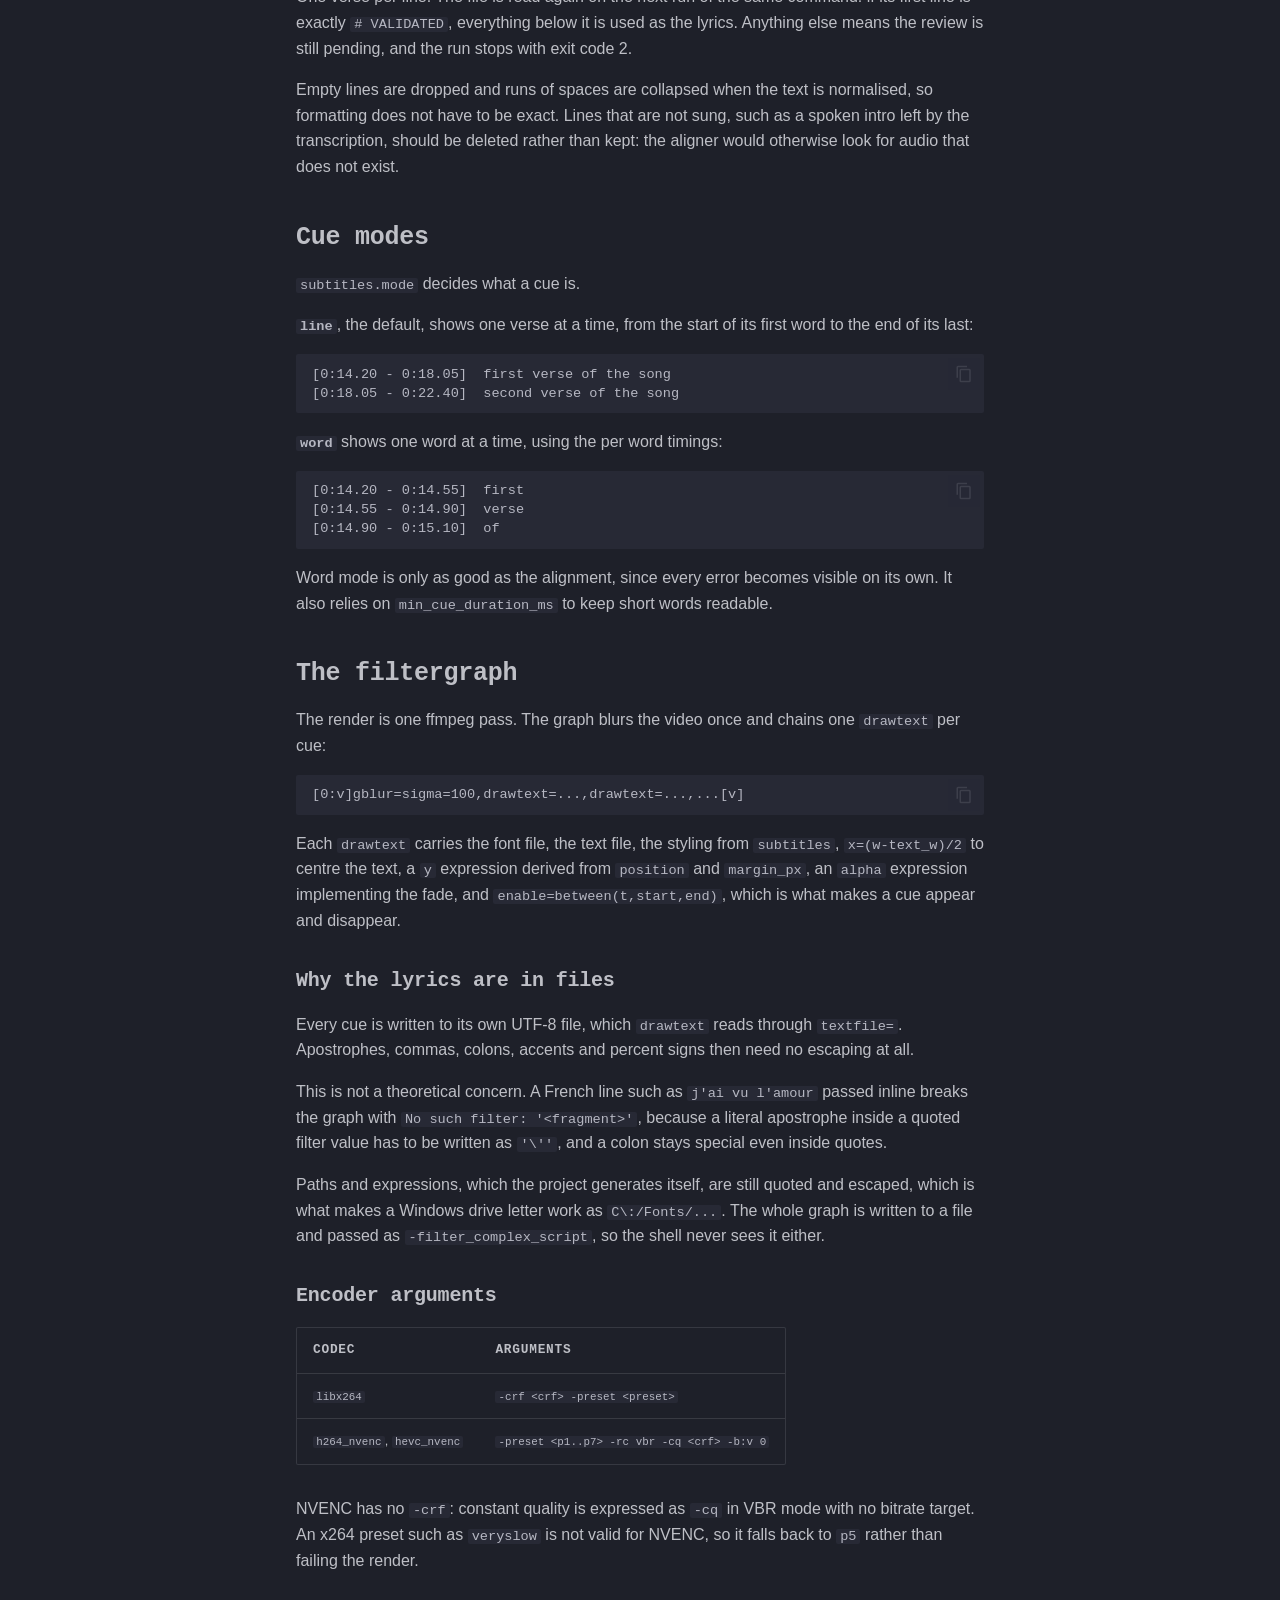
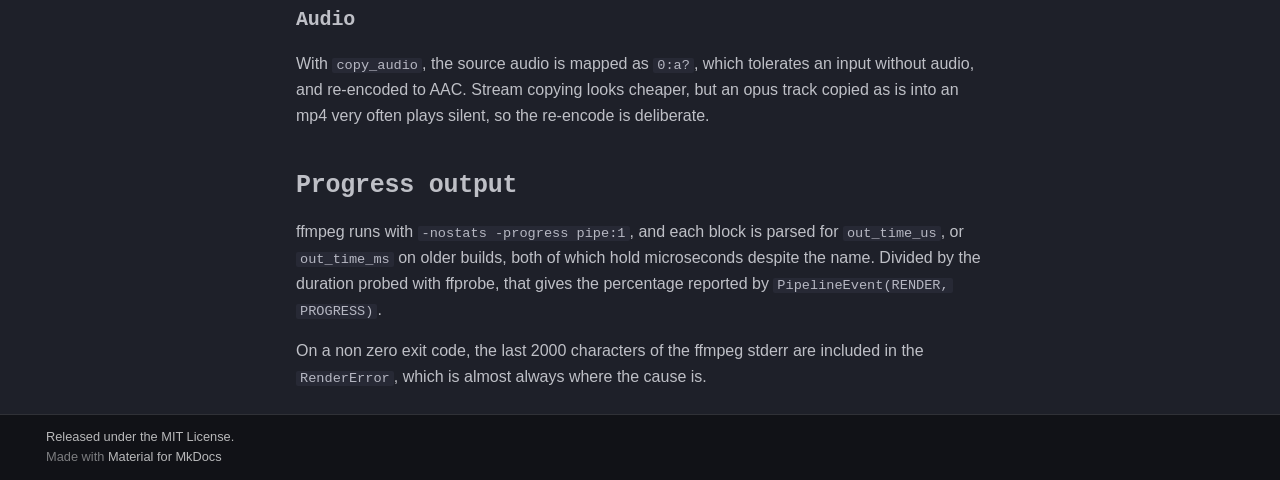
<file: output/index.html>
<!doctype html>
<html lang="en" class="no-js">
  <head>
    
      <meta charset="utf-8">
      <meta name="viewport" content="width=device-width,initial-scale=1">
      
        <meta name="description" content="Turn a music video into a blurred clip with aligned lyrics burned in.">
      
      
      
        <link rel="canonical" href="https://Laidwin.github.io/Soong/output/">
      
      
        <link rel="prev" href="../processing-chain/">
      
      
        <link rel="next" href="../architecture/">
      
      
        
      
      
      <link rel="icon" href="../assets/images/favicon.png">
      <meta name="generator" content="mkdocs-1.6.1, mkdocs-material-9.7.7">
    
    
      
        <title>Output format - Soong</title>
      
    
    
      <link rel="stylesheet" href="../assets/stylesheets/main.ec1eaa64.min.css">
      
        
        <link rel="stylesheet" href="../assets/stylesheets/palette.ab4e12ef.min.css">
      
      


    
    
      
    
    
      
    
    
      <link rel="stylesheet" href="../stylesheets/overlay.css">
    
    <script>__md_scope=new URL("..",location),__md_hash=e=>[...e].reduce(((e,_)=>(e<<5)-e+_.charCodeAt(0)),0),__md_get=(e,_=localStorage,t=__md_scope)=>JSON.parse(_.getItem(t.pathname+"."+e)),__md_set=(e,_,t=localStorage,a=__md_scope)=>{try{t.setItem(a.pathname+"."+e,JSON.stringify(_))}catch(e){}}</script>
    
      

    
    
  </head>
  
  
    
    
      
    
    
    
    
    <body dir="ltr" data-md-color-scheme="slate" data-md-color-primary="custom" data-md-color-accent="custom">
  
    
    <input class="md-toggle" data-md-toggle="drawer" type="checkbox" id="__drawer" autocomplete="off">
    <input class="md-toggle" data-md-toggle="search" type="checkbox" id="__search" autocomplete="off">
    <label class="md-overlay" for="__drawer"></label>
    <div data-md-component="skip">
      
        
        <a href="#output-format" class="md-skip">
          Skip to content
        </a>
      
    </div>
    <div data-md-component="announce">
      
    </div>
    
    
      

  

<header class="md-header md-header--shadow" data-md-component="header">
  <nav class="md-header__inner md-grid" aria-label="Header">
    <a href=".." title="Soong" class="md-header__button md-logo" aria-label="Soong" data-md-component="logo">
      
  
  <svg xmlns="http://www.w3.org/2000/svg" viewBox="0 0 24 24"><path d="M12 3v10.55c-.59-.34-1.27-.55-2-.55-2.21 0-4 1.79-4 4s1.79 4 4 4 4-1.79 4-4V7h4V3z"/></svg>

    </a>
    <label class="md-header__button md-icon" for="__drawer">
      
      <svg xmlns="http://www.w3.org/2000/svg" viewBox="0 0 24 24"><path d="M3 6h18v2H3zm0 5h18v2H3zm0 5h18v2H3z"/></svg>
    </label>
    <div class="md-header__title" data-md-component="header-title">
      <div class="md-header__ellipsis">
        <div class="md-header__topic">
          <span class="md-ellipsis">
            Soong
          </span>
        </div>
        <div class="md-header__topic" data-md-component="header-topic">
          <span class="md-ellipsis">
            
              Output format
            
          </span>
        </div>
      </div>
    </div>
    
      
        <form class="md-header__option" data-md-component="palette">
  
    
    
    
    <input class="md-option" data-md-color-media="" data-md-color-scheme="slate" data-md-color-primary="custom" data-md-color-accent="custom"  aria-label="Switch to light mode"  type="radio" name="__palette" id="__palette_0">
    
      <label class="md-header__button md-icon" title="Switch to light mode" for="__palette_1" hidden>
        <svg xmlns="http://www.w3.org/2000/svg" viewBox="0 0 24 24"><path d="M12 7a5 5 0 0 1 5 5 5 5 0 0 1-5 5 5 5 0 0 1-5-5 5 5 0 0 1 5-5m0 2a3 3 0 0 0-3 3 3 3 0 0 0 3 3 3 3 0 0 0 3-3 3 3 0 0 0-3-3m0-7 2.39 3.42C13.65 5.15 12.84 5 12 5s-1.65.15-2.39.42zM3.34 7l4.16-.35A7.2 7.2 0 0 0 5.94 8.5c-.44.74-.69 1.5-.83 2.29zm.02 10 1.76-3.77a7.131 7.131 0 0 0 2.38 4.14zM20.65 7l-1.77 3.79a7.02 7.02 0 0 0-2.38-4.15zm-.01 10-4.14.36c.59-.51 1.12-1.14 1.54-1.86.42-.73.69-1.5.83-2.29zM12 22l-2.41-3.44c.74.27 1.55.44 2.41.44.82 0 1.63-.17 2.37-.44z"/></svg>
      </label>
    
  
    
    
    
    <input class="md-option" data-md-color-media="" data-md-color-scheme="default" data-md-color-primary="custom" data-md-color-accent="custom"  aria-label="Switch to dark mode"  type="radio" name="__palette" id="__palette_1">
    
      <label class="md-header__button md-icon" title="Switch to dark mode" for="__palette_0" hidden>
        <svg xmlns="http://www.w3.org/2000/svg" viewBox="0 0 24 24"><path d="m17.75 4.09-2.53 1.94.91 3.06-2.63-1.81-2.63 1.81.91-3.06-2.53-1.94L12.44 4l1.06-3 1.06 3zm3.5 6.91-1.64 1.25.59 1.98-1.7-1.17-1.7 1.17.59-1.98L15.75 11l2.06-.05L18.5 9l.69 1.95zm-2.28 4.95c.83-.08 1.72 1.1 1.19 1.85-.32.45-.66.87-1.08 1.27C15.17 23 8.84 23 4.94 19.07c-3.91-3.9-3.91-10.24 0-14.14.4-.4.82-.76 1.27-1.08.75-.53 1.93.36 1.85 1.19-.27 2.86.69 5.83 2.89 8.02a9.96 9.96 0 0 0 8.02 2.89m-1.64 2.02a12.08 12.08 0 0 1-7.8-3.47c-2.17-2.19-3.33-5-3.49-7.82-2.81 3.14-2.7 7.96.31 10.98 3.02 3.01 7.84 3.12 10.98.31"/></svg>
      </label>
    
  
</form>
      
    
    
      <script>var palette=__md_get("__palette");if(palette&&palette.color){if("(prefers-color-scheme)"===palette.color.media){var media=matchMedia("(prefers-color-scheme: light)"),input=document.querySelector(media.matches?"[data-md-color-media='(prefers-color-scheme: light)']":"[data-md-color-media='(prefers-color-scheme: dark)']");palette.color.media=input.getAttribute("data-md-color-media"),palette.color.scheme=input.getAttribute("data-md-color-scheme"),palette.color.primary=input.getAttribute("data-md-color-primary"),palette.color.accent=input.getAttribute("data-md-color-accent")}for(var[key,value]of Object.entries(palette.color))document.body.setAttribute("data-md-color-"+key,value)}</script>
    
    
    
      
      
        <label class="md-header__button md-icon" for="__search">
          
          <svg xmlns="http://www.w3.org/2000/svg" viewBox="0 0 24 24"><path d="M9.5 3A6.5 6.5 0 0 1 16 9.5c0 1.61-.59 3.09-1.56 4.23l.27.27h.79l5 5-1.5 1.5-5-5v-.79l-.27-.27A6.52 6.52 0 0 1 9.5 16 6.5 6.5 0 0 1 3 9.5 6.5 6.5 0 0 1 9.5 3m0 2C7 5 5 7 5 9.5S7 14 9.5 14 14 12 14 9.5 12 5 9.5 5"/></svg>
        </label>
        <div class="md-search" data-md-component="search" role="dialog">
  <label class="md-search__overlay" for="__search"></label>
  <div class="md-search__inner" role="search">
    <form class="md-search__form" name="search">
      <input type="text" class="md-search__input" name="query" aria-label="Search" placeholder="Search" autocapitalize="off" autocorrect="off" autocomplete="off" spellcheck="false" data-md-component="search-query" required>
      <label class="md-search__icon md-icon" for="__search">
        
        <svg xmlns="http://www.w3.org/2000/svg" viewBox="0 0 24 24"><path d="M9.5 3A6.5 6.5 0 0 1 16 9.5c0 1.61-.59 3.09-1.56 4.23l.27.27h.79l5 5-1.5 1.5-5-5v-.79l-.27-.27A6.52 6.52 0 0 1 9.5 16 6.5 6.5 0 0 1 3 9.5 6.5 6.5 0 0 1 9.5 3m0 2C7 5 5 7 5 9.5S7 14 9.5 14 14 12 14 9.5 12 5 9.5 5"/></svg>
        
        <svg xmlns="http://www.w3.org/2000/svg" viewBox="0 0 24 24"><path d="M20 11v2H8l5.5 5.5-1.42 1.42L4.16 12l7.92-7.92L13.5 5.5 8 11z"/></svg>
      </label>
      <nav class="md-search__options" aria-label="Search">
        
        <button type="reset" class="md-search__icon md-icon" title="Clear" aria-label="Clear" tabindex="-1">
          
          <svg xmlns="http://www.w3.org/2000/svg" viewBox="0 0 24 24"><path d="M19 6.41 17.59 5 12 10.59 6.41 5 5 6.41 10.59 12 5 17.59 6.41 19 12 13.41 17.59 19 19 17.59 13.41 12z"/></svg>
        </button>
      </nav>
      
        <div class="md-search__suggest" data-md-component="search-suggest"></div>
      
    </form>
    <div class="md-search__output">
      <div class="md-search__scrollwrap" tabindex="0" data-md-scrollfix>
        <div class="md-search-result" data-md-component="search-result">
          <div class="md-search-result__meta">
            Initializing search
          </div>
          <ol class="md-search-result__list" role="presentation"></ol>
        </div>
      </div>
    </div>
  </div>
</div>
      
    
    
      <div class="md-header__source">
        <a href="https://github.com/Laidwin/Soong" title="Go to repository" class="md-source" data-md-component="source">
  <div class="md-source__icon md-icon">
    
    <svg xmlns="http://www.w3.org/2000/svg" viewBox="0 0 448 512"><!--! Font Awesome Free 7.1.0 by @fontawesome - https://fontawesome.com License - https://fontawesome.com/license/free (Icons: CC BY 4.0, Fonts: SIL OFL 1.1, Code: MIT License) Copyright 2025 Fonticons, Inc.--><path d="M439.6 236.1 244 40.5c-5.4-5.5-12.8-8.5-20.4-8.5s-15 3-20.4 8.4L162.5 81l51.5 51.5c27.1-9.1 52.7 16.8 43.4 43.7l49.7 49.7c34.2-11.8 61.2 31 35.5 56.7-26.5 26.5-70.2-2.9-56-37.3L240.3 199v121.9c25.3 12.5 22.3 41.8 9.1 55-6.4 6.4-15.2 10.1-24.3 10.1s-17.8-3.6-24.3-10.1c-17.6-17.6-11.1-46.9 11.2-56v-123c-20.8-8.5-24.6-30.7-18.6-45L142.6 101 8.5 235.1C3 240.6 0 247.9 0 255.5s3 15 8.5 20.4l195.6 195.7c5.4 5.4 12.7 8.4 20.4 8.4s15-3 20.4-8.4l194.7-194.7c5.4-5.4 8.4-12.8 8.4-20.4s-3-15-8.4-20.4"/></svg>
  </div>
  <div class="md-source__repository">
    Soong
  </div>
</a>
      </div>
    
  </nav>
  
</header>
    
    <div class="md-container" data-md-component="container">
      
      
        
          
        
      
      <main class="md-main" data-md-component="main">
        <div class="md-main__inner md-grid">
          
            
              
              <div class="md-sidebar md-sidebar--primary" data-md-component="sidebar" data-md-type="navigation" >
                <div class="md-sidebar__scrollwrap">
                  <div class="md-sidebar__inner">
                    



<nav class="md-nav md-nav--primary" aria-label="Navigation" data-md-level="0">
  <label class="md-nav__title" for="__drawer">
    <a href=".." title="Soong" class="md-nav__button md-logo" aria-label="Soong" data-md-component="logo">
      
  
  <svg xmlns="http://www.w3.org/2000/svg" viewBox="0 0 24 24"><path d="M12 3v10.55c-.59-.34-1.27-.55-2-.55-2.21 0-4 1.79-4 4s1.79 4 4 4 4-1.79 4-4V7h4V3z"/></svg>

    </a>
    Soong
  </label>
  
    <div class="md-nav__source">
      <a href="https://github.com/Laidwin/Soong" title="Go to repository" class="md-source" data-md-component="source">
  <div class="md-source__icon md-icon">
    
    <svg xmlns="http://www.w3.org/2000/svg" viewBox="0 0 448 512"><!--! Font Awesome Free 7.1.0 by @fontawesome - https://fontawesome.com License - https://fontawesome.com/license/free (Icons: CC BY 4.0, Fonts: SIL OFL 1.1, Code: MIT License) Copyright 2025 Fonticons, Inc.--><path d="M439.6 236.1 244 40.5c-5.4-5.5-12.8-8.5-20.4-8.5s-15 3-20.4 8.4L162.5 81l51.5 51.5c27.1-9.1 52.7 16.8 43.4 43.7l49.7 49.7c34.2-11.8 61.2 31 35.5 56.7-26.5 26.5-70.2-2.9-56-37.3L240.3 199v121.9c25.3 12.5 22.3 41.8 9.1 55-6.4 6.4-15.2 10.1-24.3 10.1s-17.8-3.6-24.3-10.1c-17.6-17.6-11.1-46.9 11.2-56v-123c-20.8-8.5-24.6-30.7-18.6-45L142.6 101 8.5 235.1C3 240.6 0 247.9 0 255.5s3 15 8.5 20.4l195.6 195.7c5.4 5.4 12.7 8.4 20.4 8.4s15-3 20.4-8.4l194.7-194.7c5.4-5.4 8.4-12.8 8.4-20.4s-3-15-8.4-20.4"/></svg>
  </div>
  <div class="md-source__repository">
    Soong
  </div>
</a>
    </div>
  
  <ul class="md-nav__list" data-md-scrollfix>
    
      
      
  
  
  
  
    <li class="md-nav__item">
      <a href=".." class="md-nav__link">
        
  
  
  <span class="md-ellipsis">
    
  
    Home
  

    
  </span>
  
  

      </a>
    </li>
  

    
      
      
  
  
  
  
    
    
    
    
      
        
        
      
    
    
    <li class="md-nav__item md-nav__item--section md-nav__item--nested">
      
        
        
        <input class="md-nav__toggle md-toggle " type="checkbox" id="__nav_2" >
        
          
          <label class="md-nav__link" for="__nav_2" id="__nav_2_label" tabindex="">
            
  
  
  <span class="md-ellipsis">
    
  
    Getting started
  

    
  </span>
  
  

            <span class="md-nav__icon md-icon"></span>
          </label>
        
        <nav class="md-nav" data-md-level="1" aria-labelledby="__nav_2_label" aria-expanded="false">
          <label class="md-nav__title" for="__nav_2">
            <span class="md-nav__icon md-icon"></span>
            
  
    Getting started
  

          </label>
          <ul class="md-nav__list" data-md-scrollfix>
            
              
                
  
  
  
  
    <li class="md-nav__item">
      <a href="../installation/" class="md-nav__link">
        
  
  
  <span class="md-ellipsis">
    
  
    Installation
  

    
  </span>
  
  

      </a>
    </li>
  

              
            
              
                
  
  
  
  
    <li class="md-nav__item">
      <a href="../desktop-app/" class="md-nav__link">
        
  
  
  <span class="md-ellipsis">
    
  
    Desktop app
  

    
  </span>
  
  

      </a>
    </li>
  

              
            
              
                
  
  
  
  
    <li class="md-nav__item">
      <a href="../cli/" class="md-nav__link">
        
  
  
  <span class="md-ellipsis">
    
  
    Command line
  

    
  </span>
  
  

      </a>
    </li>
  

              
            
              
                
  
  
  
  
    <li class="md-nav__item">
      <a href="../library/" class="md-nav__link">
        
  
  
  <span class="md-ellipsis">
    
  
    Library
  

    
  </span>
  
  

      </a>
    </li>
  

              
            
          </ul>
        </nav>
      
    </li>
  

    
      
      
  
  
    
  
  
  
    
    
    
    
      
        
        
      
    
    
    <li class="md-nav__item md-nav__item--active md-nav__item--section md-nav__item--nested">
      
        
        
        <input class="md-nav__toggle md-toggle " type="checkbox" id="__nav_3" checked>
        
          
          <label class="md-nav__link" for="__nav_3" id="__nav_3_label" tabindex="">
            
  
  
  <span class="md-ellipsis">
    
  
    Reference
  

    
  </span>
  
  

            <span class="md-nav__icon md-icon"></span>
          </label>
        
        <nav class="md-nav" data-md-level="1" aria-labelledby="__nav_3_label" aria-expanded="true">
          <label class="md-nav__title" for="__nav_3">
            <span class="md-nav__icon md-icon"></span>
            
  
    Reference
  

          </label>
          <ul class="md-nav__list" data-md-scrollfix>
            
              
                
  
  
  
  
    <li class="md-nav__item">
      <a href="../configuration/" class="md-nav__link">
        
  
  
  <span class="md-ellipsis">
    
  
    Configuration
  

    
  </span>
  
  

      </a>
    </li>
  

              
            
              
                
  
  
  
  
    <li class="md-nav__item">
      <a href="../processing-chain/" class="md-nav__link">
        
  
  
  <span class="md-ellipsis">
    
  
    Processing chain
  

    
  </span>
  
  

      </a>
    </li>
  

              
            
              
                
  
  
    
  
  
  
    <li class="md-nav__item md-nav__item--active">
      
      <input class="md-nav__toggle md-toggle" type="checkbox" id="__toc">
      
      
        
      
      
        <label class="md-nav__link md-nav__link--active" for="__toc">
          
  
  
  <span class="md-ellipsis">
    
  
    Output format
  

    
  </span>
  
  

          <span class="md-nav__icon md-icon"></span>
        </label>
      
      <a href="./" class="md-nav__link md-nav__link--active">
        
  
  
  <span class="md-ellipsis">
    
  
    Output format
  

    
  </span>
  
  

      </a>
      
        

<nav class="md-nav md-nav--secondary" aria-label="Table of contents">
  
  
  
    
  
  
    <label class="md-nav__title" for="__toc">
      <span class="md-nav__icon md-icon"></span>
      Table of contents
    </label>
    <ul class="md-nav__list" data-md-component="toc" data-md-scrollfix>
      
        <li class="md-nav__item">
  <a href="#what-a-run-writes" class="md-nav__link">
    <span class="md-ellipsis">
      
        What a run writes
      
    </span>
  </a>
  
</li>
      
        <li class="md-nav__item">
  <a href="#the-track-id" class="md-nav__link">
    <span class="md-ellipsis">
      
        The track id
      
    </span>
  </a>
  
</li>
      
        <li class="md-nav__item">
  <a href="#the-rendered-video" class="md-nav__link">
    <span class="md-ellipsis">
      
        The rendered video
      
    </span>
  </a>
  
</li>
      
        <li class="md-nav__item">
  <a href="#the-review-file" class="md-nav__link">
    <span class="md-ellipsis">
      
        The review file
      
    </span>
  </a>
  
</li>
      
        <li class="md-nav__item">
  <a href="#cue-modes" class="md-nav__link">
    <span class="md-ellipsis">
      
        Cue modes
      
    </span>
  </a>
  
</li>
      
        <li class="md-nav__item">
  <a href="#the-filtergraph" class="md-nav__link">
    <span class="md-ellipsis">
      
        The filtergraph
      
    </span>
  </a>
  
    <nav class="md-nav" aria-label="The filtergraph">
      <ul class="md-nav__list">
        
          <li class="md-nav__item">
  <a href="#why-the-lyrics-are-in-files" class="md-nav__link">
    <span class="md-ellipsis">
      
        Why the lyrics are in files
      
    </span>
  </a>
  
</li>
        
          <li class="md-nav__item">
  <a href="#encoder-arguments" class="md-nav__link">
    <span class="md-ellipsis">
      
        Encoder arguments
      
    </span>
  </a>
  
</li>
        
          <li class="md-nav__item">
  <a href="#audio" class="md-nav__link">
    <span class="md-ellipsis">
      
        Audio
      
    </span>
  </a>
  
</li>
        
      </ul>
    </nav>
  
</li>
      
        <li class="md-nav__item">
  <a href="#progress-output" class="md-nav__link">
    <span class="md-ellipsis">
      
        Progress output
      
    </span>
  </a>
  
</li>
      
    </ul>
  
</nav>
      
    </li>
  

              
            
          </ul>
        </nav>
      
    </li>
  

    
      
      
  
  
  
  
    
    
    
    
      
        
        
      
    
    
    <li class="md-nav__item md-nav__item--section md-nav__item--nested">
      
        
        
        <input class="md-nav__toggle md-toggle " type="checkbox" id="__nav_4" >
        
          
          <label class="md-nav__link" for="__nav_4" id="__nav_4_label" tabindex="">
            
  
  
  <span class="md-ellipsis">
    
  
    Internals
  

    
  </span>
  
  

            <span class="md-nav__icon md-icon"></span>
          </label>
        
        <nav class="md-nav" data-md-level="1" aria-labelledby="__nav_4_label" aria-expanded="false">
          <label class="md-nav__title" for="__nav_4">
            <span class="md-nav__icon md-icon"></span>
            
  
    Internals
  

          </label>
          <ul class="md-nav__list" data-md-scrollfix>
            
              
                
  
  
  
  
    <li class="md-nav__item">
      <a href="../architecture/" class="md-nav__link">
        
  
  
  <span class="md-ellipsis">
    
  
    Architecture
  

    
  </span>
  
  

      </a>
    </li>
  

              
            
              
                
  
  
  
  
    <li class="md-nav__item">
      <a href="../packaging/" class="md-nav__link">
        
  
  
  <span class="md-ellipsis">
    
  
    Packaging
  

    
  </span>
  
  

      </a>
    </li>
  

              
            
              
                
  
  
  
  
    <li class="md-nav__item">
      <a href="../troubleshooting/" class="md-nav__link">
        
  
  
  <span class="md-ellipsis">
    
  
    Troubleshooting
  

    
  </span>
  
  

      </a>
    </li>
  

              
            
              
                
  
  
  
  
    <li class="md-nav__item">
      <a href="../contributing/" class="md-nav__link">
        
  
  
  <span class="md-ellipsis">
    
  
    Contributing
  

    
  </span>
  
  

      </a>
    </li>
  

              
            
          </ul>
        </nav>
      
    </li>
  

    
  </ul>
</nav>
                  </div>
                </div>
              </div>
            
            
              
              <div class="md-sidebar md-sidebar--secondary" data-md-component="sidebar" data-md-type="toc" >
                <div class="md-sidebar__scrollwrap">
                  <div class="md-sidebar__inner">
                    

<nav class="md-nav md-nav--secondary" aria-label="Table of contents">
  
  
  
    
  
  
    <label class="md-nav__title" for="__toc">
      <span class="md-nav__icon md-icon"></span>
      Table of contents
    </label>
    <ul class="md-nav__list" data-md-component="toc" data-md-scrollfix>
      
        <li class="md-nav__item">
  <a href="#what-a-run-writes" class="md-nav__link">
    <span class="md-ellipsis">
      
        What a run writes
      
    </span>
  </a>
  
</li>
      
        <li class="md-nav__item">
  <a href="#the-track-id" class="md-nav__link">
    <span class="md-ellipsis">
      
        The track id
      
    </span>
  </a>
  
</li>
      
        <li class="md-nav__item">
  <a href="#the-rendered-video" class="md-nav__link">
    <span class="md-ellipsis">
      
        The rendered video
      
    </span>
  </a>
  
</li>
      
        <li class="md-nav__item">
  <a href="#the-review-file" class="md-nav__link">
    <span class="md-ellipsis">
      
        The review file
      
    </span>
  </a>
  
</li>
      
        <li class="md-nav__item">
  <a href="#cue-modes" class="md-nav__link">
    <span class="md-ellipsis">
      
        Cue modes
      
    </span>
  </a>
  
</li>
      
        <li class="md-nav__item">
  <a href="#the-filtergraph" class="md-nav__link">
    <span class="md-ellipsis">
      
        The filtergraph
      
    </span>
  </a>
  
    <nav class="md-nav" aria-label="The filtergraph">
      <ul class="md-nav__list">
        
          <li class="md-nav__item">
  <a href="#why-the-lyrics-are-in-files" class="md-nav__link">
    <span class="md-ellipsis">
      
        Why the lyrics are in files
      
    </span>
  </a>
  
</li>
        
          <li class="md-nav__item">
  <a href="#encoder-arguments" class="md-nav__link">
    <span class="md-ellipsis">
      
        Encoder arguments
      
    </span>
  </a>
  
</li>
        
          <li class="md-nav__item">
  <a href="#audio" class="md-nav__link">
    <span class="md-ellipsis">
      
        Audio
      
    </span>
  </a>
  
</li>
        
      </ul>
    </nav>
  
</li>
      
        <li class="md-nav__item">
  <a href="#progress-output" class="md-nav__link">
    <span class="md-ellipsis">
      
        Progress output
      
    </span>
  </a>
  
</li>
      
    </ul>
  
</nav>
                  </div>
                </div>
              </div>
            
          
          
            <div class="md-content" data-md-component="content">
              
              <article class="md-content__inner md-typeset">
                
                  


  
  


<h1 id="output-format">Output format<a class="headerlink" href="#output-format" title="Permanent link">&para;</a></h1>
<h2 id="what-a-run-writes">What a run writes<a class="headerlink" href="#what-a-run-writes" title="Permanent link">&para;</a></h2>
<table>
<thead>
<tr>
<th>Path</th>
<th>Contents</th>
<th>Kept</th>
</tr>
</thead>
<tbody>
<tr>
<td><code>outputs/downloads/&lt;video_id&gt;.mp4</code></td>
<td>The downloaded clip, with its native audio</td>
<td>Yes</td>
</tr>
<tr>
<td><code>outputs/downloads/&lt;video_id&gt;.wav</code></td>
<td>Mono 16 kHz audio, for the alignment</td>
<td>Yes</td>
</tr>
<tr>
<td><code>outputs/review/&lt;track_id&gt;.review.txt</code></td>
<td>Pending or validated lyrics, command line only</td>
<td>Yes</td>
</tr>
<tr>
<td><code>outputs/final/&lt;track_id&gt;.mp4</code></td>
<td>The rendered video</td>
<td>Yes</td>
</tr>
<tr>
<td><code>outputs/final/&lt;track_id&gt;.filtergraph.txt</code></td>
<td>The ffmpeg filter script</td>
<td>No, deleted after the render</td>
</tr>
<tr>
<td><code>outputs/final/.&lt;track_id&gt;_texts/</code></td>
<td>One text file per cue</td>
<td>No, deleted after the render</td>
</tr>
</tbody>
</table>
<p>The two temporary items are removed even when the render fails, so a failed run
leaves nothing behind but its logs.</p>
<p>All of <code>outputs/</code> is git ignored: it is heavy and reproducible.</p>
<h2 id="the-track-id">The track id<a class="headerlink" href="#the-track-id" title="Permanent link">&para;</a></h2>
<p><code>slugify("&lt;artist&gt;-&lt;title&gt;")</code> produces the <code>track_id</code>: ASCII, lowercase,
hyphenated, capped at 80 characters. <code>Le Keur</code> and <code>Sucrée, Pt. 2</code> become
<code>le-keur-sucree-pt-2</code>, which names both the review file and the rendered video.</p>
<h2 id="the-rendered-video">The rendered video<a class="headerlink" href="#the-rendered-video" title="Permanent link">&para;</a></h2>
<table>
<thead>
<tr>
<th>Property</th>
<th>Value</th>
</tr>
</thead>
<tbody>
<tr>
<td>Container</td>
<td>mp4</td>
</tr>
<tr>
<td>Video codec</td>
<td><code>video.codec</code>, H.264 by default</td>
</tr>
<tr>
<td>Pixel format</td>
<td><code>yuv420p</code>, which every player and platform accepts</td>
</tr>
<tr>
<td>Audio</td>
<td>AAC at 192k when <code>video.copy_audio</code> is true, otherwise none</td>
</tr>
<tr>
<td>Resolution and frame rate</td>
<td>Unchanged from the source</td>
</tr>
</tbody>
</table>
<p>The picture is blurred with <code>gblur</code> and the lyrics are drawn into the pixels.
There is no subtitle track: the text cannot be turned off, which is the point.</p>
<h2 id="the-review-file">The review file<a class="headerlink" href="#the-review-file" title="Permanent link">&para;</a></h2>
<div class="highlight"><pre><span></span><code><a id="__codelineno-0-1" name="__codelineno-0-1" href="#__codelineno-0-1"></a># Remove this help line, correct the lyrics below, then replace
<a id="__codelineno-0-2" name="__codelineno-0-2" href="#__codelineno-0-2"></a># the WHOLE first line with exactly: # VALIDATED
<a id="__codelineno-0-3" name="__codelineno-0-3" href="#__codelineno-0-3"></a>first verse of the song
<a id="__codelineno-0-4" name="__codelineno-0-4" href="#__codelineno-0-4"></a>second verse of the song
</code></pre></div>
<p>One verse per line. The file is read again on the next run of the same command:
if its first line is exactly <code># VALIDATED</code>, everything below it is used as the
lyrics. Anything else means the review is still pending, and the run stops with
exit code 2.</p>
<p>Empty lines are dropped and runs of spaces are collapsed when the text is
normalised, so formatting does not have to be exact. Lines that are not sung,
such as a spoken intro left by the transcription, should be deleted rather than
kept: the aligner would otherwise look for audio that does not exist.</p>
<h2 id="cue-modes">Cue modes<a class="headerlink" href="#cue-modes" title="Permanent link">&para;</a></h2>
<p><code>subtitles.mode</code> decides what a cue is.</p>
<p><strong><code>line</code></strong>, the default, shows one verse at a time, from the start of its first
word to the end of its last:</p>
<div class="highlight"><pre><span></span><code><a id="__codelineno-1-1" name="__codelineno-1-1" href="#__codelineno-1-1"></a>[0:14.20 - 0:18.05]  first verse of the song
<a id="__codelineno-1-2" name="__codelineno-1-2" href="#__codelineno-1-2"></a>[0:18.05 - 0:22.40]  second verse of the song
</code></pre></div>
<p><strong><code>word</code></strong> shows one word at a time, using the per word timings:</p>
<div class="highlight"><pre><span></span><code><a id="__codelineno-2-1" name="__codelineno-2-1" href="#__codelineno-2-1"></a>[0:14.20 - 0:14.55]  first
<a id="__codelineno-2-2" name="__codelineno-2-2" href="#__codelineno-2-2"></a>[0:14.55 - 0:14.90]  verse
<a id="__codelineno-2-3" name="__codelineno-2-3" href="#__codelineno-2-3"></a>[0:14.90 - 0:15.10]  of
</code></pre></div>
<p>Word mode is only as good as the alignment, since every error becomes visible
on its own. It also relies on <code>min_cue_duration_ms</code> to keep short words
readable.</p>
<h2 id="the-filtergraph">The filtergraph<a class="headerlink" href="#the-filtergraph" title="Permanent link">&para;</a></h2>
<p>The render is one ffmpeg pass. The graph blurs the video once and chains one
<code>drawtext</code> per cue:</p>
<div class="highlight"><pre><span></span><code><a id="__codelineno-3-1" name="__codelineno-3-1" href="#__codelineno-3-1"></a>[0:v]gblur=sigma=100,drawtext=...,drawtext=...,...[v]
</code></pre></div>
<p>Each <code>drawtext</code> carries the font file, the text file, the styling from
<code>subtitles</code>, <code>x=(w-text_w)/2</code> to centre the text, a <code>y</code> expression derived from
<code>position</code> and <code>margin_px</code>, an <code>alpha</code> expression implementing the fade, and
<code>enable=between(t,start,end)</code>, which is what makes a cue appear and disappear.</p>
<h3 id="why-the-lyrics-are-in-files">Why the lyrics are in files<a class="headerlink" href="#why-the-lyrics-are-in-files" title="Permanent link">&para;</a></h3>
<p>Every cue is written to its own UTF-8 file, which <code>drawtext</code> reads through
<code>textfile=</code>. Apostrophes, commas, colons, accents and percent signs then need
no escaping at all.</p>
<p>This is not a theoretical concern. A French line such as <code>j'ai vu l'amour</code>
passed inline breaks the graph with <code>No such filter: '&lt;fragment&gt;'</code>, because a
literal apostrophe inside a quoted filter value has to be written as
<code>'\''</code>, and a colon stays special even inside quotes.</p>
<p>Paths and expressions, which the project generates itself, are still quoted and
escaped, which is what makes a Windows drive letter work as <code>C\:/Fonts/...</code>.
The whole graph is written to a file and passed as <code>-filter_complex_script</code>, so
the shell never sees it either.</p>
<h3 id="encoder-arguments">Encoder arguments<a class="headerlink" href="#encoder-arguments" title="Permanent link">&para;</a></h3>
<table>
<thead>
<tr>
<th>Codec</th>
<th>Arguments</th>
</tr>
</thead>
<tbody>
<tr>
<td><code>libx264</code></td>
<td><code>-crf &lt;crf&gt; -preset &lt;preset&gt;</code></td>
</tr>
<tr>
<td><code>h264_nvenc</code>, <code>hevc_nvenc</code></td>
<td><code>-preset &lt;p1..p7&gt; -rc vbr -cq &lt;crf&gt; -b:v 0</code></td>
</tr>
</tbody>
</table>
<p>NVENC has no <code>-crf</code>: constant quality is expressed as <code>-cq</code> in VBR mode with no
bitrate target. An x264 preset such as <code>veryslow</code> is not valid for NVENC, so it
falls back to <code>p5</code> rather than failing the render.</p>
<h3 id="audio">Audio<a class="headerlink" href="#audio" title="Permanent link">&para;</a></h3>
<p>With <code>copy_audio</code>, the source audio is mapped as <code>0:a?</code>, which tolerates an
input without audio, and re-encoded to AAC. Stream copying looks cheaper, but
an opus track copied as is into an mp4 very often plays silent, so the
re-encode is deliberate.</p>
<h2 id="progress-output">Progress output<a class="headerlink" href="#progress-output" title="Permanent link">&para;</a></h2>
<p>ffmpeg runs with <code>-nostats -progress pipe:1</code>, and each block is parsed for
<code>out_time_us</code>, or <code>out_time_ms</code> on older builds, both of which hold
microseconds despite the name. Divided by the duration probed with ffprobe,
that gives the percentage reported by <code>PipelineEvent(RENDER, PROGRESS)</code>.</p>
<p>On a non zero exit code, the last 2000 characters of the ffmpeg stderr are
included in the <code>RenderError</code>, which is almost always where the cause is.</p>












                
              </article>
            </div>
          
          
<script>var target=document.getElementById(location.hash.slice(1));target&&target.name&&(target.checked=target.name.startsWith("__tabbed_"))</script>
        </div>
        
          <button type="button" class="md-top md-icon" data-md-component="top" hidden>
  
  <svg xmlns="http://www.w3.org/2000/svg" viewBox="0 0 24 24"><path d="M13 20h-2V8l-5.5 5.5-1.42-1.42L12 4.16l7.92 7.92-1.42 1.42L13 8z"/></svg>
  Back to top
</button>
        
      </main>
      
        <footer class="md-footer">
  
  <div class="md-footer-meta md-typeset">
    <div class="md-footer-meta__inner md-grid">
      <div class="md-copyright">
  
    <div class="md-copyright__highlight">
      Released under the MIT License.
    </div>
  
  
    Made with
    <a href="https://squidfunk.github.io/mkdocs-material/" target="_blank" rel="noopener">
      Material for MkDocs
    </a>
  
</div>
      
    </div>
  </div>
</footer>
      
    </div>
    <div class="md-dialog" data-md-component="dialog">
      <div class="md-dialog__inner md-typeset"></div>
    </div>
    
    
    
      
      
      <script id="__config" type="application/json">{"annotate": null, "base": "..", "features": ["navigation.sections", "navigation.top", "toc.follow", "content.code.copy", "search.highlight", "search.suggest"], "search": "../assets/javascripts/workers/search.2c215733.min.js", "tags": null, "translations": {"clipboard.copied": "Copied to clipboard", "clipboard.copy": "Copy to clipboard", "search.result.more.one": "1 more on this page", "search.result.more.other": "# more on this page", "search.result.none": "No matching documents", "search.result.one": "1 matching document", "search.result.other": "# matching documents", "search.result.placeholder": "Type to start searching", "search.result.term.missing": "Missing", "select.version": "Select version"}, "version": null}</script>
    
    
      <script src="../assets/javascripts/bundle.d7400e89.min.js"></script>
      
    
  </body>
</html>
</file>
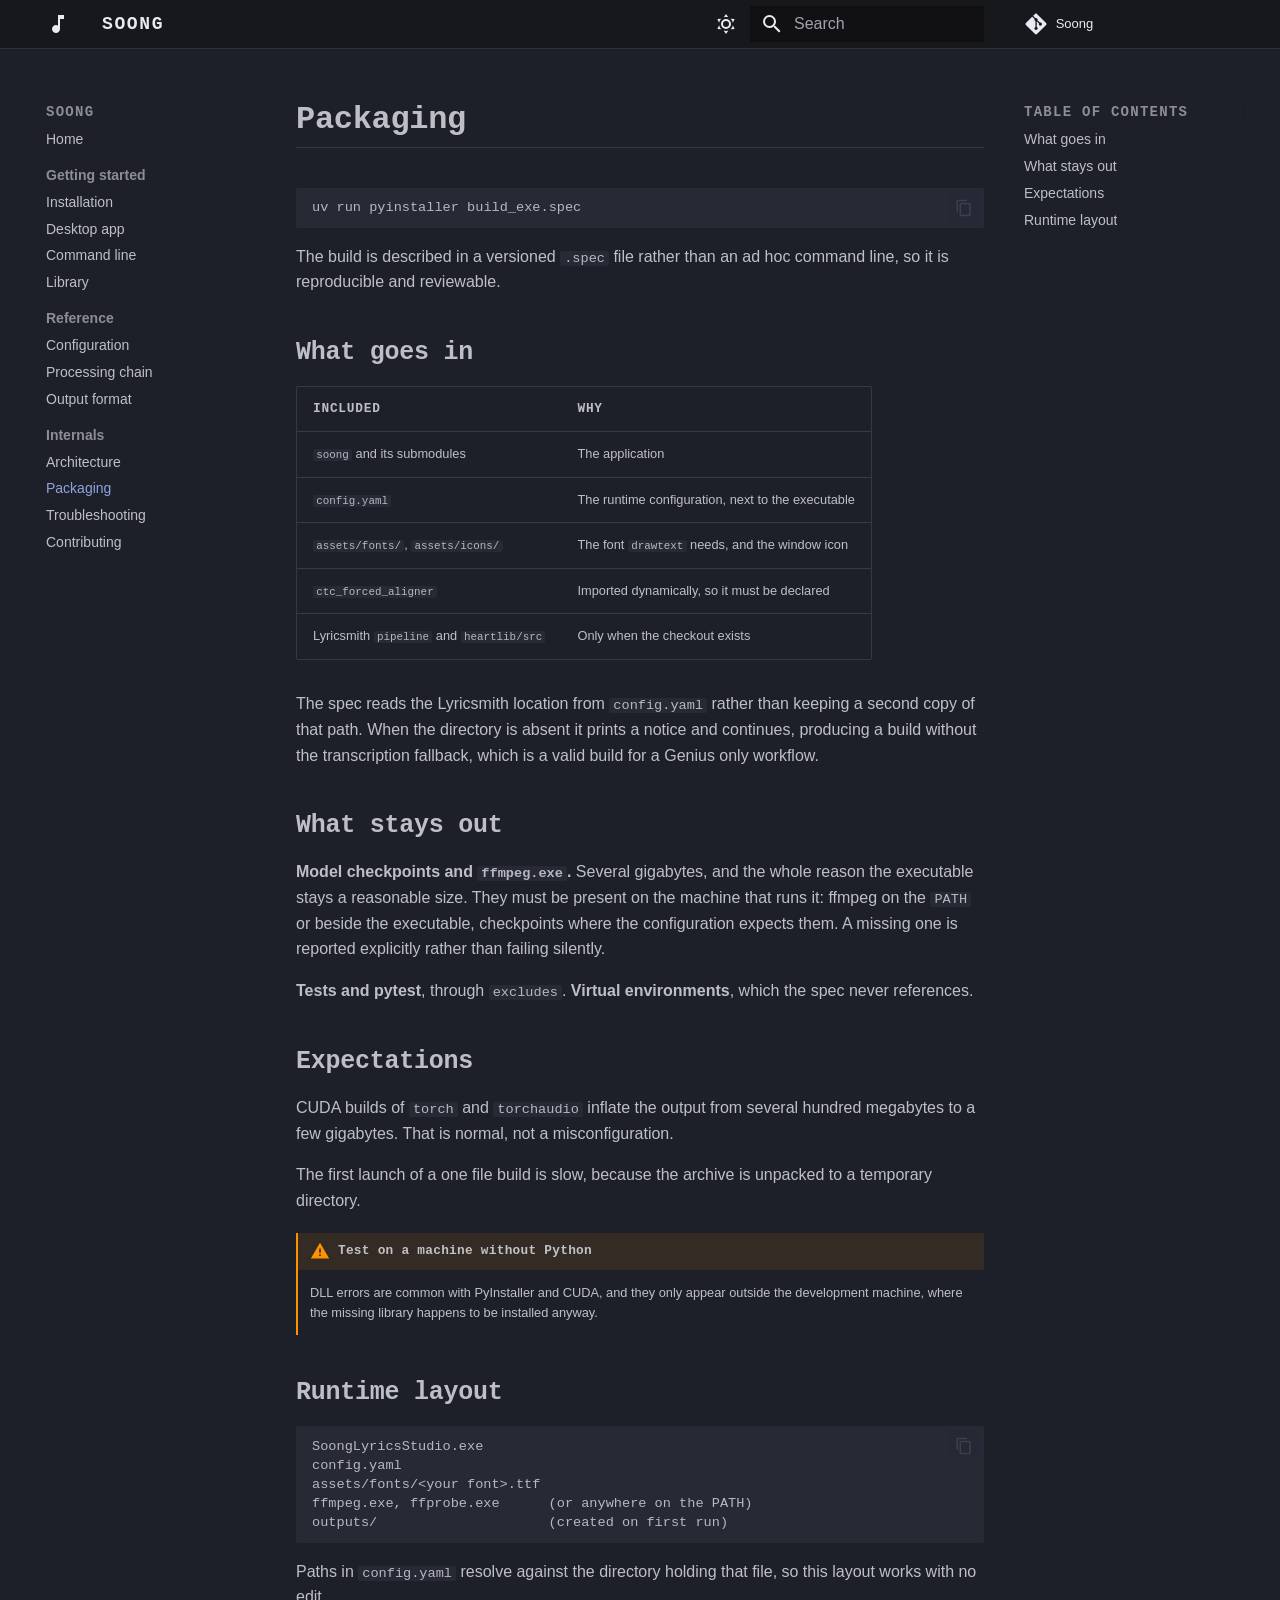
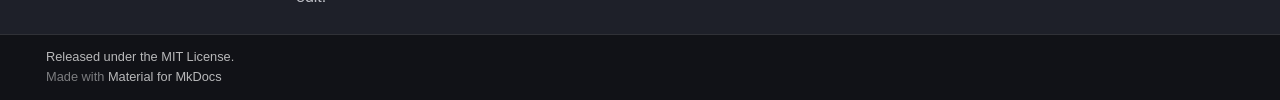
<file: packaging/index.html>
<!doctype html>
<html lang="en" class="no-js">
  <head>
    
      <meta charset="utf-8">
      <meta name="viewport" content="width=device-width,initial-scale=1">
      
        <meta name="description" content="Turn a music video into a blurred clip with aligned lyrics burned in.">
      
      
      
        <link rel="canonical" href="https://Laidwin.github.io/Soong/packaging/">
      
      
        <link rel="prev" href="../architecture/">
      
      
        <link rel="next" href="../troubleshooting/">
      
      
        
      
      
      <link rel="icon" href="../assets/images/favicon.png">
      <meta name="generator" content="mkdocs-1.6.1, mkdocs-material-9.7.7">
    
    
      
        <title>Packaging - Soong</title>
      
    
    
      <link rel="stylesheet" href="../assets/stylesheets/main.ec1eaa64.min.css">
      
        
        <link rel="stylesheet" href="../assets/stylesheets/palette.ab4e12ef.min.css">
      
      


    
    
      
    
    
      
    
    
      <link rel="stylesheet" href="../stylesheets/overlay.css">
    
    <script>__md_scope=new URL("..",location),__md_hash=e=>[...e].reduce(((e,_)=>(e<<5)-e+_.charCodeAt(0)),0),__md_get=(e,_=localStorage,t=__md_scope)=>JSON.parse(_.getItem(t.pathname+"."+e)),__md_set=(e,_,t=localStorage,a=__md_scope)=>{try{t.setItem(a.pathname+"."+e,JSON.stringify(_))}catch(e){}}</script>
    
      

    
    
  </head>
  
  
    
    
      
    
    
    
    
    <body dir="ltr" data-md-color-scheme="slate" data-md-color-primary="custom" data-md-color-accent="custom">
  
    
    <input class="md-toggle" data-md-toggle="drawer" type="checkbox" id="__drawer" autocomplete="off">
    <input class="md-toggle" data-md-toggle="search" type="checkbox" id="__search" autocomplete="off">
    <label class="md-overlay" for="__drawer"></label>
    <div data-md-component="skip">
      
        
        <a href="#packaging" class="md-skip">
          Skip to content
        </a>
      
    </div>
    <div data-md-component="announce">
      
    </div>
    
    
      

  

<header class="md-header md-header--shadow" data-md-component="header">
  <nav class="md-header__inner md-grid" aria-label="Header">
    <a href=".." title="Soong" class="md-header__button md-logo" aria-label="Soong" data-md-component="logo">
      
  
  <svg xmlns="http://www.w3.org/2000/svg" viewBox="0 0 24 24"><path d="M12 3v10.55c-.59-.34-1.27-.55-2-.55-2.21 0-4 1.79-4 4s1.79 4 4 4 4-1.79 4-4V7h4V3z"/></svg>

    </a>
    <label class="md-header__button md-icon" for="__drawer">
      
      <svg xmlns="http://www.w3.org/2000/svg" viewBox="0 0 24 24"><path d="M3 6h18v2H3zm0 5h18v2H3zm0 5h18v2H3z"/></svg>
    </label>
    <div class="md-header__title" data-md-component="header-title">
      <div class="md-header__ellipsis">
        <div class="md-header__topic">
          <span class="md-ellipsis">
            Soong
          </span>
        </div>
        <div class="md-header__topic" data-md-component="header-topic">
          <span class="md-ellipsis">
            
              Packaging
            
          </span>
        </div>
      </div>
    </div>
    
      
        <form class="md-header__option" data-md-component="palette">
  
    
    
    
    <input class="md-option" data-md-color-media="" data-md-color-scheme="slate" data-md-color-primary="custom" data-md-color-accent="custom"  aria-label="Switch to light mode"  type="radio" name="__palette" id="__palette_0">
    
      <label class="md-header__button md-icon" title="Switch to light mode" for="__palette_1" hidden>
        <svg xmlns="http://www.w3.org/2000/svg" viewBox="0 0 24 24"><path d="M12 7a5 5 0 0 1 5 5 5 5 0 0 1-5 5 5 5 0 0 1-5-5 5 5 0 0 1 5-5m0 2a3 3 0 0 0-3 3 3 3 0 0 0 3 3 3 3 0 0 0 3-3 3 3 0 0 0-3-3m0-7 2.39 3.42C13.65 5.15 12.84 5 12 5s-1.65.15-2.39.42zM3.34 7l4.16-.35A7.2 7.2 0 0 0 5.94 8.5c-.44.74-.69 1.5-.83 2.29zm.02 10 1.76-3.77a7.131 7.131 0 0 0 2.38 4.14zM20.65 7l-1.77 3.79a7.02 7.02 0 0 0-2.38-4.15zm-.01 10-4.14.36c.59-.51 1.12-1.14 1.54-1.86.42-.73.69-1.5.83-2.29zM12 22l-2.41-3.44c.74.27 1.55.44 2.41.44.82 0 1.63-.17 2.37-.44z"/></svg>
      </label>
    
  
    
    
    
    <input class="md-option" data-md-color-media="" data-md-color-scheme="default" data-md-color-primary="custom" data-md-color-accent="custom"  aria-label="Switch to dark mode"  type="radio" name="__palette" id="__palette_1">
    
      <label class="md-header__button md-icon" title="Switch to dark mode" for="__palette_0" hidden>
        <svg xmlns="http://www.w3.org/2000/svg" viewBox="0 0 24 24"><path d="m17.75 4.09-2.53 1.94.91 3.06-2.63-1.81-2.63 1.81.91-3.06-2.53-1.94L12.44 4l1.06-3 1.06 3zm3.5 6.91-1.64 1.25.59 1.98-1.7-1.17-1.7 1.17.59-1.98L15.75 11l2.06-.05L18.5 9l.69 1.95zm-2.28 4.95c.83-.08 1.72 1.1 1.19 1.85-.32.45-.66.87-1.08 1.27C15.17 23 8.84 23 4.94 19.07c-3.91-3.9-3.91-10.24 0-14.14.4-.4.82-.76 1.27-1.08.75-.53 1.93.36 1.85 1.19-.27 2.86.69 5.83 2.89 8.02a9.96 9.96 0 0 0 8.02 2.89m-1.64 2.02a12.08 12.08 0 0 1-7.8-3.47c-2.17-2.19-3.33-5-3.49-7.82-2.81 3.14-2.7 7.96.31 10.98 3.02 3.01 7.84 3.12 10.98.31"/></svg>
      </label>
    
  
</form>
      
    
    
      <script>var palette=__md_get("__palette");if(palette&&palette.color){if("(prefers-color-scheme)"===palette.color.media){var media=matchMedia("(prefers-color-scheme: light)"),input=document.querySelector(media.matches?"[data-md-color-media='(prefers-color-scheme: light)']":"[data-md-color-media='(prefers-color-scheme: dark)']");palette.color.media=input.getAttribute("data-md-color-media"),palette.color.scheme=input.getAttribute("data-md-color-scheme"),palette.color.primary=input.getAttribute("data-md-color-primary"),palette.color.accent=input.getAttribute("data-md-color-accent")}for(var[key,value]of Object.entries(palette.color))document.body.setAttribute("data-md-color-"+key,value)}</script>
    
    
    
      
      
        <label class="md-header__button md-icon" for="__search">
          
          <svg xmlns="http://www.w3.org/2000/svg" viewBox="0 0 24 24"><path d="M9.5 3A6.5 6.5 0 0 1 16 9.5c0 1.61-.59 3.09-1.56 4.23l.27.27h.79l5 5-1.5 1.5-5-5v-.79l-.27-.27A6.52 6.52 0 0 1 9.5 16 6.5 6.5 0 0 1 3 9.5 6.5 6.5 0 0 1 9.5 3m0 2C7 5 5 7 5 9.5S7 14 9.5 14 14 12 14 9.5 12 5 9.5 5"/></svg>
        </label>
        <div class="md-search" data-md-component="search" role="dialog">
  <label class="md-search__overlay" for="__search"></label>
  <div class="md-search__inner" role="search">
    <form class="md-search__form" name="search">
      <input type="text" class="md-search__input" name="query" aria-label="Search" placeholder="Search" autocapitalize="off" autocorrect="off" autocomplete="off" spellcheck="false" data-md-component="search-query" required>
      <label class="md-search__icon md-icon" for="__search">
        
        <svg xmlns="http://www.w3.org/2000/svg" viewBox="0 0 24 24"><path d="M9.5 3A6.5 6.5 0 0 1 16 9.5c0 1.61-.59 3.09-1.56 4.23l.27.27h.79l5 5-1.5 1.5-5-5v-.79l-.27-.27A6.52 6.52 0 0 1 9.5 16 6.5 6.5 0 0 1 3 9.5 6.5 6.5 0 0 1 9.5 3m0 2C7 5 5 7 5 9.5S7 14 9.5 14 14 12 14 9.5 12 5 9.5 5"/></svg>
        
        <svg xmlns="http://www.w3.org/2000/svg" viewBox="0 0 24 24"><path d="M20 11v2H8l5.5 5.5-1.42 1.42L4.16 12l7.92-7.92L13.5 5.5 8 11z"/></svg>
      </label>
      <nav class="md-search__options" aria-label="Search">
        
        <button type="reset" class="md-search__icon md-icon" title="Clear" aria-label="Clear" tabindex="-1">
          
          <svg xmlns="http://www.w3.org/2000/svg" viewBox="0 0 24 24"><path d="M19 6.41 17.59 5 12 10.59 6.41 5 5 6.41 10.59 12 5 17.59 6.41 19 12 13.41 17.59 19 19 17.59 13.41 12z"/></svg>
        </button>
      </nav>
      
        <div class="md-search__suggest" data-md-component="search-suggest"></div>
      
    </form>
    <div class="md-search__output">
      <div class="md-search__scrollwrap" tabindex="0" data-md-scrollfix>
        <div class="md-search-result" data-md-component="search-result">
          <div class="md-search-result__meta">
            Initializing search
          </div>
          <ol class="md-search-result__list" role="presentation"></ol>
        </div>
      </div>
    </div>
  </div>
</div>
      
    
    
      <div class="md-header__source">
        <a href="https://github.com/Laidwin/Soong" title="Go to repository" class="md-source" data-md-component="source">
  <div class="md-source__icon md-icon">
    
    <svg xmlns="http://www.w3.org/2000/svg" viewBox="0 0 448 512"><!--! Font Awesome Free 7.1.0 by @fontawesome - https://fontawesome.com License - https://fontawesome.com/license/free (Icons: CC BY 4.0, Fonts: SIL OFL 1.1, Code: MIT License) Copyright 2025 Fonticons, Inc.--><path d="M439.6 236.1 244 40.5c-5.4-5.5-12.8-8.5-20.4-8.5s-15 3-20.4 8.4L162.5 81l51.5 51.5c27.1-9.1 52.7 16.8 43.4 43.7l49.7 49.7c34.2-11.8 61.2 31 35.5 56.7-26.5 26.5-70.2-2.9-56-37.3L240.3 199v121.9c25.3 12.5 22.3 41.8 9.1 55-6.4 6.4-15.2 10.1-24.3 10.1s-17.8-3.6-24.3-10.1c-17.6-17.6-11.1-46.9 11.2-56v-123c-20.8-8.5-24.6-30.7-18.6-45L142.6 101 8.5 235.1C3 240.6 0 247.9 0 255.5s3 15 8.5 20.4l195.6 195.7c5.4 5.4 12.7 8.4 20.4 8.4s15-3 20.4-8.4l194.7-194.7c5.4-5.4 8.4-12.8 8.4-20.4s-3-15-8.4-20.4"/></svg>
  </div>
  <div class="md-source__repository">
    Soong
  </div>
</a>
      </div>
    
  </nav>
  
</header>
    
    <div class="md-container" data-md-component="container">
      
      
        
          
        
      
      <main class="md-main" data-md-component="main">
        <div class="md-main__inner md-grid">
          
            
              
              <div class="md-sidebar md-sidebar--primary" data-md-component="sidebar" data-md-type="navigation" >
                <div class="md-sidebar__scrollwrap">
                  <div class="md-sidebar__inner">
                    



<nav class="md-nav md-nav--primary" aria-label="Navigation" data-md-level="0">
  <label class="md-nav__title" for="__drawer">
    <a href=".." title="Soong" class="md-nav__button md-logo" aria-label="Soong" data-md-component="logo">
      
  
  <svg xmlns="http://www.w3.org/2000/svg" viewBox="0 0 24 24"><path d="M12 3v10.55c-.59-.34-1.27-.55-2-.55-2.21 0-4 1.79-4 4s1.79 4 4 4 4-1.79 4-4V7h4V3z"/></svg>

    </a>
    Soong
  </label>
  
    <div class="md-nav__source">
      <a href="https://github.com/Laidwin/Soong" title="Go to repository" class="md-source" data-md-component="source">
  <div class="md-source__icon md-icon">
    
    <svg xmlns="http://www.w3.org/2000/svg" viewBox="0 0 448 512"><!--! Font Awesome Free 7.1.0 by @fontawesome - https://fontawesome.com License - https://fontawesome.com/license/free (Icons: CC BY 4.0, Fonts: SIL OFL 1.1, Code: MIT License) Copyright 2025 Fonticons, Inc.--><path d="M439.6 236.1 244 40.5c-5.4-5.5-12.8-8.5-20.4-8.5s-15 3-20.4 8.4L162.5 81l51.5 51.5c27.1-9.1 52.7 16.8 43.4 43.7l49.7 49.7c34.2-11.8 61.2 31 35.5 56.7-26.5 26.5-70.2-2.9-56-37.3L240.3 199v121.9c25.3 12.5 22.3 41.8 9.1 55-6.4 6.4-15.2 10.1-24.3 10.1s-17.8-3.6-24.3-10.1c-17.6-17.6-11.1-46.9 11.2-56v-123c-20.8-8.5-24.6-30.7-18.6-45L142.6 101 8.5 235.1C3 240.6 0 247.9 0 255.5s3 15 8.5 20.4l195.6 195.7c5.4 5.4 12.7 8.4 20.4 8.4s15-3 20.4-8.4l194.7-194.7c5.4-5.4 8.4-12.8 8.4-20.4s-3-15-8.4-20.4"/></svg>
  </div>
  <div class="md-source__repository">
    Soong
  </div>
</a>
    </div>
  
  <ul class="md-nav__list" data-md-scrollfix>
    
      
      
  
  
  
  
    <li class="md-nav__item">
      <a href=".." class="md-nav__link">
        
  
  
  <span class="md-ellipsis">
    
  
    Home
  

    
  </span>
  
  

      </a>
    </li>
  

    
      
      
  
  
  
  
    
    
    
    
      
        
        
      
    
    
    <li class="md-nav__item md-nav__item--section md-nav__item--nested">
      
        
        
        <input class="md-nav__toggle md-toggle " type="checkbox" id="__nav_2" >
        
          
          <label class="md-nav__link" for="__nav_2" id="__nav_2_label" tabindex="">
            
  
  
  <span class="md-ellipsis">
    
  
    Getting started
  

    
  </span>
  
  

            <span class="md-nav__icon md-icon"></span>
          </label>
        
        <nav class="md-nav" data-md-level="1" aria-labelledby="__nav_2_label" aria-expanded="false">
          <label class="md-nav__title" for="__nav_2">
            <span class="md-nav__icon md-icon"></span>
            
  
    Getting started
  

          </label>
          <ul class="md-nav__list" data-md-scrollfix>
            
              
                
  
  
  
  
    <li class="md-nav__item">
      <a href="../installation/" class="md-nav__link">
        
  
  
  <span class="md-ellipsis">
    
  
    Installation
  

    
  </span>
  
  

      </a>
    </li>
  

              
            
              
                
  
  
  
  
    <li class="md-nav__item">
      <a href="../desktop-app/" class="md-nav__link">
        
  
  
  <span class="md-ellipsis">
    
  
    Desktop app
  

    
  </span>
  
  

      </a>
    </li>
  

              
            
              
                
  
  
  
  
    <li class="md-nav__item">
      <a href="../cli/" class="md-nav__link">
        
  
  
  <span class="md-ellipsis">
    
  
    Command line
  

    
  </span>
  
  

      </a>
    </li>
  

              
            
              
                
  
  
  
  
    <li class="md-nav__item">
      <a href="../library/" class="md-nav__link">
        
  
  
  <span class="md-ellipsis">
    
  
    Library
  

    
  </span>
  
  

      </a>
    </li>
  

              
            
          </ul>
        </nav>
      
    </li>
  

    
      
      
  
  
  
  
    
    
    
    
      
        
        
      
    
    
    <li class="md-nav__item md-nav__item--section md-nav__item--nested">
      
        
        
        <input class="md-nav__toggle md-toggle " type="checkbox" id="__nav_3" >
        
          
          <label class="md-nav__link" for="__nav_3" id="__nav_3_label" tabindex="">
            
  
  
  <span class="md-ellipsis">
    
  
    Reference
  

    
  </span>
  
  

            <span class="md-nav__icon md-icon"></span>
          </label>
        
        <nav class="md-nav" data-md-level="1" aria-labelledby="__nav_3_label" aria-expanded="false">
          <label class="md-nav__title" for="__nav_3">
            <span class="md-nav__icon md-icon"></span>
            
  
    Reference
  

          </label>
          <ul class="md-nav__list" data-md-scrollfix>
            
              
                
  
  
  
  
    <li class="md-nav__item">
      <a href="../configuration/" class="md-nav__link">
        
  
  
  <span class="md-ellipsis">
    
  
    Configuration
  

    
  </span>
  
  

      </a>
    </li>
  

              
            
              
                
  
  
  
  
    <li class="md-nav__item">
      <a href="../processing-chain/" class="md-nav__link">
        
  
  
  <span class="md-ellipsis">
    
  
    Processing chain
  

    
  </span>
  
  

      </a>
    </li>
  

              
            
              
                
  
  
  
  
    <li class="md-nav__item">
      <a href="../output/" class="md-nav__link">
        
  
  
  <span class="md-ellipsis">
    
  
    Output format
  

    
  </span>
  
  

      </a>
    </li>
  

              
            
          </ul>
        </nav>
      
    </li>
  

    
      
      
  
  
    
  
  
  
    
    
    
    
      
        
        
      
    
    
    <li class="md-nav__item md-nav__item--active md-nav__item--section md-nav__item--nested">
      
        
        
        <input class="md-nav__toggle md-toggle " type="checkbox" id="__nav_4" checked>
        
          
          <label class="md-nav__link" for="__nav_4" id="__nav_4_label" tabindex="">
            
  
  
  <span class="md-ellipsis">
    
  
    Internals
  

    
  </span>
  
  

            <span class="md-nav__icon md-icon"></span>
          </label>
        
        <nav class="md-nav" data-md-level="1" aria-labelledby="__nav_4_label" aria-expanded="true">
          <label class="md-nav__title" for="__nav_4">
            <span class="md-nav__icon md-icon"></span>
            
  
    Internals
  

          </label>
          <ul class="md-nav__list" data-md-scrollfix>
            
              
                
  
  
  
  
    <li class="md-nav__item">
      <a href="../architecture/" class="md-nav__link">
        
  
  
  <span class="md-ellipsis">
    
  
    Architecture
  

    
  </span>
  
  

      </a>
    </li>
  

              
            
              
                
  
  
    
  
  
  
    <li class="md-nav__item md-nav__item--active">
      
      <input class="md-nav__toggle md-toggle" type="checkbox" id="__toc">
      
      
        
      
      
        <label class="md-nav__link md-nav__link--active" for="__toc">
          
  
  
  <span class="md-ellipsis">
    
  
    Packaging
  

    
  </span>
  
  

          <span class="md-nav__icon md-icon"></span>
        </label>
      
      <a href="./" class="md-nav__link md-nav__link--active">
        
  
  
  <span class="md-ellipsis">
    
  
    Packaging
  

    
  </span>
  
  

      </a>
      
        

<nav class="md-nav md-nav--secondary" aria-label="Table of contents">
  
  
  
    
  
  
    <label class="md-nav__title" for="__toc">
      <span class="md-nav__icon md-icon"></span>
      Table of contents
    </label>
    <ul class="md-nav__list" data-md-component="toc" data-md-scrollfix>
      
        <li class="md-nav__item">
  <a href="#what-goes-in" class="md-nav__link">
    <span class="md-ellipsis">
      
        What goes in
      
    </span>
  </a>
  
</li>
      
        <li class="md-nav__item">
  <a href="#what-stays-out" class="md-nav__link">
    <span class="md-ellipsis">
      
        What stays out
      
    </span>
  </a>
  
</li>
      
        <li class="md-nav__item">
  <a href="#expectations" class="md-nav__link">
    <span class="md-ellipsis">
      
        Expectations
      
    </span>
  </a>
  
</li>
      
        <li class="md-nav__item">
  <a href="#runtime-layout" class="md-nav__link">
    <span class="md-ellipsis">
      
        Runtime layout
      
    </span>
  </a>
  
</li>
      
    </ul>
  
</nav>
      
    </li>
  

              
            
              
                
  
  
  
  
    <li class="md-nav__item">
      <a href="../troubleshooting/" class="md-nav__link">
        
  
  
  <span class="md-ellipsis">
    
  
    Troubleshooting
  

    
  </span>
  
  

      </a>
    </li>
  

              
            
              
                
  
  
  
  
    <li class="md-nav__item">
      <a href="../contributing/" class="md-nav__link">
        
  
  
  <span class="md-ellipsis">
    
  
    Contributing
  

    
  </span>
  
  

      </a>
    </li>
  

              
            
          </ul>
        </nav>
      
    </li>
  

    
  </ul>
</nav>
                  </div>
                </div>
              </div>
            
            
              
              <div class="md-sidebar md-sidebar--secondary" data-md-component="sidebar" data-md-type="toc" >
                <div class="md-sidebar__scrollwrap">
                  <div class="md-sidebar__inner">
                    

<nav class="md-nav md-nav--secondary" aria-label="Table of contents">
  
  
  
    
  
  
    <label class="md-nav__title" for="__toc">
      <span class="md-nav__icon md-icon"></span>
      Table of contents
    </label>
    <ul class="md-nav__list" data-md-component="toc" data-md-scrollfix>
      
        <li class="md-nav__item">
  <a href="#what-goes-in" class="md-nav__link">
    <span class="md-ellipsis">
      
        What goes in
      
    </span>
  </a>
  
</li>
      
        <li class="md-nav__item">
  <a href="#what-stays-out" class="md-nav__link">
    <span class="md-ellipsis">
      
        What stays out
      
    </span>
  </a>
  
</li>
      
        <li class="md-nav__item">
  <a href="#expectations" class="md-nav__link">
    <span class="md-ellipsis">
      
        Expectations
      
    </span>
  </a>
  
</li>
      
        <li class="md-nav__item">
  <a href="#runtime-layout" class="md-nav__link">
    <span class="md-ellipsis">
      
        Runtime layout
      
    </span>
  </a>
  
</li>
      
    </ul>
  
</nav>
                  </div>
                </div>
              </div>
            
          
          
            <div class="md-content" data-md-component="content">
              
              <article class="md-content__inner md-typeset">
                
                  


  
  


<h1 id="packaging">Packaging<a class="headerlink" href="#packaging" title="Permanent link">&para;</a></h1>
<div class="highlight"><pre><span></span><code><a id="__codelineno-0-1" name="__codelineno-0-1" href="#__codelineno-0-1"></a>uv<span class="w"> </span>run<span class="w"> </span>pyinstaller<span class="w"> </span>build_exe.spec
</code></pre></div>
<p>The build is described in a versioned <code>.spec</code> file rather than an ad hoc
command line, so it is reproducible and reviewable.</p>
<h2 id="what-goes-in">What goes in<a class="headerlink" href="#what-goes-in" title="Permanent link">&para;</a></h2>
<table>
<thead>
<tr>
<th>Included</th>
<th>Why</th>
</tr>
</thead>
<tbody>
<tr>
<td><code>soong</code> and its submodules</td>
<td>The application</td>
</tr>
<tr>
<td><code>config.yaml</code></td>
<td>The runtime configuration, next to the executable</td>
</tr>
<tr>
<td><code>assets/fonts/</code>, <code>assets/icons/</code></td>
<td>The font <code>drawtext</code> needs, and the window icon</td>
</tr>
<tr>
<td><code>ctc_forced_aligner</code></td>
<td>Imported dynamically, so it must be declared</td>
</tr>
<tr>
<td>Lyricsmith <code>pipeline</code> and <code>heartlib/src</code></td>
<td>Only when the checkout exists</td>
</tr>
</tbody>
</table>
<p>The spec reads the Lyricsmith location from <code>config.yaml</code> rather than keeping a
second copy of that path. When the directory is absent it prints a notice and
continues, producing a build without the transcription fallback, which is a
valid build for a Genius only workflow.</p>
<h2 id="what-stays-out">What stays out<a class="headerlink" href="#what-stays-out" title="Permanent link">&para;</a></h2>
<p><strong>Model checkpoints and <code>ffmpeg.exe</code>.</strong> Several gigabytes, and the whole reason
the executable stays a reasonable size. They must be present on the machine
that runs it: ffmpeg on the <code>PATH</code> or beside the executable, checkpoints where
the configuration expects them. A missing one is reported explicitly rather
than failing silently.</p>
<p><strong>Tests and pytest</strong>, through <code>excludes</code>. <strong>Virtual environments</strong>, which the
spec never references.</p>
<h2 id="expectations">Expectations<a class="headerlink" href="#expectations" title="Permanent link">&para;</a></h2>
<p>CUDA builds of <code>torch</code> and <code>torchaudio</code> inflate the output from several hundred
megabytes to a few gigabytes. That is normal, not a misconfiguration.</p>
<p>The first launch of a one file build is slow, because the archive is unpacked
to a temporary directory.</p>
<div class="admonition warning">
<p class="admonition-title">Test on a machine without Python</p>
<p>DLL errors are common with PyInstaller and CUDA, and they only appear
outside the development machine, where the missing library happens to be
installed anyway.</p>
</div>
<h2 id="runtime-layout">Runtime layout<a class="headerlink" href="#runtime-layout" title="Permanent link">&para;</a></h2>
<div class="highlight"><pre><span></span><code><a id="__codelineno-1-1" name="__codelineno-1-1" href="#__codelineno-1-1"></a>SoongLyricsStudio.exe
<a id="__codelineno-1-2" name="__codelineno-1-2" href="#__codelineno-1-2"></a>config.yaml
<a id="__codelineno-1-3" name="__codelineno-1-3" href="#__codelineno-1-3"></a>assets/fonts/&lt;your font&gt;.ttf
<a id="__codelineno-1-4" name="__codelineno-1-4" href="#__codelineno-1-4"></a>ffmpeg.exe, ffprobe.exe      (or anywhere on the PATH)
<a id="__codelineno-1-5" name="__codelineno-1-5" href="#__codelineno-1-5"></a>outputs/                     (created on first run)
</code></pre></div>
<p>Paths in <code>config.yaml</code> resolve against the directory holding that file, so this
layout works with no edit.</p>












                
              </article>
            </div>
          
          
<script>var target=document.getElementById(location.hash.slice(1));target&&target.name&&(target.checked=target.name.startsWith("__tabbed_"))</script>
        </div>
        
          <button type="button" class="md-top md-icon" data-md-component="top" hidden>
  
  <svg xmlns="http://www.w3.org/2000/svg" viewBox="0 0 24 24"><path d="M13 20h-2V8l-5.5 5.5-1.42-1.42L12 4.16l7.92 7.92-1.42 1.42L13 8z"/></svg>
  Back to top
</button>
        
      </main>
      
        <footer class="md-footer">
  
  <div class="md-footer-meta md-typeset">
    <div class="md-footer-meta__inner md-grid">
      <div class="md-copyright">
  
    <div class="md-copyright__highlight">
      Released under the MIT License.
    </div>
  
  
    Made with
    <a href="https://squidfunk.github.io/mkdocs-material/" target="_blank" rel="noopener">
      Material for MkDocs
    </a>
  
</div>
      
    </div>
  </div>
</footer>
      
    </div>
    <div class="md-dialog" data-md-component="dialog">
      <div class="md-dialog__inner md-typeset"></div>
    </div>
    
    
    
      
      
      <script id="__config" type="application/json">{"annotate": null, "base": "..", "features": ["navigation.sections", "navigation.top", "toc.follow", "content.code.copy", "search.highlight", "search.suggest"], "search": "../assets/javascripts/workers/search.2c215733.min.js", "tags": null, "translations": {"clipboard.copied": "Copied to clipboard", "clipboard.copy": "Copy to clipboard", "search.result.more.one": "1 more on this page", "search.result.more.other": "# more on this page", "search.result.none": "No matching documents", "search.result.one": "1 matching document", "search.result.other": "# matching documents", "search.result.placeholder": "Type to start searching", "search.result.term.missing": "Missing", "select.version": "Select version"}, "version": null}</script>
    
    
      <script src="../assets/javascripts/bundle.d7400e89.min.js"></script>
      
    
  </body>
</html>
</file>
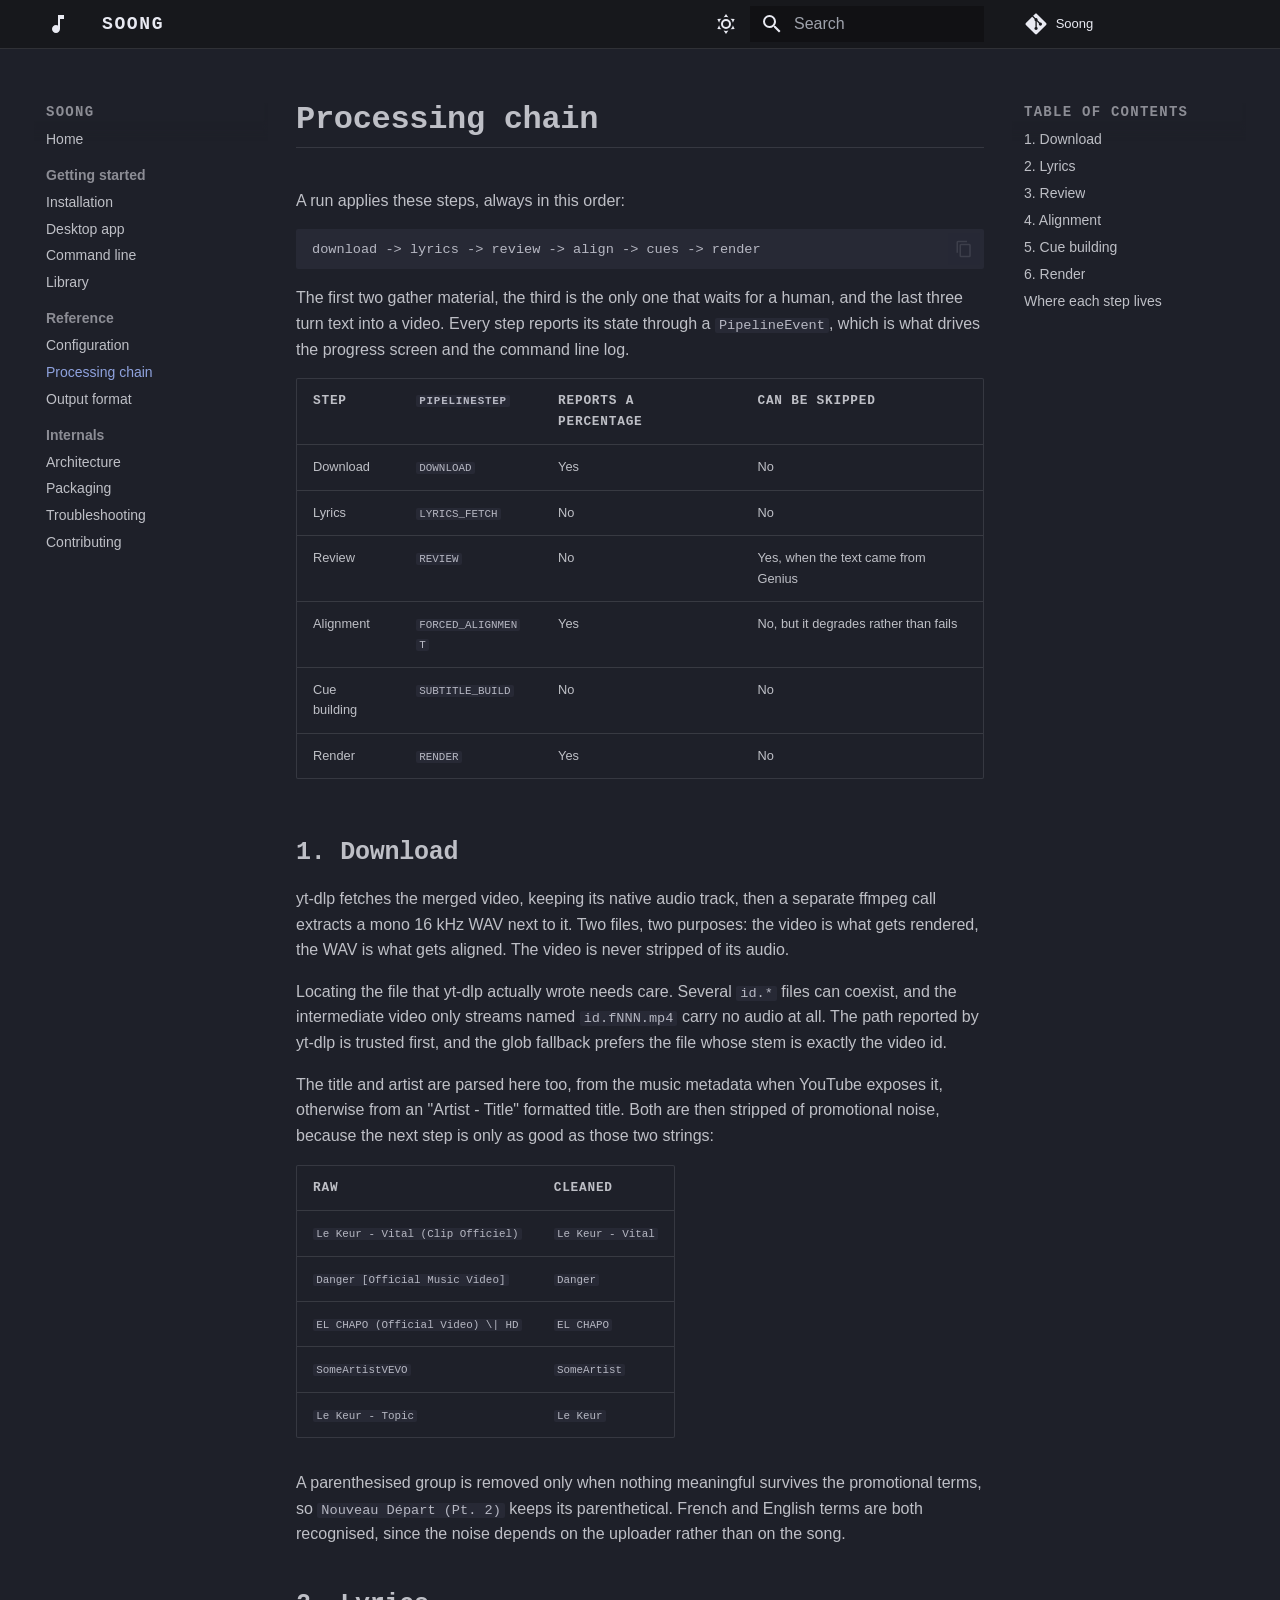
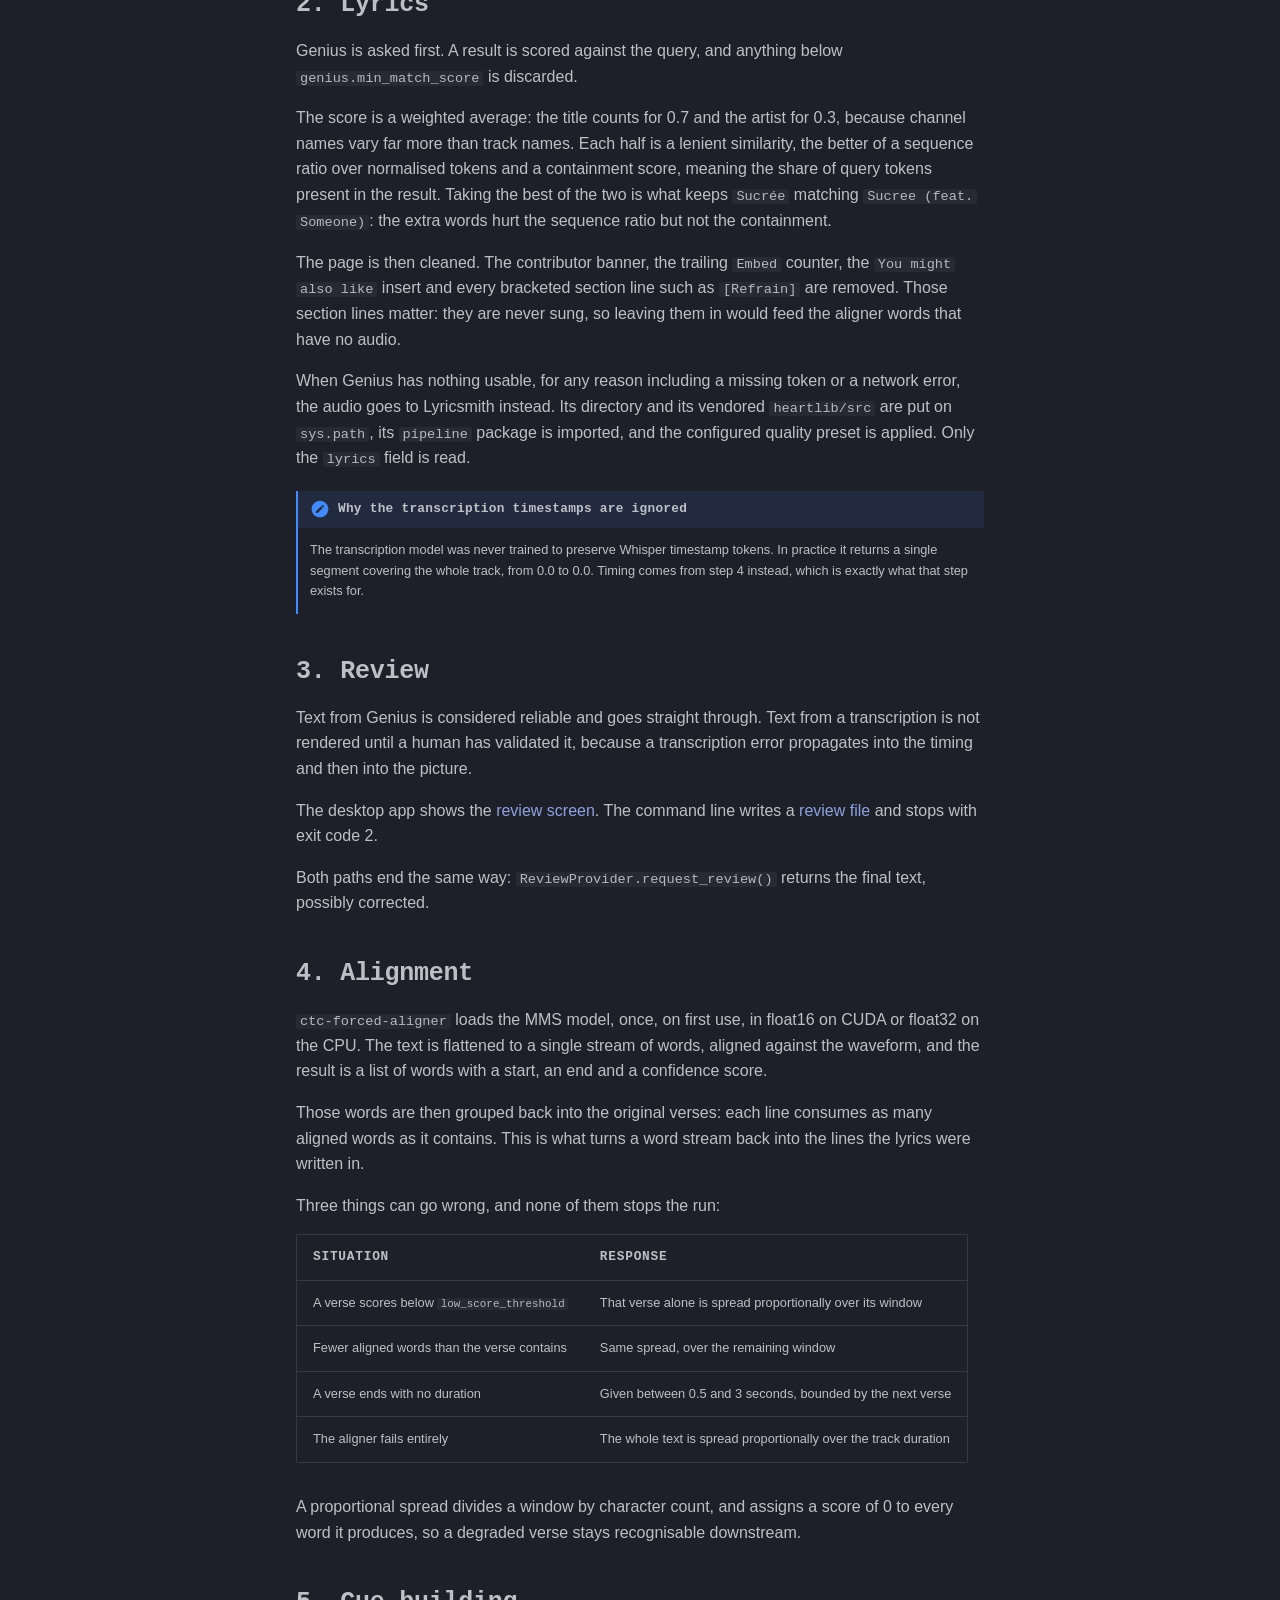
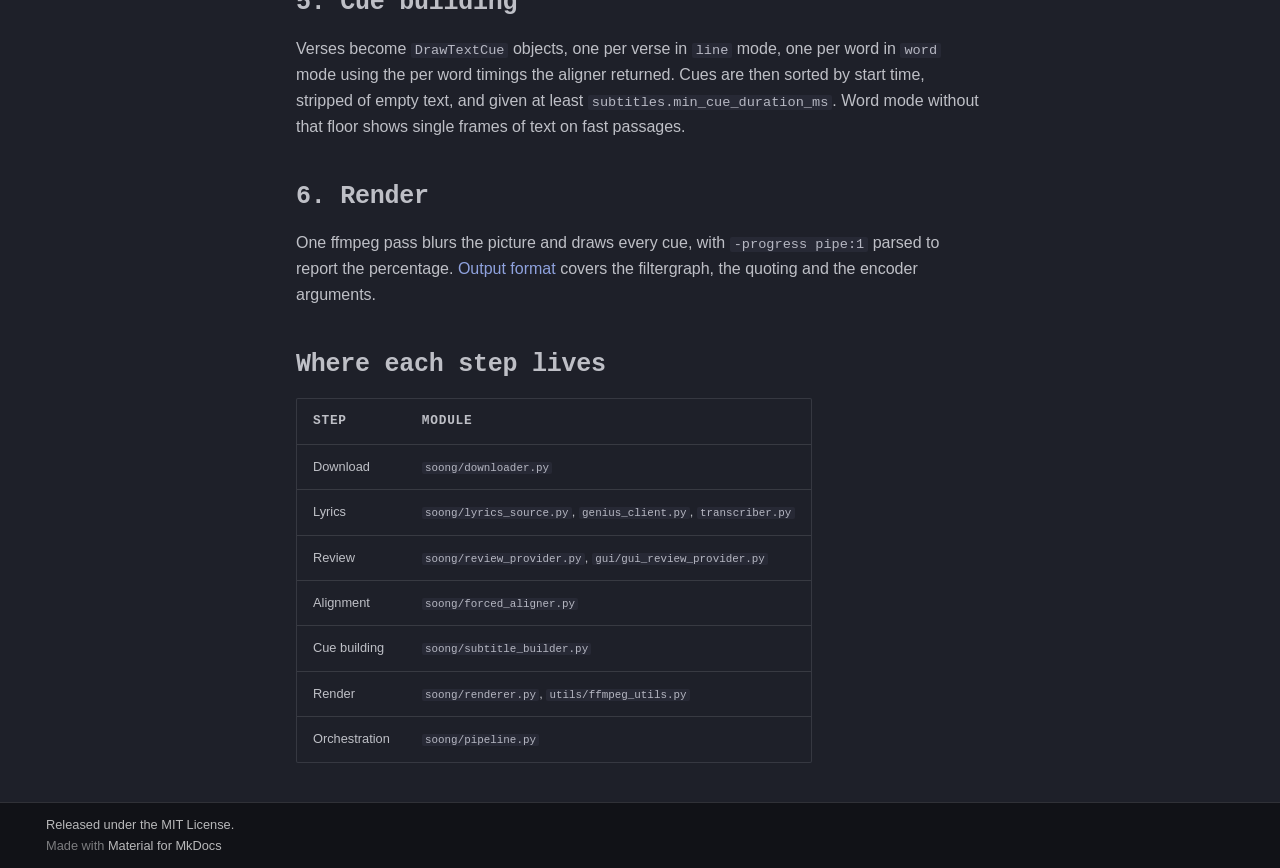
<file: processing-chain/index.html>
<!doctype html>
<html lang="en" class="no-js">
  <head>
    
      <meta charset="utf-8">
      <meta name="viewport" content="width=device-width,initial-scale=1">
      
        <meta name="description" content="Turn a music video into a blurred clip with aligned lyrics burned in.">
      
      
      
        <link rel="canonical" href="https://Laidwin.github.io/Soong/processing-chain/">
      
      
        <link rel="prev" href="../configuration/">
      
      
        <link rel="next" href="../output/">
      
      
        
      
      
      <link rel="icon" href="../assets/images/favicon.png">
      <meta name="generator" content="mkdocs-1.6.1, mkdocs-material-9.7.7">
    
    
      
        <title>Processing chain - Soong</title>
      
    
    
      <link rel="stylesheet" href="../assets/stylesheets/main.ec1eaa64.min.css">
      
        
        <link rel="stylesheet" href="../assets/stylesheets/palette.ab4e12ef.min.css">
      
      


    
    
      
    
    
      
    
    
      <link rel="stylesheet" href="../stylesheets/overlay.css">
    
    <script>__md_scope=new URL("..",location),__md_hash=e=>[...e].reduce(((e,_)=>(e<<5)-e+_.charCodeAt(0)),0),__md_get=(e,_=localStorage,t=__md_scope)=>JSON.parse(_.getItem(t.pathname+"."+e)),__md_set=(e,_,t=localStorage,a=__md_scope)=>{try{t.setItem(a.pathname+"."+e,JSON.stringify(_))}catch(e){}}</script>
    
      

    
    
  </head>
  
  
    
    
      
    
    
    
    
    <body dir="ltr" data-md-color-scheme="slate" data-md-color-primary="custom" data-md-color-accent="custom">
  
    
    <input class="md-toggle" data-md-toggle="drawer" type="checkbox" id="__drawer" autocomplete="off">
    <input class="md-toggle" data-md-toggle="search" type="checkbox" id="__search" autocomplete="off">
    <label class="md-overlay" for="__drawer"></label>
    <div data-md-component="skip">
      
        
        <a href="#processing-chain" class="md-skip">
          Skip to content
        </a>
      
    </div>
    <div data-md-component="announce">
      
    </div>
    
    
      

  

<header class="md-header md-header--shadow" data-md-component="header">
  <nav class="md-header__inner md-grid" aria-label="Header">
    <a href=".." title="Soong" class="md-header__button md-logo" aria-label="Soong" data-md-component="logo">
      
  
  <svg xmlns="http://www.w3.org/2000/svg" viewBox="0 0 24 24"><path d="M12 3v10.55c-.59-.34-1.27-.55-2-.55-2.21 0-4 1.79-4 4s1.79 4 4 4 4-1.79 4-4V7h4V3z"/></svg>

    </a>
    <label class="md-header__button md-icon" for="__drawer">
      
      <svg xmlns="http://www.w3.org/2000/svg" viewBox="0 0 24 24"><path d="M3 6h18v2H3zm0 5h18v2H3zm0 5h18v2H3z"/></svg>
    </label>
    <div class="md-header__title" data-md-component="header-title">
      <div class="md-header__ellipsis">
        <div class="md-header__topic">
          <span class="md-ellipsis">
            Soong
          </span>
        </div>
        <div class="md-header__topic" data-md-component="header-topic">
          <span class="md-ellipsis">
            
              Processing chain
            
          </span>
        </div>
      </div>
    </div>
    
      
        <form class="md-header__option" data-md-component="palette">
  
    
    
    
    <input class="md-option" data-md-color-media="" data-md-color-scheme="slate" data-md-color-primary="custom" data-md-color-accent="custom"  aria-label="Switch to light mode"  type="radio" name="__palette" id="__palette_0">
    
      <label class="md-header__button md-icon" title="Switch to light mode" for="__palette_1" hidden>
        <svg xmlns="http://www.w3.org/2000/svg" viewBox="0 0 24 24"><path d="M12 7a5 5 0 0 1 5 5 5 5 0 0 1-5 5 5 5 0 0 1-5-5 5 5 0 0 1 5-5m0 2a3 3 0 0 0-3 3 3 3 0 0 0 3 3 3 3 0 0 0 3-3 3 3 0 0 0-3-3m0-7 2.39 3.42C13.65 5.15 12.84 5 12 5s-1.65.15-2.39.42zM3.34 7l4.16-.35A7.2 7.2 0 0 0 5.94 8.5c-.44.74-.69 1.5-.83 2.29zm.02 10 1.76-3.77a7.131 7.131 0 0 0 2.38 4.14zM20.65 7l-1.77 3.79a7.02 7.02 0 0 0-2.38-4.15zm-.01 10-4.14.36c.59-.51 1.12-1.14 1.54-1.86.42-.73.69-1.5.83-2.29zM12 22l-2.41-3.44c.74.27 1.55.44 2.41.44.82 0 1.63-.17 2.37-.44z"/></svg>
      </label>
    
  
    
    
    
    <input class="md-option" data-md-color-media="" data-md-color-scheme="default" data-md-color-primary="custom" data-md-color-accent="custom"  aria-label="Switch to dark mode"  type="radio" name="__palette" id="__palette_1">
    
      <label class="md-header__button md-icon" title="Switch to dark mode" for="__palette_0" hidden>
        <svg xmlns="http://www.w3.org/2000/svg" viewBox="0 0 24 24"><path d="m17.75 4.09-2.53 1.94.91 3.06-2.63-1.81-2.63 1.81.91-3.06-2.53-1.94L12.44 4l1.06-3 1.06 3zm3.5 6.91-1.64 1.25.59 1.98-1.7-1.17-1.7 1.17.59-1.98L15.75 11l2.06-.05L18.5 9l.69 1.95zm-2.28 4.95c.83-.08 1.72 1.1 1.19 1.85-.32.45-.66.87-1.08 1.27C15.17 23 8.84 23 4.94 19.07c-3.91-3.9-3.91-10.24 0-14.14.4-.4.82-.76 1.27-1.08.75-.53 1.93.36 1.85 1.19-.27 2.86.69 5.83 2.89 8.02a9.96 9.96 0 0 0 8.02 2.89m-1.64 2.02a12.08 12.08 0 0 1-7.8-3.47c-2.17-2.19-3.33-5-3.49-7.82-2.81 3.14-2.7 7.96.31 10.98 3.02 3.01 7.84 3.12 10.98.31"/></svg>
      </label>
    
  
</form>
      
    
    
      <script>var palette=__md_get("__palette");if(palette&&palette.color){if("(prefers-color-scheme)"===palette.color.media){var media=matchMedia("(prefers-color-scheme: light)"),input=document.querySelector(media.matches?"[data-md-color-media='(prefers-color-scheme: light)']":"[data-md-color-media='(prefers-color-scheme: dark)']");palette.color.media=input.getAttribute("data-md-color-media"),palette.color.scheme=input.getAttribute("data-md-color-scheme"),palette.color.primary=input.getAttribute("data-md-color-primary"),palette.color.accent=input.getAttribute("data-md-color-accent")}for(var[key,value]of Object.entries(palette.color))document.body.setAttribute("data-md-color-"+key,value)}</script>
    
    
    
      
      
        <label class="md-header__button md-icon" for="__search">
          
          <svg xmlns="http://www.w3.org/2000/svg" viewBox="0 0 24 24"><path d="M9.5 3A6.5 6.5 0 0 1 16 9.5c0 1.61-.59 3.09-1.56 4.23l.27.27h.79l5 5-1.5 1.5-5-5v-.79l-.27-.27A6.52 6.52 0 0 1 9.5 16 6.5 6.5 0 0 1 3 9.5 6.5 6.5 0 0 1 9.5 3m0 2C7 5 5 7 5 9.5S7 14 9.5 14 14 12 14 9.5 12 5 9.5 5"/></svg>
        </label>
        <div class="md-search" data-md-component="search" role="dialog">
  <label class="md-search__overlay" for="__search"></label>
  <div class="md-search__inner" role="search">
    <form class="md-search__form" name="search">
      <input type="text" class="md-search__input" name="query" aria-label="Search" placeholder="Search" autocapitalize="off" autocorrect="off" autocomplete="off" spellcheck="false" data-md-component="search-query" required>
      <label class="md-search__icon md-icon" for="__search">
        
        <svg xmlns="http://www.w3.org/2000/svg" viewBox="0 0 24 24"><path d="M9.5 3A6.5 6.5 0 0 1 16 9.5c0 1.61-.59 3.09-1.56 4.23l.27.27h.79l5 5-1.5 1.5-5-5v-.79l-.27-.27A6.52 6.52 0 0 1 9.5 16 6.5 6.5 0 0 1 3 9.5 6.5 6.5 0 0 1 9.5 3m0 2C7 5 5 7 5 9.5S7 14 9.5 14 14 12 14 9.5 12 5 9.5 5"/></svg>
        
        <svg xmlns="http://www.w3.org/2000/svg" viewBox="0 0 24 24"><path d="M20 11v2H8l5.5 5.5-1.42 1.42L4.16 12l7.92-7.92L13.5 5.5 8 11z"/></svg>
      </label>
      <nav class="md-search__options" aria-label="Search">
        
        <button type="reset" class="md-search__icon md-icon" title="Clear" aria-label="Clear" tabindex="-1">
          
          <svg xmlns="http://www.w3.org/2000/svg" viewBox="0 0 24 24"><path d="M19 6.41 17.59 5 12 10.59 6.41 5 5 6.41 10.59 12 5 17.59 6.41 19 12 13.41 17.59 19 19 17.59 13.41 12z"/></svg>
        </button>
      </nav>
      
        <div class="md-search__suggest" data-md-component="search-suggest"></div>
      
    </form>
    <div class="md-search__output">
      <div class="md-search__scrollwrap" tabindex="0" data-md-scrollfix>
        <div class="md-search-result" data-md-component="search-result">
          <div class="md-search-result__meta">
            Initializing search
          </div>
          <ol class="md-search-result__list" role="presentation"></ol>
        </div>
      </div>
    </div>
  </div>
</div>
      
    
    
      <div class="md-header__source">
        <a href="https://github.com/Laidwin/Soong" title="Go to repository" class="md-source" data-md-component="source">
  <div class="md-source__icon md-icon">
    
    <svg xmlns="http://www.w3.org/2000/svg" viewBox="0 0 448 512"><!--! Font Awesome Free 7.1.0 by @fontawesome - https://fontawesome.com License - https://fontawesome.com/license/free (Icons: CC BY 4.0, Fonts: SIL OFL 1.1, Code: MIT License) Copyright 2025 Fonticons, Inc.--><path d="M439.6 236.1 244 40.5c-5.4-5.5-12.8-8.5-20.4-8.5s-15 3-20.4 8.4L162.5 81l51.5 51.5c27.1-9.1 52.7 16.8 43.4 43.7l49.7 49.7c34.2-11.8 61.2 31 35.5 56.7-26.5 26.5-70.2-2.9-56-37.3L240.3 199v121.9c25.3 12.5 22.3 41.8 9.1 55-6.4 6.4-15.2 10.1-24.3 10.1s-17.8-3.6-24.3-10.1c-17.6-17.6-11.1-46.9 11.2-56v-123c-20.8-8.5-24.6-30.7-18.6-45L142.6 101 8.5 235.1C3 240.6 0 247.9 0 255.5s3 15 8.5 20.4l195.6 195.7c5.4 5.4 12.7 8.4 20.4 8.4s15-3 20.4-8.4l194.7-194.7c5.4-5.4 8.4-12.8 8.4-20.4s-3-15-8.4-20.4"/></svg>
  </div>
  <div class="md-source__repository">
    Soong
  </div>
</a>
      </div>
    
  </nav>
  
</header>
    
    <div class="md-container" data-md-component="container">
      
      
        
          
        
      
      <main class="md-main" data-md-component="main">
        <div class="md-main__inner md-grid">
          
            
              
              <div class="md-sidebar md-sidebar--primary" data-md-component="sidebar" data-md-type="navigation" >
                <div class="md-sidebar__scrollwrap">
                  <div class="md-sidebar__inner">
                    



<nav class="md-nav md-nav--primary" aria-label="Navigation" data-md-level="0">
  <label class="md-nav__title" for="__drawer">
    <a href=".." title="Soong" class="md-nav__button md-logo" aria-label="Soong" data-md-component="logo">
      
  
  <svg xmlns="http://www.w3.org/2000/svg" viewBox="0 0 24 24"><path d="M12 3v10.55c-.59-.34-1.27-.55-2-.55-2.21 0-4 1.79-4 4s1.79 4 4 4 4-1.79 4-4V7h4V3z"/></svg>

    </a>
    Soong
  </label>
  
    <div class="md-nav__source">
      <a href="https://github.com/Laidwin/Soong" title="Go to repository" class="md-source" data-md-component="source">
  <div class="md-source__icon md-icon">
    
    <svg xmlns="http://www.w3.org/2000/svg" viewBox="0 0 448 512"><!--! Font Awesome Free 7.1.0 by @fontawesome - https://fontawesome.com License - https://fontawesome.com/license/free (Icons: CC BY 4.0, Fonts: SIL OFL 1.1, Code: MIT License) Copyright 2025 Fonticons, Inc.--><path d="M439.6 236.1 244 40.5c-5.4-5.5-12.8-8.5-20.4-8.5s-15 3-20.4 8.4L162.5 81l51.5 51.5c27.1-9.1 52.7 16.8 43.4 43.7l49.7 49.7c34.2-11.8 61.2 31 35.5 56.7-26.5 26.5-70.2-2.9-56-37.3L240.3 199v121.9c25.3 12.5 22.3 41.8 9.1 55-6.4 6.4-15.2 10.1-24.3 10.1s-17.8-3.6-24.3-10.1c-17.6-17.6-11.1-46.9 11.2-56v-123c-20.8-8.5-24.6-30.7-18.6-45L142.6 101 8.5 235.1C3 240.6 0 247.9 0 255.5s3 15 8.5 20.4l195.6 195.7c5.4 5.4 12.7 8.4 20.4 8.4s15-3 20.4-8.4l194.7-194.7c5.4-5.4 8.4-12.8 8.4-20.4s-3-15-8.4-20.4"/></svg>
  </div>
  <div class="md-source__repository">
    Soong
  </div>
</a>
    </div>
  
  <ul class="md-nav__list" data-md-scrollfix>
    
      
      
  
  
  
  
    <li class="md-nav__item">
      <a href=".." class="md-nav__link">
        
  
  
  <span class="md-ellipsis">
    
  
    Home
  

    
  </span>
  
  

      </a>
    </li>
  

    
      
      
  
  
  
  
    
    
    
    
      
        
        
      
    
    
    <li class="md-nav__item md-nav__item--section md-nav__item--nested">
      
        
        
        <input class="md-nav__toggle md-toggle " type="checkbox" id="__nav_2" >
        
          
          <label class="md-nav__link" for="__nav_2" id="__nav_2_label" tabindex="">
            
  
  
  <span class="md-ellipsis">
    
  
    Getting started
  

    
  </span>
  
  

            <span class="md-nav__icon md-icon"></span>
          </label>
        
        <nav class="md-nav" data-md-level="1" aria-labelledby="__nav_2_label" aria-expanded="false">
          <label class="md-nav__title" for="__nav_2">
            <span class="md-nav__icon md-icon"></span>
            
  
    Getting started
  

          </label>
          <ul class="md-nav__list" data-md-scrollfix>
            
              
                
  
  
  
  
    <li class="md-nav__item">
      <a href="../installation/" class="md-nav__link">
        
  
  
  <span class="md-ellipsis">
    
  
    Installation
  

    
  </span>
  
  

      </a>
    </li>
  

              
            
              
                
  
  
  
  
    <li class="md-nav__item">
      <a href="../desktop-app/" class="md-nav__link">
        
  
  
  <span class="md-ellipsis">
    
  
    Desktop app
  

    
  </span>
  
  

      </a>
    </li>
  

              
            
              
                
  
  
  
  
    <li class="md-nav__item">
      <a href="../cli/" class="md-nav__link">
        
  
  
  <span class="md-ellipsis">
    
  
    Command line
  

    
  </span>
  
  

      </a>
    </li>
  

              
            
              
                
  
  
  
  
    <li class="md-nav__item">
      <a href="../library/" class="md-nav__link">
        
  
  
  <span class="md-ellipsis">
    
  
    Library
  

    
  </span>
  
  

      </a>
    </li>
  

              
            
          </ul>
        </nav>
      
    </li>
  

    
      
      
  
  
    
  
  
  
    
    
    
    
      
        
        
      
    
    
    <li class="md-nav__item md-nav__item--active md-nav__item--section md-nav__item--nested">
      
        
        
        <input class="md-nav__toggle md-toggle " type="checkbox" id="__nav_3" checked>
        
          
          <label class="md-nav__link" for="__nav_3" id="__nav_3_label" tabindex="">
            
  
  
  <span class="md-ellipsis">
    
  
    Reference
  

    
  </span>
  
  

            <span class="md-nav__icon md-icon"></span>
          </label>
        
        <nav class="md-nav" data-md-level="1" aria-labelledby="__nav_3_label" aria-expanded="true">
          <label class="md-nav__title" for="__nav_3">
            <span class="md-nav__icon md-icon"></span>
            
  
    Reference
  

          </label>
          <ul class="md-nav__list" data-md-scrollfix>
            
              
                
  
  
  
  
    <li class="md-nav__item">
      <a href="../configuration/" class="md-nav__link">
        
  
  
  <span class="md-ellipsis">
    
  
    Configuration
  

    
  </span>
  
  

      </a>
    </li>
  

              
            
              
                
  
  
    
  
  
  
    <li class="md-nav__item md-nav__item--active">
      
      <input class="md-nav__toggle md-toggle" type="checkbox" id="__toc">
      
      
        
      
      
        <label class="md-nav__link md-nav__link--active" for="__toc">
          
  
  
  <span class="md-ellipsis">
    
  
    Processing chain
  

    
  </span>
  
  

          <span class="md-nav__icon md-icon"></span>
        </label>
      
      <a href="./" class="md-nav__link md-nav__link--active">
        
  
  
  <span class="md-ellipsis">
    
  
    Processing chain
  

    
  </span>
  
  

      </a>
      
        

<nav class="md-nav md-nav--secondary" aria-label="Table of contents">
  
  
  
    
  
  
    <label class="md-nav__title" for="__toc">
      <span class="md-nav__icon md-icon"></span>
      Table of contents
    </label>
    <ul class="md-nav__list" data-md-component="toc" data-md-scrollfix>
      
        <li class="md-nav__item">
  <a href="#1-download" class="md-nav__link">
    <span class="md-ellipsis">
      
        1. Download
      
    </span>
  </a>
  
</li>
      
        <li class="md-nav__item">
  <a href="#2-lyrics" class="md-nav__link">
    <span class="md-ellipsis">
      
        2. Lyrics
      
    </span>
  </a>
  
</li>
      
        <li class="md-nav__item">
  <a href="#3-review" class="md-nav__link">
    <span class="md-ellipsis">
      
        3. Review
      
    </span>
  </a>
  
</li>
      
        <li class="md-nav__item">
  <a href="#4-alignment" class="md-nav__link">
    <span class="md-ellipsis">
      
        4. Alignment
      
    </span>
  </a>
  
</li>
      
        <li class="md-nav__item">
  <a href="#5-cue-building" class="md-nav__link">
    <span class="md-ellipsis">
      
        5. Cue building
      
    </span>
  </a>
  
</li>
      
        <li class="md-nav__item">
  <a href="#6-render" class="md-nav__link">
    <span class="md-ellipsis">
      
        6. Render
      
    </span>
  </a>
  
</li>
      
        <li class="md-nav__item">
  <a href="#where-each-step-lives" class="md-nav__link">
    <span class="md-ellipsis">
      
        Where each step lives
      
    </span>
  </a>
  
</li>
      
    </ul>
  
</nav>
      
    </li>
  

              
            
              
                
  
  
  
  
    <li class="md-nav__item">
      <a href="../output/" class="md-nav__link">
        
  
  
  <span class="md-ellipsis">
    
  
    Output format
  

    
  </span>
  
  

      </a>
    </li>
  

              
            
          </ul>
        </nav>
      
    </li>
  

    
      
      
  
  
  
  
    
    
    
    
      
        
        
      
    
    
    <li class="md-nav__item md-nav__item--section md-nav__item--nested">
      
        
        
        <input class="md-nav__toggle md-toggle " type="checkbox" id="__nav_4" >
        
          
          <label class="md-nav__link" for="__nav_4" id="__nav_4_label" tabindex="">
            
  
  
  <span class="md-ellipsis">
    
  
    Internals
  

    
  </span>
  
  

            <span class="md-nav__icon md-icon"></span>
          </label>
        
        <nav class="md-nav" data-md-level="1" aria-labelledby="__nav_4_label" aria-expanded="false">
          <label class="md-nav__title" for="__nav_4">
            <span class="md-nav__icon md-icon"></span>
            
  
    Internals
  

          </label>
          <ul class="md-nav__list" data-md-scrollfix>
            
              
                
  
  
  
  
    <li class="md-nav__item">
      <a href="../architecture/" class="md-nav__link">
        
  
  
  <span class="md-ellipsis">
    
  
    Architecture
  

    
  </span>
  
  

      </a>
    </li>
  

              
            
              
                
  
  
  
  
    <li class="md-nav__item">
      <a href="../packaging/" class="md-nav__link">
        
  
  
  <span class="md-ellipsis">
    
  
    Packaging
  

    
  </span>
  
  

      </a>
    </li>
  

              
            
              
                
  
  
  
  
    <li class="md-nav__item">
      <a href="../troubleshooting/" class="md-nav__link">
        
  
  
  <span class="md-ellipsis">
    
  
    Troubleshooting
  

    
  </span>
  
  

      </a>
    </li>
  

              
            
              
                
  
  
  
  
    <li class="md-nav__item">
      <a href="../contributing/" class="md-nav__link">
        
  
  
  <span class="md-ellipsis">
    
  
    Contributing
  

    
  </span>
  
  

      </a>
    </li>
  

              
            
          </ul>
        </nav>
      
    </li>
  

    
  </ul>
</nav>
                  </div>
                </div>
              </div>
            
            
              
              <div class="md-sidebar md-sidebar--secondary" data-md-component="sidebar" data-md-type="toc" >
                <div class="md-sidebar__scrollwrap">
                  <div class="md-sidebar__inner">
                    

<nav class="md-nav md-nav--secondary" aria-label="Table of contents">
  
  
  
    
  
  
    <label class="md-nav__title" for="__toc">
      <span class="md-nav__icon md-icon"></span>
      Table of contents
    </label>
    <ul class="md-nav__list" data-md-component="toc" data-md-scrollfix>
      
        <li class="md-nav__item">
  <a href="#1-download" class="md-nav__link">
    <span class="md-ellipsis">
      
        1. Download
      
    </span>
  </a>
  
</li>
      
        <li class="md-nav__item">
  <a href="#2-lyrics" class="md-nav__link">
    <span class="md-ellipsis">
      
        2. Lyrics
      
    </span>
  </a>
  
</li>
      
        <li class="md-nav__item">
  <a href="#3-review" class="md-nav__link">
    <span class="md-ellipsis">
      
        3. Review
      
    </span>
  </a>
  
</li>
      
        <li class="md-nav__item">
  <a href="#4-alignment" class="md-nav__link">
    <span class="md-ellipsis">
      
        4. Alignment
      
    </span>
  </a>
  
</li>
      
        <li class="md-nav__item">
  <a href="#5-cue-building" class="md-nav__link">
    <span class="md-ellipsis">
      
        5. Cue building
      
    </span>
  </a>
  
</li>
      
        <li class="md-nav__item">
  <a href="#6-render" class="md-nav__link">
    <span class="md-ellipsis">
      
        6. Render
      
    </span>
  </a>
  
</li>
      
        <li class="md-nav__item">
  <a href="#where-each-step-lives" class="md-nav__link">
    <span class="md-ellipsis">
      
        Where each step lives
      
    </span>
  </a>
  
</li>
      
    </ul>
  
</nav>
                  </div>
                </div>
              </div>
            
          
          
            <div class="md-content" data-md-component="content">
              
              <article class="md-content__inner md-typeset">
                
                  


  
  


<h1 id="processing-chain">Processing chain<a class="headerlink" href="#processing-chain" title="Permanent link">&para;</a></h1>
<p>A run applies these steps, always in this order:</p>
<div class="highlight"><pre><span></span><code><a id="__codelineno-0-1" name="__codelineno-0-1" href="#__codelineno-0-1"></a>download -&gt; lyrics -&gt; review -&gt; align -&gt; cues -&gt; render
</code></pre></div>
<p>The first two gather material, the third is the only one that waits for a
human, and the last three turn text into a video. Every step reports its state
through a <code>PipelineEvent</code>, which is what drives the progress screen and the
command line log.</p>
<table>
<thead>
<tr>
<th>Step</th>
<th><code>PipelineStep</code></th>
<th>Reports a percentage</th>
<th>Can be skipped</th>
</tr>
</thead>
<tbody>
<tr>
<td>Download</td>
<td><code>DOWNLOAD</code></td>
<td>Yes</td>
<td>No</td>
</tr>
<tr>
<td>Lyrics</td>
<td><code>LYRICS_FETCH</code></td>
<td>No</td>
<td>No</td>
</tr>
<tr>
<td>Review</td>
<td><code>REVIEW</code></td>
<td>No</td>
<td>Yes, when the text came from Genius</td>
</tr>
<tr>
<td>Alignment</td>
<td><code>FORCED_ALIGNMENT</code></td>
<td>Yes</td>
<td>No, but it degrades rather than fails</td>
</tr>
<tr>
<td>Cue building</td>
<td><code>SUBTITLE_BUILD</code></td>
<td>No</td>
<td>No</td>
</tr>
<tr>
<td>Render</td>
<td><code>RENDER</code></td>
<td>Yes</td>
<td>No</td>
</tr>
</tbody>
</table>
<h2 id="1-download">1. Download<a class="headerlink" href="#1-download" title="Permanent link">&para;</a></h2>
<p>yt-dlp fetches the merged video, keeping its native audio track, then a
separate ffmpeg call extracts a mono 16 kHz WAV next to it. Two files, two
purposes: the video is what gets rendered, the WAV is what gets aligned. The
video is never stripped of its audio.</p>
<p>Locating the file that yt-dlp actually wrote needs care. Several <code>id.*</code> files
can coexist, and the intermediate video only streams named <code>id.fNNN.mp4</code> carry
no audio at all. The path reported by yt-dlp is trusted first, and the glob
fallback prefers the file whose stem is exactly the video id.</p>
<p>The title and artist are parsed here too, from the music metadata when YouTube
exposes it, otherwise from an "Artist - Title" formatted title. Both are then
stripped of promotional noise, because the next step is only as good as those
two strings:</p>
<table>
<thead>
<tr>
<th>Raw</th>
<th>Cleaned</th>
</tr>
</thead>
<tbody>
<tr>
<td><code>Le Keur - Vital (Clip Officiel)</code></td>
<td><code>Le Keur - Vital</code></td>
</tr>
<tr>
<td><code>Danger [Official Music Video]</code></td>
<td><code>Danger</code></td>
</tr>
<tr>
<td><code>EL CHAPO (Official Video) \| HD</code></td>
<td><code>EL CHAPO</code></td>
</tr>
<tr>
<td><code>SomeArtistVEVO</code></td>
<td><code>SomeArtist</code></td>
</tr>
<tr>
<td><code>Le Keur - Topic</code></td>
<td><code>Le Keur</code></td>
</tr>
</tbody>
</table>
<p>A parenthesised group is removed only when nothing meaningful survives the
promotional terms, so <code>Nouveau Départ (Pt. 2)</code> keeps its parenthetical. French
and English terms are both recognised, since the noise depends on the uploader
rather than on the song.</p>
<h2 id="2-lyrics">2. Lyrics<a class="headerlink" href="#2-lyrics" title="Permanent link">&para;</a></h2>
<p>Genius is asked first. A result is scored against the query, and anything below
<code>genius.min_match_score</code> is discarded.</p>
<p>The score is a weighted average: the title counts for 0.7 and the artist for
0.3, because channel names vary far more than track names. Each half is a
lenient similarity, the better of a sequence ratio over normalised tokens and a
containment score, meaning the share of query tokens present in the result.
Taking the best of the two is what keeps <code>Sucrée</code> matching
<code>Sucree (feat. Someone)</code>: the extra words hurt the sequence ratio but not the
containment.</p>
<p>The page is then cleaned. The contributor banner, the trailing <code>Embed</code> counter,
the <code>You might also like</code> insert and every bracketed section line such as
<code>[Refrain]</code> are removed. Those section lines matter: they are never sung, so
leaving them in would feed the aligner words that have no audio.</p>
<p>When Genius has nothing usable, for any reason including a missing token or a
network error, the audio goes to Lyricsmith instead. Its directory and its
vendored <code>heartlib/src</code> are put on <code>sys.path</code>, its <code>pipeline</code> package is
imported, and the configured quality preset is applied. Only the <code>lyrics</code> field
is read.</p>
<div class="admonition note">
<p class="admonition-title">Why the transcription timestamps are ignored</p>
<p>The transcription model was never trained to preserve Whisper timestamp
tokens. In practice it returns a single segment covering the whole track,
from 0.0 to 0.0. Timing comes from step 4 instead, which is exactly what
that step exists for.</p>
</div>
<h2 id="3-review">3. Review<a class="headerlink" href="#3-review" title="Permanent link">&para;</a></h2>
<p>Text from Genius is considered reliable and goes straight through. Text from a
transcription is not rendered until a human has validated it, because a
transcription error propagates into the timing and then into the picture.</p>
<p>The desktop app shows the <a href="../desktop-app/">review screen</a>. The command line
writes a <a href="../output/">review file</a> and stops with exit code 2.</p>
<p>Both paths end the same way: <code>ReviewProvider.request_review()</code> returns the
final text, possibly corrected.</p>
<h2 id="4-alignment">4. Alignment<a class="headerlink" href="#4-alignment" title="Permanent link">&para;</a></h2>
<p><code>ctc-forced-aligner</code> loads the MMS model, once, on first use, in float16 on
CUDA or float32 on the CPU. The text is flattened to a single stream of words,
aligned against the waveform, and the result is a list of words with a start,
an end and a confidence score.</p>
<p>Those words are then grouped back into the original verses: each line consumes
as many aligned words as it contains. This is what turns a word stream back
into the lines the lyrics were written in.</p>
<p>Three things can go wrong, and none of them stops the run:</p>
<table>
<thead>
<tr>
<th>Situation</th>
<th>Response</th>
</tr>
</thead>
<tbody>
<tr>
<td>A verse scores below <code>low_score_threshold</code></td>
<td>That verse alone is spread proportionally over its window</td>
</tr>
<tr>
<td>Fewer aligned words than the verse contains</td>
<td>Same spread, over the remaining window</td>
</tr>
<tr>
<td>A verse ends with no duration</td>
<td>Given between 0.5 and 3 seconds, bounded by the next verse</td>
</tr>
<tr>
<td>The aligner fails entirely</td>
<td>The whole text is spread proportionally over the track duration</td>
</tr>
</tbody>
</table>
<p>A proportional spread divides a window by character count, and assigns a score
of 0 to every word it produces, so a degraded verse stays recognisable
downstream.</p>
<h2 id="5-cue-building">5. Cue building<a class="headerlink" href="#5-cue-building" title="Permanent link">&para;</a></h2>
<p>Verses become <code>DrawTextCue</code> objects, one per verse in <code>line</code> mode, one per word
in <code>word</code> mode using the per word timings the aligner returned. Cues are then
sorted by start time, stripped of empty text, and given at least
<code>subtitles.min_cue_duration_ms</code>. Word mode without that floor shows single
frames of text on fast passages.</p>
<h2 id="6-render">6. Render<a class="headerlink" href="#6-render" title="Permanent link">&para;</a></h2>
<p>One ffmpeg pass blurs the picture and draws every cue, with <code>-progress pipe:1</code>
parsed to report the percentage. <a href="../output/">Output format</a> covers the
filtergraph, the quoting and the encoder arguments.</p>
<h2 id="where-each-step-lives">Where each step lives<a class="headerlink" href="#where-each-step-lives" title="Permanent link">&para;</a></h2>
<table>
<thead>
<tr>
<th>Step</th>
<th>Module</th>
</tr>
</thead>
<tbody>
<tr>
<td>Download</td>
<td><code>soong/downloader.py</code></td>
</tr>
<tr>
<td>Lyrics</td>
<td><code>soong/lyrics_source.py</code>, <code>genius_client.py</code>, <code>transcriber.py</code></td>
</tr>
<tr>
<td>Review</td>
<td><code>soong/review_provider.py</code>, <code>gui/gui_review_provider.py</code></td>
</tr>
<tr>
<td>Alignment</td>
<td><code>soong/forced_aligner.py</code></td>
</tr>
<tr>
<td>Cue building</td>
<td><code>soong/subtitle_builder.py</code></td>
</tr>
<tr>
<td>Render</td>
<td><code>soong/renderer.py</code>, <code>utils/ffmpeg_utils.py</code></td>
</tr>
<tr>
<td>Orchestration</td>
<td><code>soong/pipeline.py</code></td>
</tr>
</tbody>
</table>












                
              </article>
            </div>
          
          
<script>var target=document.getElementById(location.hash.slice(1));target&&target.name&&(target.checked=target.name.startsWith("__tabbed_"))</script>
        </div>
        
          <button type="button" class="md-top md-icon" data-md-component="top" hidden>
  
  <svg xmlns="http://www.w3.org/2000/svg" viewBox="0 0 24 24"><path d="M13 20h-2V8l-5.5 5.5-1.42-1.42L12 4.16l7.92 7.92-1.42 1.42L13 8z"/></svg>
  Back to top
</button>
        
      </main>
      
        <footer class="md-footer">
  
  <div class="md-footer-meta md-typeset">
    <div class="md-footer-meta__inner md-grid">
      <div class="md-copyright">
  
    <div class="md-copyright__highlight">
      Released under the MIT License.
    </div>
  
  
    Made with
    <a href="https://squidfunk.github.io/mkdocs-material/" target="_blank" rel="noopener">
      Material for MkDocs
    </a>
  
</div>
      
    </div>
  </div>
</footer>
      
    </div>
    <div class="md-dialog" data-md-component="dialog">
      <div class="md-dialog__inner md-typeset"></div>
    </div>
    
    
    
      
      
      <script id="__config" type="application/json">{"annotate": null, "base": "..", "features": ["navigation.sections", "navigation.top", "toc.follow", "content.code.copy", "search.highlight", "search.suggest"], "search": "../assets/javascripts/workers/search.2c215733.min.js", "tags": null, "translations": {"clipboard.copied": "Copied to clipboard", "clipboard.copy": "Copy to clipboard", "search.result.more.one": "1 more on this page", "search.result.more.other": "# more on this page", "search.result.none": "No matching documents", "search.result.one": "1 matching document", "search.result.other": "# matching documents", "search.result.placeholder": "Type to start searching", "search.result.term.missing": "Missing", "select.version": "Select version"}, "version": null}</script>
    
    
      <script src="../assets/javascripts/bundle.d7400e89.min.js"></script>
      
    
  </body>
</html>
</file>
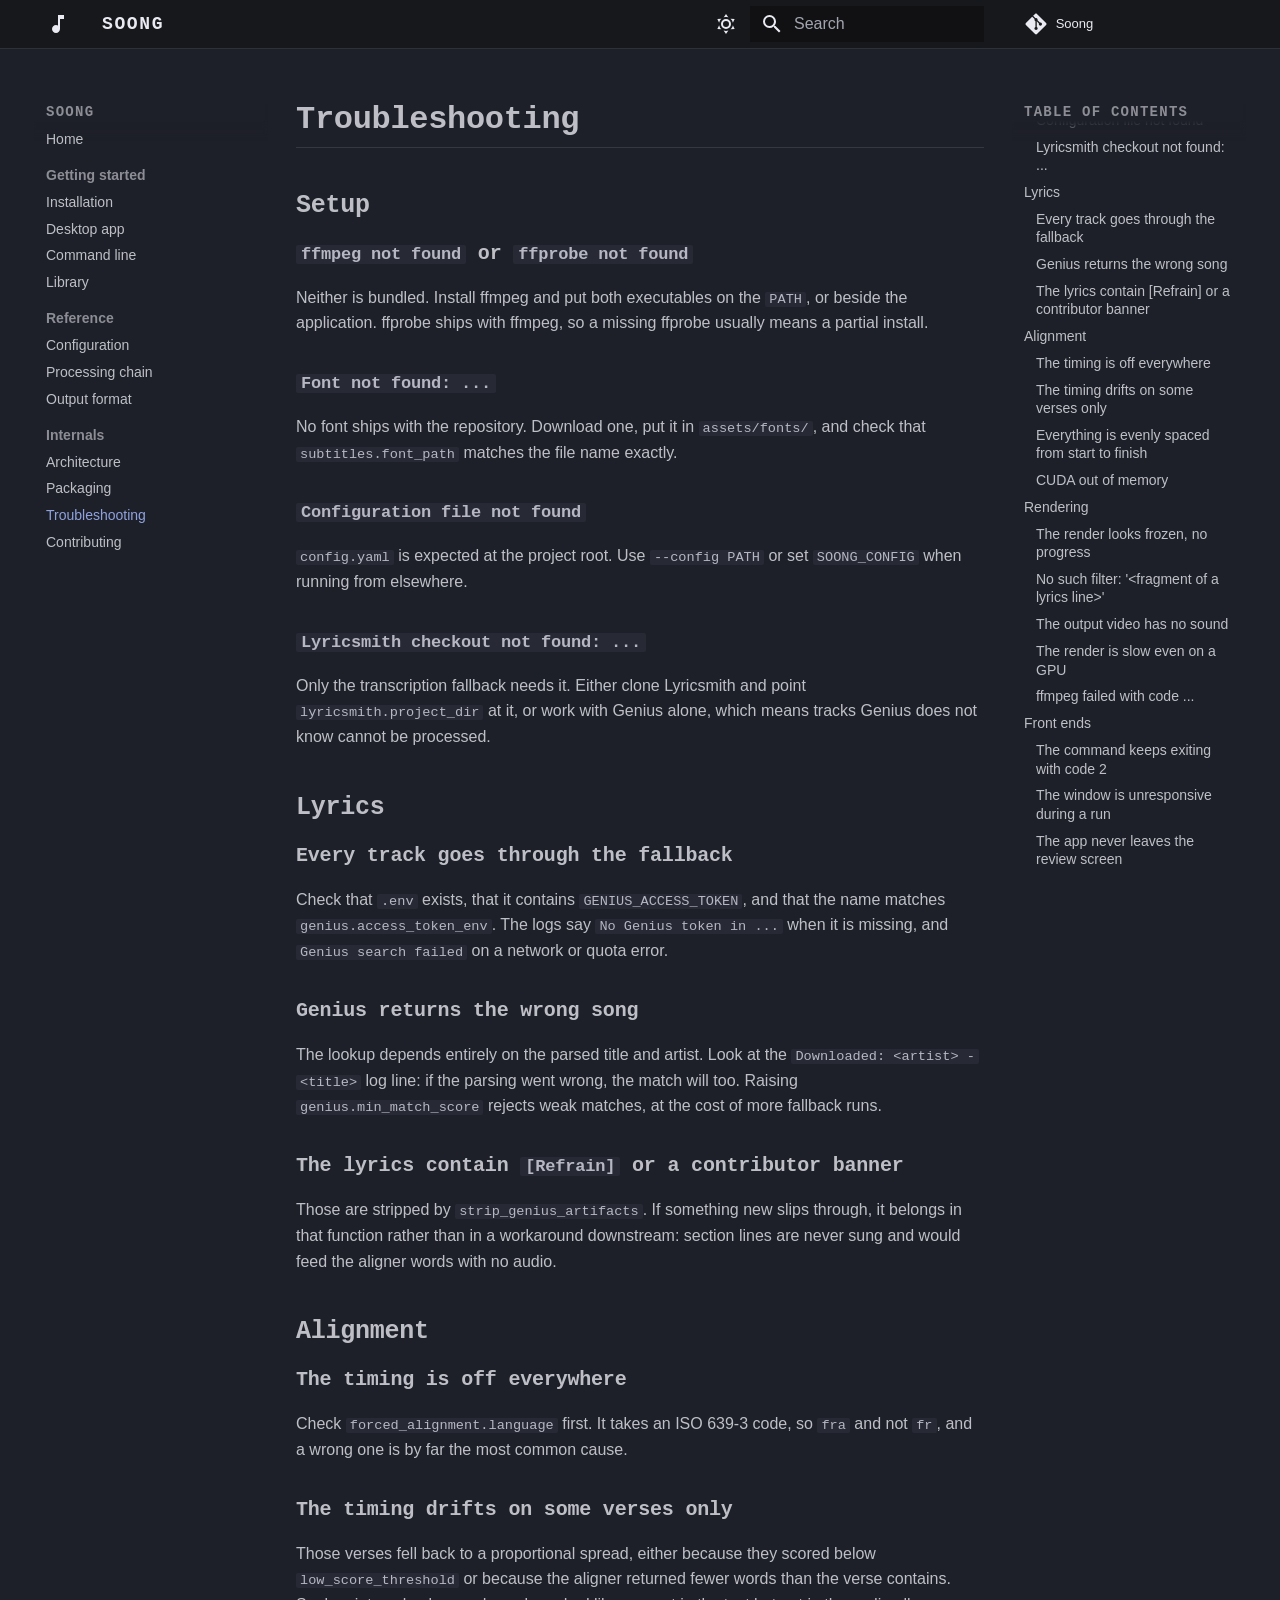
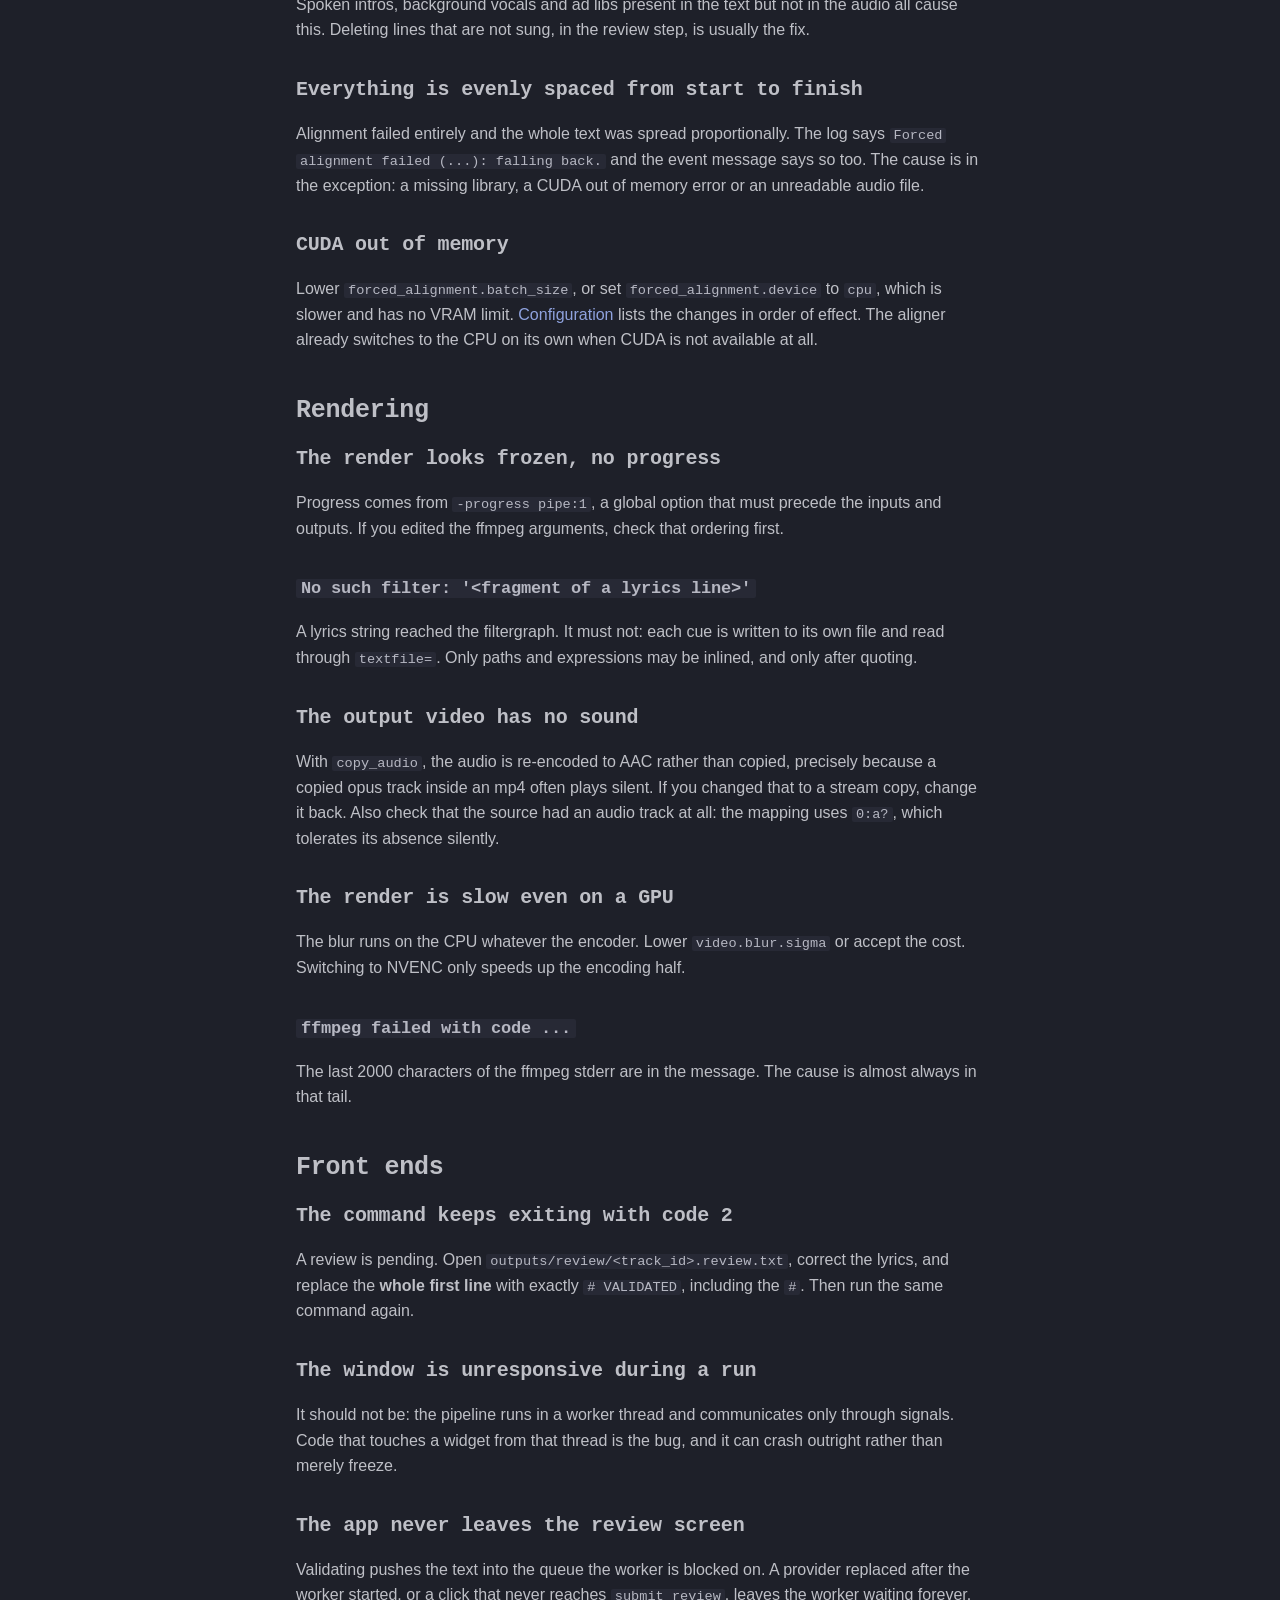
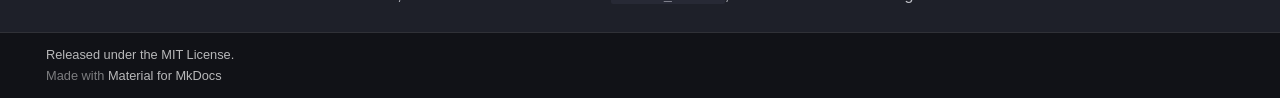
<file: troubleshooting/index.html>
<!doctype html>
<html lang="en" class="no-js">
  <head>
    
      <meta charset="utf-8">
      <meta name="viewport" content="width=device-width,initial-scale=1">
      
        <meta name="description" content="Turn a music video into a blurred clip with aligned lyrics burned in.">
      
      
      
        <link rel="canonical" href="https://Laidwin.github.io/Soong/troubleshooting/">
      
      
        <link rel="prev" href="../packaging/">
      
      
        <link rel="next" href="../contributing/">
      
      
        
      
      
      <link rel="icon" href="../assets/images/favicon.png">
      <meta name="generator" content="mkdocs-1.6.1, mkdocs-material-9.7.7">
    
    
      
        <title>Troubleshooting - Soong</title>
      
    
    
      <link rel="stylesheet" href="../assets/stylesheets/main.ec1eaa64.min.css">
      
        
        <link rel="stylesheet" href="../assets/stylesheets/palette.ab4e12ef.min.css">
      
      


    
    
      
    
    
      
    
    
      <link rel="stylesheet" href="../stylesheets/overlay.css">
    
    <script>__md_scope=new URL("..",location),__md_hash=e=>[...e].reduce(((e,_)=>(e<<5)-e+_.charCodeAt(0)),0),__md_get=(e,_=localStorage,t=__md_scope)=>JSON.parse(_.getItem(t.pathname+"."+e)),__md_set=(e,_,t=localStorage,a=__md_scope)=>{try{t.setItem(a.pathname+"."+e,JSON.stringify(_))}catch(e){}}</script>
    
      

    
    
  </head>
  
  
    
    
      
    
    
    
    
    <body dir="ltr" data-md-color-scheme="slate" data-md-color-primary="custom" data-md-color-accent="custom">
  
    
    <input class="md-toggle" data-md-toggle="drawer" type="checkbox" id="__drawer" autocomplete="off">
    <input class="md-toggle" data-md-toggle="search" type="checkbox" id="__search" autocomplete="off">
    <label class="md-overlay" for="__drawer"></label>
    <div data-md-component="skip">
      
        
        <a href="#troubleshooting" class="md-skip">
          Skip to content
        </a>
      
    </div>
    <div data-md-component="announce">
      
    </div>
    
    
      

  

<header class="md-header md-header--shadow" data-md-component="header">
  <nav class="md-header__inner md-grid" aria-label="Header">
    <a href=".." title="Soong" class="md-header__button md-logo" aria-label="Soong" data-md-component="logo">
      
  
  <svg xmlns="http://www.w3.org/2000/svg" viewBox="0 0 24 24"><path d="M12 3v10.55c-.59-.34-1.27-.55-2-.55-2.21 0-4 1.79-4 4s1.79 4 4 4 4-1.79 4-4V7h4V3z"/></svg>

    </a>
    <label class="md-header__button md-icon" for="__drawer">
      
      <svg xmlns="http://www.w3.org/2000/svg" viewBox="0 0 24 24"><path d="M3 6h18v2H3zm0 5h18v2H3zm0 5h18v2H3z"/></svg>
    </label>
    <div class="md-header__title" data-md-component="header-title">
      <div class="md-header__ellipsis">
        <div class="md-header__topic">
          <span class="md-ellipsis">
            Soong
          </span>
        </div>
        <div class="md-header__topic" data-md-component="header-topic">
          <span class="md-ellipsis">
            
              Troubleshooting
            
          </span>
        </div>
      </div>
    </div>
    
      
        <form class="md-header__option" data-md-component="palette">
  
    
    
    
    <input class="md-option" data-md-color-media="" data-md-color-scheme="slate" data-md-color-primary="custom" data-md-color-accent="custom"  aria-label="Switch to light mode"  type="radio" name="__palette" id="__palette_0">
    
      <label class="md-header__button md-icon" title="Switch to light mode" for="__palette_1" hidden>
        <svg xmlns="http://www.w3.org/2000/svg" viewBox="0 0 24 24"><path d="M12 7a5 5 0 0 1 5 5 5 5 0 0 1-5 5 5 5 0 0 1-5-5 5 5 0 0 1 5-5m0 2a3 3 0 0 0-3 3 3 3 0 0 0 3 3 3 3 0 0 0 3-3 3 3 0 0 0-3-3m0-7 2.39 3.42C13.65 5.15 12.84 5 12 5s-1.65.15-2.39.42zM3.34 7l4.16-.35A7.2 7.2 0 0 0 5.94 8.5c-.44.74-.69 1.5-.83 2.29zm.02 10 1.76-3.77a7.131 7.131 0 0 0 2.38 4.14zM20.65 7l-1.77 3.79a7.02 7.02 0 0 0-2.38-4.15zm-.01 10-4.14.36c.59-.51 1.12-1.14 1.54-1.86.42-.73.69-1.5.83-2.29zM12 22l-2.41-3.44c.74.27 1.55.44 2.41.44.82 0 1.63-.17 2.37-.44z"/></svg>
      </label>
    
  
    
    
    
    <input class="md-option" data-md-color-media="" data-md-color-scheme="default" data-md-color-primary="custom" data-md-color-accent="custom"  aria-label="Switch to dark mode"  type="radio" name="__palette" id="__palette_1">
    
      <label class="md-header__button md-icon" title="Switch to dark mode" for="__palette_0" hidden>
        <svg xmlns="http://www.w3.org/2000/svg" viewBox="0 0 24 24"><path d="m17.75 4.09-2.53 1.94.91 3.06-2.63-1.81-2.63 1.81.91-3.06-2.53-1.94L12.44 4l1.06-3 1.06 3zm3.5 6.91-1.64 1.25.59 1.98-1.7-1.17-1.7 1.17.59-1.98L15.75 11l2.06-.05L18.5 9l.69 1.95zm-2.28 4.95c.83-.08 1.72 1.1 1.19 1.85-.32.45-.66.87-1.08 1.27C15.17 23 8.84 23 4.94 19.07c-3.91-3.9-3.91-10.24 0-14.14.4-.4.82-.76 1.27-1.08.75-.53 1.93.36 1.85 1.19-.27 2.86.69 5.83 2.89 8.02a9.96 9.96 0 0 0 8.02 2.89m-1.64 2.02a12.08 12.08 0 0 1-7.8-3.47c-2.17-2.19-3.33-5-3.49-7.82-2.81 3.14-2.7 7.96.31 10.98 3.02 3.01 7.84 3.12 10.98.31"/></svg>
      </label>
    
  
</form>
      
    
    
      <script>var palette=__md_get("__palette");if(palette&&palette.color){if("(prefers-color-scheme)"===palette.color.media){var media=matchMedia("(prefers-color-scheme: light)"),input=document.querySelector(media.matches?"[data-md-color-media='(prefers-color-scheme: light)']":"[data-md-color-media='(prefers-color-scheme: dark)']");palette.color.media=input.getAttribute("data-md-color-media"),palette.color.scheme=input.getAttribute("data-md-color-scheme"),palette.color.primary=input.getAttribute("data-md-color-primary"),palette.color.accent=input.getAttribute("data-md-color-accent")}for(var[key,value]of Object.entries(palette.color))document.body.setAttribute("data-md-color-"+key,value)}</script>
    
    
    
      
      
        <label class="md-header__button md-icon" for="__search">
          
          <svg xmlns="http://www.w3.org/2000/svg" viewBox="0 0 24 24"><path d="M9.5 3A6.5 6.5 0 0 1 16 9.5c0 1.61-.59 3.09-1.56 4.23l.27.27h.79l5 5-1.5 1.5-5-5v-.79l-.27-.27A6.52 6.52 0 0 1 9.5 16 6.5 6.5 0 0 1 3 9.5 6.5 6.5 0 0 1 9.5 3m0 2C7 5 5 7 5 9.5S7 14 9.5 14 14 12 14 9.5 12 5 9.5 5"/></svg>
        </label>
        <div class="md-search" data-md-component="search" role="dialog">
  <label class="md-search__overlay" for="__search"></label>
  <div class="md-search__inner" role="search">
    <form class="md-search__form" name="search">
      <input type="text" class="md-search__input" name="query" aria-label="Search" placeholder="Search" autocapitalize="off" autocorrect="off" autocomplete="off" spellcheck="false" data-md-component="search-query" required>
      <label class="md-search__icon md-icon" for="__search">
        
        <svg xmlns="http://www.w3.org/2000/svg" viewBox="0 0 24 24"><path d="M9.5 3A6.5 6.5 0 0 1 16 9.5c0 1.61-.59 3.09-1.56 4.23l.27.27h.79l5 5-1.5 1.5-5-5v-.79l-.27-.27A6.52 6.52 0 0 1 9.5 16 6.5 6.5 0 0 1 3 9.5 6.5 6.5 0 0 1 9.5 3m0 2C7 5 5 7 5 9.5S7 14 9.5 14 14 12 14 9.5 12 5 9.5 5"/></svg>
        
        <svg xmlns="http://www.w3.org/2000/svg" viewBox="0 0 24 24"><path d="M20 11v2H8l5.5 5.5-1.42 1.42L4.16 12l7.92-7.92L13.5 5.5 8 11z"/></svg>
      </label>
      <nav class="md-search__options" aria-label="Search">
        
        <button type="reset" class="md-search__icon md-icon" title="Clear" aria-label="Clear" tabindex="-1">
          
          <svg xmlns="http://www.w3.org/2000/svg" viewBox="0 0 24 24"><path d="M19 6.41 17.59 5 12 10.59 6.41 5 5 6.41 10.59 12 5 17.59 6.41 19 12 13.41 17.59 19 19 17.59 13.41 12z"/></svg>
        </button>
      </nav>
      
        <div class="md-search__suggest" data-md-component="search-suggest"></div>
      
    </form>
    <div class="md-search__output">
      <div class="md-search__scrollwrap" tabindex="0" data-md-scrollfix>
        <div class="md-search-result" data-md-component="search-result">
          <div class="md-search-result__meta">
            Initializing search
          </div>
          <ol class="md-search-result__list" role="presentation"></ol>
        </div>
      </div>
    </div>
  </div>
</div>
      
    
    
      <div class="md-header__source">
        <a href="https://github.com/Laidwin/Soong" title="Go to repository" class="md-source" data-md-component="source">
  <div class="md-source__icon md-icon">
    
    <svg xmlns="http://www.w3.org/2000/svg" viewBox="0 0 448 512"><!--! Font Awesome Free 7.1.0 by @fontawesome - https://fontawesome.com License - https://fontawesome.com/license/free (Icons: CC BY 4.0, Fonts: SIL OFL 1.1, Code: MIT License) Copyright 2025 Fonticons, Inc.--><path d="M439.6 236.1 244 40.5c-5.4-5.5-12.8-8.5-20.4-8.5s-15 3-20.4 8.4L162.5 81l51.5 51.5c27.1-9.1 52.7 16.8 43.4 43.7l49.7 49.7c34.2-11.8 61.2 31 35.5 56.7-26.5 26.5-70.2-2.9-56-37.3L240.3 199v121.9c25.3 12.5 22.3 41.8 9.1 55-6.4 6.4-15.2 10.1-24.3 10.1s-17.8-3.6-24.3-10.1c-17.6-17.6-11.1-46.9 11.2-56v-123c-20.8-8.5-24.6-30.7-18.6-45L142.6 101 8.5 235.1C3 240.6 0 247.9 0 255.5s3 15 8.5 20.4l195.6 195.7c5.4 5.4 12.7 8.4 20.4 8.4s15-3 20.4-8.4l194.7-194.7c5.4-5.4 8.4-12.8 8.4-20.4s-3-15-8.4-20.4"/></svg>
  </div>
  <div class="md-source__repository">
    Soong
  </div>
</a>
      </div>
    
  </nav>
  
</header>
    
    <div class="md-container" data-md-component="container">
      
      
        
          
        
      
      <main class="md-main" data-md-component="main">
        <div class="md-main__inner md-grid">
          
            
              
              <div class="md-sidebar md-sidebar--primary" data-md-component="sidebar" data-md-type="navigation" >
                <div class="md-sidebar__scrollwrap">
                  <div class="md-sidebar__inner">
                    



<nav class="md-nav md-nav--primary" aria-label="Navigation" data-md-level="0">
  <label class="md-nav__title" for="__drawer">
    <a href=".." title="Soong" class="md-nav__button md-logo" aria-label="Soong" data-md-component="logo">
      
  
  <svg xmlns="http://www.w3.org/2000/svg" viewBox="0 0 24 24"><path d="M12 3v10.55c-.59-.34-1.27-.55-2-.55-2.21 0-4 1.79-4 4s1.79 4 4 4 4-1.79 4-4V7h4V3z"/></svg>

    </a>
    Soong
  </label>
  
    <div class="md-nav__source">
      <a href="https://github.com/Laidwin/Soong" title="Go to repository" class="md-source" data-md-component="source">
  <div class="md-source__icon md-icon">
    
    <svg xmlns="http://www.w3.org/2000/svg" viewBox="0 0 448 512"><!--! Font Awesome Free 7.1.0 by @fontawesome - https://fontawesome.com License - https://fontawesome.com/license/free (Icons: CC BY 4.0, Fonts: SIL OFL 1.1, Code: MIT License) Copyright 2025 Fonticons, Inc.--><path d="M439.6 236.1 244 40.5c-5.4-5.5-12.8-8.5-20.4-8.5s-15 3-20.4 8.4L162.5 81l51.5 51.5c27.1-9.1 52.7 16.8 43.4 43.7l49.7 49.7c34.2-11.8 61.2 31 35.5 56.7-26.5 26.5-70.2-2.9-56-37.3L240.3 199v121.9c25.3 12.5 22.3 41.8 9.1 55-6.4 6.4-15.2 10.1-24.3 10.1s-17.8-3.6-24.3-10.1c-17.6-17.6-11.1-46.9 11.2-56v-123c-20.8-8.5-24.6-30.7-18.6-45L142.6 101 8.5 235.1C3 240.6 0 247.9 0 255.5s3 15 8.5 20.4l195.6 195.7c5.4 5.4 12.7 8.4 20.4 8.4s15-3 20.4-8.4l194.7-194.7c5.4-5.4 8.4-12.8 8.4-20.4s-3-15-8.4-20.4"/></svg>
  </div>
  <div class="md-source__repository">
    Soong
  </div>
</a>
    </div>
  
  <ul class="md-nav__list" data-md-scrollfix>
    
      
      
  
  
  
  
    <li class="md-nav__item">
      <a href=".." class="md-nav__link">
        
  
  
  <span class="md-ellipsis">
    
  
    Home
  

    
  </span>
  
  

      </a>
    </li>
  

    
      
      
  
  
  
  
    
    
    
    
      
        
        
      
    
    
    <li class="md-nav__item md-nav__item--section md-nav__item--nested">
      
        
        
        <input class="md-nav__toggle md-toggle " type="checkbox" id="__nav_2" >
        
          
          <label class="md-nav__link" for="__nav_2" id="__nav_2_label" tabindex="">
            
  
  
  <span class="md-ellipsis">
    
  
    Getting started
  

    
  </span>
  
  

            <span class="md-nav__icon md-icon"></span>
          </label>
        
        <nav class="md-nav" data-md-level="1" aria-labelledby="__nav_2_label" aria-expanded="false">
          <label class="md-nav__title" for="__nav_2">
            <span class="md-nav__icon md-icon"></span>
            
  
    Getting started
  

          </label>
          <ul class="md-nav__list" data-md-scrollfix>
            
              
                
  
  
  
  
    <li class="md-nav__item">
      <a href="../installation/" class="md-nav__link">
        
  
  
  <span class="md-ellipsis">
    
  
    Installation
  

    
  </span>
  
  

      </a>
    </li>
  

              
            
              
                
  
  
  
  
    <li class="md-nav__item">
      <a href="../desktop-app/" class="md-nav__link">
        
  
  
  <span class="md-ellipsis">
    
  
    Desktop app
  

    
  </span>
  
  

      </a>
    </li>
  

              
            
              
                
  
  
  
  
    <li class="md-nav__item">
      <a href="../cli/" class="md-nav__link">
        
  
  
  <span class="md-ellipsis">
    
  
    Command line
  

    
  </span>
  
  

      </a>
    </li>
  

              
            
              
                
  
  
  
  
    <li class="md-nav__item">
      <a href="../library/" class="md-nav__link">
        
  
  
  <span class="md-ellipsis">
    
  
    Library
  

    
  </span>
  
  

      </a>
    </li>
  

              
            
          </ul>
        </nav>
      
    </li>
  

    
      
      
  
  
  
  
    
    
    
    
      
        
        
      
    
    
    <li class="md-nav__item md-nav__item--section md-nav__item--nested">
      
        
        
        <input class="md-nav__toggle md-toggle " type="checkbox" id="__nav_3" >
        
          
          <label class="md-nav__link" for="__nav_3" id="__nav_3_label" tabindex="">
            
  
  
  <span class="md-ellipsis">
    
  
    Reference
  

    
  </span>
  
  

            <span class="md-nav__icon md-icon"></span>
          </label>
        
        <nav class="md-nav" data-md-level="1" aria-labelledby="__nav_3_label" aria-expanded="false">
          <label class="md-nav__title" for="__nav_3">
            <span class="md-nav__icon md-icon"></span>
            
  
    Reference
  

          </label>
          <ul class="md-nav__list" data-md-scrollfix>
            
              
                
  
  
  
  
    <li class="md-nav__item">
      <a href="../configuration/" class="md-nav__link">
        
  
  
  <span class="md-ellipsis">
    
  
    Configuration
  

    
  </span>
  
  

      </a>
    </li>
  

              
            
              
                
  
  
  
  
    <li class="md-nav__item">
      <a href="../processing-chain/" class="md-nav__link">
        
  
  
  <span class="md-ellipsis">
    
  
    Processing chain
  

    
  </span>
  
  

      </a>
    </li>
  

              
            
              
                
  
  
  
  
    <li class="md-nav__item">
      <a href="../output/" class="md-nav__link">
        
  
  
  <span class="md-ellipsis">
    
  
    Output format
  

    
  </span>
  
  

      </a>
    </li>
  

              
            
          </ul>
        </nav>
      
    </li>
  

    
      
      
  
  
    
  
  
  
    
    
    
    
      
        
        
      
    
    
    <li class="md-nav__item md-nav__item--active md-nav__item--section md-nav__item--nested">
      
        
        
        <input class="md-nav__toggle md-toggle " type="checkbox" id="__nav_4" checked>
        
          
          <label class="md-nav__link" for="__nav_4" id="__nav_4_label" tabindex="">
            
  
  
  <span class="md-ellipsis">
    
  
    Internals
  

    
  </span>
  
  

            <span class="md-nav__icon md-icon"></span>
          </label>
        
        <nav class="md-nav" data-md-level="1" aria-labelledby="__nav_4_label" aria-expanded="true">
          <label class="md-nav__title" for="__nav_4">
            <span class="md-nav__icon md-icon"></span>
            
  
    Internals
  

          </label>
          <ul class="md-nav__list" data-md-scrollfix>
            
              
                
  
  
  
  
    <li class="md-nav__item">
      <a href="../architecture/" class="md-nav__link">
        
  
  
  <span class="md-ellipsis">
    
  
    Architecture
  

    
  </span>
  
  

      </a>
    </li>
  

              
            
              
                
  
  
  
  
    <li class="md-nav__item">
      <a href="../packaging/" class="md-nav__link">
        
  
  
  <span class="md-ellipsis">
    
  
    Packaging
  

    
  </span>
  
  

      </a>
    </li>
  

              
            
              
                
  
  
    
  
  
  
    <li class="md-nav__item md-nav__item--active">
      
      <input class="md-nav__toggle md-toggle" type="checkbox" id="__toc">
      
      
        
      
      
        <label class="md-nav__link md-nav__link--active" for="__toc">
          
  
  
  <span class="md-ellipsis">
    
  
    Troubleshooting
  

    
  </span>
  
  

          <span class="md-nav__icon md-icon"></span>
        </label>
      
      <a href="./" class="md-nav__link md-nav__link--active">
        
  
  
  <span class="md-ellipsis">
    
  
    Troubleshooting
  

    
  </span>
  
  

      </a>
      
        

<nav class="md-nav md-nav--secondary" aria-label="Table of contents">
  
  
  
    
  
  
    <label class="md-nav__title" for="__toc">
      <span class="md-nav__icon md-icon"></span>
      Table of contents
    </label>
    <ul class="md-nav__list" data-md-component="toc" data-md-scrollfix>
      
        <li class="md-nav__item">
  <a href="#setup" class="md-nav__link">
    <span class="md-ellipsis">
      
        Setup
      
    </span>
  </a>
  
    <nav class="md-nav" aria-label="Setup">
      <ul class="md-nav__list">
        
          <li class="md-nav__item">
  <a href="#ffmpeg-not-found-or-ffprobe-not-found" class="md-nav__link">
    <span class="md-ellipsis">
      
        ffmpeg not found or ffprobe not found
      
    </span>
  </a>
  
</li>
        
          <li class="md-nav__item">
  <a href="#font-not-found" class="md-nav__link">
    <span class="md-ellipsis">
      
        Font not found: ...
      
    </span>
  </a>
  
</li>
        
          <li class="md-nav__item">
  <a href="#configuration-file-not-found" class="md-nav__link">
    <span class="md-ellipsis">
      
        Configuration file not found
      
    </span>
  </a>
  
</li>
        
          <li class="md-nav__item">
  <a href="#lyricsmith-checkout-not-found" class="md-nav__link">
    <span class="md-ellipsis">
      
        Lyricsmith checkout not found: ...
      
    </span>
  </a>
  
</li>
        
      </ul>
    </nav>
  
</li>
      
        <li class="md-nav__item">
  <a href="#lyrics" class="md-nav__link">
    <span class="md-ellipsis">
      
        Lyrics
      
    </span>
  </a>
  
    <nav class="md-nav" aria-label="Lyrics">
      <ul class="md-nav__list">
        
          <li class="md-nav__item">
  <a href="#every-track-goes-through-the-fallback" class="md-nav__link">
    <span class="md-ellipsis">
      
        Every track goes through the fallback
      
    </span>
  </a>
  
</li>
        
          <li class="md-nav__item">
  <a href="#genius-returns-the-wrong-song" class="md-nav__link">
    <span class="md-ellipsis">
      
        Genius returns the wrong song
      
    </span>
  </a>
  
</li>
        
          <li class="md-nav__item">
  <a href="#the-lyrics-contain-refrain-or-a-contributor-banner" class="md-nav__link">
    <span class="md-ellipsis">
      
        The lyrics contain [Refrain] or a contributor banner
      
    </span>
  </a>
  
</li>
        
      </ul>
    </nav>
  
</li>
      
        <li class="md-nav__item">
  <a href="#alignment" class="md-nav__link">
    <span class="md-ellipsis">
      
        Alignment
      
    </span>
  </a>
  
    <nav class="md-nav" aria-label="Alignment">
      <ul class="md-nav__list">
        
          <li class="md-nav__item">
  <a href="#the-timing-is-off-everywhere" class="md-nav__link">
    <span class="md-ellipsis">
      
        The timing is off everywhere
      
    </span>
  </a>
  
</li>
        
          <li class="md-nav__item">
  <a href="#the-timing-drifts-on-some-verses-only" class="md-nav__link">
    <span class="md-ellipsis">
      
        The timing drifts on some verses only
      
    </span>
  </a>
  
</li>
        
          <li class="md-nav__item">
  <a href="#everything-is-evenly-spaced-from-start-to-finish" class="md-nav__link">
    <span class="md-ellipsis">
      
        Everything is evenly spaced from start to finish
      
    </span>
  </a>
  
</li>
        
          <li class="md-nav__item">
  <a href="#cuda-out-of-memory" class="md-nav__link">
    <span class="md-ellipsis">
      
        CUDA out of memory
      
    </span>
  </a>
  
</li>
        
      </ul>
    </nav>
  
</li>
      
        <li class="md-nav__item">
  <a href="#rendering" class="md-nav__link">
    <span class="md-ellipsis">
      
        Rendering
      
    </span>
  </a>
  
    <nav class="md-nav" aria-label="Rendering">
      <ul class="md-nav__list">
        
          <li class="md-nav__item">
  <a href="#the-render-looks-frozen-no-progress" class="md-nav__link">
    <span class="md-ellipsis">
      
        The render looks frozen, no progress
      
    </span>
  </a>
  
</li>
        
          <li class="md-nav__item">
  <a href="#no-such-filter-fragment-of-a-lyrics-line" class="md-nav__link">
    <span class="md-ellipsis">
      
        No such filter: '&lt;fragment of a lyrics line&gt;'
      
    </span>
  </a>
  
</li>
        
          <li class="md-nav__item">
  <a href="#the-output-video-has-no-sound" class="md-nav__link">
    <span class="md-ellipsis">
      
        The output video has no sound
      
    </span>
  </a>
  
</li>
        
          <li class="md-nav__item">
  <a href="#the-render-is-slow-even-on-a-gpu" class="md-nav__link">
    <span class="md-ellipsis">
      
        The render is slow even on a GPU
      
    </span>
  </a>
  
</li>
        
          <li class="md-nav__item">
  <a href="#ffmpeg-failed-with-code" class="md-nav__link">
    <span class="md-ellipsis">
      
        ffmpeg failed with code ...
      
    </span>
  </a>
  
</li>
        
      </ul>
    </nav>
  
</li>
      
        <li class="md-nav__item">
  <a href="#front-ends" class="md-nav__link">
    <span class="md-ellipsis">
      
        Front ends
      
    </span>
  </a>
  
    <nav class="md-nav" aria-label="Front ends">
      <ul class="md-nav__list">
        
          <li class="md-nav__item">
  <a href="#the-command-keeps-exiting-with-code-2" class="md-nav__link">
    <span class="md-ellipsis">
      
        The command keeps exiting with code 2
      
    </span>
  </a>
  
</li>
        
          <li class="md-nav__item">
  <a href="#the-window-is-unresponsive-during-a-run" class="md-nav__link">
    <span class="md-ellipsis">
      
        The window is unresponsive during a run
      
    </span>
  </a>
  
</li>
        
          <li class="md-nav__item">
  <a href="#the-app-never-leaves-the-review-screen" class="md-nav__link">
    <span class="md-ellipsis">
      
        The app never leaves the review screen
      
    </span>
  </a>
  
</li>
        
      </ul>
    </nav>
  
</li>
      
    </ul>
  
</nav>
      
    </li>
  

              
            
              
                
  
  
  
  
    <li class="md-nav__item">
      <a href="../contributing/" class="md-nav__link">
        
  
  
  <span class="md-ellipsis">
    
  
    Contributing
  

    
  </span>
  
  

      </a>
    </li>
  

              
            
          </ul>
        </nav>
      
    </li>
  

    
  </ul>
</nav>
                  </div>
                </div>
              </div>
            
            
              
              <div class="md-sidebar md-sidebar--secondary" data-md-component="sidebar" data-md-type="toc" >
                <div class="md-sidebar__scrollwrap">
                  <div class="md-sidebar__inner">
                    

<nav class="md-nav md-nav--secondary" aria-label="Table of contents">
  
  
  
    
  
  
    <label class="md-nav__title" for="__toc">
      <span class="md-nav__icon md-icon"></span>
      Table of contents
    </label>
    <ul class="md-nav__list" data-md-component="toc" data-md-scrollfix>
      
        <li class="md-nav__item">
  <a href="#setup" class="md-nav__link">
    <span class="md-ellipsis">
      
        Setup
      
    </span>
  </a>
  
    <nav class="md-nav" aria-label="Setup">
      <ul class="md-nav__list">
        
          <li class="md-nav__item">
  <a href="#ffmpeg-not-found-or-ffprobe-not-found" class="md-nav__link">
    <span class="md-ellipsis">
      
        ffmpeg not found or ffprobe not found
      
    </span>
  </a>
  
</li>
        
          <li class="md-nav__item">
  <a href="#font-not-found" class="md-nav__link">
    <span class="md-ellipsis">
      
        Font not found: ...
      
    </span>
  </a>
  
</li>
        
          <li class="md-nav__item">
  <a href="#configuration-file-not-found" class="md-nav__link">
    <span class="md-ellipsis">
      
        Configuration file not found
      
    </span>
  </a>
  
</li>
        
          <li class="md-nav__item">
  <a href="#lyricsmith-checkout-not-found" class="md-nav__link">
    <span class="md-ellipsis">
      
        Lyricsmith checkout not found: ...
      
    </span>
  </a>
  
</li>
        
      </ul>
    </nav>
  
</li>
      
        <li class="md-nav__item">
  <a href="#lyrics" class="md-nav__link">
    <span class="md-ellipsis">
      
        Lyrics
      
    </span>
  </a>
  
    <nav class="md-nav" aria-label="Lyrics">
      <ul class="md-nav__list">
        
          <li class="md-nav__item">
  <a href="#every-track-goes-through-the-fallback" class="md-nav__link">
    <span class="md-ellipsis">
      
        Every track goes through the fallback
      
    </span>
  </a>
  
</li>
        
          <li class="md-nav__item">
  <a href="#genius-returns-the-wrong-song" class="md-nav__link">
    <span class="md-ellipsis">
      
        Genius returns the wrong song
      
    </span>
  </a>
  
</li>
        
          <li class="md-nav__item">
  <a href="#the-lyrics-contain-refrain-or-a-contributor-banner" class="md-nav__link">
    <span class="md-ellipsis">
      
        The lyrics contain [Refrain] or a contributor banner
      
    </span>
  </a>
  
</li>
        
      </ul>
    </nav>
  
</li>
      
        <li class="md-nav__item">
  <a href="#alignment" class="md-nav__link">
    <span class="md-ellipsis">
      
        Alignment
      
    </span>
  </a>
  
    <nav class="md-nav" aria-label="Alignment">
      <ul class="md-nav__list">
        
          <li class="md-nav__item">
  <a href="#the-timing-is-off-everywhere" class="md-nav__link">
    <span class="md-ellipsis">
      
        The timing is off everywhere
      
    </span>
  </a>
  
</li>
        
          <li class="md-nav__item">
  <a href="#the-timing-drifts-on-some-verses-only" class="md-nav__link">
    <span class="md-ellipsis">
      
        The timing drifts on some verses only
      
    </span>
  </a>
  
</li>
        
          <li class="md-nav__item">
  <a href="#everything-is-evenly-spaced-from-start-to-finish" class="md-nav__link">
    <span class="md-ellipsis">
      
        Everything is evenly spaced from start to finish
      
    </span>
  </a>
  
</li>
        
          <li class="md-nav__item">
  <a href="#cuda-out-of-memory" class="md-nav__link">
    <span class="md-ellipsis">
      
        CUDA out of memory
      
    </span>
  </a>
  
</li>
        
      </ul>
    </nav>
  
</li>
      
        <li class="md-nav__item">
  <a href="#rendering" class="md-nav__link">
    <span class="md-ellipsis">
      
        Rendering
      
    </span>
  </a>
  
    <nav class="md-nav" aria-label="Rendering">
      <ul class="md-nav__list">
        
          <li class="md-nav__item">
  <a href="#the-render-looks-frozen-no-progress" class="md-nav__link">
    <span class="md-ellipsis">
      
        The render looks frozen, no progress
      
    </span>
  </a>
  
</li>
        
          <li class="md-nav__item">
  <a href="#no-such-filter-fragment-of-a-lyrics-line" class="md-nav__link">
    <span class="md-ellipsis">
      
        No such filter: '&lt;fragment of a lyrics line&gt;'
      
    </span>
  </a>
  
</li>
        
          <li class="md-nav__item">
  <a href="#the-output-video-has-no-sound" class="md-nav__link">
    <span class="md-ellipsis">
      
        The output video has no sound
      
    </span>
  </a>
  
</li>
        
          <li class="md-nav__item">
  <a href="#the-render-is-slow-even-on-a-gpu" class="md-nav__link">
    <span class="md-ellipsis">
      
        The render is slow even on a GPU
      
    </span>
  </a>
  
</li>
        
          <li class="md-nav__item">
  <a href="#ffmpeg-failed-with-code" class="md-nav__link">
    <span class="md-ellipsis">
      
        ffmpeg failed with code ...
      
    </span>
  </a>
  
</li>
        
      </ul>
    </nav>
  
</li>
      
        <li class="md-nav__item">
  <a href="#front-ends" class="md-nav__link">
    <span class="md-ellipsis">
      
        Front ends
      
    </span>
  </a>
  
    <nav class="md-nav" aria-label="Front ends">
      <ul class="md-nav__list">
        
          <li class="md-nav__item">
  <a href="#the-command-keeps-exiting-with-code-2" class="md-nav__link">
    <span class="md-ellipsis">
      
        The command keeps exiting with code 2
      
    </span>
  </a>
  
</li>
        
          <li class="md-nav__item">
  <a href="#the-window-is-unresponsive-during-a-run" class="md-nav__link">
    <span class="md-ellipsis">
      
        The window is unresponsive during a run
      
    </span>
  </a>
  
</li>
        
          <li class="md-nav__item">
  <a href="#the-app-never-leaves-the-review-screen" class="md-nav__link">
    <span class="md-ellipsis">
      
        The app never leaves the review screen
      
    </span>
  </a>
  
</li>
        
      </ul>
    </nav>
  
</li>
      
    </ul>
  
</nav>
                  </div>
                </div>
              </div>
            
          
          
            <div class="md-content" data-md-component="content">
              
              <article class="md-content__inner md-typeset">
                
                  


  
  


<h1 id="troubleshooting">Troubleshooting<a class="headerlink" href="#troubleshooting" title="Permanent link">&para;</a></h1>
<h2 id="setup">Setup<a class="headerlink" href="#setup" title="Permanent link">&para;</a></h2>
<h3 id="ffmpeg-not-found-or-ffprobe-not-found"><code>ffmpeg not found</code> or <code>ffprobe not found</code><a class="headerlink" href="#ffmpeg-not-found-or-ffprobe-not-found" title="Permanent link">&para;</a></h3>
<p>Neither is bundled. Install ffmpeg and put both executables on the <code>PATH</code>, or
beside the application. ffprobe ships with ffmpeg, so a missing ffprobe usually
means a partial install.</p>
<h3 id="font-not-found"><code>Font not found: ...</code><a class="headerlink" href="#font-not-found" title="Permanent link">&para;</a></h3>
<p>No font ships with the repository. Download one, put it in <code>assets/fonts/</code>, and
check that <code>subtitles.font_path</code> matches the file name exactly.</p>
<h3 id="configuration-file-not-found"><code>Configuration file not found</code><a class="headerlink" href="#configuration-file-not-found" title="Permanent link">&para;</a></h3>
<p><code>config.yaml</code> is expected at the project root. Use <code>--config PATH</code> or set
<code>SOONG_CONFIG</code> when running from elsewhere.</p>
<h3 id="lyricsmith-checkout-not-found"><code>Lyricsmith checkout not found: ...</code><a class="headerlink" href="#lyricsmith-checkout-not-found" title="Permanent link">&para;</a></h3>
<p>Only the transcription fallback needs it. Either clone Lyricsmith and point
<code>lyricsmith.project_dir</code> at it, or work with Genius alone, which means tracks
Genius does not know cannot be processed.</p>
<h2 id="lyrics">Lyrics<a class="headerlink" href="#lyrics" title="Permanent link">&para;</a></h2>
<h3 id="every-track-goes-through-the-fallback">Every track goes through the fallback<a class="headerlink" href="#every-track-goes-through-the-fallback" title="Permanent link">&para;</a></h3>
<p>Check that <code>.env</code> exists, that it contains <code>GENIUS_ACCESS_TOKEN</code>, and that the
name matches <code>genius.access_token_env</code>. The logs say <code>No Genius token in ...</code>
when it is missing, and <code>Genius search failed</code> on a network or quota error.</p>
<h3 id="genius-returns-the-wrong-song">Genius returns the wrong song<a class="headerlink" href="#genius-returns-the-wrong-song" title="Permanent link">&para;</a></h3>
<p>The lookup depends entirely on the parsed title and artist. Look at the
<code>Downloaded: &lt;artist&gt; - &lt;title&gt;</code> log line: if the parsing went wrong, the match
will too. Raising <code>genius.min_match_score</code> rejects weak matches, at the cost of
more fallback runs.</p>
<h3 id="the-lyrics-contain-refrain-or-a-contributor-banner">The lyrics contain <code>[Refrain]</code> or a contributor banner<a class="headerlink" href="#the-lyrics-contain-refrain-or-a-contributor-banner" title="Permanent link">&para;</a></h3>
<p>Those are stripped by <code>strip_genius_artifacts</code>. If something new slips through,
it belongs in that function rather than in a workaround downstream: section
lines are never sung and would feed the aligner words with no audio.</p>
<h2 id="alignment">Alignment<a class="headerlink" href="#alignment" title="Permanent link">&para;</a></h2>
<h3 id="the-timing-is-off-everywhere">The timing is off everywhere<a class="headerlink" href="#the-timing-is-off-everywhere" title="Permanent link">&para;</a></h3>
<p>Check <code>forced_alignment.language</code> first. It takes an ISO 639-3 code, so <code>fra</code>
and not <code>fr</code>, and a wrong one is by far the most common cause.</p>
<h3 id="the-timing-drifts-on-some-verses-only">The timing drifts on some verses only<a class="headerlink" href="#the-timing-drifts-on-some-verses-only" title="Permanent link">&para;</a></h3>
<p>Those verses fell back to a proportional spread, either because they scored
below <code>low_score_threshold</code> or because the aligner returned fewer words than
the verse contains. Spoken intros, background vocals and ad libs present in the
text but not in the audio all cause this. Deleting lines that are not sung, in
the review step, is usually the fix.</p>
<h3 id="everything-is-evenly-spaced-from-start-to-finish">Everything is evenly spaced from start to finish<a class="headerlink" href="#everything-is-evenly-spaced-from-start-to-finish" title="Permanent link">&para;</a></h3>
<p>Alignment failed entirely and the whole text was spread proportionally. The log
says <code>Forced alignment failed (...): falling back.</code> and the event message says
so too. The cause is in the exception: a missing library, a CUDA out of memory
error or an unreadable audio file.</p>
<h3 id="cuda-out-of-memory">CUDA out of memory<a class="headerlink" href="#cuda-out-of-memory" title="Permanent link">&para;</a></h3>
<p>Lower <code>forced_alignment.batch_size</code>, or set <code>forced_alignment.device</code> to <code>cpu</code>,
which is slower and has no VRAM limit. <a href="../configuration/">Configuration</a> lists
the changes in order of effect. The aligner already switches to the CPU on its
own when CUDA is not available at all.</p>
<h2 id="rendering">Rendering<a class="headerlink" href="#rendering" title="Permanent link">&para;</a></h2>
<h3 id="the-render-looks-frozen-no-progress">The render looks frozen, no progress<a class="headerlink" href="#the-render-looks-frozen-no-progress" title="Permanent link">&para;</a></h3>
<p>Progress comes from <code>-progress pipe:1</code>, a global option that must precede the
inputs and outputs. If you edited the ffmpeg arguments, check that ordering
first.</p>
<h3 id="no-such-filter-fragment-of-a-lyrics-line"><code>No such filter: '&lt;fragment of a lyrics line&gt;'</code><a class="headerlink" href="#no-such-filter-fragment-of-a-lyrics-line" title="Permanent link">&para;</a></h3>
<p>A lyrics string reached the filtergraph. It must not: each cue is written to
its own file and read through <code>textfile=</code>. Only paths and expressions may be
inlined, and only after quoting.</p>
<h3 id="the-output-video-has-no-sound">The output video has no sound<a class="headerlink" href="#the-output-video-has-no-sound" title="Permanent link">&para;</a></h3>
<p>With <code>copy_audio</code>, the audio is re-encoded to AAC rather than copied, precisely
because a copied opus track inside an mp4 often plays silent. If you changed
that to a stream copy, change it back. Also check that the source had an audio
track at all: the mapping uses <code>0:a?</code>, which tolerates its absence silently.</p>
<h3 id="the-render-is-slow-even-on-a-gpu">The render is slow even on a GPU<a class="headerlink" href="#the-render-is-slow-even-on-a-gpu" title="Permanent link">&para;</a></h3>
<p>The blur runs on the CPU whatever the encoder. Lower <code>video.blur.sigma</code> or
accept the cost. Switching to NVENC only speeds up the encoding half.</p>
<h3 id="ffmpeg-failed-with-code"><code>ffmpeg failed with code ...</code><a class="headerlink" href="#ffmpeg-failed-with-code" title="Permanent link">&para;</a></h3>
<p>The last 2000 characters of the ffmpeg stderr are in the message. The cause is
almost always in that tail.</p>
<h2 id="front-ends">Front ends<a class="headerlink" href="#front-ends" title="Permanent link">&para;</a></h2>
<h3 id="the-command-keeps-exiting-with-code-2">The command keeps exiting with code 2<a class="headerlink" href="#the-command-keeps-exiting-with-code-2" title="Permanent link">&para;</a></h3>
<p>A review is pending. Open <code>outputs/review/&lt;track_id&gt;.review.txt</code>, correct the
lyrics, and replace the <strong>whole first line</strong> with exactly <code># VALIDATED</code>,
including the <code>#</code>. Then run the same command again.</p>
<h3 id="the-window-is-unresponsive-during-a-run">The window is unresponsive during a run<a class="headerlink" href="#the-window-is-unresponsive-during-a-run" title="Permanent link">&para;</a></h3>
<p>It should not be: the pipeline runs in a worker thread and communicates only
through signals. Code that touches a widget from that thread is the bug, and it
can crash outright rather than merely freeze.</p>
<h3 id="the-app-never-leaves-the-review-screen">The app never leaves the review screen<a class="headerlink" href="#the-app-never-leaves-the-review-screen" title="Permanent link">&para;</a></h3>
<p>Validating pushes the text into the queue the worker is blocked on. A provider
replaced after the worker started, or a click that never reaches
<code>submit_review</code>, leaves the worker waiting forever.</p>












                
              </article>
            </div>
          
          
<script>var target=document.getElementById(location.hash.slice(1));target&&target.name&&(target.checked=target.name.startsWith("__tabbed_"))</script>
        </div>
        
          <button type="button" class="md-top md-icon" data-md-component="top" hidden>
  
  <svg xmlns="http://www.w3.org/2000/svg" viewBox="0 0 24 24"><path d="M13 20h-2V8l-5.5 5.5-1.42-1.42L12 4.16l7.92 7.92-1.42 1.42L13 8z"/></svg>
  Back to top
</button>
        
      </main>
      
        <footer class="md-footer">
  
  <div class="md-footer-meta md-typeset">
    <div class="md-footer-meta__inner md-grid">
      <div class="md-copyright">
  
    <div class="md-copyright__highlight">
      Released under the MIT License.
    </div>
  
  
    Made with
    <a href="https://squidfunk.github.io/mkdocs-material/" target="_blank" rel="noopener">
      Material for MkDocs
    </a>
  
</div>
      
    </div>
  </div>
</footer>
      
    </div>
    <div class="md-dialog" data-md-component="dialog">
      <div class="md-dialog__inner md-typeset"></div>
    </div>
    
    
    
      
      
      <script id="__config" type="application/json">{"annotate": null, "base": "..", "features": ["navigation.sections", "navigation.top", "toc.follow", "content.code.copy", "search.highlight", "search.suggest"], "search": "../assets/javascripts/workers/search.2c215733.min.js", "tags": null, "translations": {"clipboard.copied": "Copied to clipboard", "clipboard.copy": "Copy to clipboard", "search.result.more.one": "1 more on this page", "search.result.more.other": "# more on this page", "search.result.none": "No matching documents", "search.result.one": "1 matching document", "search.result.other": "# matching documents", "search.result.placeholder": "Type to start searching", "search.result.term.missing": "Missing", "select.version": "Select version"}, "version": null}</script>
    
    
      <script src="../assets/javascripts/bundle.d7400e89.min.js"></script>
      
    
  </body>
</html>
</file>
<file: stylesheets/overlay.css>
/* Soong: periwinkle on cool slate, flat surfaces, monospace headings.
   Sibling of the Lyricsmith stylesheet, with the accent of the desktop app. */

:root {
  --soong-mono: ui-monospace, "SFMono-Regular", "JetBrains Mono",
    "Cascadia Mono", Consolas, "Liberation Mono", monospace;
}

[data-md-color-primary="custom"] {
  --md-primary-fg-color: #17181c;
  --md-primary-fg-color--light: #24262b;
  --md-primary-fg-color--dark: #0f1013;
  --md-primary-bg-color: #e9eaf2;
  --md-primary-bg-color--light: #b9bdcc;
}

[data-md-color-accent="custom"] {
  --md-accent-fg-color: #7f93d4;
  --md-accent-fg-color--transparent: rgba(127, 147, 212, 0.1);
  --md-accent-bg-color: #0e0f12;
  --md-accent-bg-color--light: #24262b;
}

[data-md-color-scheme="slate"] {
  --md-hue: 232;
  --md-typeset-a-color: #8fa2de;
}

[data-md-color-scheme="default"] {
  --md-typeset-a-color: #4a5b8c;
}

.md-typeset h1,
.md-typeset h2,
.md-typeset h3,
.md-typeset h4,
.md-typeset h5 {
  font-family: var(--soong-mono);
  font-weight: 600;
  letter-spacing: -0.01em;
}

.md-typeset h1 {
  color: var(--md-default-fg-color);
  border-bottom: 1px solid var(--md-default-fg-color--lightest);
  padding-bottom: 0.3rem;
}

.md-header__title .md-ellipsis,
.md-nav__title {
  font-family: var(--soong-mono);
  text-transform: uppercase;
  letter-spacing: 0.09em;
}

.md-typeset code,
.md-typeset pre > code,
.md-typeset kbd {
  font-family: var(--soong-mono);
}

.md-header {
  box-shadow: none;
  border-bottom: 1px solid var(--md-default-fg-color--lightest);
}

.md-typeset table:not([class]) {
  box-shadow: none;
  border: 1px solid var(--md-default-fg-color--lightest);
}

.md-typeset table:not([class]) th {
  font-family: var(--soong-mono);
  font-weight: 600;
  text-transform: uppercase;
  letter-spacing: 0.06em;
}

.md-typeset .admonition,
.md-typeset details {
  border-width: 0 0 0 2px;
  border-radius: 0;
  box-shadow: none;
}

.md-typeset .admonition-title,
.md-typeset summary {
  font-family: var(--soong-mono);
  letter-spacing: 0.02em;
}

.md-search__form,
.md-search__input {
  border-radius: 0;
}

.md-footer {
  border-top: 1px solid var(--md-default-fg-color--lightest);
}
</file>
<file: assets/stylesheets/main.ec1eaa64.min.css>
@charset "UTF-8";html{-webkit-text-size-adjust:none;-moz-text-size-adjust:none;text-size-adjust:none;box-sizing:border-box}*,:after,:before{box-sizing:inherit}@media (prefers-reduced-motion){*,:after,:before{transition:none!important}}body{margin:0}a,button,input,label{-webkit-tap-highlight-color:transparent}a{color:inherit;text-decoration:none}hr{border:0;box-sizing:initial;display:block;height:.05rem;overflow:visible;padding:0}small{font-size:80%}sub,sup{line-height:1em}img{border-style:none}table{border-collapse:initial;border-spacing:0}td,th{font-weight:400;vertical-align:top}button{background:#0000;border:0;font-family:inherit;font-size:inherit;margin:0;padding:0}input{border:0;outline:none}:root{--md-primary-fg-color:#4051b5;--md-primary-fg-color--light:#5d6cc0;--md-primary-fg-color--dark:#303fa1;--md-primary-bg-color:#fff;--md-primary-bg-color--light:#ffffffb3;--md-accent-fg-color:#526cfe;--md-accent-fg-color--transparent:#526cfe1a;--md-accent-bg-color:#fff;--md-accent-bg-color--light:#ffffffb3}[data-md-color-scheme=default]{color-scheme:light}[data-md-color-scheme=default] img[src$="#gh-dark-mode-only"],[data-md-color-scheme=default] img[src$="#only-dark"]{display:none}:root,[data-md-color-scheme=default]{--md-hue:225deg;--md-default-fg-color:#000000de;--md-default-fg-color--light:#0000008a;--md-default-fg-color--lighter:#00000052;--md-default-fg-color--lightest:#00000012;--md-default-bg-color:#fff;--md-default-bg-color--light:#ffffffb3;--md-default-bg-color--lighter:#ffffff4d;--md-default-bg-color--lightest:#ffffff1f;--md-code-fg-color:#36464e;--md-code-bg-color:#f5f5f5;--md-code-bg-color--light:#f5f5f5b3;--md-code-bg-color--lighter:#f5f5f54d;--md-code-hl-color:#4287ff;--md-code-hl-color--light:#4287ff1a;--md-code-hl-number-color:#d52a2a;--md-code-hl-special-color:#db1457;--md-code-hl-function-color:#a846b9;--md-code-hl-constant-color:#6e59d9;--md-code-hl-keyword-color:#3f6ec6;--md-code-hl-string-color:#1c7d4d;--md-code-hl-name-color:var(--md-code-fg-color);--md-code-hl-operator-color:var(--md-default-fg-color--light);--md-code-hl-punctuation-color:var(--md-default-fg-color--light);--md-code-hl-comment-color:var(--md-default-fg-color--light);--md-code-hl-generic-color:var(--md-default-fg-color--light);--md-code-hl-variable-color:var(--md-default-fg-color--light);--md-typeset-color:var(--md-default-fg-color);--md-typeset-a-color:var(--md-primary-fg-color);--md-typeset-del-color:#f5503d26;--md-typeset-ins-color:#0bd57026;--md-typeset-kbd-color:#fafafa;--md-typeset-kbd-accent-color:#fff;--md-typeset-kbd-border-color:#b8b8b8;--md-typeset-mark-color:#ffff0080;--md-typeset-table-color:#0000001f;--md-typeset-table-color--light:rgba(0,0,0,.035);--md-admonition-fg-color:var(--md-default-fg-color);--md-admonition-bg-color:var(--md-default-bg-color);--md-warning-fg-color:#000000de;--md-warning-bg-color:#ff9;--md-footer-fg-color:#fff;--md-footer-fg-color--light:#ffffffb3;--md-footer-fg-color--lighter:#ffffff73;--md-footer-bg-color:#000000de;--md-footer-bg-color--dark:#00000052;--md-shadow-z1:0 0.2rem 0.5rem #0000000d,0 0 0.05rem #0000001a;--md-shadow-z2:0 0.2rem 0.5rem #0000001a,0 0 0.05rem #00000040;--md-shadow-z3:0 0.2rem 0.5rem #0003,0 0 0.05rem #00000059}.md-icon svg{fill:currentcolor;display:block;height:1.2rem;width:1.2rem}body{-webkit-font-smoothing:antialiased;-moz-osx-font-smoothing:grayscale;--md-text-font-family:var(--md-text-font,_),-apple-system,BlinkMacSystemFont,Helvetica,Arial,sans-serif;--md-code-font-family:var(--md-code-font,_),SFMono-Regular,Consolas,Menlo,monospace}aside,body,input{font-feature-settings:"kern","liga";color:var(--md-typeset-color);font-family:var(--md-text-font-family)}code,kbd,pre{font-feature-settings:"kern";font-family:var(--md-code-font-family)}:root{--md-typeset-table-sort-icon:url('data:image/svg+xml;charset=utf-8,<svg xmlns="http://www.w3.org/2000/svg" viewBox="0 0 24 24"><path d="m18 21-4-4h3V7h-3l4-4 4 4h-3v10h3M2 19v-2h10v2M2 13v-2h7v2M2 7V5h4v2z"/></svg>');--md-typeset-table-sort-icon--asc:url('data:image/svg+xml;charset=utf-8,<svg xmlns="http://www.w3.org/2000/svg" viewBox="0 0 24 24"><path d="M19 17h3l-4 4-4-4h3V3h2M2 17h10v2H2M6 5v2H2V5m0 6h7v2H2z"/></svg>');--md-typeset-table-sort-icon--desc:url('data:image/svg+xml;charset=utf-8,<svg xmlns="http://www.w3.org/2000/svg" viewBox="0 0 24 24"><path d="M19 7h3l-4-4-4 4h3v14h2M2 17h10v2H2M6 5v2H2V5m0 6h7v2H2z"/></svg>')}.md-typeset{-webkit-print-color-adjust:exact;color-adjust:exact;font-size:.8rem;line-height:1.6;overflow-wrap:break-word}@media print{.md-typeset{font-size:.68rem}}.md-typeset blockquote,.md-typeset dl,.md-typeset figure,.md-typeset ol,.md-typeset pre,.md-typeset ul{margin-bottom:1em;margin-top:1em}.md-typeset h1{color:var(--md-default-fg-color--light);font-size:2em;line-height:1.3;margin:0 0 1.25em}.md-typeset h1,.md-typeset h2{font-weight:300;letter-spacing:-.01em}.md-typeset h2{font-size:1.5625em;line-height:1.4;margin:1.6em 0 .64em}.md-typeset h3{font-size:1.25em;font-weight:400;letter-spacing:-.01em;line-height:1.5;margin:1.6em 0 .8em}.md-typeset h2+h3{margin-top:.8em}.md-typeset h4{font-weight:700;letter-spacing:-.01em;margin:1em 0}.md-typeset h5,.md-typeset h6{color:var(--md-default-fg-color--light);font-size:.8em;font-weight:700;letter-spacing:-.01em;margin:1.25em 0}.md-typeset h5{text-transform:uppercase}.md-typeset h5 code{text-transform:none}.md-typeset hr{border-bottom:.05rem solid var(--md-default-fg-color--lightest);display:flow-root;margin:1.5em 0}.md-typeset a{color:var(--md-typeset-a-color);word-break:break-word}.md-typeset a,.md-typeset a:before{transition:color 125ms}.md-typeset a:focus,.md-typeset a:hover{color:var(--md-accent-fg-color)}.md-typeset a:focus code,.md-typeset a:hover code{background-color:var(--md-accent-fg-color--transparent);color:var(--md-accent-fg-color)}.md-typeset a code{color:var(--md-typeset-a-color)}.md-typeset a.focus-visible{outline-color:var(--md-accent-fg-color);outline-offset:.2rem}.md-typeset code,.md-typeset kbd,.md-typeset pre{color:var(--md-code-fg-color);direction:ltr;font-variant-ligatures:none;transition:background-color 125ms}@media print{.md-typeset code,.md-typeset kbd,.md-typeset pre{white-space:pre-wrap}}.md-typeset code{background-color:var(--md-code-bg-color);border-radius:.1rem;-webkit-box-decoration-break:clone;box-decoration-break:clone;font-size:.85em;padding:0 .2941176471em;transition:color 125ms,background-color 125ms;word-break:break-word}.md-typeset code:not(.focus-visible){-webkit-tap-highlight-color:transparent;outline:none}.md-typeset pre{display:flow-root;line-height:1.4;position:relative}.md-typeset pre>code{-webkit-box-decoration-break:slice;box-decoration-break:slice;box-shadow:none;display:block;margin:0;outline-color:var(--md-accent-fg-color);overflow:auto;padding:.7720588235em 1.1764705882em;scrollbar-color:var(--md-default-fg-color--lighter) #0000;scrollbar-width:thin;touch-action:auto;word-break:normal}.md-typeset pre>code:hover{scrollbar-color:var(--md-accent-fg-color) #0000}.md-typeset pre>code::-webkit-scrollbar{height:.2rem;width:.2rem}.md-typeset pre>code::-webkit-scrollbar-thumb{background-color:var(--md-default-fg-color--lighter)}.md-typeset pre>code::-webkit-scrollbar-thumb:hover{background-color:var(--md-accent-fg-color)}.md-typeset kbd{background-color:var(--md-typeset-kbd-color);border-radius:.1rem;box-shadow:0 .1rem 0 .05rem var(--md-typeset-kbd-border-color),0 .1rem 0 var(--md-typeset-kbd-border-color),0 -.1rem .2rem var(--md-typeset-kbd-accent-color) inset;color:var(--md-default-fg-color);display:inline-block;font-size:.75em;padding:0 .6666666667em;vertical-align:text-top;word-break:break-word}.md-typeset mark{background-color:var(--md-typeset-mark-color);-webkit-box-decoration-break:clone;box-decoration-break:clone;color:inherit;word-break:break-word}.md-typeset abbr{cursor:help;text-decoration:none}.md-typeset [data-preview],.md-typeset abbr{border-bottom:.05rem dotted var(--md-default-fg-color--light)}.md-typeset small{opacity:.75}[dir=ltr] .md-typeset sub,[dir=ltr] .md-typeset sup{margin-left:.078125em}[dir=rtl] .md-typeset sub,[dir=rtl] .md-typeset sup{margin-right:.078125em}[dir=ltr] .md-typeset blockquote{padding-left:.6rem}[dir=rtl] .md-typeset blockquote{padding-right:.6rem}[dir=ltr] .md-typeset blockquote{border-left:.2rem solid var(--md-default-fg-color--lighter)}[dir=rtl] .md-typeset blockquote{border-right:.2rem solid var(--md-default-fg-color--lighter)}.md-typeset blockquote{color:var(--md-default-fg-color--light);margin-left:0;margin-right:0}.md-typeset ul{list-style-type:disc}.md-typeset ul[type]{list-style-type:revert-layer}[dir=ltr] .md-typeset ol,[dir=ltr] .md-typeset ul{margin-left:.625em}[dir=rtl] .md-typeset ol,[dir=rtl] .md-typeset ul{margin-right:.625em}.md-typeset ol,.md-typeset ul{padding:0}.md-typeset ol:not([hidden]),.md-typeset ul:not([hidden]){display:flow-root}.md-typeset ol ol,.md-typeset ul ol{list-style-type:lower-alpha}.md-typeset ol ol ol,.md-typeset ul ol ol{list-style-type:lower-roman}.md-typeset ol ol ol ol,.md-typeset ul ol ol ol{list-style-type:upper-alpha}.md-typeset ol ol ol ol ol,.md-typeset ul ol ol ol ol{list-style-type:upper-roman}.md-typeset ol[type],.md-typeset ul[type]{list-style-type:revert-layer}[dir=ltr] .md-typeset ol li,[dir=ltr] .md-typeset ul li{margin-left:1.25em}[dir=rtl] .md-typeset ol li,[dir=rtl] .md-typeset ul li{margin-right:1.25em}.md-typeset ol li,.md-typeset ul li{margin-bottom:.5em}.md-typeset ol li blockquote,.md-typeset ol li p,.md-typeset ul li blockquote,.md-typeset ul li p{margin:.5em 0}.md-typeset ol li:last-child,.md-typeset ul li:last-child{margin-bottom:0}[dir=ltr] .md-typeset ol li ol,[dir=ltr] .md-typeset ol li ul,[dir=ltr] .md-typeset ul li ol,[dir=ltr] .md-typeset ul li ul{margin-left:.625em}[dir=rtl] .md-typeset ol li ol,[dir=rtl] .md-typeset ol li ul,[dir=rtl] .md-typeset ul li ol,[dir=rtl] .md-typeset ul li ul{margin-right:.625em}.md-typeset ol li ol,.md-typeset ol li ul,.md-typeset ul li ol,.md-typeset ul li ul{margin-bottom:.5em;margin-top:.5em}[dir=ltr] .md-typeset dd{margin-left:1.875em}[dir=rtl] .md-typeset dd{margin-right:1.875em}.md-typeset dd{margin-bottom:1.5em;margin-top:1em}.md-typeset img,.md-typeset svg,.md-typeset video{height:auto;max-width:100%}.md-typeset img[align=left]{margin:1em 1em 1em 0}.md-typeset img[align=right]{margin:1em 0 1em 1em}.md-typeset img[align]:only-child{margin-top:0}.md-typeset figure{display:flow-root;margin:1em auto;max-width:100%;text-align:center;width:fit-content}.md-typeset figure img{display:block;margin:0 auto}.md-typeset figcaption{font-style:italic;margin:1em auto;max-width:24rem}.md-typeset iframe{max-width:100%}.md-typeset table:not([class]){background-color:var(--md-default-bg-color);border:.05rem solid var(--md-typeset-table-color);border-radius:.1rem;display:inline-block;font-size:.64rem;max-width:100%;overflow:auto;touch-action:auto}@media print{.md-typeset table:not([class]){display:table}}.md-typeset table:not([class])+*{margin-top:1.5em}.md-typeset table:not([class]) td>:first-child,.md-typeset table:not([class]) th>:first-child{margin-top:0}.md-typeset table:not([class]) td>:last-child,.md-typeset table:not([class]) th>:last-child{margin-bottom:0}.md-typeset table:not([class]) td:not([align]),.md-typeset table:not([class]) th:not([align]){text-align:left}[dir=rtl] .md-typeset table:not([class]) td:not([align]),[dir=rtl] .md-typeset table:not([class]) th:not([align]){text-align:right}.md-typeset table:not([class]) th{font-weight:700;min-width:5rem;padding:.9375em 1.25em;vertical-align:top}.md-typeset table:not([class]) td{border-top:.05rem solid var(--md-typeset-table-color);padding:.9375em 1.25em;vertical-align:top}.md-typeset table:not([class]) tbody tr{transition:background-color 125ms}.md-typeset table:not([class]) tbody tr:hover{background-color:var(--md-typeset-table-color--light);box-shadow:0 .05rem 0 var(--md-default-bg-color) inset}.md-typeset table:not([class]) a{word-break:normal}.md-typeset table th[role=columnheader]{cursor:pointer}[dir=ltr] .md-typeset table th[role=columnheader]:after{margin-left:.5em}[dir=rtl] .md-typeset table th[role=columnheader]:after{margin-right:.5em}.md-typeset table th[role=columnheader]:after{content:"";display:inline-block;height:1.2em;-webkit-mask-image:var(--md-typeset-table-sort-icon);mask-image:var(--md-typeset-table-sort-icon);-webkit-mask-repeat:no-repeat;mask-repeat:no-repeat;-webkit-mask-size:contain;mask-size:contain;transition:background-color 125ms;vertical-align:text-bottom;width:1.2em}.md-typeset table th[role=columnheader]:hover:after{background-color:var(--md-default-fg-color--lighter)}.md-typeset table th[role=columnheader][aria-sort=ascending]:after{background-color:var(--md-default-fg-color--light);-webkit-mask-image:var(--md-typeset-table-sort-icon--asc);mask-image:var(--md-typeset-table-sort-icon--asc)}.md-typeset table th[role=columnheader][aria-sort=descending]:after{background-color:var(--md-default-fg-color--light);-webkit-mask-image:var(--md-typeset-table-sort-icon--desc);mask-image:var(--md-typeset-table-sort-icon--desc)}.md-typeset__scrollwrap{margin:1em -.8rem;overflow-x:auto;touch-action:auto}.md-typeset__table{display:inline-block;margin-bottom:.5em;padding:0 .8rem}@media print{.md-typeset__table{display:block}}html .md-typeset__table table{display:table;margin:0;overflow:hidden;width:100%}@media screen and (max-width:44.984375em){.md-content__inner>pre{margin:1em -.8rem}.md-content__inner>pre code{border-radius:0}}.md-typeset .md-author{border-radius:100%;display:block;flex-shrink:0;height:1.6rem;overflow:hidden;position:relative;transition:color 125ms,transform 125ms;width:1.6rem}.md-typeset .md-author img{display:block}.md-typeset .md-author--more{background:var(--md-default-fg-color--lightest);color:var(--md-default-fg-color--lighter);font-size:.6rem;font-weight:700;line-height:1.6rem;text-align:center}.md-typeset .md-author--long{height:2.4rem;width:2.4rem}.md-typeset a.md-author{transform:scale(1)}.md-typeset a.md-author img{border-radius:100%;filter:grayscale(100%) opacity(75%);transition:filter 125ms}.md-typeset a.md-author:focus,.md-typeset a.md-author:hover{transform:scale(1.1);z-index:1}.md-typeset a.md-author:focus img,.md-typeset a.md-author:hover img{filter:grayscale(0)}.md-banner{background-color:var(--md-footer-bg-color);color:var(--md-footer-fg-color);overflow:auto}@media print{.md-banner{display:none}}.md-banner--warning{background-color:var(--md-warning-bg-color);color:var(--md-warning-fg-color)}.md-banner__inner{font-size:.7rem;margin:.6rem auto;padding:0 .8rem}[dir=ltr] .md-banner__button{float:right}[dir=rtl] .md-banner__button{float:left}.md-banner__button{color:inherit;cursor:pointer;transition:opacity .25s}.no-js .md-banner__button{display:none}.md-banner__button:hover{opacity:.7}html{font-size:125%;height:100%;overflow-x:hidden}@media screen and (min-width:100em){html{font-size:137.5%}}@media screen and (min-width:125em){html{font-size:150%}}body{background-color:var(--md-default-bg-color);display:flex;flex-direction:column;font-size:.5rem;min-height:100%;position:relative;width:100%}@media print{body{display:block}}@media screen and (max-width:59.984375em){body[data-md-scrolllock]{position:fixed}}.md-grid{margin-left:auto;margin-right:auto;max-width:61rem}.md-container{display:flex;flex-direction:column;flex-grow:1}@media print{.md-container{display:block}}.md-main{flex-grow:1}.md-main__inner{display:flex;height:100%;margin-top:1.5rem}.md-ellipsis{overflow:hidden;text-overflow:ellipsis}.md-toggle{display:none}.md-option{height:0;opacity:0;position:absolute;width:0}.md-option:checked+label:not([hidden]){display:block}.md-option.focus-visible+label{outline-color:var(--md-accent-fg-color);outline-style:auto}.md-skip{background-color:var(--md-default-fg-color);border-radius:.1rem;color:var(--md-default-bg-color);font-size:.64rem;margin:.5rem;opacity:0;outline-color:var(--md-accent-fg-color);padding:.3rem .5rem;position:fixed;transform:translateY(.4rem);z-index:-1}.md-skip:focus{opacity:1;transform:translateY(0);transition:transform .25s cubic-bezier(.4,0,.2,1),opacity 175ms 75ms;z-index:10}@page{margin:25mm}:root{--md-clipboard-icon:url('data:image/svg+xml;charset=utf-8,<svg xmlns="http://www.w3.org/2000/svg" viewBox="0 0 24 24"><path d="M19 21H8V7h11m0-2H8a2 2 0 0 0-2 2v14a2 2 0 0 0 2 2h11a2 2 0 0 0 2-2V7a2 2 0 0 0-2-2m-3-4H4a2 2 0 0 0-2 2v14h2V3h12z"/></svg>')}.md-clipboard{border-radius:.1rem;color:var(--md-default-fg-color--lightest);cursor:pointer;height:1.5em;outline-color:var(--md-accent-fg-color);outline-offset:.1rem;transition:color .25s;width:1.5em;z-index:1}@media print{.md-clipboard{display:none}}.md-clipboard:not(.focus-visible){-webkit-tap-highlight-color:transparent;outline:none}:hover>.md-clipboard{color:var(--md-default-fg-color--light)}.md-clipboard:focus,.md-clipboard:hover{color:var(--md-accent-fg-color)}.md-clipboard:after{background-color:currentcolor;content:"";display:block;height:1.125em;margin:0 auto;-webkit-mask-image:var(--md-clipboard-icon);mask-image:var(--md-clipboard-icon);-webkit-mask-position:center;mask-position:center;-webkit-mask-repeat:no-repeat;mask-repeat:no-repeat;-webkit-mask-size:contain;mask-size:contain;width:1.125em}.md-clipboard--inline{cursor:pointer}.md-clipboard--inline code{transition:color .25s,background-color .25s}.md-clipboard--inline:focus code,.md-clipboard--inline:hover code{background-color:var(--md-accent-fg-color--transparent);color:var(--md-accent-fg-color)}:root{--md-code-select-icon:url('data:image/svg+xml;charset=utf-8,<svg xmlns="http://www.w3.org/2000/svg" viewBox="0 0 24 24"><path d="M19 19h-4v2h4c1.1 0 2-.9 2-2v-4h-2m0-12h-4v2h4v4h2V5c0-1.1-.9-2-2-2M5 5h4V3H5c-1.1 0-2 .9-2 2v4h2m0 6H3v4c0 1.1.9 2 2 2h4v-2H5zm2-4h2v2H7zm4 0h2v2h-2zm4 0h2v2h-2zM7 7h2v2H7zm4 0h2v2h-2zm4 0h2v2h-2zm-8 8h2v2H7zm4 0h2v2h-2zm4 0h2v2h-2z"/></svg>');--md-code-copy-icon:url('data:image/svg+xml;charset=utf-8,<svg xmlns="http://www.w3.org/2000/svg" viewBox="0 0 24 24"><path d="M19 21H8V7h11m0-2H8a2 2 0 0 0-2 2v14a2 2 0 0 0 2 2h11a2 2 0 0 0 2-2V7a2 2 0 0 0-2-2m-3-4H4a2 2 0 0 0-2 2v14h2V3h12z"/></svg>')}.md-typeset .md-code__content{display:grid}.md-code__nav{background-color:var(--md-code-bg-color--lighter);border-radius:.1rem;display:flex;gap:.2rem;padding:.2rem;position:absolute;right:.25em;top:.25em;transition:background-color .25s;z-index:1}:hover>.md-code__nav{background-color:var(--md-code-bg-color--light)}.md-code__button{color:var(--md-default-fg-color--lightest);cursor:pointer;display:block;height:1.5em;outline-color:var(--md-accent-fg-color);outline-offset:.1rem;transition:color .25s;width:1.5em}:hover>*>.md-code__button{color:var(--md-default-fg-color--light)}.md-code__button.focus-visible,.md-code__button:hover{color:var(--md-accent-fg-color)}.md-code__button--active{color:var(--md-default-fg-color)!important}.md-code__button:after{background-color:currentcolor;content:"";display:block;height:1.125em;margin:0 auto;-webkit-mask-position:center;mask-position:center;-webkit-mask-repeat:no-repeat;mask-repeat:no-repeat;-webkit-mask-size:contain;mask-size:contain;width:1.125em}.md-code__button[data-md-type=select]:after{-webkit-mask-image:var(--md-code-select-icon);mask-image:var(--md-code-select-icon)}.md-code__button[data-md-type=copy]:after{-webkit-mask-image:var(--md-code-copy-icon);mask-image:var(--md-code-copy-icon)}@keyframes consent{0%{opacity:0;transform:translateY(100%)}to{opacity:1;transform:translateY(0)}}@keyframes overlay{0%{opacity:0}to{opacity:1}}.md-consent__overlay{animation:overlay .25s both;-webkit-backdrop-filter:blur(.1rem);backdrop-filter:blur(.1rem);background-color:#0000008a;height:100%;opacity:1;position:fixed;top:0;width:100%;z-index:5}.md-consent__inner{animation:consent .5s cubic-bezier(.1,.7,.1,1) both;background-color:var(--md-default-bg-color);border:0;border-radius:.1rem;bottom:0;box-shadow:0 0 .2rem #0000001a,0 .2rem .4rem #0003;max-height:100%;overflow:auto;padding:0;position:fixed;width:100%;z-index:5}.md-consent__form{padding:.8rem}.md-consent__settings{display:none;margin:1em 0}input:checked+.md-consent__settings{display:block}.md-consent__controls{margin-bottom:.8rem}.md-typeset .md-consent__controls .md-button{display:inline}@media screen and (max-width:44.984375em){.md-typeset .md-consent__controls .md-button{display:block;margin-top:.4rem;text-align:center;width:100%}}.md-consent label{cursor:pointer}.md-content{flex-grow:1;min-width:0}.md-content__inner{margin:0 .8rem 1.2rem;padding-top:.6rem}@media screen and (min-width:76.25em){[dir=ltr] .md-sidebar--primary:not([hidden])~.md-content>.md-content__inner{margin-left:1.2rem}[dir=ltr] .md-sidebar--secondary:not([hidden])~.md-content>.md-content__inner,[dir=rtl] .md-sidebar--primary:not([hidden])~.md-content>.md-content__inner{margin-right:1.2rem}[dir=rtl] .md-sidebar--secondary:not([hidden])~.md-content>.md-content__inner{margin-left:1.2rem}}.md-content__inner:before{content:"";display:block;height:.4rem}.md-content__inner>:last-child{margin-bottom:0}[dir=ltr] .md-content__button{float:right}[dir=rtl] .md-content__button{float:left}[dir=ltr] .md-content__button{margin-left:.4rem}[dir=rtl] .md-content__button{margin-right:.4rem}.md-content__button{margin:.4rem 0;padding:0}@media print{.md-content__button{display:none}}.md-typeset .md-content__button{color:var(--md-default-fg-color--lighter)}.md-content__button svg{display:inline;vertical-align:top}[dir=rtl] .md-content__button svg{transform:scaleX(-1)}[dir=ltr] .md-dialog{right:.8rem}[dir=rtl] .md-dialog{left:.8rem}.md-dialog{background-color:var(--md-default-fg-color);border-radius:.1rem;bottom:.8rem;box-shadow:var(--md-shadow-z3);min-width:11.1rem;opacity:0;padding:.4rem .6rem;pointer-events:none;position:fixed;transform:translateY(100%);transition:transform 0ms .4s,opacity .4s;z-index:4}@media print{.md-dialog{display:none}}.md-dialog--active{opacity:1;pointer-events:auto;transform:translateY(0);transition:transform .4s cubic-bezier(.075,.85,.175,1),opacity .4s}.md-dialog__inner{color:var(--md-default-bg-color);font-size:.7rem}.md-feedback{margin:2em 0 1em;text-align:center}.md-feedback fieldset{border:none;margin:0;padding:0}.md-feedback__title{font-weight:700;margin:1em auto}.md-feedback__inner{position:relative}.md-feedback__list{display:flex;flex-wrap:wrap;place-content:baseline center;position:relative}.md-feedback__list:hover .md-icon:not(:disabled){color:var(--md-default-fg-color--lighter)}:disabled .md-feedback__list{min-height:1.8rem}.md-feedback__icon{color:var(--md-default-fg-color--light);cursor:pointer;flex-shrink:0;margin:0 .1rem;transition:color 125ms}.md-feedback__icon:not(:disabled).md-icon:hover{color:var(--md-accent-fg-color)}.md-feedback__icon:disabled{color:var(--md-default-fg-color--lightest);pointer-events:none}.md-feedback__note{opacity:0;position:relative;transform:translateY(.4rem);transition:transform .4s cubic-bezier(.1,.7,.1,1),opacity .15s}.md-feedback__note>*{margin:0 auto;max-width:16rem}:disabled .md-feedback__note{opacity:1;transform:translateY(0)}@media print{.md-feedback{display:none}}.md-footer{background-color:var(--md-footer-bg-color);color:var(--md-footer-fg-color)}@media print{.md-footer{display:none}}.md-footer__inner{justify-content:space-between;overflow:auto;padding:.2rem}.md-footer__inner:not([hidden]){display:flex}.md-footer__link{align-items:end;display:flex;flex-grow:0.01;margin-bottom:.4rem;margin-top:1rem;max-width:100%;outline-color:var(--md-accent-fg-color);overflow:hidden;transition:opacity .25s}.md-footer__link:focus,.md-footer__link:hover{opacity:.7}[dir=rtl] .md-footer__link svg{transform:scaleX(-1)}@media screen and (max-width:44.984375em){.md-footer__link--prev{flex-shrink:0}.md-footer__link--prev .md-footer__title{display:none}}[dir=ltr] .md-footer__link--next{margin-left:auto}[dir=rtl] .md-footer__link--next{margin-right:auto}.md-footer__link--next{text-align:right}[dir=rtl] .md-footer__link--next{text-align:left}.md-footer__title{flex-grow:1;font-size:.9rem;margin-bottom:.7rem;max-width:calc(100% - 2.4rem);padding:0 1rem;white-space:nowrap}.md-footer__button{margin:.2rem;padding:.4rem}.md-footer__direction{font-size:.64rem;opacity:.7}.md-footer-meta{background-color:var(--md-footer-bg-color--dark)}.md-footer-meta__inner{display:flex;flex-wrap:wrap;justify-content:space-between;padding:.2rem}html .md-footer-meta.md-typeset a{color:var(--md-footer-fg-color--light)}html .md-footer-meta.md-typeset a:focus,html .md-footer-meta.md-typeset a:hover{color:var(--md-footer-fg-color)}.md-copyright{color:var(--md-footer-fg-color--lighter);font-size:.64rem;margin:auto .6rem;padding:.4rem 0;width:100%}@media screen and (min-width:45em){.md-copyright{width:auto}}.md-copyright__highlight{color:var(--md-footer-fg-color--light)}.md-social{display:inline-flex;gap:.2rem;margin:0 .4rem;padding:.2rem 0 .6rem}@media screen and (min-width:45em){.md-social{padding:.6rem 0}}.md-social__link{display:inline-block;height:1.6rem;text-align:center;width:1.6rem}.md-social__link:before{line-height:1.9}.md-social__link svg{fill:currentcolor;max-height:.8rem;vertical-align:-25%}.md-typeset .md-button{border:.1rem solid;border-radius:.1rem;color:var(--md-primary-fg-color);cursor:pointer;display:inline-block;font-weight:700;padding:.625em 2em;transition:color 125ms,background-color 125ms,border-color 125ms}.md-typeset .md-button--primary{background-color:var(--md-primary-fg-color);border-color:var(--md-primary-fg-color);color:var(--md-primary-bg-color)}.md-typeset .md-button:focus,.md-typeset .md-button:hover{background-color:var(--md-accent-fg-color);border-color:var(--md-accent-fg-color);color:var(--md-accent-bg-color)}[dir=ltr] .md-typeset .md-input{border-top-left-radius:.1rem}[dir=ltr] .md-typeset .md-input,[dir=rtl] .md-typeset .md-input{border-top-right-radius:.1rem}[dir=rtl] .md-typeset .md-input{border-top-left-radius:.1rem}.md-typeset .md-input{border-bottom:.1rem solid var(--md-default-fg-color--lighter);box-shadow:var(--md-shadow-z1);font-size:.8rem;height:1.8rem;padding:0 .6rem;transition:border .25s,box-shadow .25s}.md-typeset .md-input:focus,.md-typeset .md-input:hover{border-bottom-color:var(--md-accent-fg-color);box-shadow:var(--md-shadow-z2)}.md-typeset .md-input--stretch{width:100%}.md-header{background-color:var(--md-primary-fg-color);box-shadow:0 0 .2rem #0000,0 .2rem .4rem #0000;color:var(--md-primary-bg-color);display:block;left:0;position:sticky;right:0;top:0;z-index:4}@media print{.md-header{display:none}}.md-header[hidden]{transform:translateY(-100%);transition:transform .25s cubic-bezier(.8,0,.6,1),box-shadow .25s}.md-header--shadow{box-shadow:0 0 .2rem #0000001a,0 .2rem .4rem #0003;transition:transform .25s cubic-bezier(.1,.7,.1,1),box-shadow .25s}.md-header__inner{align-items:center;display:flex;padding:0 .2rem}.md-header__button{color:currentcolor;cursor:pointer;margin:.2rem;outline-color:var(--md-accent-fg-color);padding:.4rem;position:relative;transition:opacity .25s;vertical-align:middle;z-index:1}.md-header__button:hover{opacity:.7}.md-header__button:not([hidden]){display:inline-block}.md-header__button:not(.focus-visible){-webkit-tap-highlight-color:transparent;outline:none}.md-header__button.md-logo{margin:.2rem;padding:.4rem}@media screen and (max-width:76.234375em){.md-header__button.md-logo{display:none}}.md-header__button.md-logo img,.md-header__button.md-logo svg{fill:currentcolor;display:block;height:1.2rem;width:auto}@media screen and (min-width:60em){.md-header__button[for=__search]{display:none}}.no-js .md-header__button[for=__search]{display:none}[dir=rtl] .md-header__button[for=__search] svg{transform:scaleX(-1)}@media screen and (min-width:76.25em){.md-header__button[for=__drawer]{display:none}}.md-header__topic{display:flex;max-width:100%;position:absolute;transition:transform .4s cubic-bezier(.1,.7,.1,1),opacity .15s;white-space:nowrap}.md-header__topic+.md-header__topic{opacity:0;pointer-events:none;transform:translateX(1.25rem);transition:transform .4s cubic-bezier(1,.7,.1,.1),opacity .15s;z-index:-1}[dir=rtl] .md-header__topic+.md-header__topic{transform:translateX(-1.25rem)}.md-header__topic:first-child{font-weight:700}[dir=ltr] .md-header__title{margin-left:1rem;margin-right:.4rem}[dir=rtl] .md-header__title{margin-left:.4rem;margin-right:1rem}.md-header__title{flex-grow:1;font-size:.9rem;height:2.4rem;line-height:2.4rem}.md-header__title--active .md-header__topic{opacity:0;pointer-events:none;transform:translateX(-1.25rem);transition:transform .4s cubic-bezier(1,.7,.1,.1),opacity .15s;z-index:-1}[dir=rtl] .md-header__title--active .md-header__topic{transform:translateX(1.25rem)}.md-header__title--active .md-header__topic+.md-header__topic{opacity:1;pointer-events:auto;transform:translateX(0);transition:transform .4s cubic-bezier(.1,.7,.1,1),opacity .15s;z-index:0}.md-header__title>.md-header__ellipsis{height:100%;position:relative;width:100%}.md-header__option{display:flex;flex-shrink:0;max-width:100%;transition:max-width 0ms .25s,opacity .25s .25s;white-space:nowrap}[data-md-toggle=search]:checked~.md-header .md-header__option{max-width:0;opacity:0;transition:max-width 0ms,opacity 0ms}.md-header__option>input{bottom:0}.md-header__source{display:none}@media screen and (min-width:60em){[dir=ltr] .md-header__source{margin-left:1rem}[dir=rtl] .md-header__source{margin-right:1rem}.md-header__source{display:block;max-width:11.7rem;width:11.7rem}}@media screen and (min-width:76.25em){[dir=ltr] .md-header__source{margin-left:1.4rem}[dir=rtl] .md-header__source{margin-right:1.4rem}}.md-meta{color:var(--md-default-fg-color--light);font-size:.7rem;line-height:1.3}.md-meta__list{display:inline-flex;flex-wrap:wrap;list-style:none;margin:0;padding:0}.md-meta__item:not(:last-child):after{content:"·";margin-left:.2rem;margin-right:.2rem}.md-meta__link{color:var(--md-typeset-a-color)}.md-meta__link:focus,.md-meta__link:hover{color:var(--md-accent-fg-color)}.md-draft{background-color:#ff1744;border-radius:.125em;color:#fff;display:inline-block;font-weight:700;padding-left:.5714285714em;padding-right:.5714285714em}:root{--md-nav-icon--prev:url('data:image/svg+xml;charset=utf-8,<svg xmlns="http://www.w3.org/2000/svg" viewBox="0 0 24 24"><path d="M20 11v2H8l5.5 5.5-1.42 1.42L4.16 12l7.92-7.92L13.5 5.5 8 11z"/></svg>');--md-nav-icon--next:url('data:image/svg+xml;charset=utf-8,<svg xmlns="http://www.w3.org/2000/svg" viewBox="0 0 24 24"><path d="M8.59 16.58 13.17 12 8.59 7.41 10 6l6 6-6 6z"/></svg>');--md-toc-icon:url('data:image/svg+xml;charset=utf-8,<svg xmlns="http://www.w3.org/2000/svg" viewBox="0 0 24 24"><path d="M3 9h14V7H3zm0 4h14v-2H3zm0 4h14v-2H3zm16 0h2v-2h-2zm0-10v2h2V7zm0 6h2v-2h-2z"/></svg>')}.md-nav{font-size:.7rem;line-height:1.3}.md-nav__title{color:var(--md-default-fg-color--light);display:block;font-weight:700;overflow:hidden;padding:0 .6rem;text-overflow:ellipsis}.md-nav__title .md-nav__button{display:none}.md-nav__title .md-nav__button img{height:100%;width:auto}.md-nav__title .md-nav__button.md-logo img,.md-nav__title .md-nav__button.md-logo svg{fill:currentcolor;display:block;height:2.4rem;max-width:100%;object-fit:contain;width:auto}.md-nav__list{list-style:none;margin:0;padding:0}.md-nav__link{align-items:flex-start;display:flex;gap:.4rem;margin-top:.625em;scroll-snap-align:start;transition:color 125ms}.md-nav__link--passed,.md-nav__link--passed code{color:var(--md-default-fg-color--light)}.md-nav__item .md-nav__link--active,.md-nav__item .md-nav__link--active code{color:var(--md-typeset-a-color)}.md-nav__link .md-ellipsis{position:relative}.md-nav__link .md-ellipsis code{word-break:normal}[dir=ltr] .md-nav__link .md-icon:last-child{margin-left:auto}[dir=rtl] .md-nav__link .md-icon:last-child{margin-right:auto}.md-nav__link .md-typeset{font-size:.7rem;line-height:1.3}.md-nav__link svg{fill:currentcolor;flex-shrink:0;height:1.3em;position:relative}.md-nav__link[for]:focus,.md-nav__link[for]:hover,.md-nav__link[href]:focus,.md-nav__link[href]:hover{color:var(--md-accent-fg-color);cursor:pointer}.md-nav__link[for]:focus code,.md-nav__link[for]:hover code,.md-nav__link[href]:focus code,.md-nav__link[href]:hover code{background-color:var(--md-accent-fg-color--transparent);color:var(--md-accent-fg-color)}.md-nav__link.focus-visible{outline-color:var(--md-accent-fg-color);outline-offset:.2rem}.md-nav--primary .md-nav__link[for=__toc]{display:none}.md-nav--primary .md-nav__link[for=__toc] .md-icon:after{background-color:currentcolor;display:block;height:100%;-webkit-mask-image:var(--md-toc-icon);mask-image:var(--md-toc-icon);width:100%}.md-nav--primary .md-nav__link[for=__toc]~.md-nav{display:none}.md-nav__container>.md-nav__link{margin-top:0}.md-nav__container>.md-nav__link:first-child{flex-grow:1;min-width:0}.md-nav__icon{flex-shrink:0}.md-nav__source{display:none}@media screen and (max-width:76.234375em){.md-nav--primary,.md-nav--primary .md-nav{background-color:var(--md-default-bg-color);display:flex;flex-direction:column;height:100%;left:0;position:absolute;right:0;top:0;z-index:1}.md-nav--primary .md-nav__item,.md-nav--primary .md-nav__title{font-size:.8rem;line-height:1.5}.md-nav--primary .md-nav__title{background-color:var(--md-default-fg-color--lightest);color:var(--md-default-fg-color--light);cursor:pointer;height:5.6rem;line-height:2.4rem;padding:3rem .8rem .2rem;position:relative;white-space:nowrap}[dir=ltr] .md-nav--primary .md-nav__title .md-nav__icon{left:.4rem}[dir=rtl] .md-nav--primary .md-nav__title .md-nav__icon{right:.4rem}.md-nav--primary .md-nav__title .md-nav__icon{display:block;height:1.2rem;margin:.2rem;position:absolute;top:.4rem;width:1.2rem}.md-nav--primary .md-nav__title .md-nav__icon:after{background-color:currentcolor;content:"";display:block;height:100%;-webkit-mask-image:var(--md-nav-icon--prev);mask-image:var(--md-nav-icon--prev);-webkit-mask-position:center;mask-position:center;-webkit-mask-repeat:no-repeat;mask-repeat:no-repeat;-webkit-mask-size:contain;mask-size:contain;width:100%}.md-nav--primary .md-nav__title~.md-nav__list{background-color:var(--md-default-bg-color);box-shadow:0 .05rem 0 var(--md-default-fg-color--lightest) inset;overflow-y:auto;scroll-snap-type:y mandatory;touch-action:pan-y}.md-nav--primary .md-nav__title~.md-nav__list>:first-child{border-top:0}.md-nav--primary .md-nav__title[for=__drawer]{background-color:var(--md-primary-fg-color);color:var(--md-primary-bg-color);font-weight:700}.md-nav--primary .md-nav__title .md-logo{display:block;left:.2rem;margin:.2rem;padding:.4rem;position:absolute;right:.2rem;top:.2rem}.md-nav--primary .md-nav__list{flex:1}.md-nav--primary .md-nav__item{border-top:.05rem solid var(--md-default-fg-color--lightest)}.md-nav--primary .md-nav__item--active>.md-nav__link{color:var(--md-typeset-a-color)}.md-nav--primary .md-nav__item--active>.md-nav__link:focus,.md-nav--primary .md-nav__item--active>.md-nav__link:hover{color:var(--md-accent-fg-color)}.md-nav--primary .md-nav__link{margin-top:0;padding:.6rem .8rem}.md-nav--primary .md-nav__link svg{margin-top:.1em}.md-nav--primary .md-nav__link>.md-nav__link{padding:0}[dir=ltr] .md-nav--primary .md-nav__link .md-nav__icon{margin-right:-.2rem}[dir=rtl] .md-nav--primary .md-nav__link .md-nav__icon{margin-left:-.2rem}.md-nav--primary .md-nav__link .md-nav__icon{font-size:1.2rem;height:1.2rem;width:1.2rem}.md-nav--primary .md-nav__link .md-nav__icon:after{background-color:currentcolor;content:"";display:block;height:100%;-webkit-mask-image:var(--md-nav-icon--next);mask-image:var(--md-nav-icon--next);-webkit-mask-position:center;mask-position:center;-webkit-mask-repeat:no-repeat;mask-repeat:no-repeat;-webkit-mask-size:contain;mask-size:contain;width:100%}[dir=rtl] .md-nav--primary .md-nav__icon:after{transform:scale(-1)}.md-nav--primary .md-nav--secondary .md-nav{background-color:initial;position:static}[dir=ltr] .md-nav--primary .md-nav--secondary .md-nav .md-nav__link{padding-left:1.4rem}[dir=rtl] .md-nav--primary .md-nav--secondary .md-nav .md-nav__link{padding-right:1.4rem}[dir=ltr] .md-nav--primary .md-nav--secondary .md-nav .md-nav .md-nav__link{padding-left:2rem}[dir=rtl] .md-nav--primary .md-nav--secondary .md-nav .md-nav .md-nav__link{padding-right:2rem}[dir=ltr] .md-nav--primary .md-nav--secondary .md-nav .md-nav .md-nav .md-nav__link{padding-left:2.6rem}[dir=rtl] .md-nav--primary .md-nav--secondary .md-nav .md-nav .md-nav .md-nav__link{padding-right:2.6rem}[dir=ltr] .md-nav--primary .md-nav--secondary .md-nav .md-nav .md-nav .md-nav .md-nav__link{padding-left:3.2rem}[dir=rtl] .md-nav--primary .md-nav--secondary .md-nav .md-nav .md-nav .md-nav .md-nav__link{padding-right:3.2rem}.md-nav--secondary{background-color:initial}.md-nav__toggle~.md-nav{display:flex;opacity:0;transform:translateX(100%);transition:transform .25s cubic-bezier(.8,0,.6,1),opacity 125ms 50ms}[dir=rtl] .md-nav__toggle~.md-nav{transform:translateX(-100%)}.md-nav__toggle:checked~.md-nav{opacity:1;transform:translateX(0);transition:transform .25s cubic-bezier(.4,0,.2,1),opacity 125ms 125ms}.md-nav__toggle:checked~.md-nav>.md-nav__list{backface-visibility:hidden}}@media screen and (max-width:59.984375em){.md-nav--primary .md-nav__link[for=__toc]{display:flex}.md-nav--primary .md-nav__link[for=__toc] .md-icon:after{content:""}.md-nav--primary .md-nav__link[for=__toc]+.md-nav__link{display:none}.md-nav--primary .md-nav__link[for=__toc]~.md-nav{display:flex}.md-nav__source{background-color:var(--md-primary-fg-color--dark);color:var(--md-primary-bg-color);display:block;padding:0 .2rem}}@media screen and (min-width:60em) and (max-width:76.234375em){.md-nav--integrated .md-nav__link[for=__toc]{display:flex}.md-nav--integrated .md-nav__link[for=__toc] .md-icon:after{content:""}.md-nav--integrated .md-nav__link[for=__toc]+.md-nav__link{display:none}.md-nav--integrated .md-nav__link[for=__toc]~.md-nav{display:flex}}@media screen and (min-width:60em){.md-nav{margin-bottom:-.4rem}.md-nav--secondary .md-nav__title{background:var(--md-default-bg-color);box-shadow:0 0 .4rem .4rem var(--md-default-bg-color);position:sticky;top:0;z-index:1}.md-nav--secondary .md-nav__title[for=__toc]{scroll-snap-align:start}.md-nav--secondary .md-nav__title .md-nav__icon{display:none}[dir=ltr] .md-nav--secondary .md-nav__list{padding-left:.6rem}[dir=rtl] .md-nav--secondary .md-nav__list{padding-right:.6rem}.md-nav--secondary .md-nav__list{padding-bottom:.4rem}[dir=ltr] .md-nav--secondary .md-nav__item>.md-nav__link{margin-right:.4rem}[dir=rtl] .md-nav--secondary .md-nav__item>.md-nav__link{margin-left:.4rem}}@media screen and (min-width:76.25em){.md-nav{margin-bottom:-.4rem;transition:max-height .25s cubic-bezier(.86,0,.07,1)}.md-nav--primary .md-nav__title{background:var(--md-default-bg-color);box-shadow:0 0 .4rem .4rem var(--md-default-bg-color);position:sticky;top:0;z-index:1}.md-nav--primary .md-nav__title[for=__drawer]{scroll-snap-align:start}.md-nav--primary .md-nav__title .md-nav__icon{display:none}[dir=ltr] .md-nav--primary .md-nav__list{padding-left:.6rem}[dir=rtl] .md-nav--primary .md-nav__list{padding-right:.6rem}.md-nav--primary .md-nav__list{padding-bottom:.4rem}[dir=ltr] .md-nav--primary .md-nav__item>.md-nav__link{margin-right:.4rem}[dir=rtl] .md-nav--primary .md-nav__item>.md-nav__link{margin-left:.4rem}.md-nav__toggle~.md-nav{display:grid;grid-template-rows:minmax(.4rem,0fr);opacity:0;transition:grid-template-rows .25s cubic-bezier(.86,0,.07,1),opacity .25s,visibility 0ms .25s;visibility:collapse}.md-nav__toggle~.md-nav>.md-nav__list{overflow:hidden}.md-nav__toggle.md-toggle--indeterminate~.md-nav,.md-nav__toggle:checked~.md-nav{grid-template-rows:minmax(.4rem,1fr);opacity:1;transition:grid-template-rows .25s cubic-bezier(.86,0,.07,1),opacity .15s .1s,visibility 0ms;visibility:visible}.md-nav__toggle.md-toggle--indeterminate~.md-nav{transition:none}.md-nav__item--nested>.md-nav>.md-nav__title{display:none}.md-nav__item--section{display:block;margin:1.25em 0}.md-nav__item--section:last-child{margin-bottom:0}.md-nav__item--section>.md-nav__link{font-weight:700}.md-nav__item--section>.md-nav__link[for]{color:var(--md-default-fg-color--light)}.md-nav__item--section>.md-nav__link:not(.md-nav__container){pointer-events:none}.md-nav__item--section>.md-nav__link .md-icon,.md-nav__item--section>.md-nav__link>[for]{display:none}[dir=ltr] .md-nav__item--section>.md-nav{margin-left:-.6rem}[dir=rtl] .md-nav__item--section>.md-nav{margin-right:-.6rem}.md-nav__item--section>.md-nav{display:block;opacity:1;visibility:visible}.md-nav__item--section>.md-nav>.md-nav__list>.md-nav__item{padding:0}.md-nav__icon{border-radius:100%;height:.9rem;transition:background-color .25s;width:.9rem}.md-nav__icon:hover{background-color:var(--md-accent-fg-color--transparent)}.md-nav__icon:after{background-color:currentcolor;border-radius:100%;content:"";display:inline-block;height:100%;-webkit-mask-image:var(--md-nav-icon--next);mask-image:var(--md-nav-icon--next);-webkit-mask-position:center;mask-position:center;-webkit-mask-repeat:no-repeat;mask-repeat:no-repeat;-webkit-mask-size:contain;mask-size:contain;transition:transform .25s;vertical-align:-.1rem;width:100%}[dir=rtl] .md-nav__icon:after{transform:rotate(180deg)}.md-nav__item--nested .md-nav__toggle:checked~.md-nav__link .md-nav__icon:after,.md-nav__item--nested .md-toggle--indeterminate~.md-nav__link .md-nav__icon:after{transform:rotate(90deg)}.md-nav--lifted>.md-nav__list>.md-nav__item,.md-nav--lifted>.md-nav__title{display:none}.md-nav--lifted>.md-nav__list>.md-nav__item--active{display:block}.md-nav--lifted>.md-nav__list>.md-nav__item--active>.md-nav__link{background:var(--md-default-bg-color);box-shadow:0 0 .4rem .4rem var(--md-default-bg-color);margin-top:0;position:sticky;top:0;z-index:1}.md-nav--lifted>.md-nav__list>.md-nav__item--active>.md-nav__link:not(.md-nav__container){pointer-events:none}.md-nav--lifted>.md-nav__list>.md-nav__item--active.md-nav__item--section{margin:0}[dir=ltr] .md-nav--lifted>.md-nav__list>.md-nav__item>.md-nav:not(.md-nav--secondary){margin-left:-.6rem}[dir=rtl] .md-nav--lifted>.md-nav__list>.md-nav__item>.md-nav:not(.md-nav--secondary){margin-right:-.6rem}.md-nav--lifted>.md-nav__list>.md-nav__item>[for]{color:var(--md-default-fg-color--light)}.md-nav--lifted .md-nav[data-md-level="1"]{grid-template-rows:minmax(.4rem,1fr);opacity:1;visibility:visible}[dir=ltr] .md-nav--integrated>.md-nav__list>.md-nav__item--active .md-nav--secondary{border-left:.05rem solid var(--md-primary-fg-color)}[dir=rtl] .md-nav--integrated>.md-nav__list>.md-nav__item--active .md-nav--secondary{border-right:.05rem solid var(--md-primary-fg-color)}.md-nav--integrated>.md-nav__list>.md-nav__item--active .md-nav--secondary{display:block;margin-bottom:1.25em;opacity:1;visibility:visible}.md-nav--integrated>.md-nav__list>.md-nav__item--active .md-nav--secondary>.md-nav__list{overflow:visible;padding-bottom:0}.md-nav--integrated>.md-nav__list>.md-nav__item--active .md-nav--secondary>.md-nav__title{display:none}}.md-pagination{font-size:.8rem;font-weight:700;gap:.4rem}.md-pagination,.md-pagination>*{align-items:center;display:flex;justify-content:center}.md-pagination>*{border-radius:.2rem;height:1.8rem;min-width:1.8rem;text-align:center}.md-pagination__current{background-color:var(--md-default-fg-color--lightest);color:var(--md-default-fg-color--light)}.md-pagination__link{transition:color 125ms,background-color 125ms}.md-pagination__link:focus,.md-pagination__link:hover{background-color:var(--md-accent-fg-color--transparent);color:var(--md-accent-fg-color)}.md-pagination__link:focus svg,.md-pagination__link:hover svg{color:var(--md-accent-fg-color)}.md-pagination__link.focus-visible{outline-color:var(--md-accent-fg-color);outline-offset:.2rem}.md-pagination__link svg{fill:currentcolor;color:var(--md-default-fg-color--lighter);display:block;max-height:100%;width:1.2rem}:root{--md-path-icon:url('data:image/svg+xml;charset=utf-8,<svg xmlns="http://www.w3.org/2000/svg" viewBox="0 0 24 24"><path d="M8.59 16.58 13.17 12 8.59 7.41 10 6l6 6-6 6z"/></svg>')}.md-path{font-size:.7rem;margin:0 .8rem;overflow:auto;padding-top:1.2rem}.md-path:not([hidden]){display:block}@media screen and (min-width:76.25em){.md-path{margin:0 1.2rem}}.md-path__list{align-items:center;display:flex;gap:.2rem;list-style:none;margin:0;padding:0}.md-path__item:not(:first-child){display:inline-flex;gap:.2rem;white-space:nowrap}.md-path__item:not(:first-child):before{background-color:var(--md-default-fg-color--lighter);content:"";display:inline;height:.8rem;-webkit-mask-image:var(--md-path-icon);mask-image:var(--md-path-icon);width:.8rem}.md-path__link{align-items:center;color:var(--md-default-fg-color--light);display:flex}.md-path__link:focus,.md-path__link:hover{color:var(--md-accent-fg-color)}:root{--md-post-pin-icon:url('data:image/svg+xml;charset=utf-8,<svg xmlns="http://www.w3.org/2000/svg" viewBox="0 0 24 24"><path d="M16 12V4h1V2H7v2h1v8l-2 2v2h5.2v6h1.6v-6H18v-2z"/></svg>')}.md-post__back{border-bottom:.05rem solid var(--md-default-fg-color--lightest);margin-bottom:1.2rem;padding-bottom:1.2rem}@media screen and (max-width:76.234375em){.md-post__back{display:none}}[dir=rtl] .md-post__back svg{transform:scaleX(-1)}.md-post__authors{display:flex;flex-direction:column;gap:.6rem;margin:0 .6rem 1.2rem}.md-post .md-post__meta a{transition:color 125ms}.md-post .md-post__meta a:focus,.md-post .md-post__meta a:hover{color:var(--md-accent-fg-color)}.md-post__title{color:var(--md-default-fg-color--light);font-weight:700}.md-post--excerpt{margin-bottom:3.2rem}.md-post--excerpt .md-post__header{align-items:center;display:flex;gap:.6rem;min-height:1.6rem}.md-post--excerpt .md-post__authors{align-items:center;display:inline-flex;flex-direction:row;gap:.2rem;margin:0;min-height:2.4rem}[dir=ltr] .md-post--excerpt .md-post__meta .md-meta__list{margin-right:.4rem}[dir=rtl] .md-post--excerpt .md-post__meta .md-meta__list{margin-left:.4rem}.md-post--excerpt .md-post__content>:first-child{--md-scroll-margin:6rem;margin-top:0}.md-post>.md-nav--secondary{margin:1em 0}.md-pin{background:var(--md-default-fg-color--lightest);border-radius:1rem;margin-top:-.05rem;padding:.2rem}.md-pin:after{background-color:currentcolor;content:"";display:block;height:.6rem;margin:0 auto;-webkit-mask-image:var(--md-post-pin-icon);mask-image:var(--md-post-pin-icon);-webkit-mask-position:center;mask-position:center;-webkit-mask-repeat:no-repeat;mask-repeat:no-repeat;-webkit-mask-size:contain;mask-size:contain;width:.6rem}.md-profile{align-items:center;display:flex;font-size:.7rem;gap:.6rem;line-height:1.4;width:100%}.md-profile__description{flex-grow:1}.md-content--post{display:flex}@media screen and (max-width:76.234375em){.md-content--post{flex-flow:column-reverse}}.md-content--post>.md-content__inner{flex-grow:1;min-width:0}@media screen and (min-width:76.25em){[dir=ltr] .md-content--post>.md-content__inner{margin-left:1.2rem}[dir=rtl] .md-content--post>.md-content__inner{margin-right:1.2rem}}@media screen and (max-width:76.234375em){.md-sidebar.md-sidebar--post{padding:0;position:static;width:100%}.md-sidebar.md-sidebar--post .md-sidebar__scrollwrap{overflow:visible}.md-sidebar.md-sidebar--post .md-sidebar__inner{padding:0}.md-sidebar.md-sidebar--post .md-post__meta{margin-left:.6rem;margin-right:.6rem}.md-sidebar.md-sidebar--post .md-nav__item{border:none;display:inline}.md-sidebar.md-sidebar--post .md-nav__list{display:inline-flex;flex-wrap:wrap;gap:.6rem;padding-bottom:.6rem;padding-top:.6rem}.md-sidebar.md-sidebar--post .md-nav__link{padding:0}.md-sidebar.md-sidebar--post .md-nav{height:auto;margin-bottom:0;position:static}}:root{--md-progress-value:0;--md-progress-delay:400ms}.md-progress{background:var(--md-primary-bg-color);height:.075rem;opacity:min(clamp(0,var(--md-progress-value),1),clamp(0,100 - var(--md-progress-value),1));position:fixed;top:0;transform:scaleX(calc(var(--md-progress-value)*1%));transform-origin:left;transition:transform .5s cubic-bezier(.19,1,.22,1),opacity .25s var(--md-progress-delay);width:100%;z-index:4}:root{--md-search-result-icon:url('data:image/svg+xml;charset=utf-8,<svg xmlns="http://www.w3.org/2000/svg" viewBox="0 0 24 24"><path d="M14 2H6a2 2 0 0 0-2 2v16a2 2 0 0 0 2 2h7c-.41-.25-.8-.56-1.14-.9-.33-.33-.61-.7-.86-1.1H6V4h7v5h5v1.18c.71.16 1.39.43 2 .82V8zm6.31 16.9c1.33-2.11.69-4.9-1.4-6.22-2.11-1.33-4.91-.68-6.22 1.4-1.34 2.11-.69 4.89 1.4 6.22 1.46.93 3.32.93 4.79.02L22 23.39 23.39 22zm-3.81.1a2.5 2.5 0 0 1-2.5-2.5 2.5 2.5 0 0 1 2.5-2.5 2.5 2.5 0 0 1 2.5 2.5 2.5 2.5 0 0 1-2.5 2.5"/></svg>')}.md-search{position:relative}@media screen and (min-width:60em){.md-search{padding:.2rem 0}}.no-js .md-search{display:none}.md-search__overlay{opacity:0;z-index:1}@media screen and (max-width:59.984375em){[dir=ltr] .md-search__overlay{left:-2.2rem}[dir=rtl] .md-search__overlay{right:-2.2rem}.md-search__overlay{background-color:var(--md-default-bg-color);border-radius:1rem;height:2rem;overflow:hidden;pointer-events:none;position:absolute;top:-1rem;transform-origin:center;transition:transform .3s .1s,opacity .2s .2s;width:2rem}[data-md-toggle=search]:checked~.md-header .md-search__overlay{opacity:1;transition:transform .4s,opacity .1s}}@media screen and (min-width:60em){[dir=ltr] .md-search__overlay{left:0}[dir=rtl] .md-search__overlay{right:0}.md-search__overlay{background-color:#0000008a;cursor:pointer;height:0;position:fixed;top:0;transition:width 0ms .25s,height 0ms .25s,opacity .25s;width:0}[data-md-toggle=search]:checked~.md-header .md-search__overlay{height:200vh;opacity:1;transition:width 0ms,height 0ms,opacity .25s;width:100%}}@media screen and (max-width:29.984375em){[data-md-toggle=search]:checked~.md-header .md-search__overlay{transform:scale(45)}}@media screen and (min-width:30em) and (max-width:44.984375em){[data-md-toggle=search]:checked~.md-header .md-search__overlay{transform:scale(60)}}@media screen and (min-width:45em) and (max-width:59.984375em){[data-md-toggle=search]:checked~.md-header .md-search__overlay{transform:scale(75)}}.md-search__inner{backface-visibility:hidden}@media screen and (max-width:59.984375em){[dir=ltr] .md-search__inner{left:0}[dir=rtl] .md-search__inner{right:0}.md-search__inner{height:0;opacity:0;overflow:hidden;position:fixed;top:0;transform:translateX(5%);transition:width 0ms .3s,height 0ms .3s,transform .15s cubic-bezier(.4,0,.2,1) .15s,opacity .15s .15s;width:0;z-index:2}[dir=rtl] .md-search__inner{transform:translateX(-5%)}[data-md-toggle=search]:checked~.md-header .md-search__inner{height:100%;opacity:1;transform:translateX(0);transition:width 0ms 0ms,height 0ms 0ms,transform .15s cubic-bezier(.1,.7,.1,1) .15s,opacity .15s .15s;width:100%}}@media screen and (min-width:60em){[dir=ltr] .md-search__inner{float:right}[dir=rtl] .md-search__inner{float:left}.md-search__inner{padding:.1rem 0;position:relative;transition:width .25s cubic-bezier(.1,.7,.1,1);width:11.7rem}}@media screen and (min-width:60em) and (max-width:76.234375em){[data-md-toggle=search]:checked~.md-header .md-search__inner{width:23.4rem}}@media screen and (min-width:76.25em){[data-md-toggle=search]:checked~.md-header .md-search__inner{width:34.4rem}}.md-search__form{background-color:var(--md-default-bg-color);box-shadow:0 0 .6rem #0000;height:2.4rem;position:relative;transition:color .25s,background-color .25s;z-index:2}@media screen and (min-width:60em){.md-search__form{background-color:#00000042;border-radius:.1rem;height:1.8rem}.md-search__form:hover{background-color:#ffffff1f}}[data-md-toggle=search]:checked~.md-header .md-search__form{background-color:var(--md-default-bg-color);border-radius:.1rem .1rem 0 0;box-shadow:0 0 .6rem #00000012;color:var(--md-default-fg-color)}[dir=ltr] .md-search__input{padding-left:3.6rem;padding-right:2.2rem}[dir=rtl] .md-search__input{padding-left:2.2rem;padding-right:3.6rem}.md-search__input{background:#0000;font-size:.9rem;height:100%;position:relative;text-overflow:ellipsis;width:100%;z-index:2}.md-search__input::placeholder{transition:color .25s}.md-search__input::placeholder,.md-search__input~.md-search__icon{color:var(--md-default-fg-color--light)}.md-search__input::-ms-clear{display:none}@media screen and (max-width:59.984375em){.md-search__input{font-size:.9rem;height:2.4rem;width:100%}}@media screen and (min-width:60em){[dir=ltr] .md-search__input{padding-left:2.2rem}[dir=rtl] .md-search__input{padding-right:2.2rem}.md-search__input{color:inherit;font-size:.8rem}.md-search__input::placeholder{color:var(--md-primary-bg-color--light)}.md-search__input+.md-search__icon{color:var(--md-primary-bg-color)}[data-md-toggle=search]:checked~.md-header .md-search__input{text-overflow:clip}[data-md-toggle=search]:checked~.md-header .md-search__input+.md-search__icon{color:var(--md-default-fg-color--light)}[data-md-toggle=search]:checked~.md-header .md-search__input::placeholder{color:#0000}}.md-search__icon{cursor:pointer;display:inline-block;height:1.2rem;transition:color .25s,opacity .25s;width:1.2rem}.md-search__icon:hover{opacity:.7}[dir=ltr] .md-search__icon[for=__search]{left:.5rem}[dir=rtl] .md-search__icon[for=__search]{right:.5rem}.md-search__icon[for=__search]{position:absolute;top:.3rem;z-index:2}[dir=rtl] .md-search__icon[for=__search] svg{transform:scaleX(-1)}@media screen and (max-width:59.984375em){[dir=ltr] .md-search__icon[for=__search]{left:.8rem}[dir=rtl] .md-search__icon[for=__search]{right:.8rem}.md-search__icon[for=__search]{top:.6rem}.md-search__icon[for=__search] svg:first-child{display:none}}@media screen and (min-width:60em){.md-search__icon[for=__search]{pointer-events:none}.md-search__icon[for=__search] svg:last-child{display:none}}[dir=ltr] .md-search__options{right:.5rem}[dir=rtl] .md-search__options{left:.5rem}.md-search__options{pointer-events:none;position:absolute;top:.3rem;z-index:2}@media screen and (max-width:59.984375em){[dir=ltr] .md-search__options{right:.8rem}[dir=rtl] .md-search__options{left:.8rem}.md-search__options{top:.6rem}}[dir=ltr] .md-search__options>.md-icon{margin-left:.2rem}[dir=rtl] .md-search__options>.md-icon{margin-right:.2rem}.md-search__options>.md-icon{color:var(--md-default-fg-color--light);opacity:0;transform:scale(.75);transition:transform .15s cubic-bezier(.1,.7,.1,1),opacity .15s}.md-search__options>.md-icon:not(.focus-visible){-webkit-tap-highlight-color:transparent;outline:none}[data-md-toggle=search]:checked~.md-header .md-search__input:valid~.md-search__options>.md-icon{opacity:1;pointer-events:auto;transform:scale(1)}[data-md-toggle=search]:checked~.md-header .md-search__input:valid~.md-search__options>.md-icon:hover{opacity:.7}[dir=ltr] .md-search__suggest{padding-left:3.6rem;padding-right:2.2rem}[dir=rtl] .md-search__suggest{padding-left:2.2rem;padding-right:3.6rem}.md-search__suggest{align-items:center;color:var(--md-default-fg-color--lighter);display:flex;font-size:.9rem;height:100%;opacity:0;position:absolute;top:0;transition:opacity 50ms;white-space:pre;width:100%}@media screen and (min-width:60em){[dir=ltr] .md-search__suggest{padding-left:2.2rem}[dir=rtl] .md-search__suggest{padding-right:2.2rem}.md-search__suggest{font-size:.8rem}}[data-md-toggle=search]:checked~.md-header .md-search__suggest{opacity:1;transition:opacity .3s .1s}[dir=ltr] .md-search__output{border-bottom-left-radius:.1rem}[dir=ltr] .md-search__output,[dir=rtl] .md-search__output{border-bottom-right-radius:.1rem}[dir=rtl] .md-search__output{border-bottom-left-radius:.1rem}.md-search__output{overflow:hidden;position:absolute;width:100%;z-index:1}@media screen and (max-width:59.984375em){.md-search__output{bottom:0;top:2.4rem}}@media screen and (min-width:60em){.md-search__output{opacity:0;top:1.9rem;transition:opacity .4s}[data-md-toggle=search]:checked~.md-header .md-search__output{box-shadow:var(--md-shadow-z3);opacity:1}}.md-search__scrollwrap{backface-visibility:hidden;background-color:var(--md-default-bg-color);height:100%;overflow-y:auto;touch-action:pan-y}@media (-webkit-max-device-pixel-ratio:1),(max-resolution:1dppx){.md-search__scrollwrap{transform:translateZ(0)}}@media screen and (min-width:60em) and (max-width:76.234375em){.md-search__scrollwrap{width:23.4rem}}@media screen and (min-width:76.25em){.md-search__scrollwrap{width:34.4rem}}@media screen and (min-width:60em){.md-search__scrollwrap{max-height:0;scrollbar-color:var(--md-default-fg-color--lighter) #0000;scrollbar-width:thin}[data-md-toggle=search]:checked~.md-header .md-search__scrollwrap{max-height:75vh}.md-search__scrollwrap:hover{scrollbar-color:var(--md-accent-fg-color) #0000}.md-search__scrollwrap::-webkit-scrollbar{height:.2rem;width:.2rem}.md-search__scrollwrap::-webkit-scrollbar-thumb{background-color:var(--md-default-fg-color--lighter)}.md-search__scrollwrap::-webkit-scrollbar-thumb:hover{background-color:var(--md-accent-fg-color)}}.md-search-result{color:var(--md-default-fg-color);word-break:break-word}.md-search-result__meta{background-color:var(--md-default-fg-color--lightest);color:var(--md-default-fg-color--light);font-size:.64rem;line-height:1.8rem;padding:0 .8rem;scroll-snap-align:start}@media screen and (min-width:60em){[dir=ltr] .md-search-result__meta{padding-left:2.2rem}[dir=rtl] .md-search-result__meta{padding-right:2.2rem}}.md-search-result__list{list-style:none;margin:0;padding:0;-webkit-user-select:none;user-select:none}.md-search-result__item{box-shadow:0 -.05rem var(--md-default-fg-color--lightest)}.md-search-result__item:first-child{box-shadow:none}.md-search-result__link{display:block;outline:none;scroll-snap-align:start;transition:background-color .25s}.md-search-result__link:focus,.md-search-result__link:hover{background-color:var(--md-accent-fg-color--transparent)}.md-search-result__link:last-child p:last-child{margin-bottom:.6rem}.md-search-result__more>summary{cursor:pointer;display:block;outline:none;position:sticky;scroll-snap-align:start;top:0;z-index:1}.md-search-result__more>summary::marker{display:none}.md-search-result__more>summary::-webkit-details-marker{display:none}.md-search-result__more>summary>div{color:var(--md-typeset-a-color);font-size:.64rem;padding:.75em .8rem;transition:color .25s,background-color .25s}@media screen and (min-width:60em){[dir=ltr] .md-search-result__more>summary>div{padding-left:2.2rem}[dir=rtl] .md-search-result__more>summary>div{padding-right:2.2rem}}.md-search-result__more>summary:focus>div,.md-search-result__more>summary:hover>div{background-color:var(--md-accent-fg-color--transparent);color:var(--md-accent-fg-color)}.md-search-result__more[open]>summary{background-color:var(--md-default-bg-color)}.md-search-result__article{overflow:hidden;padding:0 .8rem;position:relative}@media screen and (min-width:60em){[dir=ltr] .md-search-result__article{padding-left:2.2rem}[dir=rtl] .md-search-result__article{padding-right:2.2rem}}[dir=ltr] .md-search-result__icon{left:0}[dir=rtl] .md-search-result__icon{right:0}.md-search-result__icon{color:var(--md-default-fg-color--light);height:1.2rem;margin:.5rem;position:absolute;width:1.2rem}@media screen and (max-width:59.984375em){.md-search-result__icon{display:none}}.md-search-result__icon:after{background-color:currentcolor;content:"";display:inline-block;height:100%;-webkit-mask-image:var(--md-search-result-icon);mask-image:var(--md-search-result-icon);-webkit-mask-position:center;mask-position:center;-webkit-mask-repeat:no-repeat;mask-repeat:no-repeat;-webkit-mask-size:contain;mask-size:contain;width:100%}[dir=rtl] .md-search-result__icon:after{transform:scaleX(-1)}.md-search-result .md-typeset{color:var(--md-default-fg-color--light);font-size:.64rem;line-height:1.6}.md-search-result .md-typeset h1{color:var(--md-default-fg-color);font-size:.8rem;font-weight:400;line-height:1.4;margin:.55rem 0}.md-search-result .md-typeset h1 mark{text-decoration:none}.md-search-result .md-typeset h2{color:var(--md-default-fg-color);font-size:.64rem;font-weight:700;line-height:1.6;margin:.5em 0}.md-search-result .md-typeset h2 mark{text-decoration:none}.md-search-result__terms{color:var(--md-default-fg-color);display:block;font-size:.64rem;font-style:italic;margin:.5em 0}.md-search-result mark{background-color:initial;color:var(--md-accent-fg-color);text-decoration:underline}.md-select{position:relative;z-index:1}.md-select__inner{background-color:var(--md-default-bg-color);border-radius:.1rem;box-shadow:var(--md-shadow-z2);color:var(--md-default-fg-color);left:50%;margin-top:.2rem;max-height:0;opacity:0;position:absolute;top:calc(100% - .2rem);transform:translate3d(-50%,.3rem,0);transition:transform .25s 375ms,opacity .25s .25s,max-height 0ms .5s}.md-select:focus-within .md-select__inner,.md-select:hover .md-select__inner{max-height:10rem;opacity:1;transform:translate3d(-50%,0,0);transition:transform .25s cubic-bezier(.1,.7,.1,1),opacity .25s,max-height 0ms}.md-select__inner:after{border-bottom:.2rem solid #0000;border-bottom-color:var(--md-default-bg-color);border-left:.2rem solid #0000;border-right:.2rem solid #0000;border-top:0;content:"";height:0;left:50%;margin-left:-.2rem;margin-top:-.2rem;position:absolute;top:0;width:0}.md-select__list{border-radius:.1rem;font-size:.8rem;list-style-type:none;margin:0;max-height:inherit;overflow:auto;padding:0}.md-select__item{line-height:1.8rem}[dir=ltr] .md-select__link{padding-left:.6rem;padding-right:1.2rem}[dir=rtl] .md-select__link{padding-left:1.2rem;padding-right:.6rem}.md-select__link{cursor:pointer;display:block;outline:none;scroll-snap-align:start;transition:background-color .25s,color .25s;width:100%}.md-select__link:focus,.md-select__link:hover{color:var(--md-accent-fg-color)}.md-select__link:focus{background-color:var(--md-default-fg-color--lightest)}.md-sidebar{align-self:flex-start;flex-shrink:0;padding:1.2rem 0;position:sticky;top:2.4rem;width:12.1rem}@media print{.md-sidebar{display:none}}@media screen and (max-width:76.234375em){[dir=ltr] .md-sidebar--primary{left:-12.1rem}[dir=rtl] .md-sidebar--primary{right:-12.1rem}.md-sidebar--primary{background-color:var(--md-default-bg-color);display:block;height:100%;position:fixed;top:0;transform:translateX(0);transition:transform .25s cubic-bezier(.4,0,.2,1),box-shadow .25s;width:12.1rem;z-index:5}[data-md-toggle=drawer]:checked~.md-container .md-sidebar--primary{box-shadow:var(--md-shadow-z3);transform:translateX(12.1rem)}[dir=rtl] [data-md-toggle=drawer]:checked~.md-container .md-sidebar--primary{transform:translateX(-12.1rem)}.md-sidebar--primary .md-sidebar__scrollwrap{bottom:0;left:0;margin:0;overflow:hidden;position:absolute;right:0;scroll-snap-type:none;top:0}}@media screen and (min-width:76.25em){.md-sidebar{height:0}.no-js .md-sidebar{height:auto}.md-header--lifted~.md-container .md-sidebar{top:4.8rem}}.md-sidebar--secondary{display:none;order:2}@media screen and (min-width:60em){.md-sidebar--secondary{height:0}.no-js .md-sidebar--secondary{height:auto}.md-sidebar--secondary:not([hidden]){display:block}.md-sidebar--secondary .md-sidebar__scrollwrap{touch-action:pan-y}}.md-sidebar__scrollwrap{backface-visibility:hidden;margin:0 .2rem;overflow-y:auto;scrollbar-color:var(--md-default-fg-color--lighter) #0000}@media screen and (min-width:60em){.md-sidebar__scrollwrap{scrollbar-gutter:stable;scrollbar-width:thin}}.md-sidebar__scrollwrap::-webkit-scrollbar{height:.2rem;width:.2rem}.md-sidebar__scrollwrap:focus-within,.md-sidebar__scrollwrap:hover{scrollbar-color:var(--md-accent-fg-color) #0000}.md-sidebar__scrollwrap:focus-within::-webkit-scrollbar-thumb,.md-sidebar__scrollwrap:hover::-webkit-scrollbar-thumb{background-color:var(--md-default-fg-color--lighter)}.md-sidebar__scrollwrap:focus-within::-webkit-scrollbar-thumb:hover,.md-sidebar__scrollwrap:hover::-webkit-scrollbar-thumb:hover{background-color:var(--md-accent-fg-color)}@supports selector(::-webkit-scrollbar){.md-sidebar__scrollwrap{scrollbar-gutter:auto}[dir=ltr] .md-sidebar__inner{padding-right:calc(100% - 11.5rem)}[dir=rtl] .md-sidebar__inner{padding-left:calc(100% - 11.5rem)}}@media screen and (max-width:76.234375em){.md-overlay{background-color:#0000008a;height:0;opacity:0;position:fixed;top:0;transition:width 0ms .25s,height 0ms .25s,opacity .25s;width:0;z-index:5}[data-md-toggle=drawer]:checked~.md-overlay{height:100%;opacity:1;transition:width 0ms,height 0ms,opacity .25s;width:100%}}@keyframes facts{0%{height:0}to{height:.65rem}}@keyframes fact{0%{opacity:0;transform:translateY(100%)}50%{opacity:0}to{opacity:1;transform:translateY(0)}}:root{--md-source-forks-icon:url('data:image/svg+xml;charset=utf-8,<svg xmlns="http://www.w3.org/2000/svg" viewBox="0 0 16 16"><path d="M5 5.372v.878c0 .414.336.75.75.75h4.5a.75.75 0 0 0 .75-.75v-.878a2.25 2.25 0 1 1 1.5 0v.878a2.25 2.25 0 0 1-2.25 2.25h-1.5v2.128a2.251 2.251 0 1 1-1.5 0V8.5h-1.5A2.25 2.25 0 0 1 3.5 6.25v-.878a2.25 2.25 0 1 1 1.5 0M5 3.25a.75.75 0 1 0-1.5 0 .75.75 0 0 0 1.5 0m6.75.75a.75.75 0 1 0 0-1.5.75.75 0 0 0 0 1.5m-3 8.75a.75.75 0 1 0-1.5 0 .75.75 0 0 0 1.5 0"/></svg>');--md-source-repositories-icon:url('data:image/svg+xml;charset=utf-8,<svg xmlns="http://www.w3.org/2000/svg" viewBox="0 0 16 16"><path d="M2 2.5A2.5 2.5 0 0 1 4.5 0h8.75a.75.75 0 0 1 .75.75v12.5a.75.75 0 0 1-.75.75h-2.5a.75.75 0 0 1 0-1.5h1.75v-2h-8a1 1 0 0 0-.714 1.7.75.75 0 1 1-1.072 1.05A2.5 2.5 0 0 1 2 11.5Zm10.5-1h-8a1 1 0 0 0-1 1v6.708A2.5 2.5 0 0 1 4.5 9h8ZM5 12.25a.25.25 0 0 1 .25-.25h3.5a.25.25 0 0 1 .25.25v3.25a.25.25 0 0 1-.4.2l-1.45-1.087a.25.25 0 0 0-.3 0L5.4 15.7a.25.25 0 0 1-.4-.2Z"/></svg>');--md-source-stars-icon:url('data:image/svg+xml;charset=utf-8,<svg xmlns="http://www.w3.org/2000/svg" viewBox="0 0 16 16"><path d="M8 .25a.75.75 0 0 1 .673.418l1.882 3.815 4.21.612a.75.75 0 0 1 .416 1.279l-3.046 2.97.719 4.192a.751.751 0 0 1-1.088.791L8 12.347l-3.766 1.98a.75.75 0 0 1-1.088-.79l.72-4.194L.818 6.374a.75.75 0 0 1 .416-1.28l4.21-.611L7.327.668A.75.75 0 0 1 8 .25m0 2.445L6.615 5.5a.75.75 0 0 1-.564.41l-3.097.45 2.24 2.184a.75.75 0 0 1 .216.664l-.528 3.084 2.769-1.456a.75.75 0 0 1 .698 0l2.77 1.456-.53-3.084a.75.75 0 0 1 .216-.664l2.24-2.183-3.096-.45a.75.75 0 0 1-.564-.41z"/></svg>');--md-source-version-icon:url('data:image/svg+xml;charset=utf-8,<svg xmlns="http://www.w3.org/2000/svg" viewBox="0 0 16 16"><path d="M1 7.775V2.75C1 1.784 1.784 1 2.75 1h5.025c.464 0 .91.184 1.238.513l6.25 6.25a1.75 1.75 0 0 1 0 2.474l-5.026 5.026a1.75 1.75 0 0 1-2.474 0l-6.25-6.25A1.75 1.75 0 0 1 1 7.775m1.5 0c0 .066.026.13.073.177l6.25 6.25a.25.25 0 0 0 .354 0l5.025-5.025a.25.25 0 0 0 0-.354l-6.25-6.25a.25.25 0 0 0-.177-.073H2.75a.25.25 0 0 0-.25.25ZM6 5a1 1 0 1 1 0 2 1 1 0 0 1 0-2"/></svg>')}.md-source{backface-visibility:hidden;display:block;font-size:.65rem;line-height:1.2;outline-color:var(--md-accent-fg-color);transition:opacity .25s;white-space:nowrap}.md-source:hover{opacity:.7}.md-source__icon{display:inline-block;height:2.4rem;vertical-align:middle;width:2rem}[dir=ltr] .md-source__icon svg{margin-left:.6rem}[dir=rtl] .md-source__icon svg{margin-right:.6rem}.md-source__icon svg{margin-top:.6rem}[dir=ltr] .md-source__icon+.md-source__repository{padding-left:2rem}[dir=rtl] .md-source__icon+.md-source__repository{padding-right:2rem}[dir=ltr] .md-source__icon+.md-source__repository{margin-left:-2rem}[dir=rtl] .md-source__icon+.md-source__repository{margin-right:-2rem}[dir=ltr] .md-source__repository{margin-left:.6rem}[dir=rtl] .md-source__repository{margin-right:.6rem}.md-source__repository{display:inline-block;max-width:calc(100% - 1.2rem);overflow:hidden;text-overflow:ellipsis;vertical-align:middle}.md-source__facts{display:flex;font-size:.55rem;gap:.4rem;list-style-type:none;margin:.1rem 0 0;opacity:.75;overflow:hidden;padding:0;width:100%}.md-source__repository--active .md-source__facts{animation:facts .25s ease-in}.md-source__fact{overflow:hidden;text-overflow:ellipsis}.md-source__repository--active .md-source__fact{animation:fact .4s ease-out}[dir=ltr] .md-source__fact:before{margin-right:.1rem}[dir=rtl] .md-source__fact:before{margin-left:.1rem}.md-source__fact:before{background-color:currentcolor;content:"";display:inline-block;height:.6rem;-webkit-mask-position:center;mask-position:center;-webkit-mask-repeat:no-repeat;mask-repeat:no-repeat;-webkit-mask-size:contain;mask-size:contain;vertical-align:text-top;width:.6rem}.md-source__fact:nth-child(1n+2){flex-shrink:0}.md-source__fact--version:before{-webkit-mask-image:var(--md-source-version-icon);mask-image:var(--md-source-version-icon)}.md-source__fact--stars:before{-webkit-mask-image:var(--md-source-stars-icon);mask-image:var(--md-source-stars-icon)}.md-source__fact--forks:before{-webkit-mask-image:var(--md-source-forks-icon);mask-image:var(--md-source-forks-icon)}.md-source__fact--repositories:before{-webkit-mask-image:var(--md-source-repositories-icon);mask-image:var(--md-source-repositories-icon)}.md-source-file{margin:1em 0}[dir=ltr] .md-source-file__fact{margin-right:.6rem}[dir=rtl] .md-source-file__fact{margin-left:.6rem}.md-source-file__fact{align-items:center;color:var(--md-default-fg-color--light);display:inline-flex;font-size:.68rem;gap:.3rem}.md-source-file__fact .md-icon{flex-shrink:0;margin-bottom:.05rem}[dir=ltr] .md-source-file__fact .md-author{float:left}[dir=rtl] .md-source-file__fact .md-author{float:right}.md-source-file__fact .md-author{margin-right:.2rem}.md-source-file__fact svg{width:.9rem}:root{--md-status:url('data:image/svg+xml;charset=utf-8,<svg xmlns="http://www.w3.org/2000/svg" viewBox="0 0 24 24"><path d="M11 9h2V7h-2m1 13c-4.41 0-8-3.59-8-8s3.59-8 8-8 8 3.59 8 8-3.59 8-8 8m0-18A10 10 0 0 0 2 12a10 10 0 0 0 10 10 10 10 0 0 0 10-10A10 10 0 0 0 12 2m-1 15h2v-6h-2z"/></svg>');--md-status--new:url('data:image/svg+xml;charset=utf-8,<svg xmlns="http://www.w3.org/2000/svg" viewBox="0 0 24 24"><path d="m23 12-2.44-2.78.34-3.68-3.61-.82-1.89-3.18L12 3 8.6 1.54 6.71 4.72l-3.61.81.34 3.68L1 12l2.44 2.78-.34 3.69 3.61.82 1.89 3.18L12 21l3.4 1.46 1.89-3.18 3.61-.82-.34-3.68zm-10 5h-2v-2h2zm0-4h-2V7h2z"/></svg>');--md-status--deprecated:url('data:image/svg+xml;charset=utf-8,<svg xmlns="http://www.w3.org/2000/svg" viewBox="0 0 24 24"><path d="M9 3v1H4v2h1v13a2 2 0 0 0 2 2h10a2 2 0 0 0 2-2V6h1V4h-5V3zm0 5h2v9H9zm4 0h2v9h-2z"/></svg>');--md-status--encrypted:url('data:image/svg+xml;charset=utf-8,<svg xmlns="http://www.w3.org/2000/svg" viewBox="0 0 24 24"><path d="M12 1 3 5v6c0 5.55 3.84 10.74 9 12 5.16-1.26 9-6.45 9-12V5zm0 6c1.4 0 2.8 1.1 2.8 2.5V11c.6 0 1.2.6 1.2 1.3v3.5c0 .6-.6 1.2-1.3 1.2H9.2c-.6 0-1.2-.6-1.2-1.3v-3.5c0-.6.6-1.2 1.2-1.2V9.5C9.2 8.1 10.6 7 12 7m0 1.2c-.8 0-1.5.5-1.5 1.3V11h3V9.5c0-.8-.7-1.3-1.5-1.3"/></svg>')}.md-status:after{background-color:var(--md-default-fg-color--light);content:"";display:inline-block;height:1.125em;-webkit-mask-image:var(--md-status);mask-image:var(--md-status);-webkit-mask-position:center;mask-position:center;-webkit-mask-repeat:no-repeat;mask-repeat:no-repeat;-webkit-mask-size:contain;mask-size:contain;vertical-align:text-bottom;width:1.125em}.md-status:hover:after{background-color:currentcolor}.md-status--new:after{-webkit-mask-image:var(--md-status--new);mask-image:var(--md-status--new)}.md-status--deprecated:after{-webkit-mask-image:var(--md-status--deprecated);mask-image:var(--md-status--deprecated)}.md-status--encrypted:after{-webkit-mask-image:var(--md-status--encrypted);mask-image:var(--md-status--encrypted)}.md-tabs{background-color:var(--md-primary-fg-color);color:var(--md-primary-bg-color);display:block;line-height:1.3;overflow:auto;width:100%;z-index:3}@media print{.md-tabs{display:none}}@media screen and (max-width:76.234375em){.md-tabs{display:none}}.md-tabs[hidden]{pointer-events:none}[dir=ltr] .md-tabs__list{margin-left:.2rem}[dir=rtl] .md-tabs__list{margin-right:.2rem}.md-tabs__list{contain:content;display:flex;list-style:none;margin:0;overflow:auto;padding:0;scrollbar-width:none;white-space:nowrap}.md-tabs__list::-webkit-scrollbar{display:none}.md-tabs__item{height:2.4rem;padding-left:.6rem;padding-right:.6rem}.md-tabs__item--active .md-tabs__link{color:inherit;opacity:1}.md-tabs__link{backface-visibility:hidden;display:flex;font-size:.7rem;margin-top:.8rem;opacity:.7;outline-color:var(--md-accent-fg-color);outline-offset:.2rem;transition:transform .4s cubic-bezier(.1,.7,.1,1),opacity .25s}.md-tabs__link:focus,.md-tabs__link:hover{color:inherit;opacity:1}[dir=ltr] .md-tabs__link svg{margin-right:.4rem}[dir=rtl] .md-tabs__link svg{margin-left:.4rem}.md-tabs__link svg{fill:currentcolor;height:1.3em}.md-tabs__item:nth-child(2) .md-tabs__link{transition-delay:20ms}.md-tabs__item:nth-child(3) .md-tabs__link{transition-delay:40ms}.md-tabs__item:nth-child(4) .md-tabs__link{transition-delay:60ms}.md-tabs__item:nth-child(5) .md-tabs__link{transition-delay:80ms}.md-tabs__item:nth-child(6) .md-tabs__link{transition-delay:.1s}.md-tabs__item:nth-child(7) .md-tabs__link{transition-delay:.12s}.md-tabs__item:nth-child(8) .md-tabs__link{transition-delay:.14s}.md-tabs__item:nth-child(9) .md-tabs__link{transition-delay:.16s}.md-tabs__item:nth-child(10) .md-tabs__link{transition-delay:.18s}.md-tabs__item:nth-child(11) .md-tabs__link{transition-delay:.2s}.md-tabs__item:nth-child(12) .md-tabs__link{transition-delay:.22s}.md-tabs__item:nth-child(13) .md-tabs__link{transition-delay:.24s}.md-tabs__item:nth-child(14) .md-tabs__link{transition-delay:.26s}.md-tabs__item:nth-child(15) .md-tabs__link{transition-delay:.28s}.md-tabs__item:nth-child(16) .md-tabs__link{transition-delay:.3s}.md-tabs[hidden] .md-tabs__link{opacity:0;transform:translateY(50%);transition:transform 0ms .1s,opacity .1s}:root{--md-tag-icon:url('data:image/svg+xml;charset=utf-8,<svg xmlns="http://www.w3.org/2000/svg" viewBox="0 0 24 24"><path d="m5.41 21 .71-4h-4l.35-2h4l1.06-6h-4l.35-2h4l.71-4h2l-.71 4h6l.71-4h2l-.71 4h4l-.35 2h-4l-1.06 6h4l-.35 2h-4l-.71 4h-2l.71-4h-6l-.71 4zM9.53 9l-1.06 6h6l1.06-6z"/></svg>')}.md-typeset .md-tags:not([hidden]){display:inline-flex;flex-wrap:wrap;gap:.5em;margin-bottom:.75em;margin-top:-.125em}.md-typeset .md-tag{align-items:center;background:var(--md-default-fg-color--lightest);border-radius:2.4rem;display:inline-flex;font-size:.64rem;font-size:min(.8em,.64rem);font-weight:700;gap:.5em;letter-spacing:normal;line-height:1.6;padding:.3125em .78125em}.md-typeset .md-tag[href]{-webkit-tap-highlight-color:transparent;color:inherit;outline:none;transition:color 125ms,background-color 125ms}.md-typeset .md-tag[href]:focus,.md-typeset .md-tag[href]:hover{background-color:var(--md-accent-fg-color);color:var(--md-accent-bg-color)}[id]>.md-typeset .md-tag{vertical-align:text-top}.md-typeset .md-tag-shadow{opacity:.5}.md-typeset .md-tag-icon:before{background-color:var(--md-default-fg-color--lighter);content:"";display:inline-block;height:1.2em;-webkit-mask-image:var(--md-tag-icon);mask-image:var(--md-tag-icon);-webkit-mask-position:center;mask-position:center;-webkit-mask-repeat:no-repeat;mask-repeat:no-repeat;-webkit-mask-size:contain;mask-size:contain;transition:background-color 125ms;vertical-align:text-bottom;width:1.2em}.md-typeset .md-tag-icon[href]:focus:before,.md-typeset .md-tag-icon[href]:hover:before{background-color:var(--md-accent-bg-color)}@keyframes pulse{0%{transform:scale(.95)}75%{transform:scale(1)}to{transform:scale(.95)}}:root{--md-annotation-bg-icon:url('data:image/svg+xml;charset=utf-8,<svg xmlns="http://www.w3.org/2000/svg" viewBox="0 0 24 24"><path d="M12 2A10 10 0 0 0 2 12a10 10 0 0 0 10 10 10 10 0 0 0 10-10A10 10 0 0 0 12 2"/></svg>');--md-annotation-icon:url('data:image/svg+xml;charset=utf-8,<svg xmlns="http://www.w3.org/2000/svg" viewBox="0 0 24 24"><path d="M17 13h-4v4h-2v-4H7v-2h4V7h2v4h4m-5-9A10 10 0 0 0 2 12a10 10 0 0 0 10 10 10 10 0 0 0 10-10A10 10 0 0 0 12 2"/></svg>')}.md-tooltip{backface-visibility:hidden;background-color:var(--md-default-bg-color);border-radius:.1rem;box-shadow:var(--md-shadow-z2);color:var(--md-default-fg-color);font-family:var(--md-text-font-family);left:clamp(var(--md-tooltip-0,0rem) + .8rem,var(--md-tooltip-x),100vw + var(--md-tooltip-0,0rem) + .8rem - var(--md-tooltip-width) - 2 * .8rem);max-width:calc(100vw - 1.6rem);opacity:0;position:absolute;top:var(--md-tooltip-y);transform:translateY(-.4rem);transition:transform 0ms .25s,opacity .25s,z-index .25s;width:var(--md-tooltip-width);z-index:0}.md-tooltip--active{opacity:1;transform:translateY(0);transition:transform .25s cubic-bezier(.1,.7,.1,1),opacity .25s,z-index 0ms;z-index:2}.md-tooltip--inline{font-weight:700;-webkit-user-select:none;user-select:none;width:auto}.md-tooltip--inline:not(.md-tooltip--active){transform:translateY(.2rem) scale(.9)}.md-tooltip--inline .md-tooltip__inner{font-size:.5rem;padding:.2rem .4rem}[hidden]+.md-tooltip--inline{display:none}.focus-visible>.md-tooltip,.md-tooltip:target{outline:var(--md-accent-fg-color) auto}.md-tooltip__inner{font-size:.64rem;padding:.8rem}.md-tooltip__inner.md-typeset>:first-child{margin-top:0}.md-tooltip__inner.md-typeset>:last-child{margin-bottom:0}.md-annotation{font-style:normal;font-weight:400;outline:none;text-align:initial;vertical-align:text-bottom;white-space:normal}[dir=rtl] .md-annotation{direction:rtl}code .md-annotation{font-family:var(--md-code-font-family);font-size:inherit}.md-annotation:not([hidden]){display:inline-block;line-height:1.25}.md-annotation__index{border-radius:.01px;cursor:pointer;display:inline-block;margin-left:.4ch;margin-right:.4ch;outline:none;overflow:hidden;position:relative;-webkit-user-select:none;user-select:none;vertical-align:text-top;z-index:0}.md-annotation .md-annotation__index{transition:z-index .25s}@media screen{.md-annotation__index{width:2.2ch}[data-md-visible]>.md-annotation__index{animation:pulse 2s infinite}.md-annotation__index:before{background:var(--md-default-bg-color);-webkit-mask-image:var(--md-annotation-bg-icon);mask-image:var(--md-annotation-bg-icon)}.md-annotation__index:after,.md-annotation__index:before{content:"";height:2.2ch;-webkit-mask-position:center;mask-position:center;-webkit-mask-repeat:no-repeat;mask-repeat:no-repeat;-webkit-mask-size:contain;mask-size:contain;position:absolute;top:-.1ch;width:2.2ch;z-index:-1}.md-annotation__index:after{background-color:var(--md-default-fg-color--lighter);-webkit-mask-image:var(--md-annotation-icon);mask-image:var(--md-annotation-icon);transform:scale(1.0001);transition:background-color .25s,transform .25s}.md-tooltip--active+.md-annotation__index:after{transform:rotate(45deg)}.md-tooltip--active+.md-annotation__index:after,:hover>.md-annotation__index:after{background-color:var(--md-accent-fg-color)}}.md-tooltip--active+.md-annotation__index{animation-play-state:paused;transition-duration:0ms;z-index:2}.md-annotation__index [data-md-annotation-id]{display:inline-block}@media print{.md-annotation__index [data-md-annotation-id]{background:var(--md-default-fg-color--lighter);border-radius:2ch;color:var(--md-default-bg-color);font-weight:700;padding:0 .6ch;white-space:nowrap}.md-annotation__index [data-md-annotation-id]:after{content:attr(data-md-annotation-id)}}.md-typeset .md-annotation-list{counter-reset:annotation;list-style:none!important}.md-typeset .md-annotation-list li{position:relative}[dir=ltr] .md-typeset .md-annotation-list li:before{left:-2.125em}[dir=rtl] .md-typeset .md-annotation-list li:before{right:-2.125em}.md-typeset .md-annotation-list li:before{background:var(--md-default-fg-color--lighter);border-radius:2ch;color:var(--md-default-bg-color);content:counter(annotation);counter-increment:annotation;font-size:.8875em;font-weight:700;height:2ch;line-height:1.25;min-width:2ch;padding:0 .6ch;position:absolute;text-align:center;top:.25em}:root{--md-tooltip-width:20rem;--md-tooltip-tail:0.3rem}.md-tooltip2{backface-visibility:hidden;color:var(--md-default-fg-color);font-family:var(--md-text-font-family);opacity:0;pointer-events:none;position:absolute;top:calc(var(--md-tooltip-host-y) + var(--md-tooltip-y));transform:translateY(-.4rem);transform-origin:calc(var(--md-tooltip-host-x) + var(--md-tooltip-x)) 0;transition:transform 0ms .25s,opacity .25s,z-index .25s;width:100%;z-index:0}.md-tooltip2:before{border-left:var(--md-tooltip-tail) solid #0000;border-right:var(--md-tooltip-tail) solid #0000;content:"";display:block;left:clamp(1.5 * .8rem,var(--md-tooltip-host-x) + var(--md-tooltip-x) - var(--md-tooltip-tail),100vw - 2 * var(--md-tooltip-tail) - 1.5 * .8rem);position:absolute;z-index:1}.md-tooltip2--top:before{border-top:var(--md-tooltip-tail) solid var(--md-default-bg-color);bottom:calc(var(--md-tooltip-tail)*-1 + .025rem);filter:drop-shadow(0 1px 0 hsla(0,0%,0%,.05))}.md-tooltip2--bottom:before{border-bottom:var(--md-tooltip-tail) solid var(--md-default-bg-color);filter:drop-shadow(0 -1px 0 hsla(0,0%,0%,.05));top:calc(var(--md-tooltip-tail)*-1 + .025rem)}.md-tooltip2--active{opacity:1;transform:translateY(0);transition:transform .4s cubic-bezier(0,1,.5,1),opacity .25s,z-index 0ms;z-index:2}.md-tooltip2__inner{scrollbar-gutter:stable;background-color:var(--md-default-bg-color);border-radius:.1rem;box-shadow:var(--md-shadow-z2);left:clamp(.8rem,var(--md-tooltip-host-x) - .8rem,100vw - var(--md-tooltip-width) - .8rem);max-height:40vh;max-width:calc(100vw - 1.6rem);position:relative;scrollbar-width:thin}.md-tooltip2__inner::-webkit-scrollbar{height:.2rem;width:.2rem}.md-tooltip2__inner::-webkit-scrollbar-thumb{background-color:var(--md-default-fg-color--lighter)}.md-tooltip2__inner::-webkit-scrollbar-thumb:hover{background-color:var(--md-accent-fg-color)}[role=dialog]>.md-tooltip2__inner{font-size:.64rem;overflow:auto;padding:0 .8rem;pointer-events:auto;width:var(--md-tooltip-width)}[role=dialog]>.md-tooltip2__inner:after,[role=dialog]>.md-tooltip2__inner:before{content:"";display:block;height:.8rem;position:sticky;width:100%;z-index:10}[role=dialog]>.md-tooltip2__inner:before{background:linear-gradient(var(--md-default-bg-color),#0000 75%);top:0}[role=dialog]>.md-tooltip2__inner:after{background:linear-gradient(#0000,var(--md-default-bg-color) 75%);bottom:0}[role=tooltip]>.md-tooltip2__inner{font-size:.5rem;font-weight:700;left:clamp(.8rem,var(--md-tooltip-host-x) + var(--md-tooltip-x) - var(--md-tooltip-width)/2,100vw - var(--md-tooltip-width) - .8rem);max-width:min(100vw - 2 * .8rem,400px);padding:.2rem .4rem;-webkit-user-select:none;user-select:none;width:fit-content}.md-tooltip2__inner.md-typeset>:first-child{margin-top:0}.md-tooltip2__inner.md-typeset>:last-child{margin-bottom:0}[dir=ltr] .md-top{margin-left:50%}[dir=rtl] .md-top{margin-right:50%}.md-top{background-color:var(--md-default-bg-color);border-radius:1.6rem;box-shadow:var(--md-shadow-z2);color:var(--md-default-fg-color--light);cursor:pointer;display:block;font-size:.7rem;outline:none;padding:.4rem .8rem;position:fixed;top:3.2rem;transform:translate(-50%);transition:color 125ms,background-color 125ms,transform 125ms cubic-bezier(.4,0,.2,1),opacity 125ms;z-index:2}@media print{.md-top{display:none}}[dir=rtl] .md-top{transform:translate(50%)}.md-top[hidden]{opacity:0;pointer-events:none;transform:translate(-50%,.2rem);transition-duration:0ms}[dir=rtl] .md-top[hidden]{transform:translate(50%,.2rem)}.md-top:focus,.md-top:hover{background-color:var(--md-accent-fg-color);color:var(--md-accent-bg-color)}.md-top svg{display:inline-block;vertical-align:-.5em}@keyframes hoverfix{0%{pointer-events:none}}:root{--md-version-icon:url('data:image/svg+xml;charset=utf-8,<svg xmlns="http://www.w3.org/2000/svg" viewBox="0 0 320 512"><!--! Font Awesome Free 7.1.0 by @fontawesome - https://fontawesome.com License - https://fontawesome.com/license/free (Icons: CC BY 4.0, Fonts: SIL OFL 1.1, Code: MIT License) Copyright 2025 Fonticons, Inc.--><path d="M140.3 376.8c12.6 10.2 31.1 9.5 42.8-2.2l128-128c9.2-9.2 11.9-22.9 6.9-34.9S301.4 192 288.5 192h-256c-12.9 0-24.6 7.8-29.6 19.8s-2.2 25.7 7 34.8l128 128z"/></svg>')}.md-version{flex-shrink:0;font-size:.8rem;height:2.4rem}[dir=ltr] .md-version__current{margin-left:1.4rem;margin-right:.4rem}[dir=rtl] .md-version__current{margin-left:.4rem;margin-right:1.4rem}.md-version__current{color:inherit;cursor:pointer;outline:none;position:relative;top:.05rem}[dir=ltr] .md-version__current:after{margin-left:.4rem}[dir=rtl] .md-version__current:after{margin-right:.4rem}.md-version__current:after{background-color:currentcolor;content:"";display:inline-block;height:.6rem;-webkit-mask-image:var(--md-version-icon);mask-image:var(--md-version-icon);-webkit-mask-position:center;mask-position:center;-webkit-mask-repeat:no-repeat;mask-repeat:no-repeat;-webkit-mask-size:contain;mask-size:contain;width:.4rem}.md-version__alias{margin-left:.3rem;opacity:.7}.md-version__list{background-color:var(--md-default-bg-color);border-radius:.1rem;box-shadow:var(--md-shadow-z2);color:var(--md-default-fg-color);list-style-type:none;margin:.2rem .8rem;max-height:0;opacity:0;overflow:auto;padding:0;position:absolute;scroll-snap-type:y mandatory;top:.15rem;transition:max-height 0ms .5s,opacity .25s .25s;z-index:3}.md-version:focus-within .md-version__list,.md-version:hover .md-version__list{max-height:10rem;opacity:1;transition:max-height 0ms,opacity .25s}@media (hover:none),(pointer:coarse){.md-version:hover .md-version__list{animation:hoverfix .25s forwards}.md-version:focus-within .md-version__list{animation:none}}.md-version__item{line-height:1.8rem}[dir=ltr] .md-version__link{padding-left:.6rem;padding-right:1.2rem}[dir=rtl] .md-version__link{padding-left:1.2rem;padding-right:.6rem}.md-version__link{cursor:pointer;display:block;outline:none;scroll-snap-align:start;transition:color .25s,background-color .25s;white-space:nowrap;width:100%}.md-version__link:focus,.md-version__link:hover{color:var(--md-accent-fg-color)}.md-version__link:focus{background-color:var(--md-default-fg-color--lightest)}:root{--md-admonition-icon--note:url('data:image/svg+xml;charset=utf-8,<svg xmlns="http://www.w3.org/2000/svg" viewBox="0 0 24 24"><path d="M12 2C6.47 2 2 6.47 2 12s4.47 10 10 10 10-4.47 10-10S17.53 2 12 2m3.1 5.07c.14 0 .28.05.4.16l1.27 1.27c.23.22.23.57 0 .78l-1 1-2.05-2.05 1-1c.1-.11.24-.16.38-.16m-1.97 1.74 2.06 2.06-6.06 6.06H7.07v-2.06z"/></svg>');--md-admonition-icon--abstract:url('data:image/svg+xml;charset=utf-8,<svg xmlns="http://www.w3.org/2000/svg" viewBox="0 0 24 24"><path d="M17 9H7V7h10m0 6H7v-2h10m-3 6H7v-2h7M12 3a1 1 0 0 1 1 1 1 1 0 0 1-1 1 1 1 0 0 1-1-1 1 1 0 0 1 1-1m7 0h-4.18C14.4 1.84 13.3 1 12 1s-2.4.84-2.82 2H5a2 2 0 0 0-2 2v14a2 2 0 0 0 2 2h14a2 2 0 0 0 2-2V5a2 2 0 0 0-2-2"/></svg>');--md-admonition-icon--info:url('data:image/svg+xml;charset=utf-8,<svg xmlns="http://www.w3.org/2000/svg" viewBox="0 0 24 24"><path d="M13 9h-2V7h2m0 10h-2v-6h2m-1-9A10 10 0 0 0 2 12a10 10 0 0 0 10 10 10 10 0 0 0 10-10A10 10 0 0 0 12 2"/></svg>');--md-admonition-icon--tip:url('data:image/svg+xml;charset=utf-8,<svg xmlns="http://www.w3.org/2000/svg" viewBox="0 0 24 24"><path d="M17.66 11.2c-.23-.3-.51-.56-.77-.82-.67-.6-1.43-1.03-2.07-1.66C13.33 7.26 13 4.85 13.95 3c-.95.23-1.78.75-2.49 1.32-2.59 2.08-3.61 5.75-2.39 8.9.04.1.08.2.08.33 0 .22-.15.42-.35.5-.23.1-.47.04-.66-.12a.6.6 0 0 1-.14-.17c-1.13-1.43-1.31-3.48-.55-5.12C5.78 10 4.87 12.3 5 14.47c.06.5.12 1 .29 1.5.14.6.41 1.2.71 1.73 1.08 1.73 2.95 2.97 4.96 3.22 2.14.27 4.43-.12 6.07-1.6 1.83-1.66 2.47-4.32 1.53-6.6l-.13-.26c-.21-.46-.77-1.26-.77-1.26m-3.16 6.3c-.28.24-.74.5-1.1.6-1.12.4-2.24-.16-2.9-.82 1.19-.28 1.9-1.16 2.11-2.05.17-.8-.15-1.46-.28-2.23-.12-.74-.1-1.37.17-2.06.19.38.39.76.63 1.06.77 1 1.98 1.44 2.24 2.8.04.14.06.28.06.43.03.82-.33 1.72-.93 2.27"/></svg>');--md-admonition-icon--success:url('data:image/svg+xml;charset=utf-8,<svg xmlns="http://www.w3.org/2000/svg" viewBox="0 0 24 24"><path d="M21 7 9 19l-5.5-5.5 1.41-1.41L9 16.17 19.59 5.59z"/></svg>');--md-admonition-icon--question:url('data:image/svg+xml;charset=utf-8,<svg xmlns="http://www.w3.org/2000/svg" viewBox="0 0 24 24"><path d="m15.07 11.25-.9.92C13.45 12.89 13 13.5 13 15h-2v-.5c0-1.11.45-2.11 1.17-2.83l1.24-1.26c.37-.36.59-.86.59-1.41a2 2 0 0 0-2-2 2 2 0 0 0-2 2H8a4 4 0 0 1 4-4 4 4 0 0 1 4 4 3.2 3.2 0 0 1-.93 2.25M13 19h-2v-2h2M12 2A10 10 0 0 0 2 12a10 10 0 0 0 10 10 10 10 0 0 0 10-10c0-5.53-4.5-10-10-10"/></svg>');--md-admonition-icon--warning:url('data:image/svg+xml;charset=utf-8,<svg xmlns="http://www.w3.org/2000/svg" viewBox="0 0 24 24"><path d="M13 14h-2V9h2m0 9h-2v-2h2M1 21h22L12 2z"/></svg>');--md-admonition-icon--failure:url('data:image/svg+xml;charset=utf-8,<svg xmlns="http://www.w3.org/2000/svg" viewBox="0 0 24 24"><path d="M19 6.41 17.59 5 12 10.59 6.41 5 5 6.41 10.59 12 5 17.59 6.41 19 12 13.41 17.59 19 19 17.59 13.41 12z"/></svg>');--md-admonition-icon--danger:url('data:image/svg+xml;charset=utf-8,<svg xmlns="http://www.w3.org/2000/svg" viewBox="0 0 24 24"><path d="m11.5 20 4.86-9.73H13V4l-5 9.73h3.5zM12 2c2.75 0 5.1 1 7.05 2.95S22 9.25 22 12s-1 5.1-2.95 7.05S14.75 22 12 22s-5.1-1-7.05-2.95S2 14.75 2 12s1-5.1 2.95-7.05S9.25 2 12 2"/></svg>');--md-admonition-icon--bug:url('data:image/svg+xml;charset=utf-8,<svg xmlns="http://www.w3.org/2000/svg" viewBox="0 0 24 24"><path d="M11 13h2v1h-2zm10-8v6c0 5.5-3.8 10.7-9 12-5.2-1.3-9-6.5-9-12V5l9-4zm-4 5h-2.2c-.2-.6-.6-1.1-1.1-1.5l1.2-1.2-.7-.7L12.8 8H12c-.2 0-.5 0-.7.1L9.9 6.6l-.8.8 1.2 1.2c-.5.3-.9.8-1.1 1.4H7v1h2v1H7v1h2v1H7v1h2.2c.4 1.2 1.5 2 2.8 2s2.4-.8 2.8-2H17v-1h-2v-1h2v-1h-2v-1h2zm-6 2h2v-1h-2z"/></svg>');--md-admonition-icon--example:url('data:image/svg+xml;charset=utf-8,<svg xmlns="http://www.w3.org/2000/svg" viewBox="0 0 24 24"><path d="M7 2v2h1v14a4 4 0 0 0 4 4 4 4 0 0 0 4-4V4h1V2zm4 14c-.6 0-1-.4-1-1s.4-1 1-1 1 .4 1 1-.4 1-1 1m2-4c-.6 0-1-.4-1-1s.4-1 1-1 1 .4 1 1-.4 1-1 1m1-5h-4V4h4z"/></svg>');--md-admonition-icon--quote:url('data:image/svg+xml;charset=utf-8,<svg xmlns="http://www.w3.org/2000/svg" viewBox="0 0 24 24"><path d="M14 17h3l2-4V7h-6v6h3M6 17h3l2-4V7H5v6h3z"/></svg>')}.md-typeset .admonition,.md-typeset details{background-color:var(--md-admonition-bg-color);border:.075rem solid #448aff;border-radius:.2rem;box-shadow:var(--md-shadow-z1);color:var(--md-admonition-fg-color);display:flow-root;font-size:.64rem;margin:1.5625em 0;padding:0 .6rem;page-break-inside:avoid;transition:box-shadow 125ms}@media print{.md-typeset .admonition,.md-typeset details{box-shadow:none}}.md-typeset .admonition:focus-within,.md-typeset details:focus-within{box-shadow:0 0 0 .2rem #448aff1a}.md-typeset .admonition>*,.md-typeset details>*{box-sizing:border-box}.md-typeset .admonition .admonition,.md-typeset .admonition details,.md-typeset details .admonition,.md-typeset details details{margin-bottom:1em;margin-top:1em}.md-typeset .admonition .md-typeset__scrollwrap,.md-typeset details .md-typeset__scrollwrap{margin:1em -.6rem}.md-typeset .admonition .md-typeset__table,.md-typeset details .md-typeset__table{padding:0 .6rem}.md-typeset .admonition>.tabbed-set:only-child,.md-typeset details>.tabbed-set:only-child{margin-top:0}html .md-typeset .admonition>:last-child,html .md-typeset details>:last-child{margin-bottom:.6rem}[dir=ltr] .md-typeset .admonition-title,[dir=ltr] .md-typeset summary{padding-left:2rem;padding-right:.6rem}[dir=rtl] .md-typeset .admonition-title,[dir=rtl] .md-typeset summary{padding-left:.6rem;padding-right:2rem}[dir=ltr] .md-typeset .admonition-title,[dir=ltr] .md-typeset summary{border-left-width:.2rem}[dir=rtl] .md-typeset .admonition-title,[dir=rtl] .md-typeset summary{border-right-width:.2rem}[dir=ltr] .md-typeset .admonition-title,[dir=ltr] .md-typeset summary{border-top-left-radius:.1rem}[dir=ltr] .md-typeset .admonition-title,[dir=ltr] .md-typeset summary,[dir=rtl] .md-typeset .admonition-title,[dir=rtl] .md-typeset summary{border-top-right-radius:.1rem}[dir=rtl] .md-typeset .admonition-title,[dir=rtl] .md-typeset summary{border-top-left-radius:.1rem}.md-typeset .admonition-title,.md-typeset summary{background-color:#448aff1a;border:none;font-weight:700;margin:0 -.6rem;padding-bottom:.4rem;padding-top:.4rem;position:relative}html .md-typeset .admonition-title:last-child,html .md-typeset summary:last-child{margin-bottom:0}[dir=ltr] .md-typeset .admonition-title:before,[dir=ltr] .md-typeset summary:before{left:.6rem}[dir=rtl] .md-typeset .admonition-title:before,[dir=rtl] .md-typeset summary:before{right:.6rem}.md-typeset .admonition-title:before,.md-typeset summary:before{background-color:#448aff;content:"";height:1rem;-webkit-mask-image:var(--md-admonition-icon--note);mask-image:var(--md-admonition-icon--note);-webkit-mask-position:center;mask-position:center;-webkit-mask-repeat:no-repeat;mask-repeat:no-repeat;-webkit-mask-size:contain;mask-size:contain;position:absolute;top:.625em;width:1rem}.md-typeset .admonition-title code,.md-typeset summary code{box-shadow:0 0 0 .05rem var(--md-default-fg-color--lightest)}.md-typeset .admonition.note,.md-typeset details.note{border-color:#448aff}.md-typeset .admonition.note:focus-within,.md-typeset details.note:focus-within{box-shadow:0 0 0 .2rem #448aff1a}.md-typeset .note>.admonition-title,.md-typeset .note>summary{background-color:#448aff1a}.md-typeset .note>.admonition-title:before,.md-typeset .note>summary:before{background-color:#448aff;-webkit-mask-image:var(--md-admonition-icon--note);mask-image:var(--md-admonition-icon--note)}.md-typeset .note>.admonition-title:after,.md-typeset .note>summary:after{color:#448aff}.md-typeset .admonition.abstract,.md-typeset details.abstract{border-color:#00b0ff}.md-typeset .admonition.abstract:focus-within,.md-typeset details.abstract:focus-within{box-shadow:0 0 0 .2rem #00b0ff1a}.md-typeset .abstract>.admonition-title,.md-typeset .abstract>summary{background-color:#00b0ff1a}.md-typeset .abstract>.admonition-title:before,.md-typeset .abstract>summary:before{background-color:#00b0ff;-webkit-mask-image:var(--md-admonition-icon--abstract);mask-image:var(--md-admonition-icon--abstract)}.md-typeset .abstract>.admonition-title:after,.md-typeset .abstract>summary:after{color:#00b0ff}.md-typeset .admonition.info,.md-typeset details.info{border-color:#00b8d4}.md-typeset .admonition.info:focus-within,.md-typeset details.info:focus-within{box-shadow:0 0 0 .2rem #00b8d41a}.md-typeset .info>.admonition-title,.md-typeset .info>summary{background-color:#00b8d41a}.md-typeset .info>.admonition-title:before,.md-typeset .info>summary:before{background-color:#00b8d4;-webkit-mask-image:var(--md-admonition-icon--info);mask-image:var(--md-admonition-icon--info)}.md-typeset .info>.admonition-title:after,.md-typeset .info>summary:after{color:#00b8d4}.md-typeset .admonition.tip,.md-typeset details.tip{border-color:#00bfa5}.md-typeset .admonition.tip:focus-within,.md-typeset details.tip:focus-within{box-shadow:0 0 0 .2rem #00bfa51a}.md-typeset .tip>.admonition-title,.md-typeset .tip>summary{background-color:#00bfa51a}.md-typeset .tip>.admonition-title:before,.md-typeset .tip>summary:before{background-color:#00bfa5;-webkit-mask-image:var(--md-admonition-icon--tip);mask-image:var(--md-admonition-icon--tip)}.md-typeset .tip>.admonition-title:after,.md-typeset .tip>summary:after{color:#00bfa5}.md-typeset .admonition.success,.md-typeset details.success{border-color:#00c853}.md-typeset .admonition.success:focus-within,.md-typeset details.success:focus-within{box-shadow:0 0 0 .2rem #00c8531a}.md-typeset .success>.admonition-title,.md-typeset .success>summary{background-color:#00c8531a}.md-typeset .success>.admonition-title:before,.md-typeset .success>summary:before{background-color:#00c853;-webkit-mask-image:var(--md-admonition-icon--success);mask-image:var(--md-admonition-icon--success)}.md-typeset .success>.admonition-title:after,.md-typeset .success>summary:after{color:#00c853}.md-typeset .admonition.question,.md-typeset details.question{border-color:#64dd17}.md-typeset .admonition.question:focus-within,.md-typeset details.question:focus-within{box-shadow:0 0 0 .2rem #64dd171a}.md-typeset .question>.admonition-title,.md-typeset .question>summary{background-color:#64dd171a}.md-typeset .question>.admonition-title:before,.md-typeset .question>summary:before{background-color:#64dd17;-webkit-mask-image:var(--md-admonition-icon--question);mask-image:var(--md-admonition-icon--question)}.md-typeset .question>.admonition-title:after,.md-typeset .question>summary:after{color:#64dd17}.md-typeset .admonition.warning,.md-typeset details.warning{border-color:#ff9100}.md-typeset .admonition.warning:focus-within,.md-typeset details.warning:focus-within{box-shadow:0 0 0 .2rem #ff91001a}.md-typeset .warning>.admonition-title,.md-typeset .warning>summary{background-color:#ff91001a}.md-typeset .warning>.admonition-title:before,.md-typeset .warning>summary:before{background-color:#ff9100;-webkit-mask-image:var(--md-admonition-icon--warning);mask-image:var(--md-admonition-icon--warning)}.md-typeset .warning>.admonition-title:after,.md-typeset .warning>summary:after{color:#ff9100}.md-typeset .admonition.failure,.md-typeset details.failure{border-color:#ff5252}.md-typeset .admonition.failure:focus-within,.md-typeset details.failure:focus-within{box-shadow:0 0 0 .2rem #ff52521a}.md-typeset .failure>.admonition-title,.md-typeset .failure>summary{background-color:#ff52521a}.md-typeset .failure>.admonition-title:before,.md-typeset .failure>summary:before{background-color:#ff5252;-webkit-mask-image:var(--md-admonition-icon--failure);mask-image:var(--md-admonition-icon--failure)}.md-typeset .failure>.admonition-title:after,.md-typeset .failure>summary:after{color:#ff5252}.md-typeset .admonition.danger,.md-typeset details.danger{border-color:#ff1744}.md-typeset .admonition.danger:focus-within,.md-typeset details.danger:focus-within{box-shadow:0 0 0 .2rem #ff17441a}.md-typeset .danger>.admonition-title,.md-typeset .danger>summary{background-color:#ff17441a}.md-typeset .danger>.admonition-title:before,.md-typeset .danger>summary:before{background-color:#ff1744;-webkit-mask-image:var(--md-admonition-icon--danger);mask-image:var(--md-admonition-icon--danger)}.md-typeset .danger>.admonition-title:after,.md-typeset .danger>summary:after{color:#ff1744}.md-typeset .admonition.bug,.md-typeset details.bug{border-color:#f50057}.md-typeset .admonition.bug:focus-within,.md-typeset details.bug:focus-within{box-shadow:0 0 0 .2rem #f500571a}.md-typeset .bug>.admonition-title,.md-typeset .bug>summary{background-color:#f500571a}.md-typeset .bug>.admonition-title:before,.md-typeset .bug>summary:before{background-color:#f50057;-webkit-mask-image:var(--md-admonition-icon--bug);mask-image:var(--md-admonition-icon--bug)}.md-typeset .bug>.admonition-title:after,.md-typeset .bug>summary:after{color:#f50057}.md-typeset .admonition.example,.md-typeset details.example{border-color:#7c4dff}.md-typeset .admonition.example:focus-within,.md-typeset details.example:focus-within{box-shadow:0 0 0 .2rem #7c4dff1a}.md-typeset .example>.admonition-title,.md-typeset .example>summary{background-color:#7c4dff1a}.md-typeset .example>.admonition-title:before,.md-typeset .example>summary:before{background-color:#7c4dff;-webkit-mask-image:var(--md-admonition-icon--example);mask-image:var(--md-admonition-icon--example)}.md-typeset .example>.admonition-title:after,.md-typeset .example>summary:after{color:#7c4dff}.md-typeset .admonition.quote,.md-typeset details.quote{border-color:#9e9e9e}.md-typeset .admonition.quote:focus-within,.md-typeset details.quote:focus-within{box-shadow:0 0 0 .2rem #9e9e9e1a}.md-typeset .quote>.admonition-title,.md-typeset .quote>summary{background-color:#9e9e9e1a}.md-typeset .quote>.admonition-title:before,.md-typeset .quote>summary:before{background-color:#9e9e9e;-webkit-mask-image:var(--md-admonition-icon--quote);mask-image:var(--md-admonition-icon--quote)}.md-typeset .quote>.admonition-title:after,.md-typeset .quote>summary:after{color:#9e9e9e}:root{--md-footnotes-icon:url('data:image/svg+xml;charset=utf-8,<svg xmlns="http://www.w3.org/2000/svg" viewBox="0 0 24 24"><path d="M19 7v4H5.83l3.58-3.59L8 6l-6 6 6 6 1.41-1.42L5.83 13H21V7z"/></svg>')}.md-typeset .footnote{color:var(--md-default-fg-color--light);font-size:.64rem}[dir=ltr] .md-typeset .footnote>ol{margin-left:0}[dir=rtl] .md-typeset .footnote>ol{margin-right:0}.md-typeset .footnote>ol>li{transition:color 125ms}.md-typeset .footnote>ol>li:target{color:var(--md-default-fg-color)}.md-typeset .footnote>ol>li:focus-within .footnote-backref{opacity:1;transform:translateX(0);transition:none}.md-typeset .footnote>ol>li:hover .footnote-backref,.md-typeset .footnote>ol>li:target .footnote-backref{opacity:1;transform:translateX(0)}.md-typeset .footnote>ol>li>:first-child{margin-top:0}.md-typeset .footnote-ref{font-size:.75em;font-weight:700}html .md-typeset .footnote-ref{outline-offset:.1rem}.md-typeset [id^="fnref:"]:target>.footnote-ref{outline:auto}.md-typeset .footnote-backref{color:var(--md-typeset-a-color);display:inline-block;font-size:0;opacity:0;transform:translateX(.25rem);transition:color .25s,transform .25s .25s,opacity 125ms .25s;vertical-align:text-bottom}@media print{.md-typeset .footnote-backref{color:var(--md-typeset-a-color);opacity:1;transform:translateX(0)}}[dir=rtl] .md-typeset .footnote-backref{transform:translateX(-.25rem)}.md-typeset .footnote-backref:hover{color:var(--md-accent-fg-color)}.md-typeset .footnote-backref:before{background-color:currentcolor;content:"";display:inline-block;height:.8rem;-webkit-mask-image:var(--md-footnotes-icon);mask-image:var(--md-footnotes-icon);-webkit-mask-position:center;mask-position:center;-webkit-mask-repeat:no-repeat;mask-repeat:no-repeat;-webkit-mask-size:contain;mask-size:contain;width:.8rem}[dir=rtl] .md-typeset .footnote-backref:before{transform:scaleX(-1)}[dir=ltr] .md-typeset .headerlink{margin-left:.5rem}[dir=rtl] .md-typeset .headerlink{margin-right:.5rem}.md-typeset .headerlink{color:var(--md-default-fg-color--lighter);display:inline-block;opacity:0;transition:color .25s,opacity 125ms}@media print{.md-typeset .headerlink{display:none}}.md-typeset .headerlink:focus,.md-typeset :hover>.headerlink,.md-typeset :target>.headerlink{opacity:1;transition:color .25s,opacity 125ms}.md-typeset .headerlink:focus,.md-typeset .headerlink:hover,.md-typeset :target>.headerlink{color:var(--md-accent-fg-color)}.md-typeset :target{--md-scroll-margin:3.6rem;--md-scroll-offset:0rem;scroll-margin-top:calc(var(--md-scroll-margin) - var(--md-scroll-offset))}@media screen and (min-width:76.25em){.md-header--lifted~.md-container .md-typeset :target{--md-scroll-margin:6rem}}.md-typeset h1:target,.md-typeset h2:target,.md-typeset h3:target{--md-scroll-offset:0.2rem}.md-typeset h4:target{--md-scroll-offset:0.15rem}.md-typeset div.arithmatex{overflow:auto}@media screen and (max-width:44.984375em){.md-typeset div.arithmatex{margin:0 -.8rem}.md-typeset div.arithmatex>*{width:min-content}}.md-typeset div.arithmatex>*{margin-left:auto!important;margin-right:auto!important;padding:0 .8rem;touch-action:auto}.md-typeset div.arithmatex>* mjx-container{margin:0!important}.md-typeset div.arithmatex mjx-assistive-mml{height:0}.md-typeset .katex-html svg{max-width:revert}.md-typeset del.critic{background-color:var(--md-typeset-del-color)}.md-typeset del.critic,.md-typeset ins.critic{-webkit-box-decoration-break:clone;box-decoration-break:clone}.md-typeset ins.critic{background-color:var(--md-typeset-ins-color)}.md-typeset .critic.comment{-webkit-box-decoration-break:clone;box-decoration-break:clone;color:var(--md-code-hl-comment-color)}.md-typeset .critic.comment:before{content:"/* "}.md-typeset .critic.comment:after{content:" */"}.md-typeset .critic.block{box-shadow:none;display:block;margin:1em 0;overflow:auto;padding-left:.8rem;padding-right:.8rem}.md-typeset .critic.block>:first-child{margin-top:.5em}.md-typeset .critic.block>:last-child{margin-bottom:.5em}:root{--md-details-icon:url('data:image/svg+xml;charset=utf-8,<svg xmlns="http://www.w3.org/2000/svg" viewBox="0 0 24 24"><path d="M8.59 16.58 13.17 12 8.59 7.41 10 6l6 6-6 6z"/></svg>')}.md-typeset details{display:flow-root;overflow:visible;padding-top:0}.md-typeset details[open]>summary:after{transform:rotate(90deg)}.md-typeset details:not([open]){box-shadow:none;padding-bottom:0}.md-typeset details:not([open])>summary{border-radius:.1rem}[dir=ltr] .md-typeset summary{padding-right:1.8rem}[dir=rtl] .md-typeset summary{padding-left:1.8rem}[dir=ltr] .md-typeset summary{border-top-left-radius:.1rem}[dir=ltr] .md-typeset summary,[dir=rtl] .md-typeset summary{border-top-right-radius:.1rem}[dir=rtl] .md-typeset summary{border-top-left-radius:.1rem}.md-typeset summary{cursor:pointer;display:block;min-height:1rem;overflow:hidden}.md-typeset summary.focus-visible{outline-color:var(--md-accent-fg-color);outline-offset:.2rem}.md-typeset summary:not(.focus-visible){-webkit-tap-highlight-color:transparent;outline:none}[dir=ltr] .md-typeset summary:after{right:.4rem}[dir=rtl] .md-typeset summary:after{left:.4rem}.md-typeset summary:after{background-color:currentcolor;content:"";height:1rem;-webkit-mask-image:var(--md-details-icon);mask-image:var(--md-details-icon);-webkit-mask-position:center;mask-position:center;-webkit-mask-repeat:no-repeat;mask-repeat:no-repeat;-webkit-mask-size:contain;mask-size:contain;position:absolute;top:.625em;transform:rotate(0deg);transition:transform .25s;width:1rem}[dir=rtl] .md-typeset summary:after{transform:rotate(180deg)}.md-typeset summary::marker{display:none}.md-typeset summary::-webkit-details-marker{display:none}.md-typeset .emojione,.md-typeset .gemoji,.md-typeset .twemoji{--md-icon-size:1.125em;display:inline-flex;height:var(--md-icon-size);vertical-align:text-top}.md-typeset .emojione svg,.md-typeset .gemoji svg,.md-typeset .twemoji svg{fill:currentcolor;max-height:100%;width:var(--md-icon-size)}.md-typeset .lg,.md-typeset .xl,.md-typeset .xxl,.md-typeset .xxxl{vertical-align:text-bottom}.md-typeset .middle{vertical-align:middle}.md-typeset .lg{--md-icon-size:1.5em}.md-typeset .xl{--md-icon-size:2.25em}.md-typeset .xxl{--md-icon-size:3em}.md-typeset .xxxl{--md-icon-size:4em}.highlight .o,.highlight .ow{color:var(--md-code-hl-operator-color)}.highlight .p{color:var(--md-code-hl-punctuation-color)}.highlight .cpf,.highlight .l,.highlight .s,.highlight .s1,.highlight .s2,.highlight .sb,.highlight .sc,.highlight .si,.highlight .ss{color:var(--md-code-hl-string-color)}.highlight .cp,.highlight .se,.highlight .sh,.highlight .sr,.highlight .sx{color:var(--md-code-hl-special-color)}.highlight .il,.highlight .m,.highlight .mb,.highlight .mf,.highlight .mh,.highlight .mi,.highlight .mo{color:var(--md-code-hl-number-color)}.highlight .k,.highlight .kd,.highlight .kn,.highlight .kp,.highlight .kr,.highlight .kt{color:var(--md-code-hl-keyword-color)}.highlight .kc,.highlight .n{color:var(--md-code-hl-name-color)}.highlight .bp,.highlight .nb,.highlight .no{color:var(--md-code-hl-constant-color)}.highlight .nc,.highlight .ne,.highlight .nf,.highlight .nn{color:var(--md-code-hl-function-color)}.highlight .nd,.highlight .ni,.highlight .nl,.highlight .nt{color:var(--md-code-hl-keyword-color)}.highlight .c,.highlight .c1,.highlight .ch,.highlight .cm,.highlight .cs,.highlight .sd{color:var(--md-code-hl-comment-color)}.highlight .na,.highlight .nv,.highlight .vc,.highlight .vg,.highlight .vi{color:var(--md-code-hl-variable-color)}.highlight .ge,.highlight .gh,.highlight .go,.highlight .gp,.highlight .gr,.highlight .gs,.highlight .gt,.highlight .gu{color:var(--md-code-hl-generic-color)}.highlight .gd,.highlight .gi{border-radius:.1rem;margin:0 -.125em;padding:0 .125em}.highlight .gd{background-color:var(--md-typeset-del-color)}.highlight .gi{background-color:var(--md-typeset-ins-color)}.highlight .hll{background-color:var(--md-code-hl-color--light);box-shadow:2px 0 0 0 var(--md-code-hl-color) inset;display:block;margin:0 -1.1764705882em;padding:0 1.1764705882em}.highlight span.filename{background-color:var(--md-code-bg-color);border-bottom:.05rem solid var(--md-default-fg-color--lightest);border-top-left-radius:.1rem;border-top-right-radius:.1rem;display:flow-root;font-size:.85em;font-weight:700;margin-top:1em;padding:.6617647059em 1.1764705882em;position:relative}.highlight span.filename+pre{margin-top:0}.highlight span.filename+pre>code{border-top-left-radius:0;border-top-right-radius:0}.highlight [data-linenos]:before{background-color:var(--md-code-bg-color);box-shadow:-.05rem 0 var(--md-default-fg-color--lightest) inset;color:var(--md-default-fg-color--light);content:attr(data-linenos);float:left;left:-1.1764705882em;margin-left:-1.1764705882em;margin-right:1.1764705882em;padding-left:1.1764705882em;position:sticky;-webkit-user-select:none;user-select:none;z-index:3}.highlight code a[id]{position:absolute;visibility:hidden}.highlight code[data-md-copying]{display:initial}.highlight code[data-md-copying] .hll{display:contents}.highlight code[data-md-copying] .md-annotation{display:none}.highlighttable{display:flow-root}.highlighttable tbody,.highlighttable td{display:block;padding:0}.highlighttable tr{display:flex}.highlighttable pre{margin:0}.highlighttable th.filename{flex-grow:1;padding:0;text-align:left}.highlighttable th.filename span.filename{margin-top:0}.highlighttable .linenos{background-color:var(--md-code-bg-color);border-bottom-left-radius:.1rem;border-top-left-radius:.1rem;font-size:.85em;padding:.7720588235em 0 .7720588235em 1.1764705882em;-webkit-user-select:none;user-select:none}.highlighttable .linenodiv{box-shadow:-.05rem 0 var(--md-default-fg-color--lightest) inset}.highlighttable .linenodiv pre{color:var(--md-default-fg-color--light);text-align:right}.highlighttable .linenodiv span[class]{padding-right:.5882352941em}.highlighttable .code{flex:1;min-width:0}.linenodiv a{color:inherit}.md-typeset .highlighttable{direction:ltr;margin:1em 0}.md-typeset .highlighttable>tbody>tr>.code>div>pre>code{border-bottom-left-radius:0;border-top-left-radius:0}.md-typeset .highlight+.result{border:.05rem solid var(--md-code-bg-color);border-bottom-left-radius:.1rem;border-bottom-right-radius:.1rem;border-top-width:.1rem;margin-top:-1.125em;overflow:visible;padding:0 1em}.md-typeset .highlight+.result:after{clear:both;content:"";display:block}@media screen and (max-width:44.984375em){.md-content__inner>.highlight{margin:1em -.8rem}.md-content__inner>.highlight>.filename,.md-content__inner>.highlight>.highlighttable>tbody>tr>.code>div>pre>code,.md-content__inner>.highlight>.highlighttable>tbody>tr>.filename span.filename,.md-content__inner>.highlight>.highlighttable>tbody>tr>.linenos,.md-content__inner>.highlight>pre>code{border-radius:0}.md-content__inner>.highlight+.result{border-left-width:0;border-radius:0;border-right-width:0;margin-left:-.8rem;margin-right:-.8rem}}.md-typeset .keys kbd:after,.md-typeset .keys kbd:before{-moz-osx-font-smoothing:initial;-webkit-font-smoothing:initial;color:inherit;margin:0;position:relative}.md-typeset .keys span{color:var(--md-default-fg-color--light);padding:0 .2em}.md-typeset .keys .key-alt:before,.md-typeset .keys .key-left-alt:before,.md-typeset .keys .key-right-alt:before{content:"⎇";padding-right:.4em}.md-typeset .keys .key-command:before,.md-typeset .keys .key-left-command:before,.md-typeset .keys .key-right-command:before{content:"⌘";padding-right:.4em}.md-typeset .keys .key-control:before,.md-typeset .keys .key-left-control:before,.md-typeset .keys .key-right-control:before{content:"⌃";padding-right:.4em}.md-typeset .keys .key-left-meta:before,.md-typeset .keys .key-meta:before,.md-typeset .keys .key-right-meta:before{content:"◆";padding-right:.4em}.md-typeset .keys .key-left-option:before,.md-typeset .keys .key-option:before,.md-typeset .keys .key-right-option:before{content:"⌥";padding-right:.4em}.md-typeset .keys .key-left-shift:before,.md-typeset .keys .key-right-shift:before,.md-typeset .keys .key-shift:before{content:"⇧";padding-right:.4em}.md-typeset .keys .key-left-super:before,.md-typeset .keys .key-right-super:before,.md-typeset .keys .key-super:before{content:"❖";padding-right:.4em}.md-typeset .keys .key-left-windows:before,.md-typeset .keys .key-right-windows:before,.md-typeset .keys .key-windows:before{content:"⊞";padding-right:.4em}.md-typeset .keys .key-arrow-down:before{content:"↓";padding-right:.4em}.md-typeset .keys .key-arrow-left:before{content:"←";padding-right:.4em}.md-typeset .keys .key-arrow-right:before{content:"→";padding-right:.4em}.md-typeset .keys .key-arrow-up:before{content:"↑";padding-right:.4em}.md-typeset .keys .key-backspace:before{content:"⌫";padding-right:.4em}.md-typeset .keys .key-backtab:before{content:"⇤";padding-right:.4em}.md-typeset .keys .key-caps-lock:before{content:"⇪";padding-right:.4em}.md-typeset .keys .key-clear:before{content:"⌧";padding-right:.4em}.md-typeset .keys .key-context-menu:before{content:"☰";padding-right:.4em}.md-typeset .keys .key-delete:before{content:"⌦";padding-right:.4em}.md-typeset .keys .key-eject:before{content:"⏏";padding-right:.4em}.md-typeset .keys .key-end:before{content:"⤓";padding-right:.4em}.md-typeset .keys .key-escape:before{content:"⎋";padding-right:.4em}.md-typeset .keys .key-home:before{content:"⤒";padding-right:.4em}.md-typeset .keys .key-insert:before{content:"⎀";padding-right:.4em}.md-typeset .keys .key-page-down:before{content:"⇟";padding-right:.4em}.md-typeset .keys .key-page-up:before{content:"⇞";padding-right:.4em}.md-typeset .keys .key-print-screen:before{content:"⎙";padding-right:.4em}.md-typeset .keys .key-tab:after{content:"⇥";padding-left:.4em}.md-typeset .keys .key-num-enter:after{content:"⌤";padding-left:.4em}.md-typeset .keys .key-enter:after{content:"⏎";padding-left:.4em}:root{--md-tabbed-icon--prev:url('data:image/svg+xml;charset=utf-8,<svg xmlns="http://www.w3.org/2000/svg" viewBox="0 0 24 24"><path d="M15.41 16.58 10.83 12l4.58-4.59L14 6l-6 6 6 6z"/></svg>');--md-tabbed-icon--next:url('data:image/svg+xml;charset=utf-8,<svg xmlns="http://www.w3.org/2000/svg" viewBox="0 0 24 24"><path d="M8.59 16.58 13.17 12 8.59 7.41 10 6l6 6-6 6z"/></svg>')}.md-typeset .tabbed-set{border-radius:.1rem;display:flex;flex-flow:column wrap;margin:1em 0;position:relative}.md-typeset .tabbed-set>input{height:0;opacity:0;position:absolute;width:0}.md-typeset .tabbed-set>input:target{--md-scroll-offset:0.625em}.md-typeset .tabbed-set>input.focus-visible~.tabbed-labels:before{background-color:var(--md-accent-fg-color)}.md-typeset .tabbed-labels{-ms-overflow-style:none;box-shadow:0 -.05rem var(--md-default-fg-color--lightest) inset;display:flex;max-width:100%;overflow:auto;scrollbar-width:none}@media print{.md-typeset .tabbed-labels{display:contents}}@media screen{.js .md-typeset .tabbed-labels{position:relative}.js .md-typeset .tabbed-labels:before{background:var(--md-default-fg-color);bottom:0;content:"";display:block;height:2px;left:0;position:absolute;transform:translateX(var(--md-indicator-x));transition:width 225ms,background-color .25s,transform .25s;transition-timing-function:cubic-bezier(.4,0,.2,1);width:var(--md-indicator-width)}}.md-typeset .tabbed-labels::-webkit-scrollbar{display:none}.md-typeset .tabbed-labels>label{border-bottom:.1rem solid #0000;border-radius:.1rem .1rem 0 0;color:var(--md-default-fg-color--light);cursor:pointer;flex-shrink:0;font-size:.64rem;font-weight:700;padding:.78125em 1.25em .625em;scroll-margin-inline-start:1rem;transition:background-color .25s,color .25s;white-space:nowrap;width:auto}@media print{.md-typeset .tabbed-labels>label:first-child{order:1}.md-typeset .tabbed-labels>label:nth-child(2){order:2}.md-typeset .tabbed-labels>label:nth-child(3){order:3}.md-typeset .tabbed-labels>label:nth-child(4){order:4}.md-typeset .tabbed-labels>label:nth-child(5){order:5}.md-typeset .tabbed-labels>label:nth-child(6){order:6}.md-typeset .tabbed-labels>label:nth-child(7){order:7}.md-typeset .tabbed-labels>label:nth-child(8){order:8}.md-typeset .tabbed-labels>label:nth-child(9){order:9}.md-typeset .tabbed-labels>label:nth-child(10){order:10}.md-typeset .tabbed-labels>label:nth-child(11){order:11}.md-typeset .tabbed-labels>label:nth-child(12){order:12}.md-typeset .tabbed-labels>label:nth-child(13){order:13}.md-typeset .tabbed-labels>label:nth-child(14){order:14}.md-typeset .tabbed-labels>label:nth-child(15){order:15}.md-typeset .tabbed-labels>label:nth-child(16){order:16}.md-typeset .tabbed-labels>label:nth-child(17){order:17}.md-typeset .tabbed-labels>label:nth-child(18){order:18}.md-typeset .tabbed-labels>label:nth-child(19){order:19}.md-typeset .tabbed-labels>label:nth-child(20){order:20}}.md-typeset .tabbed-labels>label:hover{color:var(--md-default-fg-color)}.md-typeset .tabbed-labels>label>[href]:first-child{color:inherit}.md-typeset .tabbed-labels--linked>label{padding:0}.md-typeset .tabbed-labels--linked>label>a{display:block;padding:.78125em 1.25em .625em}.md-typeset .tabbed-content{width:100%}@media print{.md-typeset .tabbed-content{display:contents}}.md-typeset .tabbed-block{display:none}@media print{.md-typeset .tabbed-block{display:block}.md-typeset .tabbed-block:first-child{order:1}.md-typeset .tabbed-block:nth-child(2){order:2}.md-typeset .tabbed-block:nth-child(3){order:3}.md-typeset .tabbed-block:nth-child(4){order:4}.md-typeset .tabbed-block:nth-child(5){order:5}.md-typeset .tabbed-block:nth-child(6){order:6}.md-typeset .tabbed-block:nth-child(7){order:7}.md-typeset .tabbed-block:nth-child(8){order:8}.md-typeset .tabbed-block:nth-child(9){order:9}.md-typeset .tabbed-block:nth-child(10){order:10}.md-typeset .tabbed-block:nth-child(11){order:11}.md-typeset .tabbed-block:nth-child(12){order:12}.md-typeset .tabbed-block:nth-child(13){order:13}.md-typeset .tabbed-block:nth-child(14){order:14}.md-typeset .tabbed-block:nth-child(15){order:15}.md-typeset .tabbed-block:nth-child(16){order:16}.md-typeset .tabbed-block:nth-child(17){order:17}.md-typeset .tabbed-block:nth-child(18){order:18}.md-typeset .tabbed-block:nth-child(19){order:19}.md-typeset .tabbed-block:nth-child(20){order:20}}.md-typeset .tabbed-block>.highlight:first-child>pre,.md-typeset .tabbed-block>pre:first-child{margin:0}.md-typeset .tabbed-block>.highlight:first-child>pre>code,.md-typeset .tabbed-block>pre:first-child>code{border-top-left-radius:0;border-top-right-radius:0}.md-typeset .tabbed-block>.highlight:first-child>.filename{border-top-left-radius:0;border-top-right-radius:0;margin:0}.md-typeset .tabbed-block>.highlight:first-child>.highlighttable{margin:0}.md-typeset .tabbed-block>.highlight:first-child>.highlighttable>tbody>tr>.filename span.filename,.md-typeset .tabbed-block>.highlight:first-child>.highlighttable>tbody>tr>.linenos{border-top-left-radius:0;border-top-right-radius:0;margin:0}.md-typeset .tabbed-block>.highlight:first-child>.highlighttable>tbody>tr>.code>div>pre>code{border-top-left-radius:0;border-top-right-radius:0}.md-typeset .tabbed-block>.highlight:first-child+.result{margin-top:-.125em}.md-typeset .tabbed-block>.tabbed-set{margin:0}.md-typeset .tabbed-button{align-self:center;border-radius:100%;color:var(--md-default-fg-color--light);cursor:pointer;display:block;height:.9rem;margin-top:.1rem;pointer-events:auto;transition:background-color .25s;width:.9rem}.md-typeset .tabbed-button:hover{background-color:var(--md-accent-fg-color--transparent);color:var(--md-accent-fg-color)}.md-typeset .tabbed-button:after{background-color:currentcolor;content:"";display:block;height:100%;-webkit-mask-image:var(--md-tabbed-icon--prev);mask-image:var(--md-tabbed-icon--prev);-webkit-mask-position:center;mask-position:center;-webkit-mask-repeat:no-repeat;mask-repeat:no-repeat;-webkit-mask-size:contain;mask-size:contain;transition:background-color .25s,transform .25s;width:100%}.md-typeset .tabbed-control{background:linear-gradient(to right,var(--md-default-bg-color) 60%,#0000);display:flex;height:1.9rem;justify-content:start;pointer-events:none;position:absolute;transition:opacity 125ms;width:1.2rem}[dir=rtl] .md-typeset .tabbed-control{transform:rotate(180deg)}.md-typeset .tabbed-control[hidden]{opacity:0}.md-typeset .tabbed-control--next{background:linear-gradient(to left,var(--md-default-bg-color) 60%,#0000);justify-content:end;right:0}.md-typeset .tabbed-control--next .tabbed-button:after{-webkit-mask-image:var(--md-tabbed-icon--next);mask-image:var(--md-tabbed-icon--next)}@media screen and (max-width:44.984375em){[dir=ltr] .md-content__inner>.tabbed-set .tabbed-labels{padding-left:.8rem}[dir=rtl] .md-content__inner>.tabbed-set .tabbed-labels{padding-right:.8rem}.md-content__inner>.tabbed-set .tabbed-labels{margin:0 -.8rem;max-width:100vw;scroll-padding-inline-start:.8rem}[dir=ltr] .md-content__inner>.tabbed-set .tabbed-labels:after{padding-right:.8rem}[dir=rtl] .md-content__inner>.tabbed-set .tabbed-labels:after{padding-left:.8rem}.md-content__inner>.tabbed-set .tabbed-labels:after{content:""}[dir=ltr] .md-content__inner>.tabbed-set .tabbed-labels~.tabbed-control--prev{padding-left:.8rem}[dir=rtl] .md-content__inner>.tabbed-set .tabbed-labels~.tabbed-control--prev{padding-right:.8rem}[dir=ltr] .md-content__inner>.tabbed-set .tabbed-labels~.tabbed-control--prev{margin-left:-.8rem}[dir=rtl] .md-content__inner>.tabbed-set .tabbed-labels~.tabbed-control--prev{margin-right:-.8rem}.md-content__inner>.tabbed-set .tabbed-labels~.tabbed-control--prev{width:2rem}[dir=ltr] .md-content__inner>.tabbed-set .tabbed-labels~.tabbed-control--next{padding-right:.8rem}[dir=rtl] .md-content__inner>.tabbed-set .tabbed-labels~.tabbed-control--next{padding-left:.8rem}[dir=ltr] .md-content__inner>.tabbed-set .tabbed-labels~.tabbed-control--next{margin-right:-.8rem}[dir=rtl] .md-content__inner>.tabbed-set .tabbed-labels~.tabbed-control--next{margin-left:-.8rem}.md-content__inner>.tabbed-set .tabbed-labels~.tabbed-control--next{width:2rem}}@media screen{.md-typeset .tabbed-set>input:first-child:checked~.tabbed-labels>:first-child,.md-typeset .tabbed-set>input:nth-child(10):checked~.tabbed-labels>:nth-child(10),.md-typeset .tabbed-set>input:nth-child(11):checked~.tabbed-labels>:nth-child(11),.md-typeset .tabbed-set>input:nth-child(12):checked~.tabbed-labels>:nth-child(12),.md-typeset .tabbed-set>input:nth-child(13):checked~.tabbed-labels>:nth-child(13),.md-typeset .tabbed-set>input:nth-child(14):checked~.tabbed-labels>:nth-child(14),.md-typeset .tabbed-set>input:nth-child(15):checked~.tabbed-labels>:nth-child(15),.md-typeset .tabbed-set>input:nth-child(16):checked~.tabbed-labels>:nth-child(16),.md-typeset .tabbed-set>input:nth-child(17):checked~.tabbed-labels>:nth-child(17),.md-typeset .tabbed-set>input:nth-child(18):checked~.tabbed-labels>:nth-child(18),.md-typeset .tabbed-set>input:nth-child(19):checked~.tabbed-labels>:nth-child(19),.md-typeset .tabbed-set>input:nth-child(2):checked~.tabbed-labels>:nth-child(2),.md-typeset .tabbed-set>input:nth-child(20):checked~.tabbed-labels>:nth-child(20),.md-typeset .tabbed-set>input:nth-child(3):checked~.tabbed-labels>:nth-child(3),.md-typeset .tabbed-set>input:nth-child(4):checked~.tabbed-labels>:nth-child(4),.md-typeset .tabbed-set>input:nth-child(5):checked~.tabbed-labels>:nth-child(5),.md-typeset .tabbed-set>input:nth-child(6):checked~.tabbed-labels>:nth-child(6),.md-typeset .tabbed-set>input:nth-child(7):checked~.tabbed-labels>:nth-child(7),.md-typeset .tabbed-set>input:nth-child(8):checked~.tabbed-labels>:nth-child(8),.md-typeset .tabbed-set>input:nth-child(9):checked~.tabbed-labels>:nth-child(9){color:var(--md-default-fg-color)}.md-typeset .no-js .tabbed-set>input:first-child:checked~.tabbed-labels>:first-child,.md-typeset .no-js .tabbed-set>input:nth-child(10):checked~.tabbed-labels>:nth-child(10),.md-typeset .no-js .tabbed-set>input:nth-child(11):checked~.tabbed-labels>:nth-child(11),.md-typeset .no-js .tabbed-set>input:nth-child(12):checked~.tabbed-labels>:nth-child(12),.md-typeset .no-js .tabbed-set>input:nth-child(13):checked~.tabbed-labels>:nth-child(13),.md-typeset .no-js .tabbed-set>input:nth-child(14):checked~.tabbed-labels>:nth-child(14),.md-typeset .no-js .tabbed-set>input:nth-child(15):checked~.tabbed-labels>:nth-child(15),.md-typeset .no-js .tabbed-set>input:nth-child(16):checked~.tabbed-labels>:nth-child(16),.md-typeset .no-js .tabbed-set>input:nth-child(17):checked~.tabbed-labels>:nth-child(17),.md-typeset .no-js .tabbed-set>input:nth-child(18):checked~.tabbed-labels>:nth-child(18),.md-typeset .no-js .tabbed-set>input:nth-child(19):checked~.tabbed-labels>:nth-child(19),.md-typeset .no-js .tabbed-set>input:nth-child(2):checked~.tabbed-labels>:nth-child(2),.md-typeset .no-js .tabbed-set>input:nth-child(20):checked~.tabbed-labels>:nth-child(20),.md-typeset .no-js .tabbed-set>input:nth-child(3):checked~.tabbed-labels>:nth-child(3),.md-typeset .no-js .tabbed-set>input:nth-child(4):checked~.tabbed-labels>:nth-child(4),.md-typeset .no-js .tabbed-set>input:nth-child(5):checked~.tabbed-labels>:nth-child(5),.md-typeset .no-js .tabbed-set>input:nth-child(6):checked~.tabbed-labels>:nth-child(6),.md-typeset .no-js .tabbed-set>input:nth-child(7):checked~.tabbed-labels>:nth-child(7),.md-typeset .no-js .tabbed-set>input:nth-child(8):checked~.tabbed-labels>:nth-child(8),.md-typeset .no-js .tabbed-set>input:nth-child(9):checked~.tabbed-labels>:nth-child(9),.md-typeset [role=dialog] .tabbed-set>input:first-child:checked~.tabbed-labels>:first-child,.md-typeset [role=dialog] .tabbed-set>input:nth-child(10):checked~.tabbed-labels>:nth-child(10),.md-typeset [role=dialog] .tabbed-set>input:nth-child(11):checked~.tabbed-labels>:nth-child(11),.md-typeset [role=dialog] .tabbed-set>input:nth-child(12):checked~.tabbed-labels>:nth-child(12),.md-typeset [role=dialog] .tabbed-set>input:nth-child(13):checked~.tabbed-labels>:nth-child(13),.md-typeset [role=dialog] .tabbed-set>input:nth-child(14):checked~.tabbed-labels>:nth-child(14),.md-typeset [role=dialog] .tabbed-set>input:nth-child(15):checked~.tabbed-labels>:nth-child(15),.md-typeset [role=dialog] .tabbed-set>input:nth-child(16):checked~.tabbed-labels>:nth-child(16),.md-typeset [role=dialog] .tabbed-set>input:nth-child(17):checked~.tabbed-labels>:nth-child(17),.md-typeset [role=dialog] .tabbed-set>input:nth-child(18):checked~.tabbed-labels>:nth-child(18),.md-typeset [role=dialog] .tabbed-set>input:nth-child(19):checked~.tabbed-labels>:nth-child(19),.md-typeset [role=dialog] .tabbed-set>input:nth-child(2):checked~.tabbed-labels>:nth-child(2),.md-typeset [role=dialog] .tabbed-set>input:nth-child(20):checked~.tabbed-labels>:nth-child(20),.md-typeset [role=dialog] .tabbed-set>input:nth-child(3):checked~.tabbed-labels>:nth-child(3),.md-typeset [role=dialog] .tabbed-set>input:nth-child(4):checked~.tabbed-labels>:nth-child(4),.md-typeset [role=dialog] .tabbed-set>input:nth-child(5):checked~.tabbed-labels>:nth-child(5),.md-typeset [role=dialog] .tabbed-set>input:nth-child(6):checked~.tabbed-labels>:nth-child(6),.md-typeset [role=dialog] .tabbed-set>input:nth-child(7):checked~.tabbed-labels>:nth-child(7),.md-typeset [role=dialog] .tabbed-set>input:nth-child(8):checked~.tabbed-labels>:nth-child(8),.md-typeset [role=dialog] .tabbed-set>input:nth-child(9):checked~.tabbed-labels>:nth-child(9),.no-js .md-typeset .tabbed-set>input:first-child:checked~.tabbed-labels>:first-child,.no-js .md-typeset .tabbed-set>input:nth-child(10):checked~.tabbed-labels>:nth-child(10),.no-js .md-typeset .tabbed-set>input:nth-child(11):checked~.tabbed-labels>:nth-child(11),.no-js .md-typeset .tabbed-set>input:nth-child(12):checked~.tabbed-labels>:nth-child(12),.no-js .md-typeset .tabbed-set>input:nth-child(13):checked~.tabbed-labels>:nth-child(13),.no-js .md-typeset .tabbed-set>input:nth-child(14):checked~.tabbed-labels>:nth-child(14),.no-js .md-typeset .tabbed-set>input:nth-child(15):checked~.tabbed-labels>:nth-child(15),.no-js .md-typeset .tabbed-set>input:nth-child(16):checked~.tabbed-labels>:nth-child(16),.no-js .md-typeset .tabbed-set>input:nth-child(17):checked~.tabbed-labels>:nth-child(17),.no-js .md-typeset .tabbed-set>input:nth-child(18):checked~.tabbed-labels>:nth-child(18),.no-js .md-typeset .tabbed-set>input:nth-child(19):checked~.tabbed-labels>:nth-child(19),.no-js .md-typeset .tabbed-set>input:nth-child(2):checked~.tabbed-labels>:nth-child(2),.no-js .md-typeset .tabbed-set>input:nth-child(20):checked~.tabbed-labels>:nth-child(20),.no-js .md-typeset .tabbed-set>input:nth-child(3):checked~.tabbed-labels>:nth-child(3),.no-js .md-typeset .tabbed-set>input:nth-child(4):checked~.tabbed-labels>:nth-child(4),.no-js .md-typeset .tabbed-set>input:nth-child(5):checked~.tabbed-labels>:nth-child(5),.no-js .md-typeset .tabbed-set>input:nth-child(6):checked~.tabbed-labels>:nth-child(6),.no-js .md-typeset .tabbed-set>input:nth-child(7):checked~.tabbed-labels>:nth-child(7),.no-js .md-typeset .tabbed-set>input:nth-child(8):checked~.tabbed-labels>:nth-child(8),.no-js .md-typeset .tabbed-set>input:nth-child(9):checked~.tabbed-labels>:nth-child(9),[role=dialog] .md-typeset .tabbed-set>input:first-child:checked~.tabbed-labels>:first-child,[role=dialog] .md-typeset .tabbed-set>input:nth-child(10):checked~.tabbed-labels>:nth-child(10),[role=dialog] .md-typeset .tabbed-set>input:nth-child(11):checked~.tabbed-labels>:nth-child(11),[role=dialog] .md-typeset .tabbed-set>input:nth-child(12):checked~.tabbed-labels>:nth-child(12),[role=dialog] .md-typeset .tabbed-set>input:nth-child(13):checked~.tabbed-labels>:nth-child(13),[role=dialog] .md-typeset .tabbed-set>input:nth-child(14):checked~.tabbed-labels>:nth-child(14),[role=dialog] .md-typeset .tabbed-set>input:nth-child(15):checked~.tabbed-labels>:nth-child(15),[role=dialog] .md-typeset .tabbed-set>input:nth-child(16):checked~.tabbed-labels>:nth-child(16),[role=dialog] .md-typeset .tabbed-set>input:nth-child(17):checked~.tabbed-labels>:nth-child(17),[role=dialog] .md-typeset .tabbed-set>input:nth-child(18):checked~.tabbed-labels>:nth-child(18),[role=dialog] .md-typeset .tabbed-set>input:nth-child(19):checked~.tabbed-labels>:nth-child(19),[role=dialog] .md-typeset .tabbed-set>input:nth-child(2):checked~.tabbed-labels>:nth-child(2),[role=dialog] .md-typeset .tabbed-set>input:nth-child(20):checked~.tabbed-labels>:nth-child(20),[role=dialog] .md-typeset .tabbed-set>input:nth-child(3):checked~.tabbed-labels>:nth-child(3),[role=dialog] .md-typeset .tabbed-set>input:nth-child(4):checked~.tabbed-labels>:nth-child(4),[role=dialog] .md-typeset .tabbed-set>input:nth-child(5):checked~.tabbed-labels>:nth-child(5),[role=dialog] .md-typeset .tabbed-set>input:nth-child(6):checked~.tabbed-labels>:nth-child(6),[role=dialog] .md-typeset .tabbed-set>input:nth-child(7):checked~.tabbed-labels>:nth-child(7),[role=dialog] .md-typeset .tabbed-set>input:nth-child(8):checked~.tabbed-labels>:nth-child(8),[role=dialog] .md-typeset .tabbed-set>input:nth-child(9):checked~.tabbed-labels>:nth-child(9){border-color:var(--md-default-fg-color)}}.md-typeset .tabbed-set>input:first-child.focus-visible~.tabbed-labels>:first-child,.md-typeset .tabbed-set>input:nth-child(10).focus-visible~.tabbed-labels>:nth-child(10),.md-typeset .tabbed-set>input:nth-child(11).focus-visible~.tabbed-labels>:nth-child(11),.md-typeset .tabbed-set>input:nth-child(12).focus-visible~.tabbed-labels>:nth-child(12),.md-typeset .tabbed-set>input:nth-child(13).focus-visible~.tabbed-labels>:nth-child(13),.md-typeset .tabbed-set>input:nth-child(14).focus-visible~.tabbed-labels>:nth-child(14),.md-typeset .tabbed-set>input:nth-child(15).focus-visible~.tabbed-labels>:nth-child(15),.md-typeset .tabbed-set>input:nth-child(16).focus-visible~.tabbed-labels>:nth-child(16),.md-typeset .tabbed-set>input:nth-child(17).focus-visible~.tabbed-labels>:nth-child(17),.md-typeset .tabbed-set>input:nth-child(18).focus-visible~.tabbed-labels>:nth-child(18),.md-typeset .tabbed-set>input:nth-child(19).focus-visible~.tabbed-labels>:nth-child(19),.md-typeset .tabbed-set>input:nth-child(2).focus-visible~.tabbed-labels>:nth-child(2),.md-typeset .tabbed-set>input:nth-child(20).focus-visible~.tabbed-labels>:nth-child(20),.md-typeset .tabbed-set>input:nth-child(3).focus-visible~.tabbed-labels>:nth-child(3),.md-typeset .tabbed-set>input:nth-child(4).focus-visible~.tabbed-labels>:nth-child(4),.md-typeset .tabbed-set>input:nth-child(5).focus-visible~.tabbed-labels>:nth-child(5),.md-typeset .tabbed-set>input:nth-child(6).focus-visible~.tabbed-labels>:nth-child(6),.md-typeset .tabbed-set>input:nth-child(7).focus-visible~.tabbed-labels>:nth-child(7),.md-typeset .tabbed-set>input:nth-child(8).focus-visible~.tabbed-labels>:nth-child(8),.md-typeset .tabbed-set>input:nth-child(9).focus-visible~.tabbed-labels>:nth-child(9){color:var(--md-accent-fg-color)}.md-typeset .tabbed-set>input:first-child:checked~.tabbed-content>:first-child,.md-typeset .tabbed-set>input:nth-child(10):checked~.tabbed-content>:nth-child(10),.md-typeset .tabbed-set>input:nth-child(11):checked~.tabbed-content>:nth-child(11),.md-typeset .tabbed-set>input:nth-child(12):checked~.tabbed-content>:nth-child(12),.md-typeset .tabbed-set>input:nth-child(13):checked~.tabbed-content>:nth-child(13),.md-typeset .tabbed-set>input:nth-child(14):checked~.tabbed-content>:nth-child(14),.md-typeset .tabbed-set>input:nth-child(15):checked~.tabbed-content>:nth-child(15),.md-typeset .tabbed-set>input:nth-child(16):checked~.tabbed-content>:nth-child(16),.md-typeset .tabbed-set>input:nth-child(17):checked~.tabbed-content>:nth-child(17),.md-typeset .tabbed-set>input:nth-child(18):checked~.tabbed-content>:nth-child(18),.md-typeset .tabbed-set>input:nth-child(19):checked~.tabbed-content>:nth-child(19),.md-typeset .tabbed-set>input:nth-child(2):checked~.tabbed-content>:nth-child(2),.md-typeset .tabbed-set>input:nth-child(20):checked~.tabbed-content>:nth-child(20),.md-typeset .tabbed-set>input:nth-child(3):checked~.tabbed-content>:nth-child(3),.md-typeset .tabbed-set>input:nth-child(4):checked~.tabbed-content>:nth-child(4),.md-typeset .tabbed-set>input:nth-child(5):checked~.tabbed-content>:nth-child(5),.md-typeset .tabbed-set>input:nth-child(6):checked~.tabbed-content>:nth-child(6),.md-typeset .tabbed-set>input:nth-child(7):checked~.tabbed-content>:nth-child(7),.md-typeset .tabbed-set>input:nth-child(8):checked~.tabbed-content>:nth-child(8),.md-typeset .tabbed-set>input:nth-child(9):checked~.tabbed-content>:nth-child(9){display:block}:root{--md-tasklist-icon:url('data:image/svg+xml;charset=utf-8,<svg xmlns="http://www.w3.org/2000/svg" viewBox="0 0 24 24"><path d="M1 12C1 5.925 5.925 1 12 1s11 4.925 11 11-4.925 11-11 11S1 18.075 1 12m16.28-2.72a.75.75 0 0 0-.018-1.042.75.75 0 0 0-1.042-.018l-5.97 5.97-2.47-2.47a.75.75 0 0 0-1.042.018.75.75 0 0 0-.018 1.042l3 3a.75.75 0 0 0 1.06 0Z"/></svg>');--md-tasklist-icon--checked:url('data:image/svg+xml;charset=utf-8,<svg xmlns="http://www.w3.org/2000/svg" viewBox="0 0 24 24"><path d="M1 12C1 5.925 5.925 1 12 1s11 4.925 11 11-4.925 11-11 11S1 18.075 1 12m16.28-2.72a.75.75 0 0 0-.018-1.042.75.75 0 0 0-1.042-.018l-5.97 5.97-2.47-2.47a.75.75 0 0 0-1.042.018.75.75 0 0 0-.018 1.042l3 3a.75.75 0 0 0 1.06 0Z"/></svg>')}.md-typeset .task-list-item{list-style-type:none;position:relative}[dir=ltr] .md-typeset .task-list-item [type=checkbox]{left:-2em}[dir=rtl] .md-typeset .task-list-item [type=checkbox]{right:-2em}.md-typeset .task-list-item [type=checkbox]{position:absolute;top:.45em}.md-typeset .task-list-control [type=checkbox]{opacity:0;z-index:-1}[dir=ltr] .md-typeset .task-list-indicator:before{left:-1.5em}[dir=rtl] .md-typeset .task-list-indicator:before{right:-1.5em}.md-typeset .task-list-indicator:before{background-color:var(--md-default-fg-color--lightest);content:"";height:1.25em;-webkit-mask-image:var(--md-tasklist-icon);mask-image:var(--md-tasklist-icon);-webkit-mask-position:center;mask-position:center;-webkit-mask-repeat:no-repeat;mask-repeat:no-repeat;-webkit-mask-size:contain;mask-size:contain;position:absolute;top:.15em;width:1.25em}.md-typeset [type=checkbox]:checked+.task-list-indicator:before{background-color:#00e676;-webkit-mask-image:var(--md-tasklist-icon--checked);mask-image:var(--md-tasklist-icon--checked)}@media print{.giscus,[id=__comments]{display:none}}:root>*{--md-mermaid-font-family:var(--md-text-font-family),sans-serif;--md-mermaid-edge-color:var(--md-code-fg-color);--md-mermaid-node-bg-color:var(--md-accent-fg-color--transparent);--md-mermaid-node-fg-color:var(--md-accent-fg-color);--md-mermaid-label-bg-color:var(--md-default-bg-color);--md-mermaid-label-fg-color:var(--md-code-fg-color);--md-mermaid-sequence-actor-bg-color:var(--md-mermaid-label-bg-color);--md-mermaid-sequence-actor-fg-color:var(--md-mermaid-label-fg-color);--md-mermaid-sequence-actor-border-color:var(--md-mermaid-node-fg-color);--md-mermaid-sequence-actor-line-color:var(--md-default-fg-color--lighter);--md-mermaid-sequence-actorman-bg-color:var(--md-mermaid-label-bg-color);--md-mermaid-sequence-actorman-line-color:var(--md-mermaid-node-fg-color);--md-mermaid-sequence-box-bg-color:var(--md-mermaid-node-bg-color);--md-mermaid-sequence-box-fg-color:var(--md-mermaid-edge-color);--md-mermaid-sequence-label-bg-color:var(--md-mermaid-node-bg-color);--md-mermaid-sequence-label-fg-color:var(--md-mermaid-node-fg-color);--md-mermaid-sequence-loop-bg-color:var(--md-mermaid-node-bg-color);--md-mermaid-sequence-loop-fg-color:var(--md-mermaid-edge-color);--md-mermaid-sequence-loop-border-color:var(--md-mermaid-node-fg-color);--md-mermaid-sequence-message-fg-color:var(--md-mermaid-edge-color);--md-mermaid-sequence-message-line-color:var(--md-mermaid-edge-color);--md-mermaid-sequence-note-bg-color:var(--md-mermaid-label-bg-color);--md-mermaid-sequence-note-fg-color:var(--md-mermaid-edge-color);--md-mermaid-sequence-note-border-color:var(--md-mermaid-label-fg-color);--md-mermaid-sequence-number-bg-color:var(--md-mermaid-node-fg-color);--md-mermaid-sequence-number-fg-color:var(--md-accent-bg-color)}.mermaid{line-height:normal;margin:1em 0}.md-typeset .grid{grid-gap:.4rem;display:grid;grid-template-columns:repeat(auto-fit,minmax(min(100%,16rem),1fr));margin:1em 0}.md-typeset .grid.cards>ol,.md-typeset .grid.cards>ul{display:contents}.md-typeset .grid.cards>ol>li,.md-typeset .grid.cards>ul>li,.md-typeset .grid>.card{border:.05rem solid var(--md-default-fg-color--lightest);border-radius:.1rem;display:block;margin:0;padding:.8rem;transition:border .25s,box-shadow .25s}.md-typeset .grid.cards>ol>li:focus-within,.md-typeset .grid.cards>ol>li:hover,.md-typeset .grid.cards>ul>li:focus-within,.md-typeset .grid.cards>ul>li:hover,.md-typeset .grid>.card:focus-within,.md-typeset .grid>.card:hover{border-color:#0000;box-shadow:var(--md-shadow-z2)}.md-typeset .grid.cards>ol>li>hr,.md-typeset .grid.cards>ul>li>hr,.md-typeset .grid>.card>hr{margin-bottom:1em;margin-top:1em}.md-typeset .grid.cards>ol>li>:first-child,.md-typeset .grid.cards>ul>li>:first-child,.md-typeset .grid>.card>:first-child{margin-top:0}.md-typeset .grid.cards>ol>li>:last-child,.md-typeset .grid.cards>ul>li>:last-child,.md-typeset .grid>.card>:last-child{margin-bottom:0}.md-typeset .grid>*,.md-typeset .grid>.admonition,.md-typeset .grid>.highlight>*,.md-typeset .grid>.highlighttable,.md-typeset .grid>.md-typeset details,.md-typeset .grid>details,.md-typeset .grid>pre{margin-bottom:0;margin-top:0}.md-typeset .grid>.highlight>pre:only-child,.md-typeset .grid>.highlight>pre>code,.md-typeset .grid>.highlighttable,.md-typeset .grid>.highlighttable>tbody,.md-typeset .grid>.highlighttable>tbody>tr,.md-typeset .grid>.highlighttable>tbody>tr>.code,.md-typeset .grid>.highlighttable>tbody>tr>.code>.highlight,.md-typeset .grid>.highlighttable>tbody>tr>.code>.highlight>pre,.md-typeset .grid>.highlighttable>tbody>tr>.code>.highlight>pre>code{height:100%}.md-typeset .grid>.tabbed-set{margin-bottom:0;margin-top:0}@media screen and (min-width:45em){[dir=ltr] .md-typeset .inline{float:left}[dir=rtl] .md-typeset .inline{float:right}[dir=ltr] .md-typeset .inline{margin-right:.8rem}[dir=rtl] .md-typeset .inline{margin-left:.8rem}.md-typeset .inline{margin-bottom:.8rem;margin-top:0;width:11.7rem}[dir=ltr] .md-typeset .inline.end{float:right}[dir=rtl] .md-typeset .inline.end{float:left}[dir=ltr] .md-typeset .inline.end{margin-left:.8rem;margin-right:0}[dir=rtl] .md-typeset .inline.end{margin-left:0;margin-right:.8rem}}
</file>
<file: assets/stylesheets/palette.ab4e12ef.min.css>
@media screen{[data-md-color-scheme=slate]{--md-default-fg-color:hsla(var(--md-hue),15%,90%,0.82);--md-default-fg-color--light:hsla(var(--md-hue),15%,90%,0.56);--md-default-fg-color--lighter:hsla(var(--md-hue),15%,90%,0.32);--md-default-fg-color--lightest:hsla(var(--md-hue),15%,90%,0.12);--md-default-bg-color:hsla(var(--md-hue),15%,14%,1);--md-default-bg-color--light:hsla(var(--md-hue),15%,14%,0.54);--md-default-bg-color--lighter:hsla(var(--md-hue),15%,14%,0.26);--md-default-bg-color--lightest:hsla(var(--md-hue),15%,14%,0.07);--md-code-fg-color:hsla(var(--md-hue),18%,86%,0.82);--md-code-bg-color:hsla(var(--md-hue),15%,18%,1);--md-code-bg-color--light:hsla(var(--md-hue),15%,18%,0.9);--md-code-bg-color--lighter:hsla(var(--md-hue),15%,18%,0.54);--md-code-hl-color:#2977ff;--md-code-hl-color--light:#2977ff1a;--md-code-hl-number-color:#e6695b;--md-code-hl-special-color:#f06090;--md-code-hl-function-color:#c973d9;--md-code-hl-constant-color:#9383e2;--md-code-hl-keyword-color:#6791e0;--md-code-hl-string-color:#2fb170;--md-code-hl-name-color:var(--md-code-fg-color);--md-code-hl-operator-color:var(--md-default-fg-color--light);--md-code-hl-punctuation-color:var(--md-default-fg-color--light);--md-code-hl-comment-color:var(--md-default-fg-color--light);--md-code-hl-generic-color:var(--md-default-fg-color--light);--md-code-hl-variable-color:var(--md-default-fg-color--light);--md-typeset-color:var(--md-default-fg-color);--md-typeset-a-color:var(--md-primary-fg-color);--md-typeset-kbd-color:hsla(var(--md-hue),15%,90%,0.12);--md-typeset-kbd-accent-color:hsla(var(--md-hue),15%,90%,0.2);--md-typeset-kbd-border-color:hsla(var(--md-hue),15%,14%,1);--md-typeset-mark-color:#4287ff4d;--md-typeset-table-color:hsla(var(--md-hue),15%,95%,0.12);--md-typeset-table-color--light:hsla(var(--md-hue),15%,95%,0.035);--md-admonition-fg-color:var(--md-default-fg-color);--md-admonition-bg-color:var(--md-default-bg-color);--md-footer-bg-color:hsla(var(--md-hue),15%,10%,0.87);--md-footer-bg-color--dark:hsla(var(--md-hue),15%,8%,1);--md-shadow-z1:0 0.2rem 0.5rem #0000000d,0 0 0.05rem #0000001a;--md-shadow-z2:0 0.2rem 0.5rem #00000040,0 0 0.05rem #00000040;--md-shadow-z3:0 0.2rem 0.5rem #0006,0 0 0.05rem #00000059;color-scheme:dark}[data-md-color-scheme=slate] img[src$="#gh-light-mode-only"],[data-md-color-scheme=slate] img[src$="#only-light"]{display:none}[data-md-color-scheme=slate][data-md-color-primary=pink]{--md-typeset-a-color:#ed5487}[data-md-color-scheme=slate][data-md-color-primary=purple]{--md-typeset-a-color:#c46fd3}[data-md-color-scheme=slate][data-md-color-primary=deep-purple]{--md-typeset-a-color:#a47bea}[data-md-color-scheme=slate][data-md-color-primary=indigo]{--md-typeset-a-color:#5488e8}[data-md-color-scheme=slate][data-md-color-primary=teal]{--md-typeset-a-color:#00ccb8}[data-md-color-scheme=slate][data-md-color-primary=green]{--md-typeset-a-color:#71c174}[data-md-color-scheme=slate][data-md-color-primary=deep-orange]{--md-typeset-a-color:#ff764d}[data-md-color-scheme=slate][data-md-color-primary=brown]{--md-typeset-a-color:#c1775c}[data-md-color-scheme=slate][data-md-color-primary=black],[data-md-color-scheme=slate][data-md-color-primary=blue-grey],[data-md-color-scheme=slate][data-md-color-primary=grey],[data-md-color-scheme=slate][data-md-color-primary=white]{--md-typeset-a-color:#5e8bde}[data-md-color-switching] *,[data-md-color-switching] :after,[data-md-color-switching] :before{transition-duration:0ms!important}}[data-md-color-accent=red]{--md-accent-fg-color:#ff1947;--md-accent-fg-color--transparent:#ff19471a;--md-accent-bg-color:#fff;--md-accent-bg-color--light:#ffffffb3}[data-md-color-accent=pink]{--md-accent-fg-color:#f50056;--md-accent-fg-color--transparent:#f500561a;--md-accent-bg-color:#fff;--md-accent-bg-color--light:#ffffffb3}[data-md-color-accent=purple]{--md-accent-fg-color:#df41fb;--md-accent-fg-color--transparent:#df41fb1a;--md-accent-bg-color:#fff;--md-accent-bg-color--light:#ffffffb3}[data-md-color-accent=deep-purple]{--md-accent-fg-color:#7c4dff;--md-accent-fg-color--transparent:#7c4dff1a;--md-accent-bg-color:#fff;--md-accent-bg-color--light:#ffffffb3}[data-md-color-accent=indigo]{--md-accent-fg-color:#526cfe;--md-accent-fg-color--transparent:#526cfe1a;--md-accent-bg-color:#fff;--md-accent-bg-color--light:#ffffffb3}[data-md-color-accent=blue]{--md-accent-fg-color:#4287ff;--md-accent-fg-color--transparent:#4287ff1a;--md-accent-bg-color:#fff;--md-accent-bg-color--light:#ffffffb3}[data-md-color-accent=light-blue]{--md-accent-fg-color:#0091eb;--md-accent-fg-color--transparent:#0091eb1a;--md-accent-bg-color:#fff;--md-accent-bg-color--light:#ffffffb3}[data-md-color-accent=cyan]{--md-accent-fg-color:#00bad6;--md-accent-fg-color--transparent:#00bad61a;--md-accent-bg-color:#fff;--md-accent-bg-color--light:#ffffffb3}[data-md-color-accent=teal]{--md-accent-fg-color:#00bda4;--md-accent-fg-color--transparent:#00bda41a;--md-accent-bg-color:#fff;--md-accent-bg-color--light:#ffffffb3}[data-md-color-accent=green]{--md-accent-fg-color:#00c753;--md-accent-fg-color--transparent:#00c7531a;--md-accent-bg-color:#fff;--md-accent-bg-color--light:#ffffffb3}[data-md-color-accent=light-green]{--md-accent-fg-color:#63de17;--md-accent-fg-color--transparent:#63de171a;--md-accent-bg-color:#fff;--md-accent-bg-color--light:#ffffffb3}[data-md-color-accent=lime]{--md-accent-fg-color:#b0eb00;--md-accent-fg-color--transparent:#b0eb001a;--md-accent-bg-color:#000000de;--md-accent-bg-color--light:#0000008a}[data-md-color-accent=yellow]{--md-accent-fg-color:#ffd500;--md-accent-fg-color--transparent:#ffd5001a;--md-accent-bg-color:#000000de;--md-accent-bg-color--light:#0000008a}[data-md-color-accent=amber]{--md-accent-fg-color:#fa0;--md-accent-fg-color--transparent:#ffaa001a;--md-accent-bg-color:#000000de;--md-accent-bg-color--light:#0000008a}[data-md-color-accent=orange]{--md-accent-fg-color:#ff9100;--md-accent-fg-color--transparent:#ff91001a;--md-accent-bg-color:#000000de;--md-accent-bg-color--light:#0000008a}[data-md-color-accent=deep-orange]{--md-accent-fg-color:#ff6e42;--md-accent-fg-color--transparent:#ff6e421a;--md-accent-bg-color:#fff;--md-accent-bg-color--light:#ffffffb3}[data-md-color-primary=red]{--md-primary-fg-color:#ef5552;--md-primary-fg-color--light:#e57171;--md-primary-fg-color--dark:#e53734;--md-primary-bg-color:#fff;--md-primary-bg-color--light:#ffffffb3}[data-md-color-primary=pink]{--md-primary-fg-color:#e92063;--md-primary-fg-color--light:#ec417a;--md-primary-fg-color--dark:#c3185d;--md-primary-bg-color:#fff;--md-primary-bg-color--light:#ffffffb3}[data-md-color-primary=purple]{--md-primary-fg-color:#ab47bd;--md-primary-fg-color--light:#bb69c9;--md-primary-fg-color--dark:#8c24a8;--md-primary-bg-color:#fff;--md-primary-bg-color--light:#ffffffb3}[data-md-color-primary=deep-purple]{--md-primary-fg-color:#7e56c2;--md-primary-fg-color--light:#9574cd;--md-primary-fg-color--dark:#673ab6;--md-primary-bg-color:#fff;--md-primary-bg-color--light:#ffffffb3}[data-md-color-primary=indigo]{--md-primary-fg-color:#4051b5;--md-primary-fg-color--light:#5d6cc0;--md-primary-fg-color--dark:#303fa1;--md-primary-bg-color:#fff;--md-primary-bg-color--light:#ffffffb3}[data-md-color-primary=blue]{--md-primary-fg-color:#2094f3;--md-primary-fg-color--light:#42a5f5;--md-primary-fg-color--dark:#1975d2;--md-primary-bg-color:#fff;--md-primary-bg-color--light:#ffffffb3}[data-md-color-primary=light-blue]{--md-primary-fg-color:#02a6f2;--md-primary-fg-color--light:#28b5f6;--md-primary-fg-color--dark:#0287cf;--md-primary-bg-color:#fff;--md-primary-bg-color--light:#ffffffb3}[data-md-color-primary=cyan]{--md-primary-fg-color:#00bdd6;--md-primary-fg-color--light:#25c5da;--md-primary-fg-color--dark:#0097a8;--md-primary-bg-color:#fff;--md-primary-bg-color--light:#ffffffb3}[data-md-color-primary=teal]{--md-primary-fg-color:#009485;--md-primary-fg-color--light:#26a699;--md-primary-fg-color--dark:#007a6c;--md-primary-bg-color:#fff;--md-primary-bg-color--light:#ffffffb3}[data-md-color-primary=green]{--md-primary-fg-color:#4cae4f;--md-primary-fg-color--light:#68bb6c;--md-primary-fg-color--dark:#398e3d;--md-primary-bg-color:#fff;--md-primary-bg-color--light:#ffffffb3}[data-md-color-primary=light-green]{--md-primary-fg-color:#8bc34b;--md-primary-fg-color--light:#9ccc66;--md-primary-fg-color--dark:#689f38;--md-primary-bg-color:#fff;--md-primary-bg-color--light:#ffffffb3}[data-md-color-primary=lime]{--md-primary-fg-color:#cbdc38;--md-primary-fg-color--light:#d3e156;--md-primary-fg-color--dark:#b0b52c;--md-primary-bg-color:#000000de;--md-primary-bg-color--light:#0000008a}[data-md-color-primary=yellow]{--md-primary-fg-color:#ffec3d;--md-primary-fg-color--light:#ffee57;--md-primary-fg-color--dark:#fbc02d;--md-primary-bg-color:#000000de;--md-primary-bg-color--light:#0000008a}[data-md-color-primary=amber]{--md-primary-fg-color:#ffc105;--md-primary-fg-color--light:#ffc929;--md-primary-fg-color--dark:#ffa200;--md-primary-bg-color:#000000de;--md-primary-bg-color--light:#0000008a}[data-md-color-primary=orange]{--md-primary-fg-color:#ffa724;--md-primary-fg-color--light:#ffa724;--md-primary-fg-color--dark:#fa8900;--md-primary-bg-color:#000000de;--md-primary-bg-color--light:#0000008a}[data-md-color-primary=deep-orange]{--md-primary-fg-color:#ff6e42;--md-primary-fg-color--light:#ff8a66;--md-primary-fg-color--dark:#f4511f;--md-primary-bg-color:#fff;--md-primary-bg-color--light:#ffffffb3}[data-md-color-primary=brown]{--md-primary-fg-color:#795649;--md-primary-fg-color--light:#8d6e62;--md-primary-fg-color--dark:#5d4037;--md-primary-bg-color:#fff;--md-primary-bg-color--light:#ffffffb3}[data-md-color-primary=grey]{--md-primary-fg-color:#757575;--md-primary-fg-color--light:#9e9e9e;--md-primary-fg-color--dark:#616161;--md-primary-bg-color:#fff;--md-primary-bg-color--light:#ffffffb3;--md-typeset-a-color:#4051b5}[data-md-color-primary=blue-grey]{--md-primary-fg-color:#546d78;--md-primary-fg-color--light:#607c8a;--md-primary-fg-color--dark:#455a63;--md-primary-bg-color:#fff;--md-primary-bg-color--light:#ffffffb3;--md-typeset-a-color:#4051b5}[data-md-color-primary=light-green]:not([data-md-color-scheme=slate]){--md-typeset-a-color:#72ad2e}[data-md-color-primary=lime]:not([data-md-color-scheme=slate]){--md-typeset-a-color:#8b990a}[data-md-color-primary=yellow]:not([data-md-color-scheme=slate]){--md-typeset-a-color:#b8a500}[data-md-color-primary=amber]:not([data-md-color-scheme=slate]){--md-typeset-a-color:#d19d00}[data-md-color-primary=orange]:not([data-md-color-scheme=slate]){--md-typeset-a-color:#e68a00}[data-md-color-primary=white]{--md-primary-fg-color:hsla(var(--md-hue),0%,100%,1);--md-primary-fg-color--light:hsla(var(--md-hue),0%,100%,0.7);--md-primary-fg-color--dark:hsla(var(--md-hue),0%,0%,0.07);--md-primary-bg-color:hsla(var(--md-hue),0%,0%,0.87);--md-primary-bg-color--light:hsla(var(--md-hue),0%,0%,0.54);--md-typeset-a-color:#4051b5}[data-md-color-primary=white] .md-button{color:var(--md-typeset-a-color)}[data-md-color-primary=white] .md-button--primary{background-color:var(--md-typeset-a-color);border-color:var(--md-typeset-a-color);color:hsla(var(--md-hue),0%,100%,1)}@media screen and (min-width:60em){[data-md-color-primary=white] .md-search__form{background-color:hsla(var(--md-hue),0%,0%,.07)}[data-md-color-primary=white] .md-search__form:hover{background-color:hsla(var(--md-hue),0%,0%,.32)}[data-md-color-primary=white] .md-search__input+.md-search__icon{color:hsla(var(--md-hue),0%,0%,.87)}}@media screen and (min-width:76.25em){[data-md-color-primary=white] .md-tabs{border-bottom:.05rem solid #00000012}}[data-md-color-primary=black]{--md-primary-fg-color:hsla(var(--md-hue),15%,9%,1);--md-primary-fg-color--light:hsla(var(--md-hue),15%,9%,0.54);--md-primary-fg-color--dark:hsla(var(--md-hue),15%,9%,1);--md-primary-bg-color:hsla(var(--md-hue),15%,100%,1);--md-primary-bg-color--light:hsla(var(--md-hue),15%,100%,0.7);--md-typeset-a-color:#4051b5}[data-md-color-primary=black] .md-button{color:var(--md-typeset-a-color)}[data-md-color-primary=black] .md-button--primary{background-color:var(--md-typeset-a-color);border-color:var(--md-typeset-a-color);color:hsla(var(--md-hue),0%,100%,1)}[data-md-color-primary=black] .md-header{background-color:hsla(var(--md-hue),15%,9%,1)}@media screen and (max-width:59.984375em){[data-md-color-primary=black] .md-nav__source{background-color:hsla(var(--md-hue),15%,11%,.87)}}@media screen and (max-width:76.234375em){html [data-md-color-primary=black] .md-nav--primary .md-nav__title[for=__drawer]{background-color:hsla(var(--md-hue),15%,9%,1)}}@media screen and (min-width:76.25em){[data-md-color-primary=black] .md-tabs{background-color:hsla(var(--md-hue),15%,9%,1)}}
</file>
